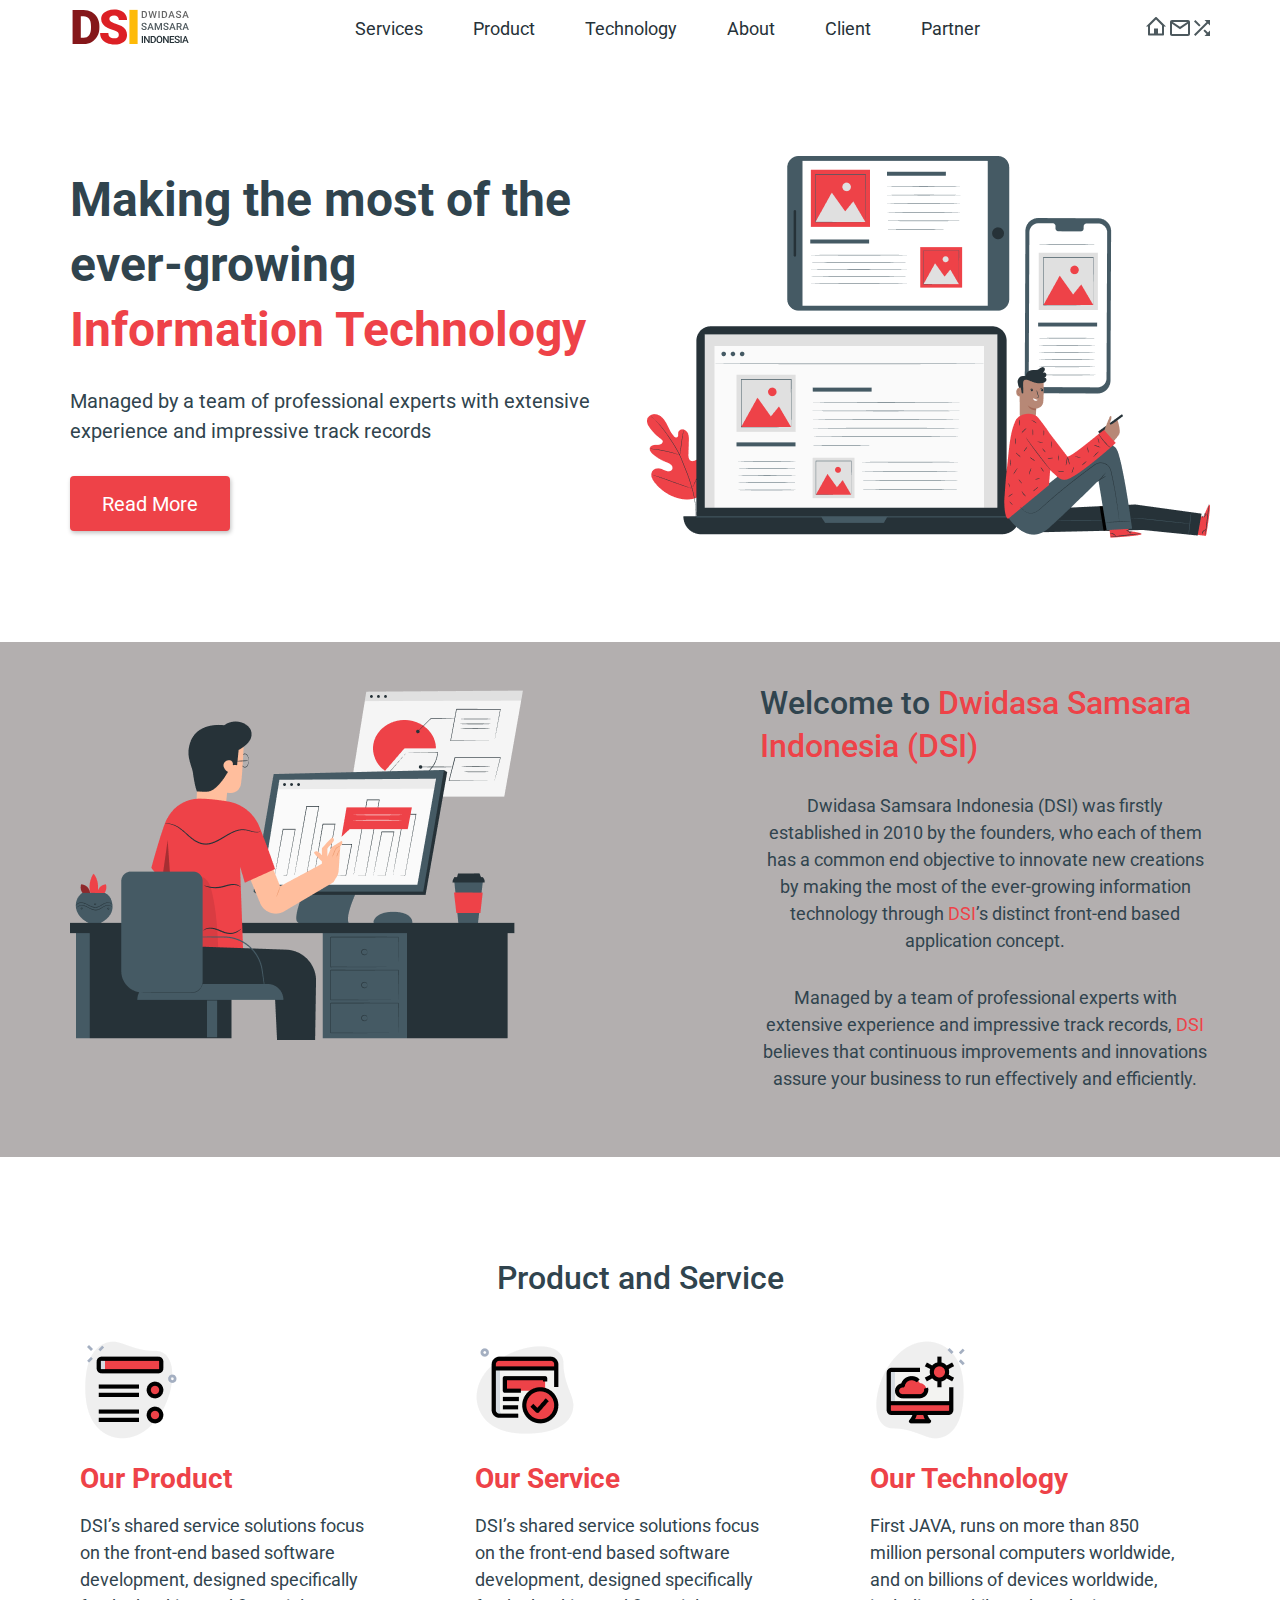
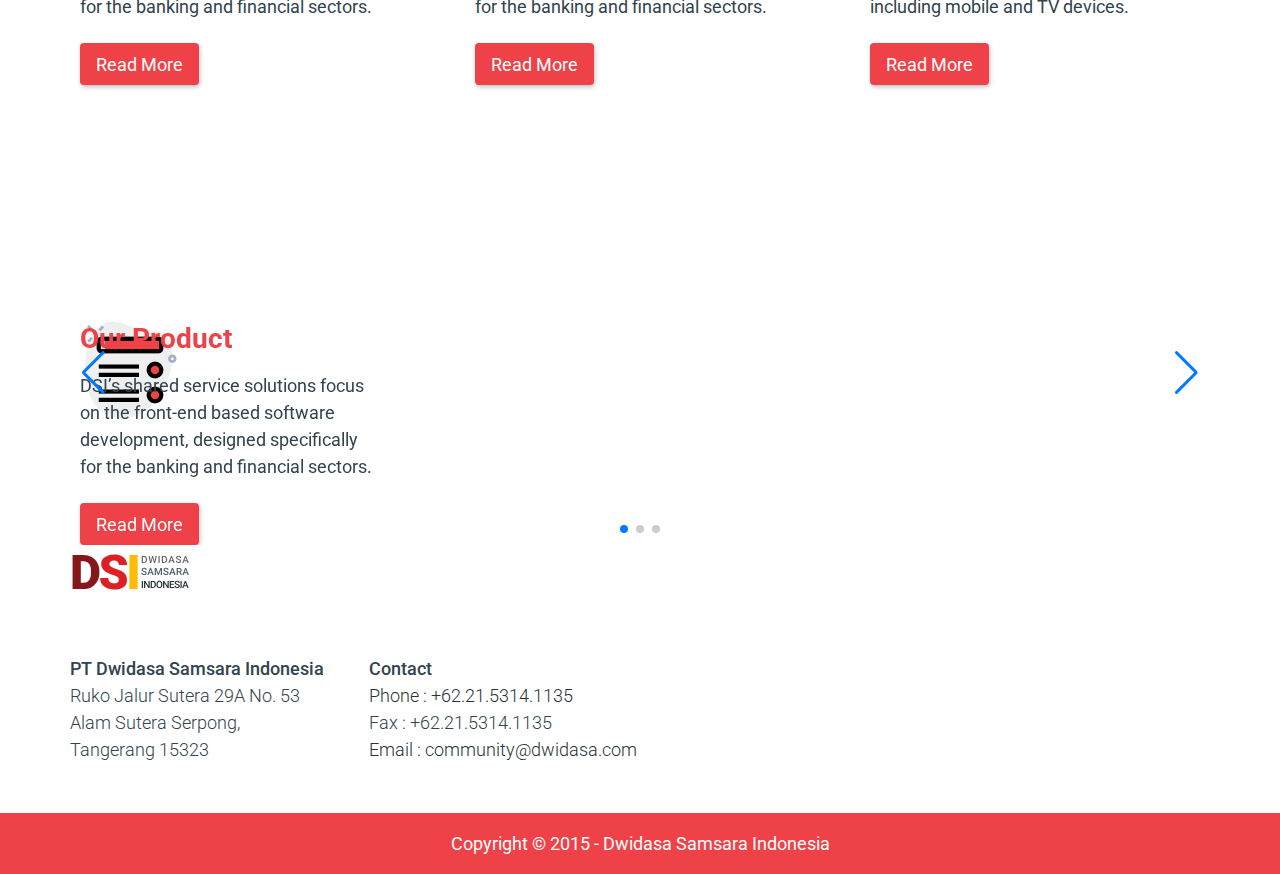
<file: works/Project_0-01/index.html>
<!DOCTYPE html>
<html lang="en">
<head>
    <meta charset="UTF-8">
    <meta http-equiv="X-UA-Compatible" content="IE=edge">
    <meta name="viewport" content="width=device-width, initial-scale=1.0 shrink-to-fit=no">
    <title>DSI</title>
    <link rel="preconnect" href="https://fonts.googleapis.com">
    <link rel="preconnect" href="https://fonts.gstatic.com" crossorigin>
    <link href="https://fonts.googleapis.com/css2?family=Roboto:wght@300;400;500;700&display=swap" rel="stylesheet">
    <link rel="stylesheet" href="css/main.css">
    <link rel="stylesheet" href="https://cdn.jsdelivr.net/npm/swiper/swiper-bundle.min.css">
</head>
<body>
    <header id="header" class="header">
        <div class="container">
            <nav class="nav_bar">
                <img src="img/logo.svg" alt="logo" class="logo">
                <ul class="nav_pannel">
                    <li><a href="#!">Services</a></li>
                    <li><a href="#!">Product</a></li>
                    <li><a href="#!">Technology</a></li>
                    <li><a href="#!">About</a></li>
                    <li><a href="#!">Client</a></li>
                    <li><a href="#!">Partner</a></li>
                </ul>
                <div class="nav_buttons">
                    <a href="#!" class="nav_button">
                        <svg class="navigation" width="20" height="19" viewBox="0 0 20 19" fill="none"
                            xmlns="http://www.w3.org/2000/svg">
                            <path fill-rule="evenodd" clip-rule="evenodd" d="M2 9.58579H0L9.29289 0.292893C9.68342 -0.0976315 10.3166 -0.0976306 10.7071 0.292894L20 9.58579H18V17.5858C18 18.1381 17.5523 18.5858 17 18.5858H3C2.44772 18.5858 2 18.1381 2 17.5858V9.58579ZM4 16.5858H8V11.5858H12V16.5858H16V8.41421L10 2.41421L4 8.41421V16.5858Z" fill="#1F2E35" fill-opacity="0.8" />
                        </svg>
                    </a>
                    <a href="#!" class="nav_button">
                        <svg class="navigation" width="20" height="16" viewBox="0 0 20 16" fill="none" xmlns="http://www.w3.org/2000/svg">
                            <path fill-rule="evenodd" clip-rule="evenodd" d="M0 2C0 0.895431 0.895431 0 2 0H18C19.1046 0 20 0.895431 20 2V14C20 15.1046 19.1046 16 18 16H2C0.895431 16 0 15.1046 0 14V2ZM18 3.8685V14H2V3.86851L10 9.20184L18 3.8685ZM17.1972 2H2.80279L10 6.79814L17.1972 2Z" fill="#1F2E35" fill-opacity="0.8"/>
                        </svg>
                    </a>
                    <a href="#!" class="nav_button">
                        <svg class="navigation" width="16" height="16" viewBox="0 0 16 16" fill="none" xmlns="http://www.w3.org/2000/svg">
                            <path fill-rule="evenodd" clip-rule="evenodd" d="M6.59 5.17L1.41 0L0 1.41L5.17 6.58L6.59 5.17ZM10.5 0L12.54 2.04L0 14.59L1.41 16L13.96 3.46L16 5.5V0H10.5ZM9.42 10.82L10.83 9.41L13.96 12.54L16 10.5V16H10.5L12.55 13.95L9.42 10.82Z" fill="#1F2E35" fill-opacity="0.8"/>
                        </svg>
                    </a>
                </div>
                <div class="burger_btn">
                    <span></span>
                    <span></span>
                    <span></span>
                </div>
                <div class="burger_menu">
                    <ul class="burger_nav_pannel">
                        <li><a href="#">Services</a></li>
                        <li><a href="#">Product</a></li>
                        <li><a href="#">Technology</a></li>
                        <li><a href="#">About</a></li>
                        <li><a href="#">Client</a></li>
                        <li><a href="#">Partner</a></li>
                    </ul>
                    <div class="burger_nav_buttons">
                        <a href="#!" class="nav_button">
                            <svg class="navigation" width="20" height="19" viewBox="0 0 20 19" fill="none" xmlns="http://www.w3.org/2000/svg">
                                <path class="burger_icon" fill-rule="evenodd" clip-rule="evenodd" d="M2 9.58579H0L9.29289 0.292893C9.68342 -0.0976315 10.3166 -0.0976306 10.7071 0.292894L20 9.58579H18V17.5858C18 18.1381 17.5523 18.5858 17 18.5858H3C2.44772 18.5858 2 18.1381 2 17.5858V9.58579ZM4 16.5858H8V11.5858H12V16.5858H16V8.41421L10 2.41421L4 8.41421V16.5858Z" fill="#1F2E35" fill-opacity="1"/>
                            </svg>
                        </a>
                        <a href="#!" class="nav_button">
                            <svg class="navigation" width="20" height="16" viewBox="0 0 20 16" fill="none" xmlns="http://www.w3.org/2000/svg">
                                <path class="burger_icon" fill-rule="evenodd" clip-rule="evenodd" d="M0 2C0 0.895431 0.895431 0 2 0H18C19.1046 0 20 0.895431 20 2V14C20 15.1046 19.1046 16 18 16H2C0.895431 16 0 15.1046 0 14V2ZM18 3.8685V14H2V3.86851L10 9.20184L18 3.8685ZM17.1972 2H2.80279L10 6.79814L17.1972 2Z" fill="#1F2E35" fill-opacity="1"/>
                            </svg>
                        </a>
                        <a href="#!" class="nav_button">
                            <svg class="navigation" width="16" height="16" viewBox="0 0 16 16" fill="none" xmlns="http://www.w3.org/2000/svg">
                                <path class="burger_icon" fill-rule="evenodd" clip-rule="evenodd" d="M6.59 5.17L1.41 0L0 1.41L5.17 6.58L6.59 5.17ZM10.5 0L12.54 2.04L0 14.59L1.41 16L13.96 3.46L16 5.5V0H10.5ZM9.42 10.82L10.83 9.41L13.96 12.54L16 10.5V16H10.5L12.55 13.95L9.42 10.82Z" fill="#1F2E35" fill-opacity="1"/>
                            </svg>
                        </a>
                    </div>
                </div>
                <div class="overflow"></div>
            </nav>
            <div class="title_block">
                <div class="title">
                    <h1 class="title_text">Making the most of the ever-growing <br><span>Information Technology</span></h1>
                    <p class="header_text">Managed by a team of professional experts with extensive experience and impressive track records</p>
                    <a href="#!" class="header_btn">Read More</a>
                </div>
                <div class="header_image">
                    <img src="img/devices.png" alt="devices" class="devices">
                </div>
            </div>
        </div>
    </header>
    <section id="welcome" class="welcome">
        <div class="container">
            <div class="welcome_block">
                <div class="user_image">
                    <img src="img/user.png" alt="user" class="user">
                </div>
                <div class="text_block">
                    <h2 class="welcome_text">Welcome to <span>Dwidasa Samsara Indonesia (DSI)</span>
                    </h2>
                    <p class="welcome_paragraph"> Dwidasa Samsara Indonesia (DSI) was firstly established in 2010 by the founders, who each of them has a common end objective to innovate new creations by making the most of the ever-growing information technology through <span> DSI</span>’s distinct front-end based application concept.</p>
                    <p class="paragraph_text">Managed by a team of professional experts with extensive experience and impressive track records, <span>DSI</span> believes that continuous improvements and innovations assure your business to run effectively and efficiently.</p>
                </div>
            </div>
        </div>
    </section>
    <section id="products" class="products">
        <div class="container">
            <h2 class="pas_block">Product and Service</h2>
            <div class="pas">
                <div class="product">
                    <h3 class="our_product">Our Product</h3>
                    <p class="product_text">DSI’s shared service solutions focus on the front-end based software development, designed specifically for the banking and financial sectors.</p>
                    <a href="#!" class="pas_btn">Read More</a>
                </div>
                <div class="service">
                    <h3 class="our_service">Our Service</h3>
                    <p class="service_text">DSI’s shared service solutions focus on the front-end based software development, designed specifically for the banking and financial sectors.</p>
                    <a href="#!" class="pas_btn">Read More</a>
                </div>
                <div class="technology">
                    <h3 class="our_technology">Our Technology</h3>
                    <p class="technology_text">First JAVA, runs on more than 850 million personal computers worldwide, and on billions of devices worldwide, including mobile and TV devices.</p>
                    <a href="#!" class="pas_btn">Read More</a>
                </div>
            </div>
            <div class="swiper mySwiper">
                <div class="swiper-wrapper">
                    <div class="swiper-slide">
                        <div class="product">
                            <h3 class="our_product">Our Product</h3>
                            <p class="product_text">DSI’s shared service solutions focus on the front-end based software development, designed specifically for the banking and financial sectors.</p>
                            <a href="#!" class="pas_btn">Read More</a>
                        </div>
                    </div>
                    <div class="swiper-slide">
                        <div class="service">
                            <h3 class="our_service">Our Service</h3>
                            <p class="service_text">DSI’s shared service solutions focus on the front-end based software development, designed specifically for the banking and financial sectors.</p>
                            <a href="#!" class="pas_btn">Read More</a>
                        </div>
                    </div>
                    <div class="swiper-slide">
                        <div class="technology">
                            <h3 class="our_technology">Our Technology</h3>
                            <p class="technology_text">First JAVA, runs on more than 850 million personal computers worldwide, and on billions of devices worldwide, including mobile and TV devices.</p>
                            <a href="#!" class="pas_btn">Read More</a>
                        </div>
                    </div>
                </div>
                <div class="swiper-button-next"></div>
                <div class="swiper-button-prev"></div>
                <div class="swiper-pagination"></div>
            </div>
    </section>
    <section id="contacts" class="contacts">
        <div class="container">
            <img src="img/logo.svg" alt="logo" class="footer_logo">
            <div class="address">
                <div class="address_block">
                    <p class="org_name">PT Dwidasa Samsara Indonesia</p>
                    <p class="org_address">Ruko Jalur Sutera 29A No. 53 <br>Alam Sutera Serpong, <br>Tangerang 15323</p>
                </div>
                <div class="contact_block">
                    <p class="org_contact">Contact</p>
                    <a href="tel:+622153141135">Phone : +62.21.5314.1135</a>
                    <p>Fax : +62.21.5314.1135</p>
                    <a href="mailto:community@dwidasa.com">Email : community@dwidasa.com</a>
                </div>
            </div>
        </div>
    </section>
    <footer id="footer" class="footer">
        <div class="container">
            <div class="container">
                <p class="footer_text">Copyright © 2015 - Dwidasa Samsara Indonesia</p>
            </div>
        </div>
    </footer>
    <div class="up_button">
        <img src="img/up.svg" alt="up_button">
    </div>

    <!-- Javascript-->

    <script src="https://cdn.jsdelivr.net/npm/swiper/swiper-bundle.min.js"></script>
    <script src="https://cdnjs.cloudflare.com/ajax/libs/jquery/3.6.0/jquery.min.js"></script>
    <script src="js/main.js"></script>
    <script src="js/slider.js"></script>
    <script src="js/up_button.js"></script>
</body>
</html>
</file>
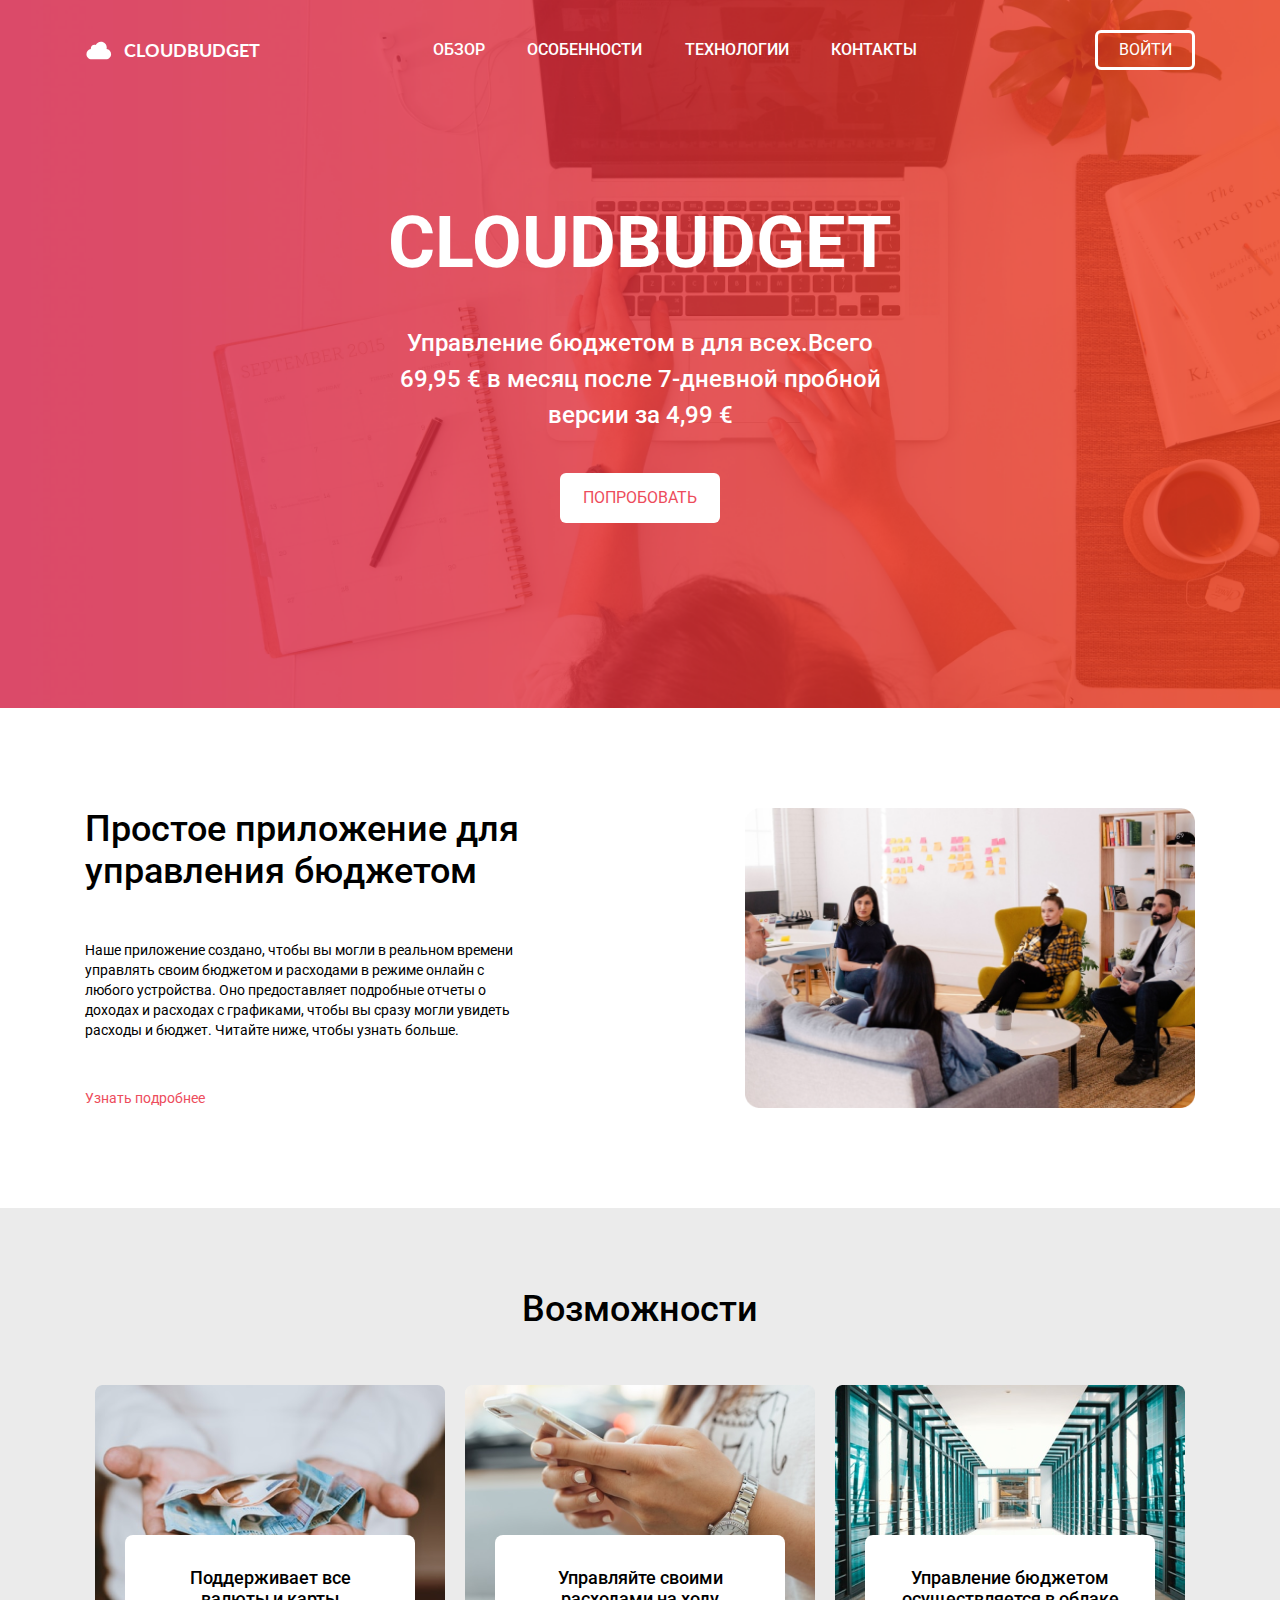
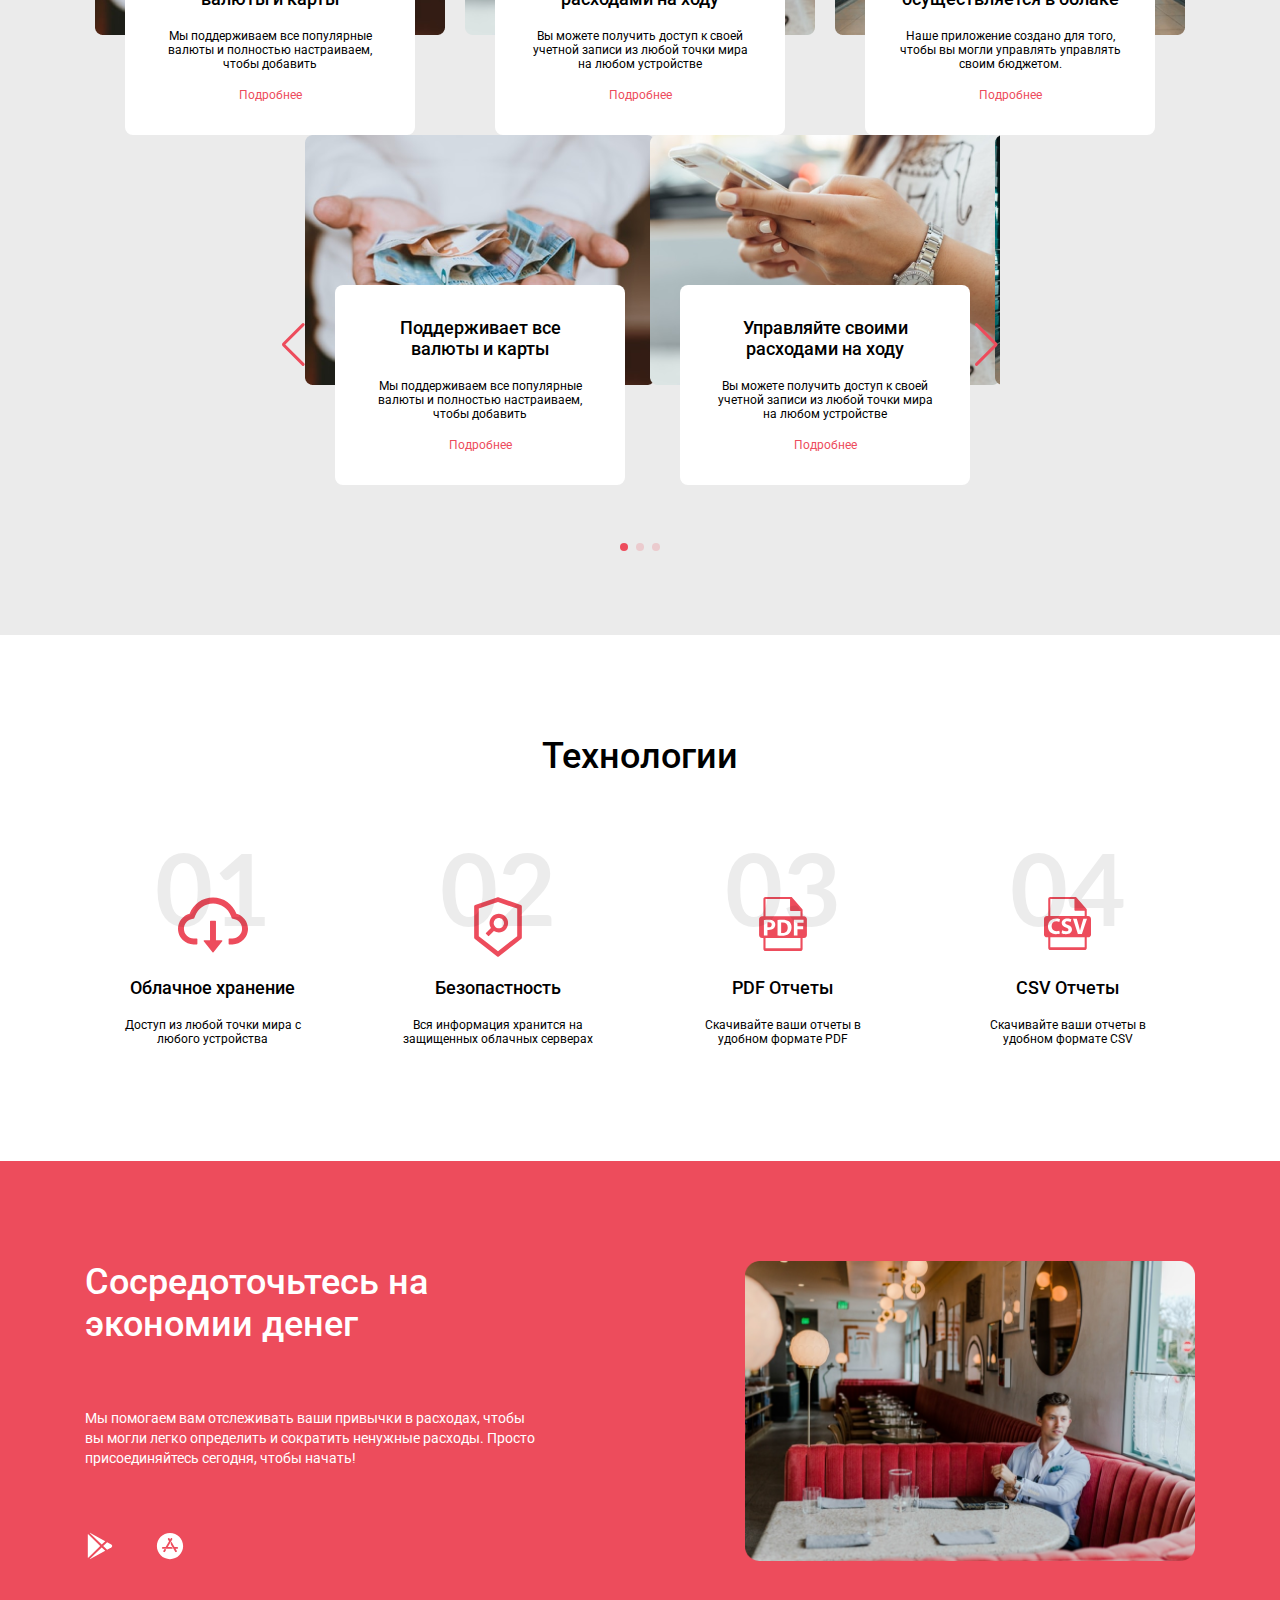
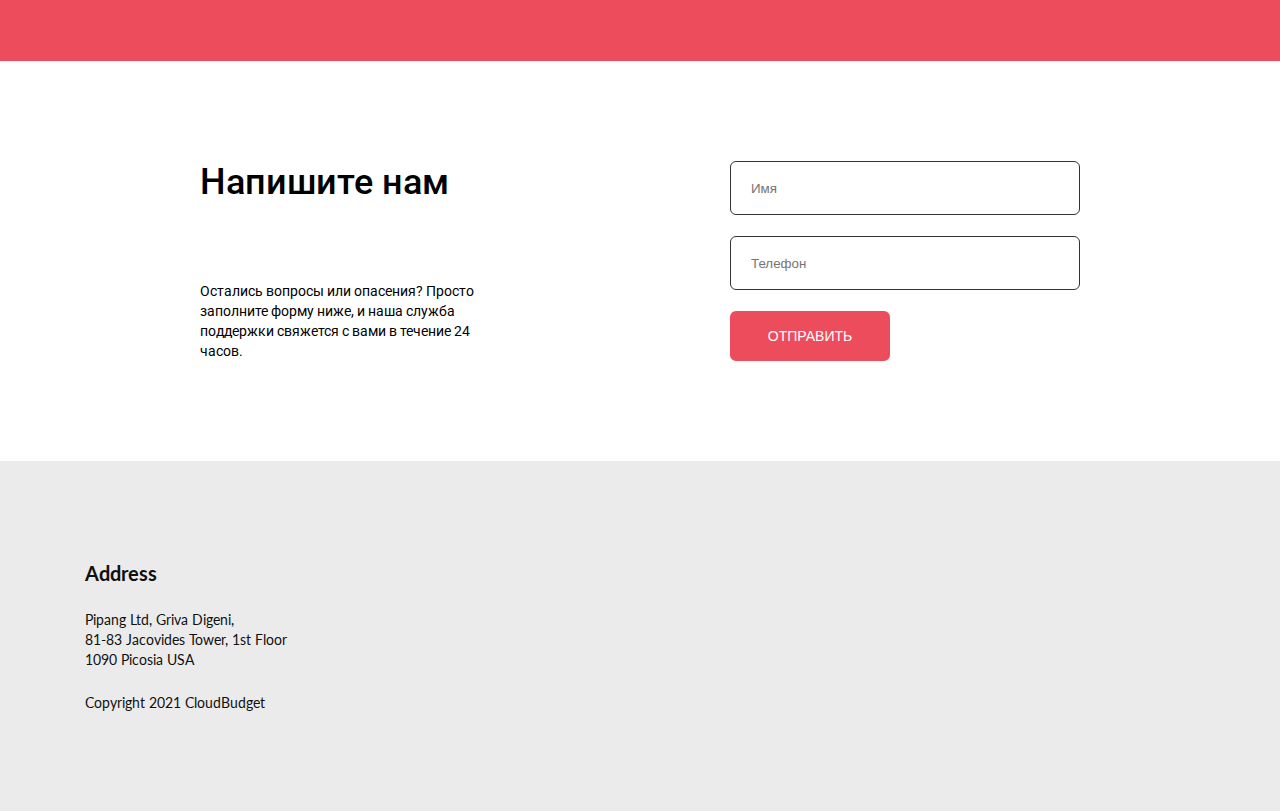
<file: works/Project_0-02/index.html>
<!DOCTYPE html>
<html lang="en">
<head>
    <meta charset="UTF-8">
    <meta http-equiv="X-UA-Compatible" content="IE=edge">
    <meta name="viewport" content="width=device-width, initial-scale=1.0 shrink-to-fit=no">
    <title>Cloud Budget</title>
    <link rel="stylesheet" href="css/main.css">
    <link rel="preconnect" href="https://fonts.googleapis.com">
    <link rel="preconnect" href="https://fonts.gstatic.com" crossorigin>
    <link href="https://fonts.googleapis.com/css2?family=Lato:wght@400;700&family=Roboto:wght@400;500;700&display=swap" rel="stylesheet">
    <link rel="stylesheet" href="https://cdn.jsdelivr.net/npm/swiper/swiper-bundle.min.css" />
</head>
<body>
    <header id="header" class="header">
        <div class="container">
            <div class="panel">
                <div class="logo">
                    <img src="img/logo.svg" alt="logo" class="logo_image">
                    <p class="logo_text">CloudBudget</p>
                </div>
                <nav class="nav_bar">
                    <ul class="nav_panel">
                        <li><a href="#about" class="nav_menu">обзор</a></li>
                        <li><a href="#capabilities" class="nav_menu">особенности</a></li>
                        <li><a href="#technologies" class="nav_menu">технологии</a></li>
                        <li><a href="#feedback_form" class="nav_menu">контакты</a></li>
                    </ul>
                </nav>
                <div class="nav_button">
                    <a href="#!" class="nav_btn">войти</a>
                </div>
            </div>
            <div class="burger_button">
                <span></span>
                <span></span>
                <span></span>
            </div>
            <div class="burger_menu container">
                <ul class="nav_panel">
                    <li><a href="#about" class="nav_menu">обзор</a></li>
                    <li><a href="#capabilities" class="nav_menu">особенности</a></li>
                    <li><a href="#technologies" class="nav_menu">технологии</a></li>
                    <li><a href="#feedback_form" class="nav_menu">контакты</a></li>
                </ul>
                <div class="nav_button">
                    <a href="#!" class="nav_btn">войти</a>
                </div>
            </div>
            <div class="overflow"></div>
        </div>
        <div class="title">
            <h1 class="header_title">CloudBudget</h1>
            <p class="header_text">Управление бюджетом в для всех.Всего 69,95 € в месяц после 7-дневной пробной версии за 4,99 €</p>
            <a href="#feedback_form" class="title_btn">попробовать</a>
        </div>
    </header>
    <section class="about" id="about">
        <div class="container">
            <div class="about_wrapper">
                <div class="text_block">
                    <h2 class="title_text">Простое приложение для управления бюджетом</h2>
                    <p class="section_text">Наше приложение создано, чтобы вы могли в реальном времени управлять своим
                        бюджетом и расходами в режиме онлайн с любого устройства. Оно предоставляет подробные отчеты о
                        доходах и расходах с графиками, чтобы вы сразу могли увидеть расходы и бюджет. Читайте ниже,
                        чтобы узнать больше.</p>
                    <a href="#feedback_form" class="about_btn">Узнать подробнее</a>
                </div>
                <img src="img/img01.png" alt="about" class="about_image">
            </div>
        </div>
    </section>
    <section class="capabilities" id="capabilities">
        <div class="container">
            <h2 class="title_text">Возможности</h2>
            <div class="capa_block">
                <div class="card">
                    <img src="img/img02.png" alt="cards" class="card_image">
                    <div class="card_block">
                        <h3 class="block_title">Поддерживает все<br>валюты и карты</h3>
                        <p class="block_text">Мы поддерживаем все популярные валюты и полностью настраиваем, чтобы добавить</p>
                        <a href="#feedback_form" class="block_btn">Подробнее</a>
                    </div>
                </div>
                <div class="card">
                    <img src="img/img03.png" alt="expenses_img" class="card_image">
                    <div class="card_block">
                        <h3 class="block_title">Управляйте своими<br>расходами на ходу</h3>
                        <p class="block_text">Вы можете получить доступ к своей учетной записи из любой точки мира на любом устройстве</p>
                        <a href="#feedback_form" class="block_btn">Подробнее</a>
                    </div>
                </div>
                <div class="card">
                    <img src="img/img04.png" alt="budget_img" class="card_image">
                    <div class="card_block">
                        <h3 class="block_title">Управление бюджетом<br>осуществляется в облаке</h3>
                        <p class="block_text">Наше приложение создано для того, чтобы вы могли управлять управлять своим бюджетом.</p>
                        <a href="#feedback_form" class="block_btn">Подробнее</a>
                    </div>
                </div>
            </div>
            <div class="swiper mySwiper">
                <div class="swiper-wrapper">
                    <div class="swiper-slide">
                        <div class="card">
                            <img src="img/img02.png" alt="cards" class="card_image">
                            <div class="card_block">
                                <h3 class="block_title">Поддерживает все<br>валюты и карты</h3>
                                <p class="block_text">Мы поддерживаем все популярные валюты и полностью настраиваем, чтобы добавить</p>
                                <a href="#feedback_form" class="block_btn">Подробнее</a>
                            </div>
                        </div>
                    </div>
                    <div class="swiper-slide">
                        <div class="card">
                            <img src="img/img03.png" alt="expenses_img" class="card_image">
                            <div class="card_block">
                                <h3 class="block_title">Управляйте своими<br>расходами на ходу</h3>
                                <p class="block_text">Вы можете получить доступ к своей учетной записи из любой точки мира на любом устройстве</p>
                                <a href="#feedback_form" class="block_btn">Подробнее</a>
                            </div>
                        </div>
                    </div>
                    <div class="swiper-slide">
                        <div class="card">
                            <img src="img/img04.png" alt="budget_img" class="card_image">
                            <div class="card_block">
                                <h3 class="block_title">Управление бюджетом<br>осуществляется в облаке</h3>
                                <p class="block_text">Наше приложение создано для того, чтобы вы могли управлять управлять своим бюджетом.</p>
                                <a href="#feedback_form" class="block_btn">Подробнее</a>
                            </div>
                        </div>
                    </div>
                </div>
                <div class="swiper-button-next"></div>
                <div class="swiper-button-prev"></div>
                <div class="swiper-pagination"></div>
            </div>
        </div>
    </section>
    <section class="technologies" id="technologies">
        <div class="container">
            <h2 class="title_text">Технологии</h2>
            <div class="offer_block">
                <div class="offer">
                    <p class="background">01</p>
                    <h3 class="block_title">Облачное хранение</h3>
                    <p class="block_text">Доступ из любой точки мира с любого устройства</p>
                </div>
                <div class="offer">
                    <p class="background">02</p>
                    <h3 class="block_title">Безопастность</h3>
                    <p class="block_text">Вся информация хранится на защищенных облачных серверах</p>
                </div>
                <div class="offer">
                    <p class="background">03</p>
                    <h3 class="block_title">PDF Отчеты</h3>
                    <p class="block_text">Скачивайте ваши отчеты в удобном формате PDF</p>
                </div>
                <div class="offer">
                    <p class="background">04</p>
                    <h3 class="block_title">CSV Отчеты</h3>
                    <p class="block_text">Скачивайте ваши отчеты в удобном формате CSV</p>
                </div>
            </div>
        </div>
    </section>
    <section class="pink_block">
        <div class="container">
            <div class="pink_block_wrapper">
                <div class="text_block">
                    <h2 class="title_text">Сосредоточьтесь на экономии денег</h2>
                    <p class="section_text">Мы помогаем вам отслеживать ваши привычки в расходах, чтобы вы могли легко определить и сократить ненужные расходы. Просто присоединяйтесь сегодня, чтобы начать!</p>
                    <div class="pink_buttons">
                        <a href="https://play.google.com/" target="_blank">
                            <svg width="30" height="30" viewBox="0 0 32 32" fill="none" xmlns="http://www.w3.org/2000/svg">
                                <path d="M3 3.71803V28.2805C3.00016 28.3338 3.01606 28.3859 3.04569 28.4302C3.07532 28.4745 3.11737 28.509 3.16656 28.5295C3.21575 28.55 3.2699 28.5555 3.32222 28.5454C3.37453 28.5352 3.42268 28.5098 3.46062 28.4724L16.25 15.9999L3.46062 3.52616C3.42268 3.48874 3.37453 3.46336 3.32222 3.45321C3.2699 3.44305 3.21575 3.44856 3.16656 3.46905C3.11737 3.48954 3.07532 3.5241 3.04569 3.56839C3.01606 3.61269 3.00016 3.66474 3 3.71803V3.71803Z" fill="white"/>
                                <path d="M21.6125 10.8749L5.57627 2.03994L5.56627 2.03432C5.29002 1.88432 5.02752 2.25807 5.25377 2.47557L17.8244 14.4956L21.6125 10.8749Z" fill="white"/>
                                <path d="M5.25499 29.5244C5.02749 29.7419 5.28999 30.1157 5.56749 29.9657L5.57749 29.96L21.6125 21.125L17.8244 17.5032L5.25499 29.5244Z" fill="white"/>
                                <path d="M28.0863 14.4374L23.6081 11.9712L19.3975 15.9999L23.6081 20.0268L28.0863 17.5624C29.3044 16.8893 29.3044 15.1106 28.0863 14.4374Z" fill="white"/>
                            </svg>
                        </a>
                        <a href="https://www.apple.com/app-store/" target="_blank">
                            <svg width="30" height="30" viewBox="0 0 32 32" fill="none" xmlns="http://www.w3.org/2000/svg">
                                <path d="M16 2C8.26625 2 2 8.26625 2 16C2 23.7337 8.26625 30 16 30C23.7337 30 30 23.7337 30 16C30 8.26625 23.7337 2 16 2ZM10.6875 22.1181C10.6016 22.2647 10.4786 22.386 10.3309 22.4699C10.1833 22.5538 10.0161 22.5974 9.84625 22.5963C9.67314 22.5978 9.50303 22.551 9.355 22.4613C9.24478 22.3974 9.14826 22.3124 9.07098 22.2111C8.9937 22.1098 8.93718 21.9943 8.90466 21.8711C8.87214 21.748 8.86426 21.6196 8.88148 21.4934C8.8987 21.3672 8.94068 21.2456 9.005 21.1356L9.96062 19.5469C10.0089 19.4649 10.0778 19.3969 10.1605 19.3498C10.2431 19.3026 10.3367 19.2779 10.4319 19.2781H10.5731C11.2662 19.2781 11.7513 19.695 11.8925 20.0987L10.6875 22.1181ZM18.7781 18.9931L12.52 19H8.36063C8.22976 19.0006 8.10015 18.9745 7.97965 18.9235C7.85915 18.8724 7.75027 18.7974 7.65963 18.7031C7.56898 18.6087 7.49845 18.4968 7.45232 18.3744C7.40618 18.2519 7.38541 18.1214 7.39125 17.9906C7.41125 17.4656 7.86937 17.0681 8.39125 17.0681H11.4062L14.9806 10.9838L13.8231 9.01188C13.5625 8.5625 13.6781 7.97 14.125 7.6875C14.2352 7.61625 14.3586 7.56801 14.4879 7.54569C14.6172 7.52337 14.7497 7.52742 14.8773 7.5576C15.005 7.58779 15.1253 7.64348 15.2309 7.72133C15.3365 7.79918 15.4253 7.89759 15.4919 8.01062L16.1106 9.0675H16.1175L16.7369 8.01062C16.8036 7.89817 16.8922 7.8003 16.9975 7.72284C17.1028 7.64538 17.2227 7.58991 17.3499 7.55976C17.4771 7.52961 17.609 7.52538 17.7379 7.54732C17.8668 7.56927 17.9899 7.61694 18.1 7.6875C18.5444 7.97 18.6588 8.5625 18.3962 9.01375L17.2388 10.9856L16.1138 12.9038L13.6706 17.07V17.0769H17.2712C17.7225 17.0769 18.2881 17.3194 18.5169 17.7094L18.5369 17.75C18.7388 18.0931 18.8531 18.3288 18.8531 18.6719C18.8498 18.7833 18.825 18.893 18.78 18.995L18.7781 18.9931ZM23.6375 19H21.9431V19.0069L23.1819 21.1138C23.3151 21.3356 23.3559 21.601 23.2955 21.8526C23.235 22.1043 23.0782 22.3222 22.8587 22.4594C22.7066 22.5521 22.5319 22.6012 22.3538 22.6012C22.1844 22.6012 22.0179 22.5573 21.8705 22.4738C21.723 22.3904 21.5997 22.2702 21.5125 22.125L19.6819 19.0088L18.5444 17.0713L17.0769 14.5625C16.8643 14.2043 16.7488 13.7969 16.7417 13.3804C16.7345 12.9639 16.8361 12.5528 17.0362 12.1875C17.3262 11.6756 17.5481 11.5413 17.5481 11.5413L20.8125 17.0625H23.6194C24.1444 17.0625 24.595 17.4663 24.6194 17.9844C24.6244 18.1161 24.6028 18.2475 24.5558 18.3707C24.5088 18.4938 24.4374 18.6062 24.3458 18.7011C24.2543 18.7959 24.1445 18.8713 24.0231 18.9227C23.9017 18.974 23.7712 19.0003 23.6394 19H23.6375Z" fill="white"/>
                            </svg>
                        </a>
                    </div>
                </div>
                <img src="img/img05.png" alt="dude" class="pink_block_image">
            </div>
        </div>
    </section>
    <section class="feedback">
        <div class="container">
            <div class="feedback_wrapper">
                <div class="text_block">
                    <h2 class="title_text">Напишите нам</h2>
                    <p class="section_text">Остались вопросы или опасения? Просто заполните форму ниже, и наша служба поддержки свяжется с вами в течение 24 часов.</p>
                </div>
                <div class="form" id="feedback_form">
                    <form action="#!">
                        <input type="text" placeholder="Имя" required>
                        <input type="tel" placeholder="Телефон" required>
                        <button type="submit" class="btn">отправить</button>
                    </form>
                </div>
            </div>
        </div>
    </section>
    <footer id="footer" class="footer">
        <div class="container">
            <div class="text_block">
                <h4 class="address_title">Address</h4>
                <p class="address_text">Pipang Ltd, Griva Digeni,<br>81-83 Jacovides Tower, 1st Floor <br>1090 Picosia USA</p>
                <p class="copyright">Copyright 2021 CloudBudget</p>
            </div>
        </div>
    </footer>
    <div class="up_button">
        <img src="img/up.svg" alt="up">
    </div>
    <script src="https://cdnjs.cloudflare.com/ajax/libs/jquery/3.6.0/jquery.min.js"></script>
    <script src="https://cdn.jsdelivr.net/npm/swiper/swiper-bundle.min.js"></script>
    <script src="js/main.js"></script>
    <script src="js/slider.js"></script>
    <script src="js/up_button.js"></script>
</body>
</html>
</file>
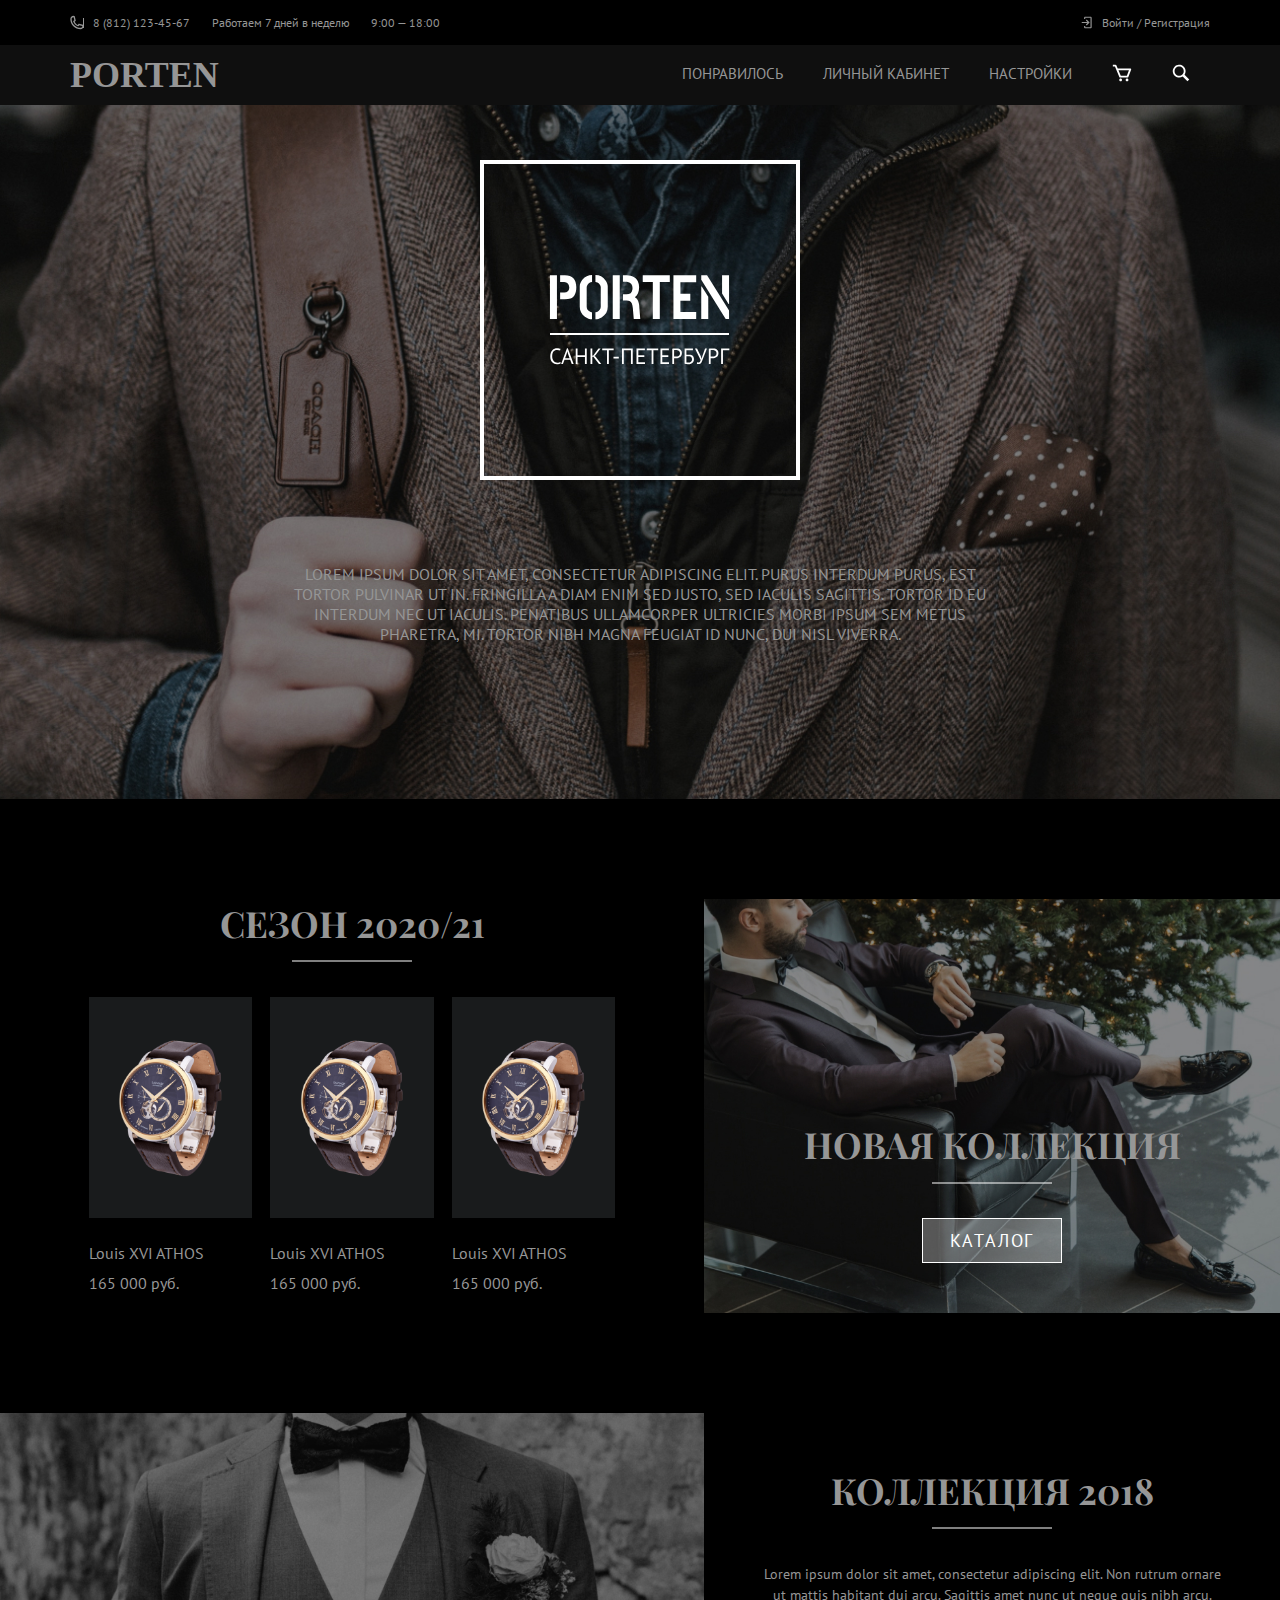
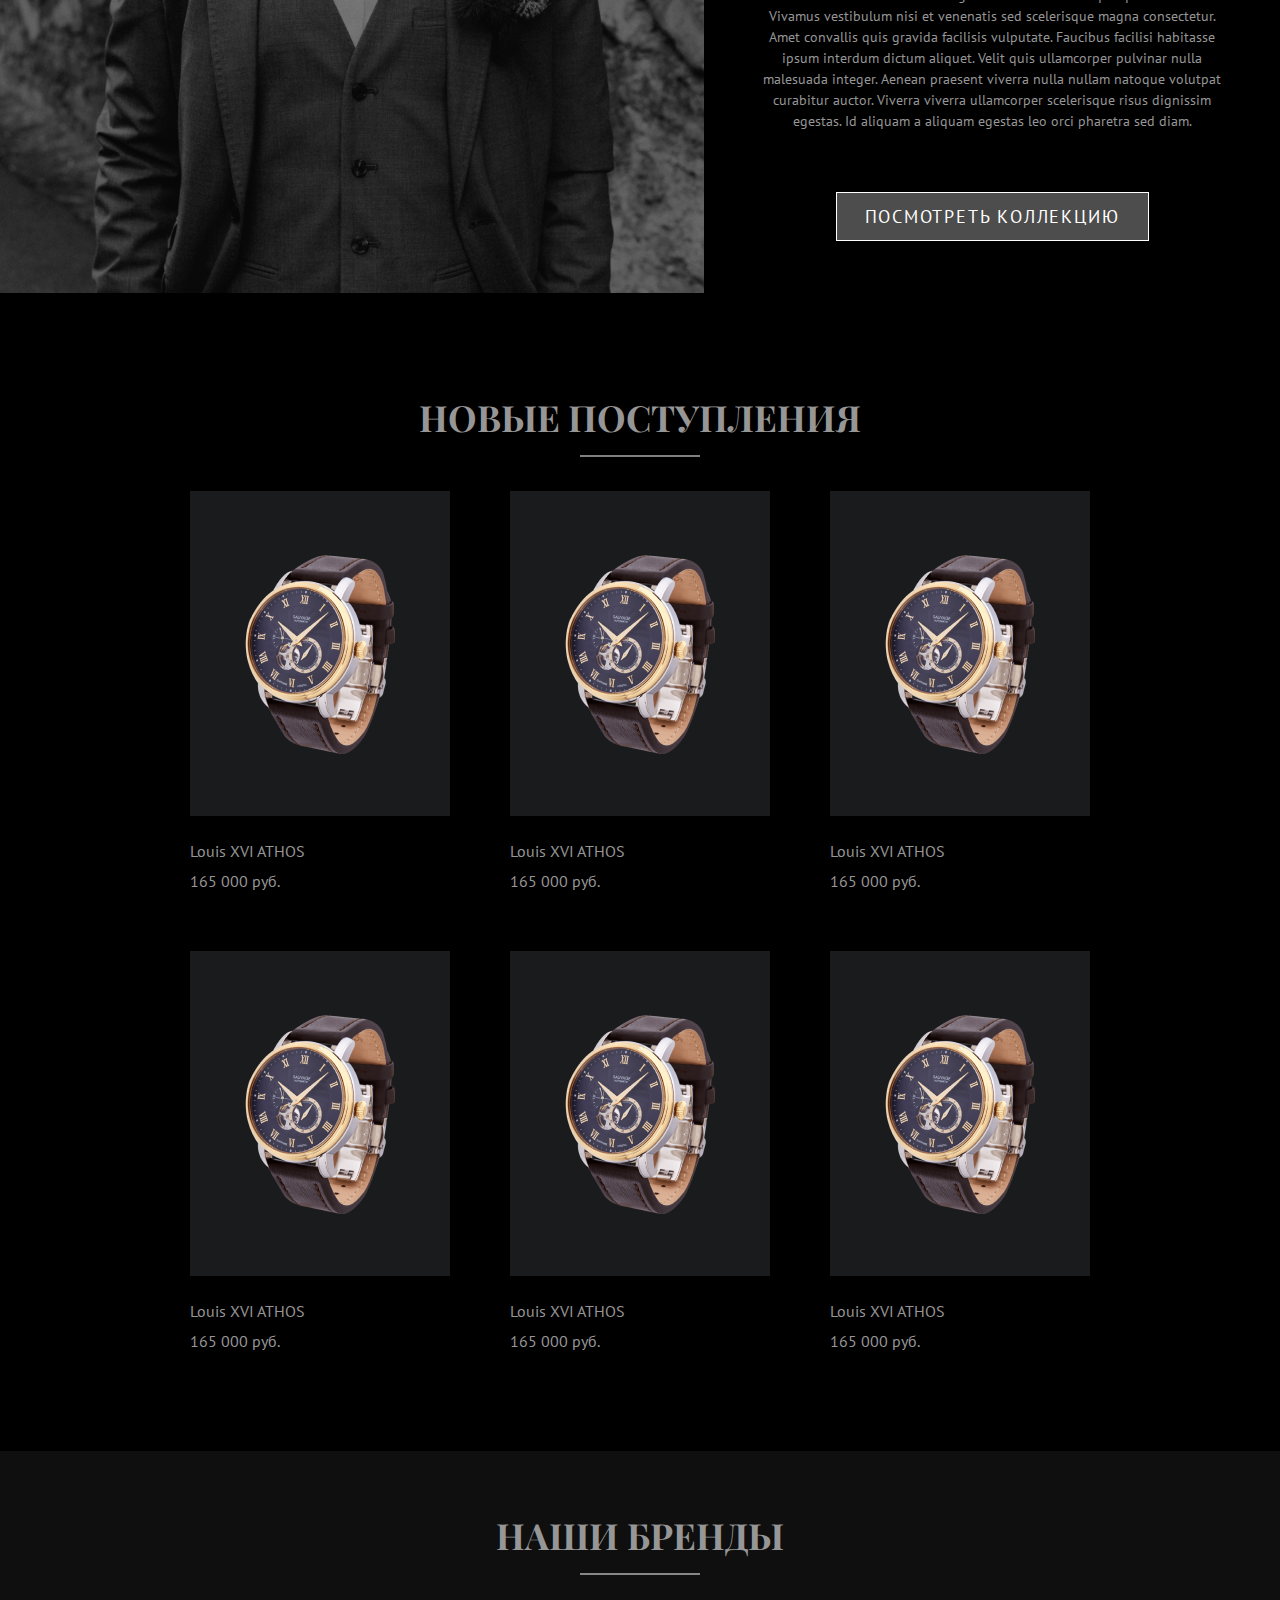
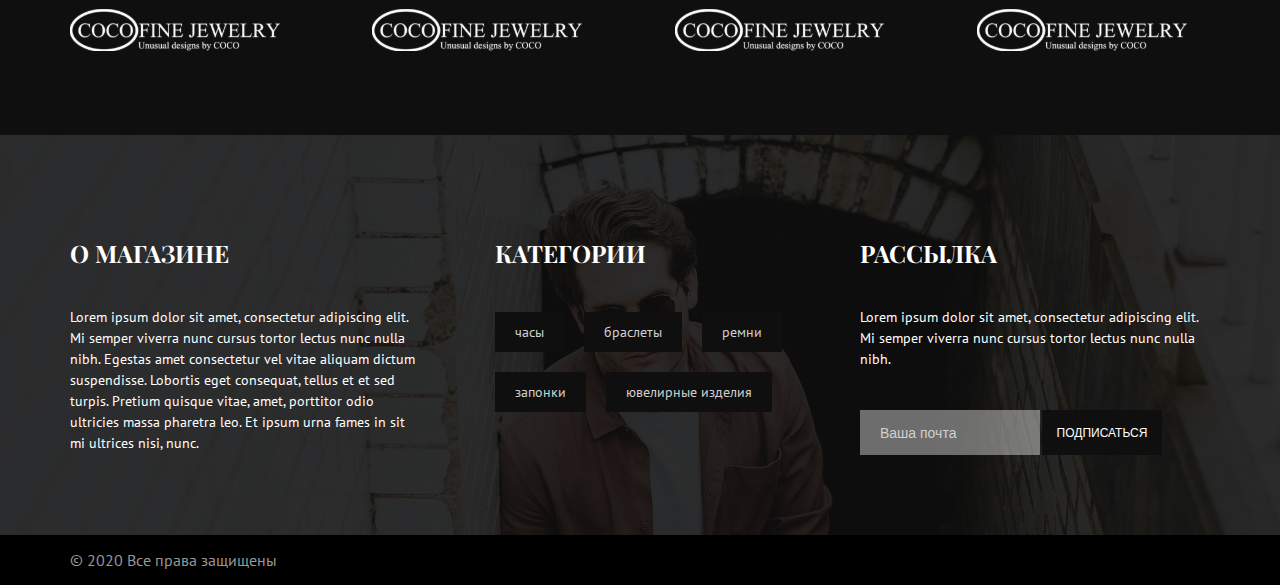
<file: works/Project_0-03/index.html>
<!DOCTYPE html>
<html lang="en">
<head>
    <meta charset="UTF-8">
    <meta http-equiv="X-UA-Compatible" content="IE=edge">
    <meta name="viewport" content="width=device-width, initial-scale=1.0 shrink-to-fit=no">
    <title>Porten</title>
    <link href="http://fonts.cdnfonts.com/css/post-no-bills-jaffna" rel="stylesheet">
    <link rel="preconnect" href="https://fonts.googleapis.com">
    <link rel="preconnect" href="https://fonts.gstatic.com" crossorigin>
    <link href="https://fonts.googleapis.com/css2?family=PT+Sans&family=Playfair+Display:wght@700&display=swap" rel="stylesheet">
    <link href="css/main.css" rel="stylesheet">
</head>
<body>
    <header class="header">
        <div class="top_bar">
            <div class="container">
                <div class="contact_bar">
                    <div class="phone">
                        <img src="img/phone-icon.svg" alt="phone-icon">
                        <a href="tel:88121234567">8 (812) 123-45-67</a>
                    </div>
                    <p>Работаем 7 дней в неделю</p>
                    <p>9:00 — 18:00 </p>
                </div>
                <div class="enter">
                    <img src="img/enter.svg" alt="enter_button" class="enter_btn">
                    <a href="#!">Войти / Регистрация</a>
                </div>
            </div>
        </div>
        <div class="mid_bar">
            <div class="container">
                <div class="logo">
                    <p>PORTEN</p>
                </div>
                <nav class="nav_bar">
                    <ul class="nav_pannel">
                        <li><a href="#!" class="menu_link">Понравилось</a></li>
                        <li><a href="#!" class="menu_link">личный кабинет</a></li>
                        <li><a href="#!" class="menu_link">настройки</a></li>
                        <li><a href="#!" class="nav_btn">
                                <svg class="navigation" width="20" height="18" viewBox="0 0 20 18" fill="none" xmlns="http://www.w3.org/2000/svg">
                                    <path d="M19.0035 4.81175C18.9192 4.6899 18.8066 4.59031 18.6754 4.5215C18.5441 4.45269 18.3982 4.41672 18.25 4.41667H5.72193L4.66409 1.8775C4.52539 1.54312 4.29052 1.25746 3.98927 1.05673C3.68801 0.856001 3.33393 0.749247 2.97193 0.750004H0.833344V2.58334H2.97193L7.32059 13.0196C7.39025 13.1866 7.50775 13.3292 7.65831 13.4295C7.80887 13.5298 7.98575 13.5834 8.16668 13.5833H15.5C15.8823 13.5833 16.2242 13.3459 16.3589 12.9893L19.1089 5.656C19.1609 5.51724 19.1785 5.36794 19.1601 5.22091C19.1417 5.07387 19.088 4.93348 19.0035 4.81175ZM14.8648 11.75H8.77809L6.48643 6.25H16.9273L14.8648 11.75Z" fill="white"/>
                                    <path d="M8.625 17.25C9.38439 17.25 10 16.6344 10 15.875C10 15.1156 9.38439 14.5 8.625 14.5C7.86561 14.5 7.25 15.1156 7.25 15.875C7.25 16.6344 7.86561 17.25 8.625 17.25Z" fill="white"/>
                                    <path d="M15.0417 17.25C15.801 17.25 16.4167 16.6344 16.4167 15.875C16.4167 15.1156 15.801 14.5 15.0417 14.5C14.2823 14.5 13.6667 15.1156 13.6667 15.875C13.6667 16.6344 14.2823 17.25 15.0417 17.25Z" fill="white"/>
                                </svg>
                            </a>
                        </li>
                        <li><a href="#!" class="nav_btn">
                                <svg class="navigation" width="18" height="18" viewBox="0 0 18 18" fill="none" xmlns="http://www.w3.org/2000/svg">
                                    <path d="M17.25 15.4167L12.5255 10.6922C13.3989 9.36482 13.7487 7.76053 13.5072 6.18999C13.2657 4.61945 12.4501 3.19437 11.2182 2.19068C9.98634 1.18698 8.42587 0.67606 6.83892 0.756838C5.25197 0.837616 3.75144 1.50434 2.62785 2.62794C1.50425 3.75153 0.837524 5.25206 0.756746 6.83901C0.675968 8.42596 1.18689 9.98643 2.19058 11.2183C3.19428 12.4502 4.61936 13.2658 6.1899 13.5073C7.76044 13.7488 9.36473 13.399 10.6922 12.5256L15.4167 17.2501L17.25 15.4167ZM2.58332 7.16675C2.58332 4.6395 4.63941 2.58341 7.16666 2.58341C9.69391 2.58341 11.75 4.6395 11.75 7.16675C11.75 9.694 9.69391 11.7501 7.16666 11.7501C4.63941 11.7501 2.58332 9.694 2.58332 7.16675Z" fill="white"/>
                                </svg>
                            </a>
                        </li>
                    </ul>
                    <div class="burger_button">
                        <span></span>
                        <span></span>
                        <span></span>
                    </div>
                    <div class="burger_menu">
                        <ul class="nav_pannel">
                            <li><a href="#!" class="menu_link">Понравилось</a></li>
                            <li><a href="#!" class="menu_link">личный кабинет</a></li>
                            <li><a href="#!" class="menu_link">настройки</a></li>
                            <li><a href="#!">Войти / Регистрация</a></li>
                            <div class="nav_pannel_buttons">
                                <li><a href="#!" class="nav_btn">
                                        <svg class="navigation" width="20" height="18" viewBox="0 0 20 18" fill="none" xmlns="http://www.w3.org/2000/svg">
                                            <path d="M19.0035 4.81175C18.9192 4.6899 18.8066 4.59031 18.6754 4.5215C18.5441 4.45269 18.3982 4.41672 18.25 4.41667H5.72193L4.66409 1.8775C4.52539 1.54312 4.29052 1.25746 3.98927 1.05673C3.68801 0.856001 3.33393 0.749247 2.97193 0.750004H0.833344V2.58334H2.97193L7.32059 13.0196C7.39025 13.1866 7.50775 13.3292 7.65831 13.4295C7.80887 13.5298 7.98575 13.5834 8.16668 13.5833H15.5C15.8823 13.5833 16.2242 13.3459 16.3589 12.9893L19.1089 5.656C19.1609 5.51724 19.1785 5.36794 19.1601 5.22091C19.1417 5.07387 19.088 4.93348 19.0035 4.81175ZM14.8648 11.75H8.77809L6.48643 6.25H16.9273L14.8648 11.75Z" fill="white"/>
                                            <path d="M8.625 17.25C9.38439 17.25 10 16.6344 10 15.875C10 15.1156 9.38439 14.5 8.625 14.5C7.86561 14.5 7.25 15.1156 7.25 15.875C7.25 16.6344 7.86561 17.25 8.625 17.25Z" fill="white"/>
                                            <path d="M15.0417 17.25C15.801 17.25 16.4167 16.6344 16.4167 15.875C16.4167 15.1156 15.801 14.5 15.0417 14.5C14.2823 14.5 13.6667 15.1156 13.6667 15.875C13.6667 16.6344 14.2823 17.25 15.0417 17.25Z" fill="white"/>
                                        </svg>
                                    </a>
                                </li>
                                <li><a href="#!" class="nav_btn">
                                        <svg class="navigation" width="18" height="18" viewBox="0 0 18 18" fill="none" xmlns="http://www.w3.org/2000/svg">
                                            <path d="M17.25 15.4167L12.5255 10.6922C13.3989 9.36482 13.7487 7.76053 13.5072 6.18999C13.2657 4.61945 12.4501 3.19437 11.2182 2.19068C9.98634 1.18698 8.42587 0.67606 6.83892 0.756838C5.25197 0.837616 3.75144 1.50434 2.62785 2.62794C1.50425 3.75153 0.837524 5.25206 0.756746 6.83901C0.675968 8.42596 1.18689 9.98643 2.19058 11.2183C3.19428 12.4502 4.61936 13.2658 6.1899 13.5073C7.76044 13.7488 9.36473 13.399 10.6922 12.5256L15.4167 17.2501L17.25 15.4167ZM2.58332 7.16675C2.58332 4.6395 4.63941 2.58341 7.16666 2.58341C9.69391 2.58341 11.75 4.6395 11.75 7.16675C11.75 9.694 9.69391 11.7501 7.16666 11.7501C4.63941 11.7501 2.58332 9.694 2.58332 7.16675Z" fill="white"/>
                                        </svg>
                                    </a>
                                </li>
                            </div>
                        </ul>
                    </div>
                    <div class="overflow"></div>
                </nav>
            </div>
        </div>
        <div class="main_header">
            <div class="main_logo">
                <img src="img/logo.svg" alt="logo">
            </div>
            <div class="header_text">
                <p class="header_title">Lorem ipsum dolor sit amet, consectetur adipiscing elit. Purus interdum purus, est tortor pulvinar ut
                    in. Fringilla a diam enim sed justo, sed iaculis sagittis. Tortor id eu interdum nec ut iaculis.
                    Penatibus ullamcorper ultricies morbi ipsum sem metus pharetra, mi. Tortor nibh magna feugiat id nunc, dui nisl viverra.
                </p>
            </div>
        </div>
    </header>
    <section class="collections">
        <div class="new_sezon">
            <h2 class="main_text">СЕЗОН 2020/21</h2>
            <div class="watch_catalog">
                <div class="watch">
                    <div class="watch_img">
                        <img src="img/watch.png" alt="watch" class="image_watch">
                    </div>
                    <p class="watch_main">Louis XVI ATHOS</p>
                    <p class="watch_secondary">165 000 руб.</p>
                </div>
                <div class="watch">
                    <div class="watch_img">
                        <img src="img/watch.png" alt="watch" class="image_watch">
                    </div>
                    <p class="watch_main">Louis XVI ATHOS</p>
                    <p class="watch_secondary">165 000 руб.</p>
                </div>
                <div class="watch">
                    <div class="watch_img">
                        <img src="img/watch.png" alt="watch" class="image_watch">
                    </div>
                    <p class="watch_main">Louis XVI ATHOS</p>
                    <p class="watch_secondary">165 000 руб.</p>
                </div>
            </div>
        </div>
        <div class="new_collection">
            <h2 class="main_text">Новая коллекция</h2>
            <a href="#!" class="catalog_btn">Каталог</a>
        </div>
    </section>
    <section class="old_collection">
        <img src="img/BWman.jpg" alt="BWman" class="bw_image">
        <div class="old_text">
            <h2 class="main_text">коллекция 2018</h2>
            <p>Lorem ipsum dolor sit amet, consectetur adipiscing elit. Non rutrum ornare ut mattis habitant dui arcu.
                Sagittis amet nunc ut neque quis nibh arcu. Vivamus vestibulum nisi et venenatis sed scelerisque magna
                consectetur. Amet convallis quis gravida facilisis vulputate. Faucibus facilisi habitasse ipsum interdum
                dictum aliquet. Velit quis ullamcorper pulvinar nulla malesuada integer. Aenean praesent viverra nulla
                nullam natoque volutpat curabitur auctor. Viverra viverra ullamcorper scelerisque risus dignissim
                egestas. Id aliquam a aliquam egestas leo orci pharetra sed diam.
            </p>
            <a href="#!" class="old_btn">посмотреть коллекцию</a>
        </div>
    </section>
    <section class="new_arrivals">
        <div class="container">
            <h2 class="main_text">новые поступления</h2>
            <div class="grid_container">
                <div class="watch_arrivals">
                    <div class="watch_img">
                        <img src="img/watch.png" alt="watch" class="image_watch_item">
                    </div>
                    <p class="watch_main">Louis XVI ATHOS</p>
                    <p class="watch_secondary">165 000 руб.</p>
                </div>
                <div class="watch_arrivals">
                    <div class="watch_img">
                        <img src="img/watch.png" alt="watch" class="image_watch_item">
                    </div>
                    <p class="watch_main">Louis XVI ATHOS</p>
                    <p class="watch_secondary">165 000 руб.</p>
                </div>
                <div class="watch_arrivals">
                    <div class="watch_img">
                        <img src="img/watch.png" alt="watch" class="image_watch_item">
                    </div>
                    <p class="watch_main">Louis XVI ATHOS</p>
                    <p class="watch_secondary">165 000 руб.</p>
                </div>
                <div class="watch_arrivals">
                    <div class="watch_img">
                        <img src="img/watch.png" alt="watch" class="image_watch_item">
                    </div>
                    <p class="watch_main">Louis XVI ATHOS</p>
                    <p class="watch_secondary">165 000 руб.</p>
                </div>
                <div class="watch_arrivals">
                    <div class="watch_img">
                        <img src="img/watch.png" alt="watch" class="image_watch_item">
                    </div>
                    <p class="watch_main">Louis XVI ATHOS</p>
                    <p class="watch_secondary">165 000 руб.</p>
                </div>
                <div class="watch_arrivals">
                    <div class="watch_img">
                        <img src="img/watch.png" alt="watch" class="image_watch_item">
                    </div>
                    <p class="watch_main">Louis XVI ATHOS</p>
                    <p class="watch_secondary">165 000 руб.</p>
                </div>
            </div>
        </div>
    </section>
    <section class="brands">
        <div class="container">
            <h2 class="main_text">наши бренды</h2>
            <div class="brand_list">
                <div class="coco_logo">
                    <img src="img/coco-logo.svg" alt="coco-logo">
                </div>
                <div class="coco_logo">
                    <img src="img/coco-logo.svg" alt="coco-logo">
                </div>
                <div class="coco_logo">
                    <img src="img/coco-logo.svg" alt="coco-logo">
                </div>
                <div class="coco_logo">
                    <img src="img/coco-logo.svg" alt="coco-logo">
                </div>
            </div>
        </div>
    </section>
    <section class="last_section">
        <div class="container">
            <div class="about_mag">
                <h3 class="title_text">О магазине</h3>
                <p class="last_text">Lorem ipsum dolor sit amet, consectetur adipiscing elit. Mi semper viverra nunc cursus tortor lectus
                    nunc nulla nibh. Egestas amet consectetur vel vitae aliquam dictum suspendisse. Lobortis eget
                    consequat, tellus et et sed turpis. Pretium quisque vitae, amet, porttitor odio ultricies massa
                    pharetra leo. Et ipsum urna fames in sit mi ultrices nisi, nunc.
                </p>
            </div>
            <div class="categories">
                <h3 class="title_text">Категории</h3>
                <div class="menu_items">
                    <div class="menu">
                        <a href="#!" class="categories_btn">часы</a>
                    </div>
                    <div class="menu">
                        <a href="#!" class="categories_btn">браслеты</a>
                    </div>
                    <div class="menu">
                        <a href="#!" class="categories_btn">ремни</a>
                    </div>
                    <div class="menu">
                        <a href="#!" class="categories_btn">запонки</a>
                    </div>
                    <div class="menu">
                        <a href="#!" class="categories_btn">ювелирные изделия</a>
                    </div>
                </div>
            </div>
            <div class="mailling">
                <div class="footer_text">
                    <h3 class="title_text">Рассылка</h3>
                    <p class="last_text">Lorem ipsum dolor sit amet, consectetur adipiscing elit. Mi semper viverra nunc cursus tortor lectus nunc nulla nibh.</p>
                </div>
                <div class="footer_form">
                    <form action="#!" class="form">
                        <input type="text" placeholder="Ваша почта" required>
                        <button type="submit" class="btn">подписаться</button>
                    </form>
                </div>
            </div>
        </div>
    </section>
    <footer class="footer">
        <div class="container">
            <p class="footer_last">© 2020 Все права защищены</p>
        </div>
    </footer>
    <div class="up_button">
        <img src="img/up.svg" alt="up">
    </div>
    <script src="https://cdnjs.cloudflare.com/ajax/libs/jquery/3.6.0/jquery.min.js"></script>
    <script src="js/main.js"></script>
    <script src="js/up_button.js"></script>
</body>
</html>
</file>
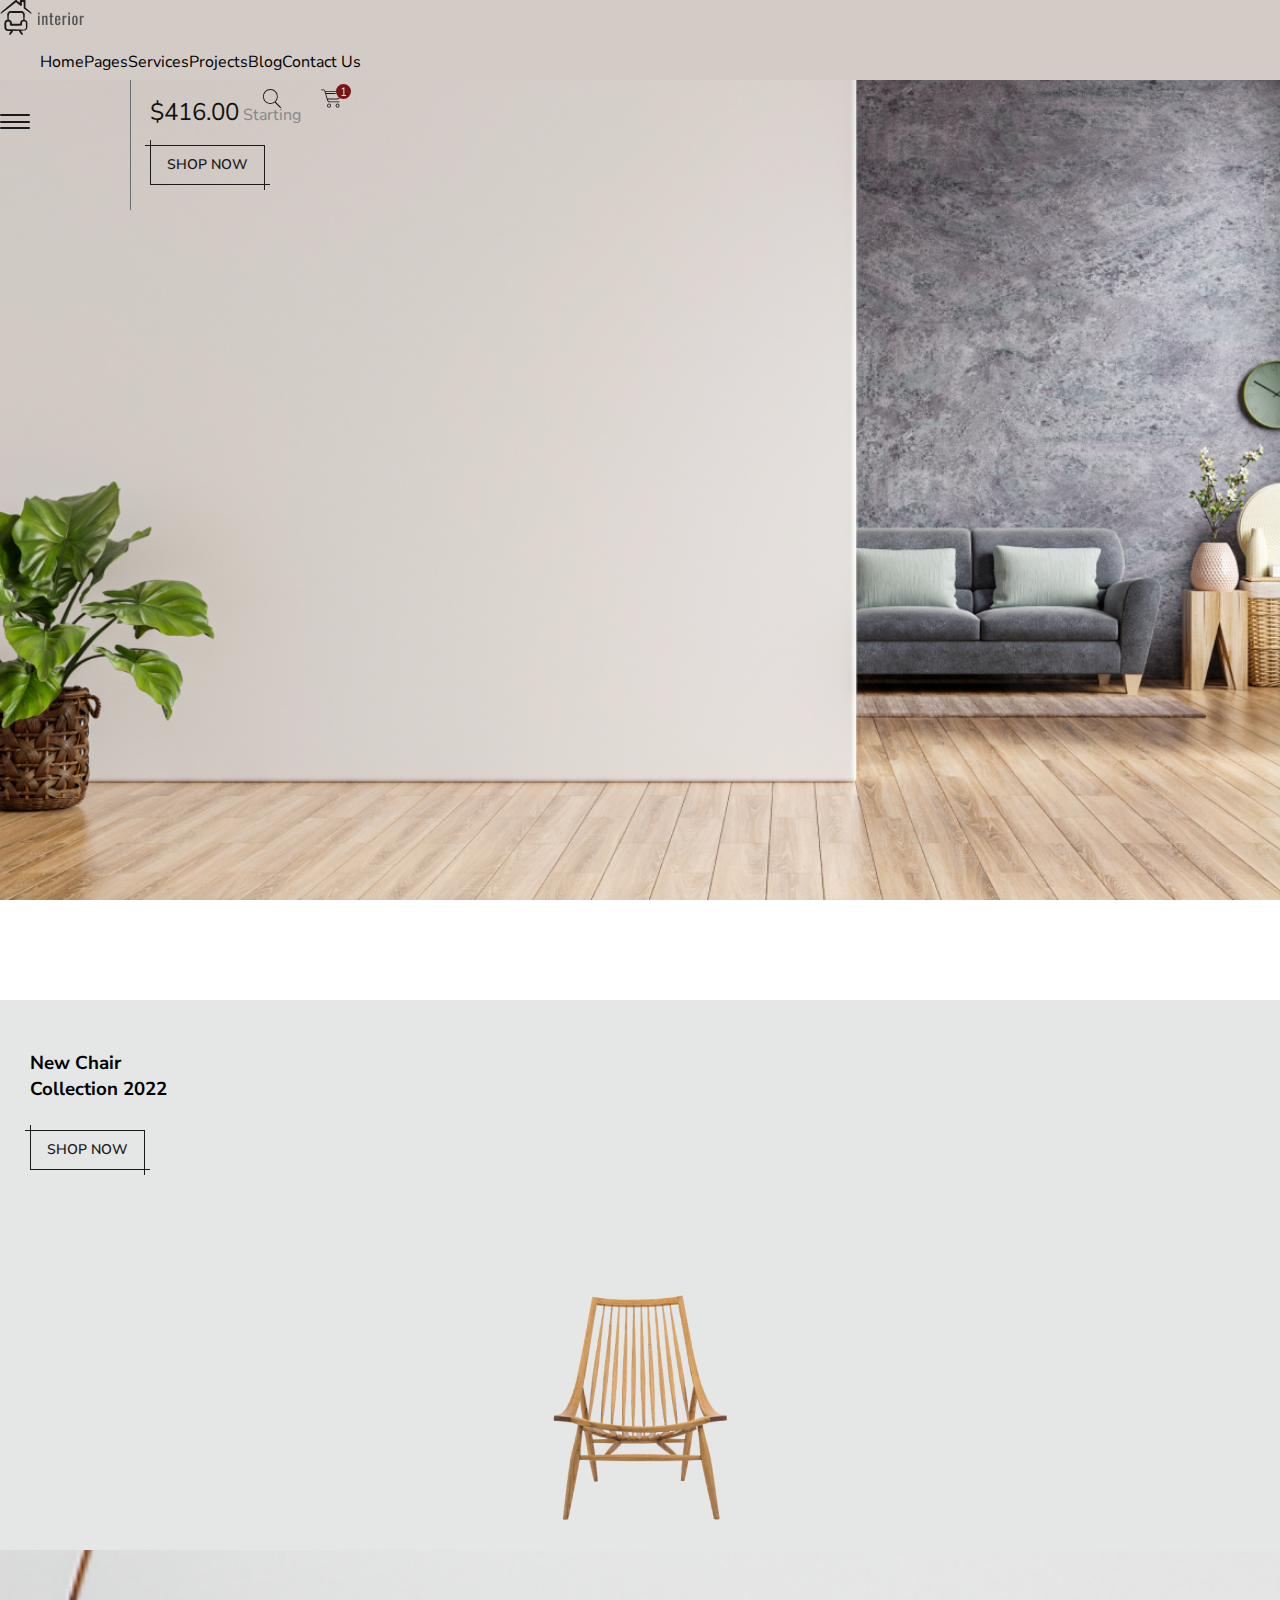
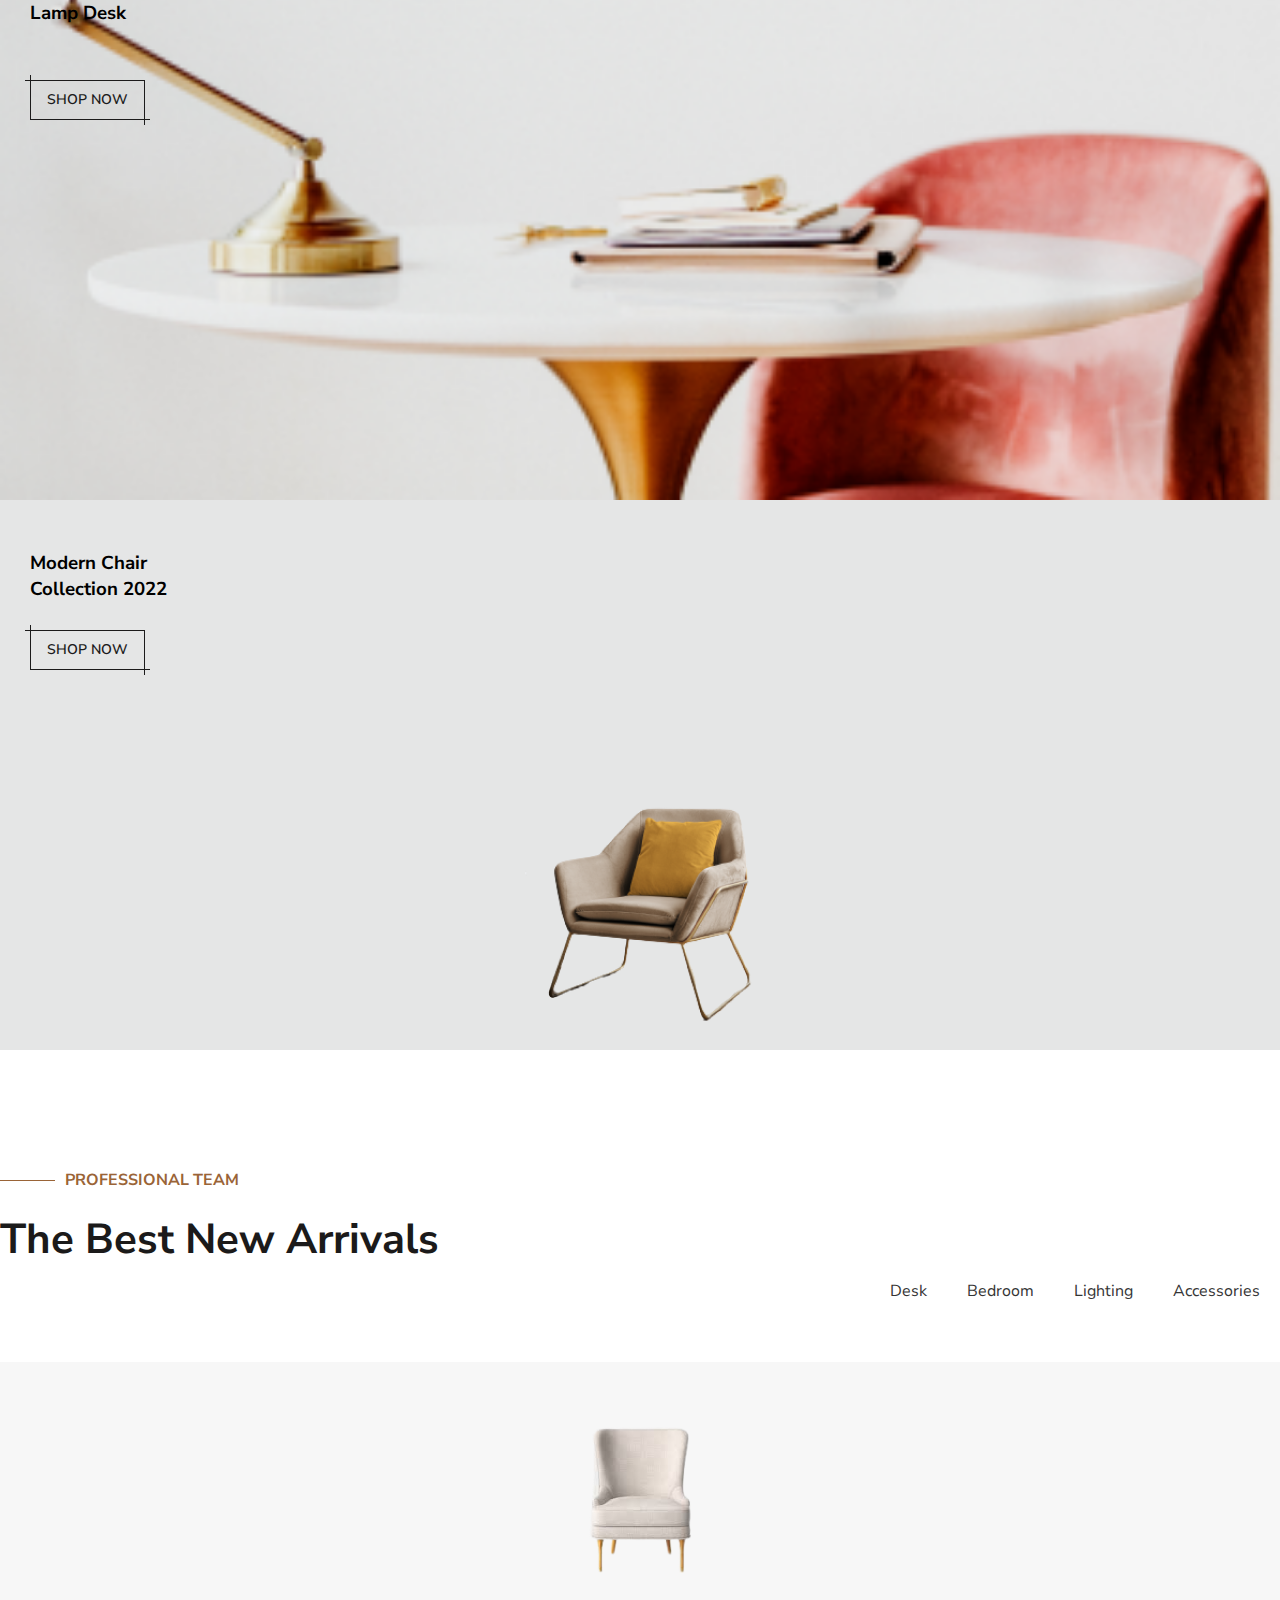
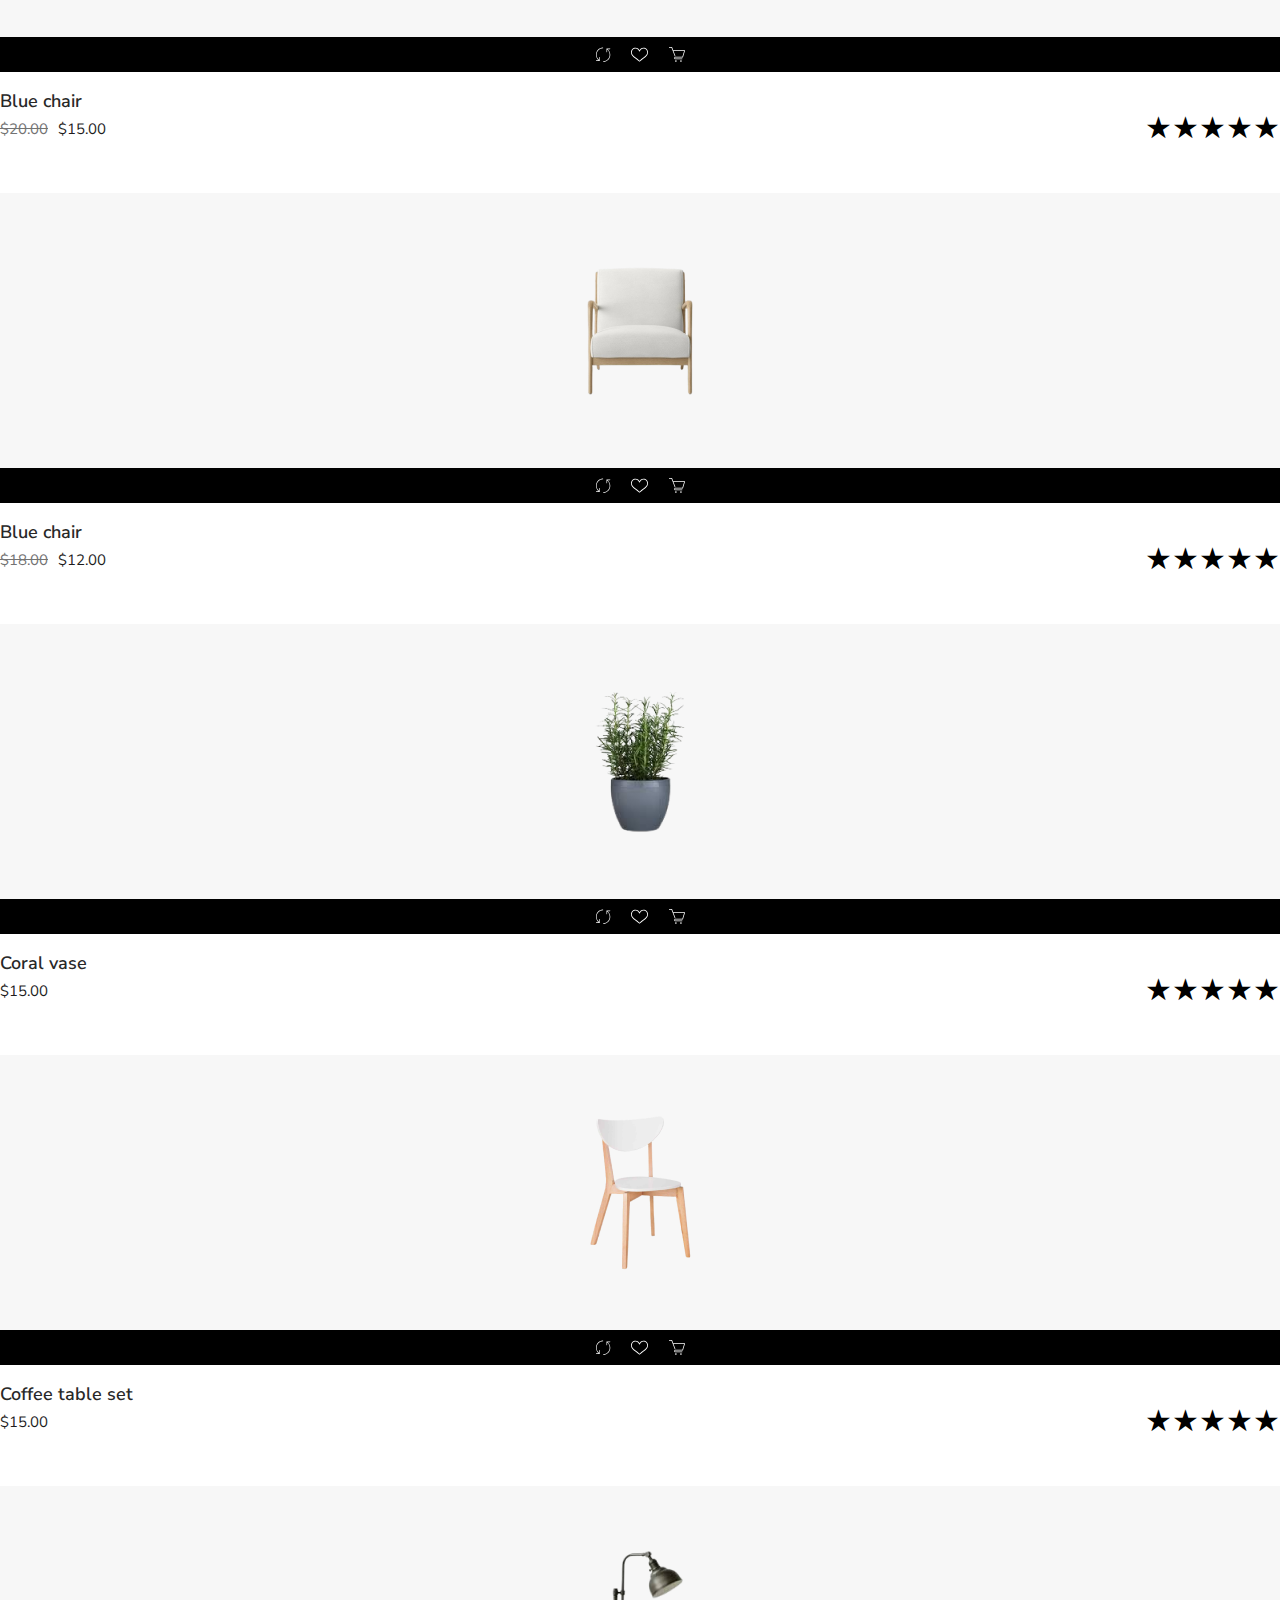
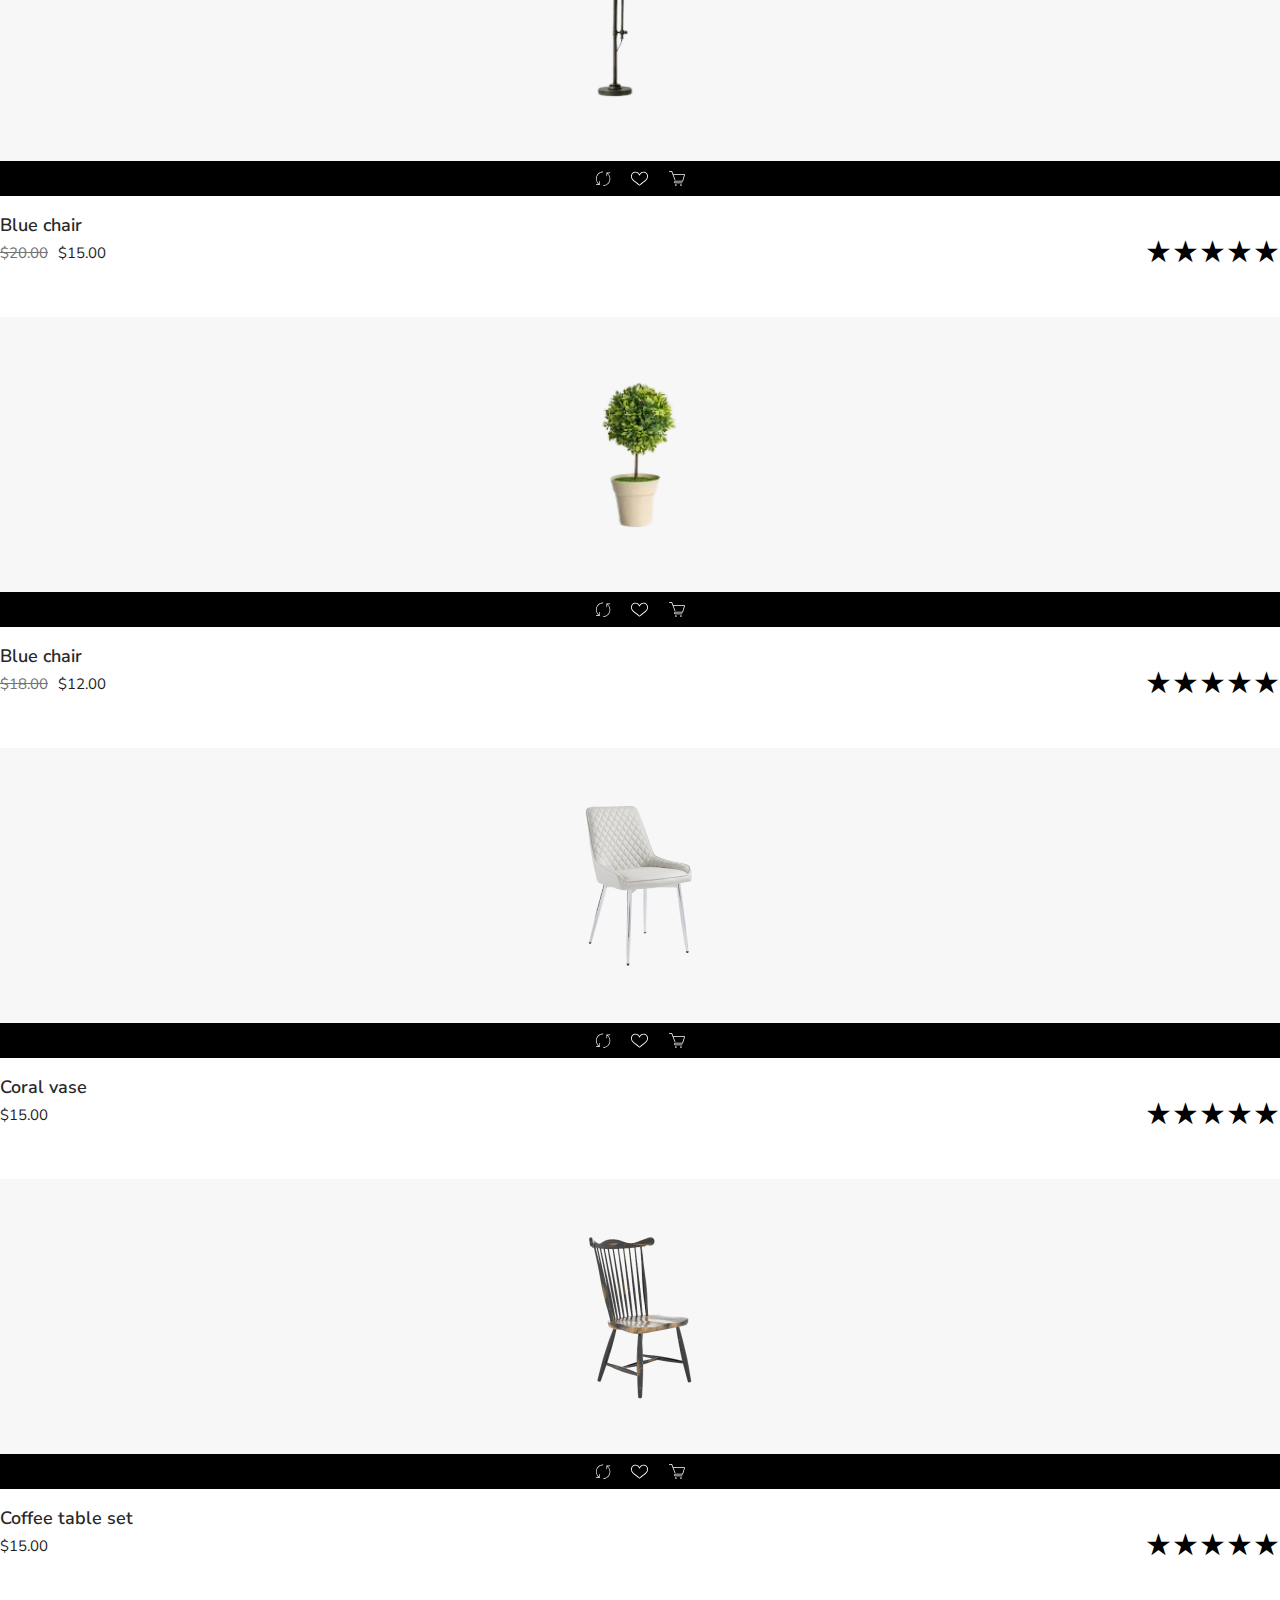
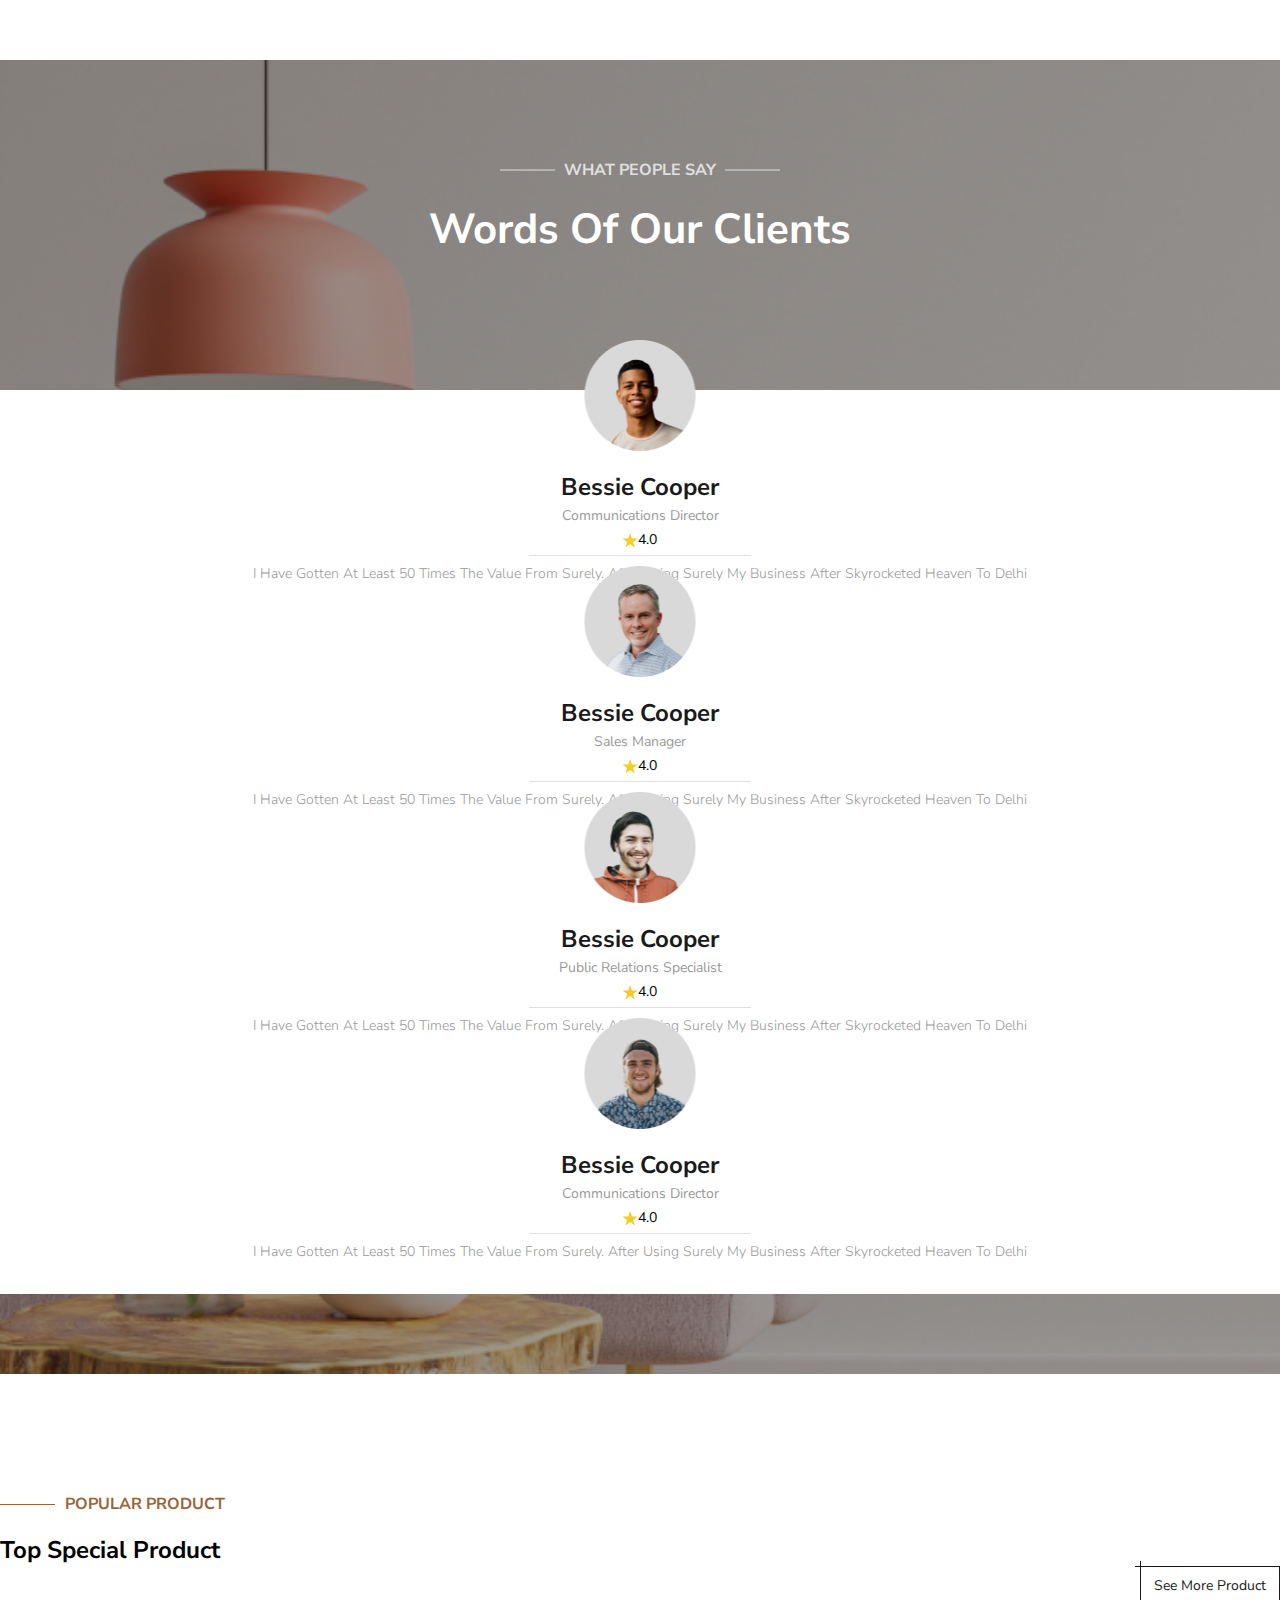
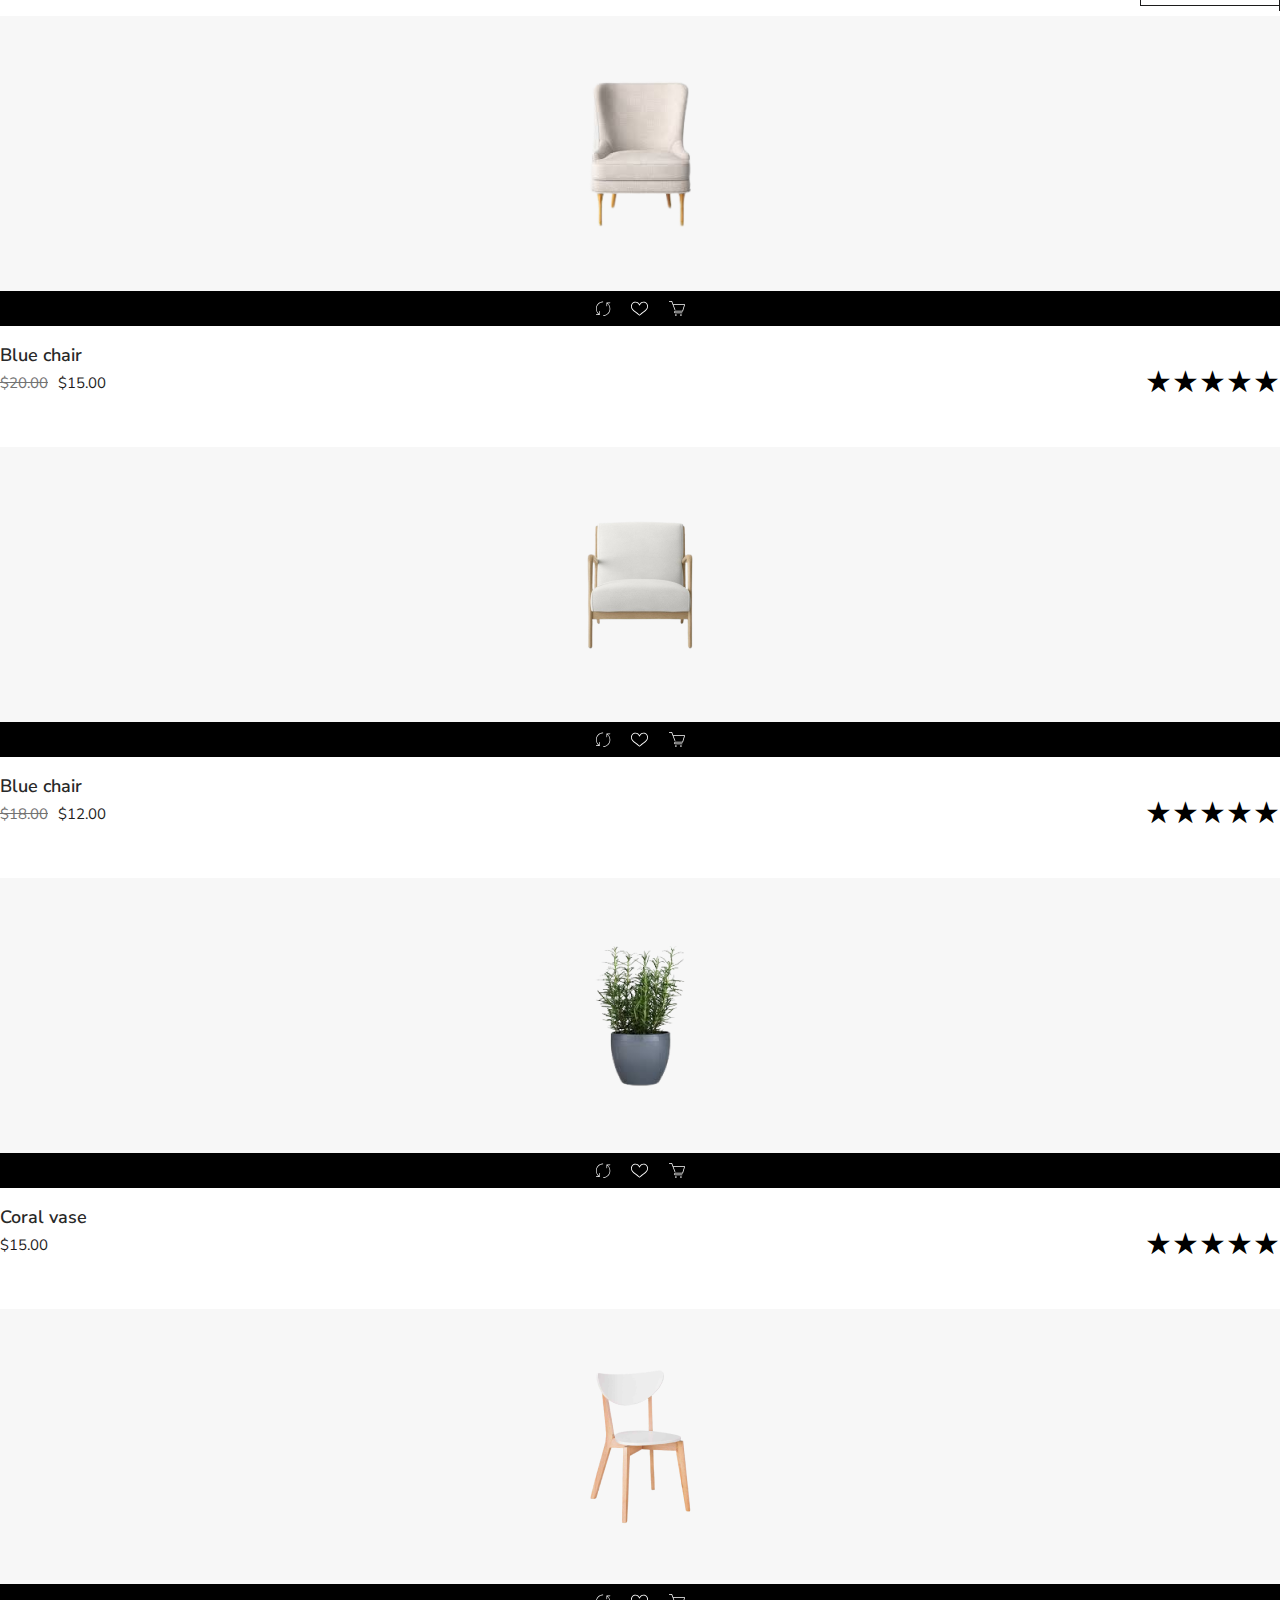
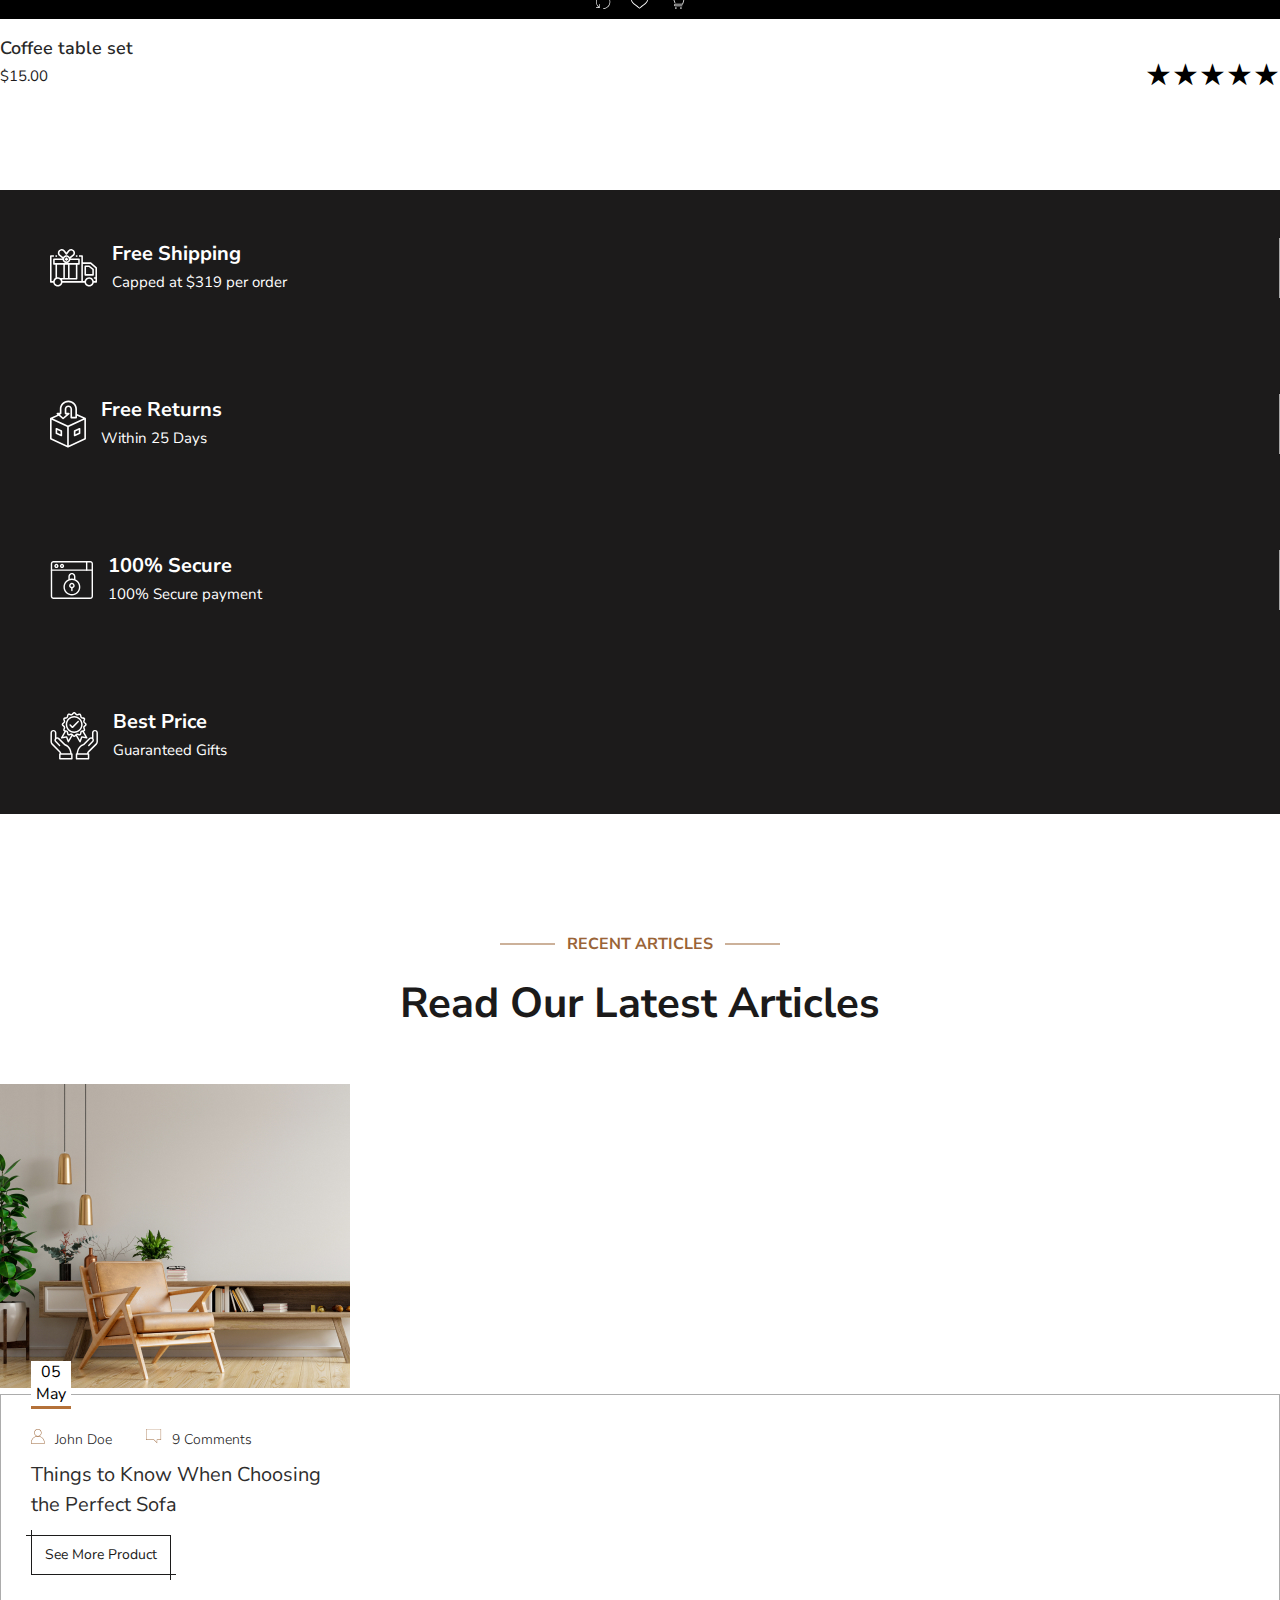
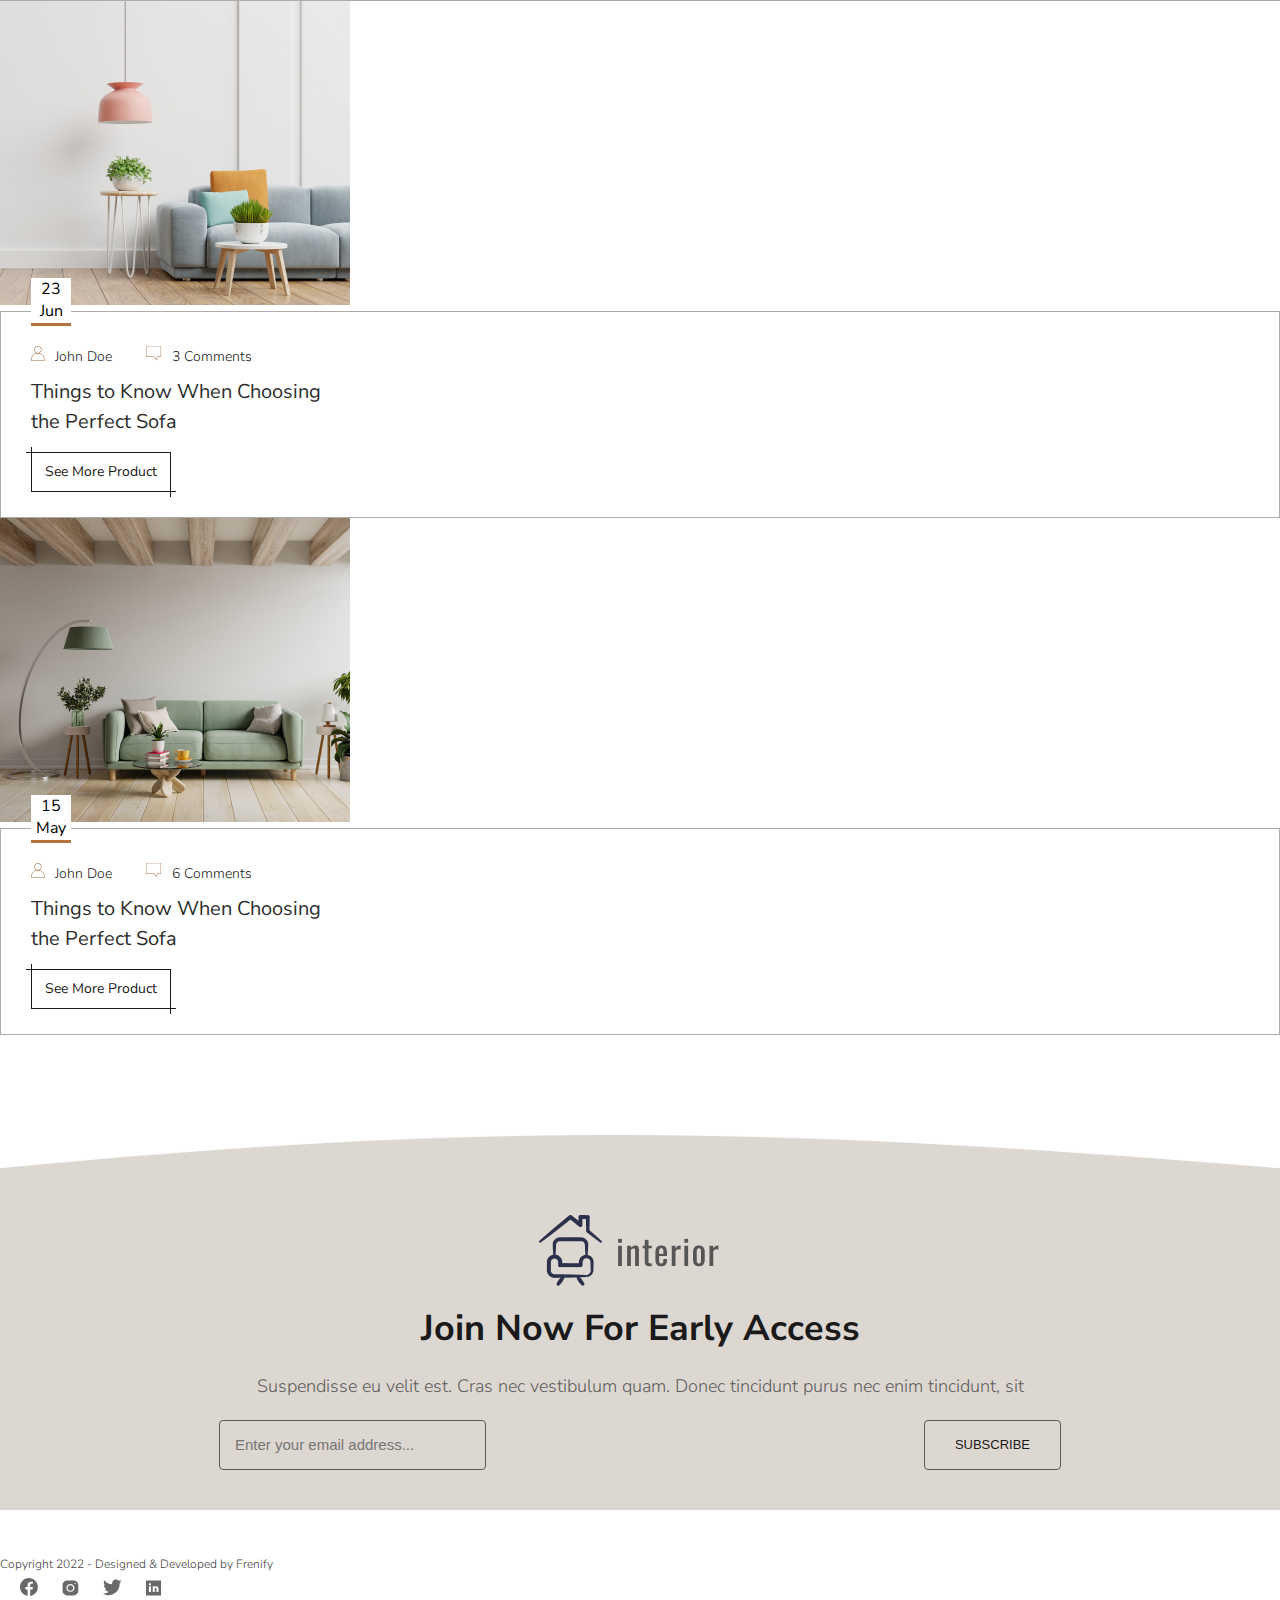
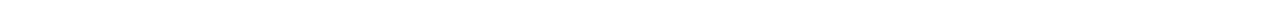
<file: works/Project_0-04/index.html>
<!DOCTYPE html>
<html lang="en">
<head>
    <meta charset="UTF-8">
    <meta http-equiv="X-UA-Compatible" content="IE=edge">
    <meta name="viewport" content="width=device-width, initial-scale=1.0, shrink-to-fit=0">
    <title>Interior</title>
    <link href="https://cdn.jsdelivr.net/npm/bootstrap@5.0.2/dist/css/bootstrap.min.css" rel="stylesheet" integrity="sha384-EVSTQN3/azprG1Anm3QDgpJLIm9Nao0Yz1ztcQTwFspd3yD65VohhpuuCOmLASjC" crossorigin="anonymous">
    <link rel="preconnect" href="https://fonts.googleapis.com">
    <link rel="preconnect" href="https://fonts.gstatic.com" crossorigin>
    <link href="https://fonts.googleapis.com/css2?family=Nunito+Sans:wght@300;400;600&display=swap" rel="stylesheet">
    <link rel="stylesheet" href="https://cdn.jsdelivr.net/npm/swiper/swiper-bundle.min.css"/>
    <link rel="stylesheet" href="css/main.css">
</head>
<body>
    <header class="header">
        <nav class="nav_pannel">
            <div class="container">
                <div class="row">
                    <div class="col-xxl-3 col-xl-3 col-lg-6 col-md-6 col-6">
                        <div class="header_logo">
                            <img src="img/logo.png" alt="logo">
                        </div>
                    </div>
                    <div class="col-xxl-6 d-xl-block col-xl-6 d-none">
                        <ul class="nav_bar">
                            <li><a href="#!">Home</a></li>
                            <li><a href="#!">Pages</a></li>
                            <li><a href="#!">Services</a></li>
                            <li><a href="#!">Projects</a></li>
                            <li><a href="#!">Blog</a></li>
                            <li><a href="#!">Contact Us</a></li>
                        </ul>
                    </div>
                    <div class="col-xxl-3 d-xl-block col-xl-3 d-none">
                        <div class="nav_buttons">
                            <div class="button">
                                <a href="#!">
                                    <svg width="18" height="19" viewBox="0 0 18 19" fill="none" xmlns="http://www.w3.org/2000/svg">
                                        <path d="M11.67 13.5016C10.4619 14.368 8.98436 14.8782 7.38765 14.8782C3.30786 14.8782 -0.00012207 11.5473 -0.00012207 7.43912C-0.00012207 3.33097 3.30786 0 7.38765 0C11.4674 0 14.7754 3.33097 14.7754 7.43912C14.7754 9.49326 13.9489 11.3531 12.6113 12.6993L17.8237 17.9479C18.0627 18.1886 18.0567 18.5746 17.8167 18.816C17.5752 19.0593 17.1908 19.061 16.9546 18.8231L11.6692 13.5009L11.67 13.5016ZM7.38765 14.003C10.9876 14.003 13.9063 11.0641 13.9063 7.43912C13.9063 3.81413 10.9876 0.87519 7.38765 0.87519C3.78768 0.87519 0.869028 3.81413 0.869028 7.43912C0.869028 11.0641 3.78768 14.003 7.38765 14.003Z" fill="#1B1A1A"/>
                                    </svg>
                                </a>
                            </div>
                            <div class="button">
                                <a href="#!"><svg width="20" height="19" viewBox="0 0 20 19" fill="none" xmlns="http://www.w3.org/2000/svg">
                                        <path d="M18.9718 2.22589H4.36918L4.30984 2.01763H4.3097C4.18037 1.56902 3.90895 1.17453 3.5363 0.893166C3.16365 0.61194 2.70995 0.459059 2.24303 0.457642H0.423919C0.189683 0.457642 -0.00012207 0.647446 -0.00012207 0.881682C-0.00012207 1.11578 0.189683 1.30558 0.423919 1.30558H2.24303C2.52567 1.30657 2.80037 1.39899 3.02609 1.56934C3.25167 1.7397 3.41594 1.97848 3.49429 2.25003L6.06325 11.2643C6.23303 11.8528 6.58908 12.3704 7.07799 12.7393C7.5669 13.1083 8.1623 13.3087 8.77474 13.3106H18.1314C18.3656 13.3106 18.5554 13.1208 18.5554 12.8866C18.5554 12.6525 18.3656 12.4627 18.1314 12.4627H8.77474C8.34644 12.4614 7.93022 12.3211 7.58835 12.0632C7.2465 11.8051 6.99764 11.4432 6.87895 11.0317L6.70731 10.4296H16.0004C16.9007 10.4286 17.7637 10.0705 18.4002 9.43394C19.0367 8.79737 19.3947 7.93439 19.3957 7.03423V2.6499C19.3957 2.41581 19.2059 2.22601 18.9718 2.22601L18.9718 2.22589ZM18.5478 7.03432C18.5471 7.70964 18.2784 8.35711 17.8009 8.83468C17.3234 9.3124 16.6759 9.58097 16.0004 9.58184H6.46569L5.13211 4.90278H14.2962C14.5304 4.90278 14.7202 4.71298 14.7202 4.47874C14.7202 4.24465 14.5304 4.05485 14.2962 4.05485H4.89044L4.61077 3.0739H18.548L18.5478 7.03432Z" fill="#1B1A1A"/>
                                        <path d="M8.047 14.6238C7.52062 14.6238 7.01564 14.8328 6.64343 15.205C6.27121 15.5772 6.0621 16.0821 6.06195 16.6085C6.06195 17.1348 6.27092 17.6397 6.64313 18.0119C7.01535 18.3841 7.52018 18.5934 8.04656 18.5934C8.57294 18.5934 9.07777 18.3844 9.44999 18.0122C9.82235 17.64 10.0315 17.1351 10.0315 16.6087C10.0309 16.0826 9.82165 15.5781 9.44955 15.206C9.07763 14.8339 8.57309 14.6245 8.04696 14.6238L8.047 14.6238ZM8.047 17.7455C7.74547 17.7455 7.45629 17.6258 7.24307 17.4126C7.02985 17.1993 6.91003 16.9102 6.91003 16.6086C6.90989 16.3071 7.0297 16.0179 7.24293 15.8049C7.45616 15.5916 7.74533 15.4718 8.04686 15.4718C8.34839 15.4718 8.63756 15.5916 8.85064 15.8049C9.06386 16.0181 9.18354 16.3072 9.18354 16.6088C9.18325 16.9102 9.0633 17.199 8.85021 17.4121C8.63713 17.6252 8.34825 17.745 8.04698 17.7454L8.047 17.7455Z" fill="#1B1A1A"/>
                                        <path d="M16.5707 14.6238C16.0443 14.6238 15.5395 14.8328 15.1673 15.205C14.7949 15.5771 14.5858 16.0819 14.5858 16.6083C14.5857 17.1348 14.7948 17.6397 15.167 18.0119C15.5391 18.3841 16.0439 18.5934 16.5703 18.5934C17.0967 18.5934 17.6016 18.3844 17.9739 18.0122C18.3461 17.64 18.5552 17.1351 18.5553 16.6087C18.5548 16.0826 18.3454 15.5781 17.9734 15.206C17.6013 14.8339 17.097 14.6245 16.5707 14.6238L16.5707 14.6238ZM16.5707 17.7455C16.2692 17.7455 15.98 17.6258 15.7668 17.4126C15.5536 17.1993 15.4337 16.9102 15.4337 16.6086C15.4337 16.3071 15.5536 16.0179 15.7667 15.8049C15.9799 15.5916 16.269 15.4718 16.5706 15.4718C16.8721 15.4718 17.1613 15.5916 17.3745 15.8049C17.5876 16.0181 17.7074 16.3072 17.7073 16.6088C17.707 16.9102 17.5872 17.199 17.3741 17.4121C17.161 17.6252 16.8721 17.745 16.5707 17.7454L16.5707 17.7455Z" fill="#1B1A1A"/>
                                        <path d="M15.9852 4.78089C16.065 4.85812 16.1712 4.90198 16.2821 4.90369C16.339 4.90355 16.3952 4.89205 16.4475 4.8699C16.4981 4.84932 16.5441 4.81908 16.5832 4.78089C16.6232 4.74086 16.6549 4.6933 16.6766 4.64106C16.7452 4.48249 16.7078 4.29808 16.5832 4.17868C16.5444 4.13921 16.4983 4.10756 16.4476 4.08555C16.289 4.01812 16.1053 4.05503 15.9852 4.17868C15.8607 4.29821 15.8235 4.48262 15.8921 4.64106C15.9135 4.6933 15.9452 4.74086 15.9852 4.78089L15.9852 4.78089Z" fill="#1B1A1A"/>
                                    </svg>
                                </a>
                                <div class="items_number">1</div>
                            </div>
                        </div>
                        <div class="burger_menu">
                            <span></span>
                            <span></span>
                            <span></span>
                        </div>
                    </div>
                    <div class="d-xl-none col-lg-6 col-md-6 col-6 d-flex justify-content-end align-items-center">
                        <div class="burger_button">
                            <span></span>
                            <span></span>
                            <span></span>
                        </div>
                    </div>
                    <div class="burger_menu">
                        <ul class="nav_bar">
                            <li><a href="#!">Home</a></li>
                            <li><a href="#!">Pages</a></li>
                            <li><a href="#!">Services</a></li>
                            <li><a href="#!">Projects</a></li>
                            <li><a href="#!">Blog</a></li>
                            <li><a href="#!">Contact Us</a></li>
                        </ul>
                        <div class="nav_buttons">
                            <div class="button">
                                <a href="#!">
                                    <svg width="18" height="19" viewBox="0 0 18 19" fill="none" xmlns="http://www.w3.org/2000/svg">
                                        <path d="M11.67 13.5016C10.4619 14.368 8.98436 14.8782 7.38765 14.8782C3.30786 14.8782 -0.00012207 11.5473 -0.00012207 7.43912C-0.00012207 3.33097 3.30786 0 7.38765 0C11.4674 0 14.7754 3.33097 14.7754 7.43912C14.7754 9.49326 13.9489 11.3531 12.6113 12.6993L17.8237 17.9479C18.0627 18.1886 18.0567 18.5746 17.8167 18.816C17.5752 19.0593 17.1908 19.061 16.9546 18.8231L11.6692 13.5009L11.67 13.5016ZM7.38765 14.003C10.9876 14.003 13.9063 11.0641 13.9063 7.43912C13.9063 3.81413 10.9876 0.87519 7.38765 0.87519C3.78768 0.87519 0.869028 3.81413 0.869028 7.43912C0.869028 11.0641 3.78768 14.003 7.38765 14.003Z" fill="#1B1A1A"/>
                                    </svg>
                                </a>
                            </div>
                            <div class="button">
                                <a href="#!"><svg width="20" height="19" viewBox="0 0 20 19" fill="none" xmlns="http://www.w3.org/2000/svg">
                                        <path d="M18.9718 2.22589H4.36918L4.30984 2.01763H4.3097C4.18037 1.56902 3.90895 1.17453 3.5363 0.893166C3.16365 0.61194 2.70995 0.459059 2.24303 0.457642H0.423919C0.189683 0.457642 -0.00012207 0.647446 -0.00012207 0.881682C-0.00012207 1.11578 0.189683 1.30558 0.423919 1.30558H2.24303C2.52567 1.30657 2.80037 1.39899 3.02609 1.56934C3.25167 1.7397 3.41594 1.97848 3.49429 2.25003L6.06325 11.2643C6.23303 11.8528 6.58908 12.3704 7.07799 12.7393C7.5669 13.1083 8.1623 13.3087 8.77474 13.3106H18.1314C18.3656 13.3106 18.5554 13.1208 18.5554 12.8866C18.5554 12.6525 18.3656 12.4627 18.1314 12.4627H8.77474C8.34644 12.4614 7.93022 12.3211 7.58835 12.0632C7.2465 11.8051 6.99764 11.4432 6.87895 11.0317L6.70731 10.4296H16.0004C16.9007 10.4286 17.7637 10.0705 18.4002 9.43394C19.0367 8.79737 19.3947 7.93439 19.3957 7.03423V2.6499C19.3957 2.41581 19.2059 2.22601 18.9718 2.22601L18.9718 2.22589ZM18.5478 7.03432C18.5471 7.70964 18.2784 8.35711 17.8009 8.83468C17.3234 9.3124 16.6759 9.58097 16.0004 9.58184H6.46569L5.13211 4.90278H14.2962C14.5304 4.90278 14.7202 4.71298 14.7202 4.47874C14.7202 4.24465 14.5304 4.05485 14.2962 4.05485H4.89044L4.61077 3.0739H18.548L18.5478 7.03432Z" fill="#1B1A1A"/>
                                        <path d="M8.047 14.6238C7.52062 14.6238 7.01564 14.8328 6.64343 15.205C6.27121 15.5772 6.0621 16.0821 6.06195 16.6085C6.06195 17.1348 6.27092 17.6397 6.64313 18.0119C7.01535 18.3841 7.52018 18.5934 8.04656 18.5934C8.57294 18.5934 9.07777 18.3844 9.44999 18.0122C9.82235 17.64 10.0315 17.1351 10.0315 16.6087C10.0309 16.0826 9.82165 15.5781 9.44955 15.206C9.07763 14.8339 8.57309 14.6245 8.04696 14.6238L8.047 14.6238ZM8.047 17.7455C7.74547 17.7455 7.45629 17.6258 7.24307 17.4126C7.02985 17.1993 6.91003 16.9102 6.91003 16.6086C6.90989 16.3071 7.0297 16.0179 7.24293 15.8049C7.45616 15.5916 7.74533 15.4718 8.04686 15.4718C8.34839 15.4718 8.63756 15.5916 8.85064 15.8049C9.06386 16.0181 9.18354 16.3072 9.18354 16.6088C9.18325 16.9102 9.0633 17.199 8.85021 17.4121C8.63713 17.6252 8.34825 17.745 8.04698 17.7454L8.047 17.7455Z" fill="#1B1A1A"/>
                                        <path d="M16.5707 14.6238C16.0443 14.6238 15.5395 14.8328 15.1673 15.205C14.7949 15.5771 14.5858 16.0819 14.5858 16.6083C14.5857 17.1348 14.7948 17.6397 15.167 18.0119C15.5391 18.3841 16.0439 18.5934 16.5703 18.5934C17.0967 18.5934 17.6016 18.3844 17.9739 18.0122C18.3461 17.64 18.5552 17.1351 18.5553 16.6087C18.5548 16.0826 18.3454 15.5781 17.9734 15.206C17.6013 14.8339 17.097 14.6245 16.5707 14.6238L16.5707 14.6238ZM16.5707 17.7455C16.2692 17.7455 15.98 17.6258 15.7668 17.4126C15.5536 17.1993 15.4337 16.9102 15.4337 16.6086C15.4337 16.3071 15.5536 16.0179 15.7667 15.8049C15.9799 15.5916 16.269 15.4718 16.5706 15.4718C16.8721 15.4718 17.1613 15.5916 17.3745 15.8049C17.5876 16.0181 17.7074 16.3072 17.7073 16.6088C17.707 16.9102 17.5872 17.199 17.3741 17.4121C17.161 17.6252 16.8721 17.745 16.5707 17.7454L16.5707 17.7455Z" fill="#1B1A1A"/>
                                        <path d="M15.9852 4.78089C16.065 4.85812 16.1712 4.90198 16.2821 4.90369C16.339 4.90355 16.3952 4.89205 16.4475 4.8699C16.4981 4.84932 16.5441 4.81908 16.5832 4.78089C16.6232 4.74086 16.6549 4.6933 16.6766 4.64106C16.7452 4.48249 16.7078 4.29808 16.5832 4.17868C16.5444 4.13921 16.4983 4.10756 16.4476 4.08555C16.289 4.01812 16.1053 4.05503 15.9852 4.17868C15.8607 4.29821 15.8235 4.48262 15.8921 4.64106C15.9135 4.6933 15.9452 4.74086 15.9852 4.78089L15.9852 4.78089Z" fill="#1B1A1A"/>
                                    </svg>
                                </a>
                                <div class="items_number">1</div>
                            </div>
                        </div>
                    </div>
                </div>
            </div>
        </nav>
        <div class="header_main">
            <div class="container">
                <div class="row">
                    <div class="col-xxl-5 col-xl-6 col-lg-6 col-md-8 col-sm-10 col-xs-12">
                        <div class="general_header_text">
                            <p>INTERIOR</p>
                            <h1>Home Designs Made Easy</h1>
                            <p class="header_price">$416.00<span> Starting</span></p>
                            <div class="button-container">
                                <a href="#!" class="btn">shop now</a>
                                <div class="btn-assets">
                                    <span class="btn-asset"></span>
                                    <span class="btn-asset"></span>
                                </div>
                            </div>
                        </div>
                    </div>
                </div>
            </div>
        </div>
    </header>
    <section class="three_grey_blocks">
        <div class="container">
            <div class="row">
                <div class="offset-xxl-0 col-xxl-4 offset-xl-0 col-xl-4 offset-lg-0 col-lg-4 offset-md-0 col-md-4 offset-sm-2 col-sm-8 col-12">
                    <div class="grey_item_block">
                        <h3>New Chair <br> Collection 2022</h3>
                        <div class="button-container">
                            <a href="#!" class="btn">shop now</a>
                            <div class="btn-assets">
                                <span class="btn-asset"></span>
                                <span class="btn-asset"></span>
                            </div>
                        </div>
                    </div>
                </div>
                <div class="offset-xxl-0 col-xxl-4 offset-xl-0 col-xl-4 offset-lg-0 col-lg-4 offset-md-0 col-md-4 offset-sm-2 col-sm-8 col-12">
                    <div class="grey_item_block">
                        <h3>Lamp Desk</h3>
                        <div class="button-container">
                            <a href="#!" class="btn">shop now</a>
                            <div class="btn-assets">
                                <span class="btn-asset"></span>
                                <span class="btn-asset"></span>
                            </div>
                        </div>
                    </div>
                </div>
                <div class="offset-xxl-0 col-xxl-4 offset-xl-0 col-xl-4 offset-lg-0 col-lg-4 offset-md-0 col-md-4 offset-sm-2 col-sm-8 col-12">
                    <div class="grey_item_block">
                        <h3>Modern Chair <br> Collection 2022</h3>
                        <div class="button-container">
                            <a href="#!" class="btn">shop now</a>
                            <div class="btn-assets">
                                <span class="btn-asset"></span>
                                <span class="btn-asset"></span>
                            </div>
                        </div>
                    </div>
                </div>
            </div>
        </div>
    </section>
    <section class="new_arrivals">
        <div class="container">
            <div class="row">
                <div class="col-12">
                    <div class="gold_text">
                        <h4>Professional team</h4>
                    </div>
                </div>
            </div>
            <div class="row">
                <div class="col-xxl-6 col-xl-6 col-lg-6 col-md-6 col-sm-12">
                    <h2>The Best New Arrivals</h2>
                </div>
                <div class="col-xxl-6 col-xl-6 col-lg-6 col-md-6 col-sm-12">
                    <div class="button_block">
                        <a href="#!">Desk</a>
                        <a href="#!">Bedroom</a>
                        <a href="#!">Lighting</a>
                        <a href="#!">Accessories</a>
                    </div>
                </div>
            </div>
            <div class="row">
                <div class="col-md-12">
                    <div class="swiper mySwiper arrivalsSwiper">
                        <div class="swiper-wrapper arrivals-swiper-wrapper">
                            <div class="swiper-slide arrivals-slide">
                                <div class="col-xxl-3 col-xl-3 col-lg-3 col-md-8 col-sm-10 col-10">
                                    <div class="item_card">
                                        <div class="item_card_image">
                                            <img src="img/section_3/item-1.png" alt="item">
                                        </div>
                                        <div class="card_button_block">
                                            <svg width="15" height="15" viewBox="0 0 15 15" fill="none" xmlns="http://www.w3.org/2000/svg">
                                                <path d="M7.15834 0.912601C7.15834 1.0872 7.03134 1.23002 6.85674 1.24597C3.36487 1.3888 0.634857 4.24581 0.634857 7.73768C0.634857 9.76931 1.57129 11.6581 3.17446 12.8961V10.4359C3.17446 10.2613 3.31728 10.1185 3.49187 10.1185C3.66647 10.1185 3.80929 10.2613 3.80929 10.4359V13.6103C3.80929 13.7849 3.66646 13.9278 3.49187 13.9278H0.317443C0.142844 13.9278 2.83275e-05 13.7849 2.83275e-05 13.6103C2.83275e-05 13.4357 0.142852 13.2929 0.317443 13.2929H2.65065C0.984045 11.9437 0 9.89629 0 7.73768C0 3.89662 2.99983 0.769808 6.82502 0.595215C6.99962 0.595215 7.14244 0.738039 7.15828 0.912629L7.15834 0.912601ZM11.6343 2.1824H13.9675C14.1421 2.1824 14.2849 2.03958 14.2849 1.86499C14.2849 1.69039 14.1421 1.54757 13.9675 1.54757H10.7931C10.6185 1.54757 10.4756 1.6904 10.4756 1.86499V5.03941C10.4756 5.21401 10.6185 5.35683 10.7931 5.35683C10.9677 5.35683 11.1105 5.214 11.1105 5.03941V2.5792C12.7135 3.81723 13.6501 5.70602 13.6501 7.73765C13.6501 11.2136 10.9359 14.0706 7.45993 14.2452C7.28534 14.2611 7.14252 14.404 7.15834 14.5786C7.17417 14.7532 7.30116 14.8802 7.47575 14.8802H7.49158C11.3009 14.6897 14.2849 11.5629 14.2849 7.73773C14.2849 5.57912 13.3008 3.53162 11.6342 2.18249L11.6343 2.1824Z" fill="white"/>
                                            </svg>
                                            <svg width="17" height="15" viewBox="0 0 17 15" fill="none" xmlns="http://www.w3.org/2000/svg">
                                                <path fill-rule="evenodd" clip-rule="evenodd" d="M8.50018 3.26688C8.91509 2.54969 9.35439 1.98246 9.87945 1.56435C10.589 0.999628 11.4296 0.717285 12.5397 0.717285C13.7709 0.717285 14.886 1.21493 15.693 2.01851C16.5008 2.82194 17 3.93296 17 5.15792C17 8.06687 15.1057 9.50311 12.5901 11.4098C11.4195 12.2971 10.1084 13.2908 8.79802 14.5954C8.63389 14.7579 8.3672 14.7579 8.20306 14.5954C6.89282 13.2909 5.58157 12.2963 4.41171 11.409C1.89449 9.50279 0 8.0659 0 5.15781C0 3.93289 0.499851 2.82184 1.30699 2.0184C2.11399 1.21497 3.22911 0.717321 4.46032 0.717321C5.57036 0.717321 6.41104 0.999674 7.12055 1.56438C7.64565 1.98336 8.0849 2.55045 8.49982 3.26691L8.50018 3.26688ZM10.403 2.21614C9.82564 2.67522 9.35439 3.3858 8.87549 4.33919C8.8359 4.41718 8.77279 4.48324 8.68783 4.52518C8.48172 4.62827 8.22924 4.54439 8.12569 4.33919C7.64683 3.38483 7.17472 2.67522 6.59905 2.21614C6.04535 1.77545 5.36953 1.55508 4.46068 1.55508C3.46181 1.55508 2.55617 1.9589 1.90231 2.6107C1.24762 3.26264 0.842014 4.16328 0.842014 5.15778C0.842014 7.65379 2.59407 8.98159 4.92118 10.7447C6.02786 11.5841 7.25904 12.5176 8.50039 13.7115C9.74174 12.5176 10.973 11.5843 12.0805 10.7455C14.4065 8.9818 16.1586 7.65293 16.1586 5.15788C16.1586 4.16342 15.7538 3.26264 15.0983 2.61081C14.4444 1.95901 13.5388 1.55519 12.5399 1.55519C11.6299 1.55519 10.9549 1.77555 10.4029 2.21625L10.403 2.21614Z" fill="white"/>
                                            </svg>
                                            <svg width="17" height="15" viewBox="0 0 17 15" fill="none" xmlns="http://www.w3.org/2000/svg">
                                                <path d="M1.35099 0.751121C1.14382 0.751121 0.975433 0.582753 0.975433 0.37556C0.975433 0.168383 1.1438 0 1.35099 0H3.77469C3.94157 0 4.08301 0.10844 4.13164 0.259231L5.25244 3.18376H16.6245C16.8316 3.18376 17 3.35213 17 3.55932C17 3.60453 16.9921 3.64813 16.9774 3.68797L14.9946 10.2915C14.9459 10.4541 14.7967 10.5596 14.6352 10.5596V10.56H7.44165C7.29737 10.56 7.16621 10.6189 7.071 10.7141C6.97579 10.8093 6.9169 10.9405 6.9169 11.0848V11.095C6.9169 11.2399 6.9758 11.3714 7.07054 11.4661L7.07157 11.4651C7.16677 11.5603 7.29793 11.6192 7.44222 11.6192H13.9634C14.171 11.6192 14.3389 11.7876 14.3389 11.9948C14.3389 12.2019 14.1706 12.3703 13.9634 12.3703H7.44222C7.09077 12.3703 6.77161 12.227 6.54035 11.9963L6.54137 11.9952L6.54035 11.9942C6.30965 11.7635 6.16628 11.4448 6.16628 11.0944V11.0841C6.16628 10.7326 6.30964 10.4135 6.54035 10.1828C6.77104 9.95208 7.09019 9.8087 7.44222 9.8087H14.357L16.1209 3.93451H5.54142L7.35055 8.6559C7.42418 8.84938 7.32704 9.06638 7.1331 9.13999C6.93962 9.21361 6.72262 9.11647 6.64901 8.92254L4.65187 3.71022C4.64696 3.69892 4.64251 3.68762 4.63862 3.67586L3.51782 0.751035H1.35233L1.35099 0.751121ZM12.9571 13.2154C13.4166 13.2154 13.7897 13.588 13.7897 14.0476C13.7897 14.5076 13.4171 14.8802 12.9571 14.8802C12.4975 14.8802 12.1249 14.5076 12.1249 14.0476C12.1249 13.588 12.4975 13.2154 12.9571 13.2154ZM7.90869 13.2154C8.36826 13.2154 8.74084 13.588 8.74084 14.0476C8.74084 14.5076 8.36826 14.8802 7.90869 14.8802C7.44868 14.8802 7.0761 14.5076 7.0761 14.0476C7.0761 13.588 7.44868 13.2154 7.90869 13.2154Z" fill="white"/>
                                            </svg>
                                        </div>
                                        <div class="card_name">
                                            <h5>Blue chair</h5>
                                            <div class="price_stars">
                                                <div class="price">
                                                    <p class="old_price">$20.00</p>
                                                    <p class="actual_price">$15.00</p>
                                                </div>
                                                <div class="rating rating_set">
                                                    <div class="rating_body">
                                                        <div class="rating_active"></div>
                                                        <div class="rating_items">
                                                            <input type="radio" class="rating_item" value="1" name="rating">
                                                            <input type="radio" class="rating_item" value="2" name="rating">
                                                            <input type="radio" class="rating_item" value="3" name="rating">
                                                            <input type="radio" class="rating_item" value="4" name="rating">
                                                            <input type="radio" class="rating_item" value="5" name="rating">
                                                        </div>
                                                    </div>
                                                    <div class="rating_value"></div>
                                                </div>
                                            </div>
                                        </div>
                                    </div>
                                </div>
                            </div>
                            <div class="swiper-slide arrivals-slide">
                                <div class="col-xxl-3 col-xl-3 col-lg-3 col-md-8 col-sm-10 col-10">
                                    <div class="item_card">
                                        <div class="item_card_image">
                                            <img src="img/section_3/item-2.png" alt="item">
                                        </div>
                                        <div class="card_button_block">
                                            <svg width="15" height="15" viewBox="0 0 15 15" fill="none" xmlns="http://www.w3.org/2000/svg">
                                                <path d="M7.15834 0.912601C7.15834 1.0872 7.03134 1.23002 6.85674 1.24597C3.36487 1.3888 0.634857 4.24581 0.634857 7.73768C0.634857 9.76931 1.57129 11.6581 3.17446 12.8961V10.4359C3.17446 10.2613 3.31728 10.1185 3.49187 10.1185C3.66647 10.1185 3.80929 10.2613 3.80929 10.4359V13.6103C3.80929 13.7849 3.66646 13.9278 3.49187 13.9278H0.317443C0.142844 13.9278 2.83275e-05 13.7849 2.83275e-05 13.6103C2.83275e-05 13.4357 0.142852 13.2929 0.317443 13.2929H2.65065C0.984045 11.9437 0 9.89629 0 7.73768C0 3.89662 2.99983 0.769808 6.82502 0.595215C6.99962 0.595215 7.14244 0.738039 7.15828 0.912629L7.15834 0.912601ZM11.6343 2.1824H13.9675C14.1421 2.1824 14.2849 2.03958 14.2849 1.86499C14.2849 1.69039 14.1421 1.54757 13.9675 1.54757H10.7931C10.6185 1.54757 10.4756 1.6904 10.4756 1.86499V5.03941C10.4756 5.21401 10.6185 5.35683 10.7931 5.35683C10.9677 5.35683 11.1105 5.214 11.1105 5.03941V2.5792C12.7135 3.81723 13.6501 5.70602 13.6501 7.73765C13.6501 11.2136 10.9359 14.0706 7.45993 14.2452C7.28534 14.2611 7.14252 14.404 7.15834 14.5786C7.17417 14.7532 7.30116 14.8802 7.47575 14.8802H7.49158C11.3009 14.6897 14.2849 11.5629 14.2849 7.73773C14.2849 5.57912 13.3008 3.53162 11.6342 2.18249L11.6343 2.1824Z" fill="white"/>
                                            </svg>
                                            <svg width="17" height="15" viewBox="0 0 17 15" fill="none" xmlns="http://www.w3.org/2000/svg">
                                                <path fill-rule="evenodd" clip-rule="evenodd" d="M8.50018 3.26688C8.91509 2.54969 9.35439 1.98246 9.87945 1.56435C10.589 0.999628 11.4296 0.717285 12.5397 0.717285C13.7709 0.717285 14.886 1.21493 15.693 2.01851C16.5008 2.82194 17 3.93296 17 5.15792C17 8.06687 15.1057 9.50311 12.5901 11.4098C11.4195 12.2971 10.1084 13.2908 8.79802 14.5954C8.63389 14.7579 8.3672 14.7579 8.20306 14.5954C6.89282 13.2909 5.58157 12.2963 4.41171 11.409C1.89449 9.50279 0 8.0659 0 5.15781C0 3.93289 0.499851 2.82184 1.30699 2.0184C2.11399 1.21497 3.22911 0.717321 4.46032 0.717321C5.57036 0.717321 6.41104 0.999674 7.12055 1.56438C7.64565 1.98336 8.0849 2.55045 8.49982 3.26691L8.50018 3.26688ZM10.403 2.21614C9.82564 2.67522 9.35439 3.3858 8.87549 4.33919C8.8359 4.41718 8.77279 4.48324 8.68783 4.52518C8.48172 4.62827 8.22924 4.54439 8.12569 4.33919C7.64683 3.38483 7.17472 2.67522 6.59905 2.21614C6.04535 1.77545 5.36953 1.55508 4.46068 1.55508C3.46181 1.55508 2.55617 1.9589 1.90231 2.6107C1.24762 3.26264 0.842014 4.16328 0.842014 5.15778C0.842014 7.65379 2.59407 8.98159 4.92118 10.7447C6.02786 11.5841 7.25904 12.5176 8.50039 13.7115C9.74174 12.5176 10.973 11.5843 12.0805 10.7455C14.4065 8.9818 16.1586 7.65293 16.1586 5.15788C16.1586 4.16342 15.7538 3.26264 15.0983 2.61081C14.4444 1.95901 13.5388 1.55519 12.5399 1.55519C11.6299 1.55519 10.9549 1.77555 10.4029 2.21625L10.403 2.21614Z" fill="white"/>
                                            </svg>
                                            <svg width="17" height="15" viewBox="0 0 17 15" fill="none" xmlns="http://www.w3.org/2000/svg">
                                                <path d="M1.35099 0.751121C1.14382 0.751121 0.975433 0.582753 0.975433 0.37556C0.975433 0.168383 1.1438 0 1.35099 0H3.77469C3.94157 0 4.08301 0.10844 4.13164 0.259231L5.25244 3.18376H16.6245C16.8316 3.18376 17 3.35213 17 3.55932C17 3.60453 16.9921 3.64813 16.9774 3.68797L14.9946 10.2915C14.9459 10.4541 14.7967 10.5596 14.6352 10.5596V10.56H7.44165C7.29737 10.56 7.16621 10.6189 7.071 10.7141C6.97579 10.8093 6.9169 10.9405 6.9169 11.0848V11.095C6.9169 11.2399 6.9758 11.3714 7.07054 11.4661L7.07157 11.4651C7.16677 11.5603 7.29793 11.6192 7.44222 11.6192H13.9634C14.171 11.6192 14.3389 11.7876 14.3389 11.9948C14.3389 12.2019 14.1706 12.3703 13.9634 12.3703H7.44222C7.09077 12.3703 6.77161 12.227 6.54035 11.9963L6.54137 11.9952L6.54035 11.9942C6.30965 11.7635 6.16628 11.4448 6.16628 11.0944V11.0841C6.16628 10.7326 6.30964 10.4135 6.54035 10.1828C6.77104 9.95208 7.09019 9.8087 7.44222 9.8087H14.357L16.1209 3.93451H5.54142L7.35055 8.6559C7.42418 8.84938 7.32704 9.06638 7.1331 9.13999C6.93962 9.21361 6.72262 9.11647 6.64901 8.92254L4.65187 3.71022C4.64696 3.69892 4.64251 3.68762 4.63862 3.67586L3.51782 0.751035H1.35233L1.35099 0.751121ZM12.9571 13.2154C13.4166 13.2154 13.7897 13.588 13.7897 14.0476C13.7897 14.5076 13.4171 14.8802 12.9571 14.8802C12.4975 14.8802 12.1249 14.5076 12.1249 14.0476C12.1249 13.588 12.4975 13.2154 12.9571 13.2154ZM7.90869 13.2154C8.36826 13.2154 8.74084 13.588 8.74084 14.0476C8.74084 14.5076 8.36826 14.8802 7.90869 14.8802C7.44868 14.8802 7.0761 14.5076 7.0761 14.0476C7.0761 13.588 7.44868 13.2154 7.90869 13.2154Z" fill="white"/>
                                            </svg>
                                        </div>
                                        <div class="card_name">
                                            <h5>Blue chair</h5>
                                            <div class="price_stars">
                                                <div class="price">
                                                    <p class="old_price">$18.00</p>
                                                    <p class="actual_price">$12.00</p>
                                                </div>
                                                <div class="rating rating_set">
                                                    <div class="rating_body">
                                                        <div class="rating_active"></div>
                                                        <div class="rating_items">
                                                            <input type="radio" class="rating_item" value="1" name="rating">
                                                            <input type="radio" class="rating_item" value="2" name="rating">
                                                            <input type="radio" class="rating_item" value="3" name="rating">
                                                            <input type="radio" class="rating_item" value="4" name="rating">
                                                            <input type="radio" class="rating_item" value="5" name="rating">
                                                        </div>
                                                    </div>
                                                    <div class="rating_value"></div>
                                                </div>
                                            </div>
                                        </div>
                                    </div>
                                </div>
                            </div>
                            <div class="swiper-slide arrivals-slide">
                                <div class="col-xxl-3 col-xl-3 col-lg-3 col-md-8 col-sm-10 col-10">
                                    <div class="item_card">
                                        <div class="item_card_image">
                                            <img src="img/section_3/item-3.png" alt="item">
                                        </div>
                                        <div class="card_button_block">
                                            <svg width="15" height="15" viewBox="0 0 15 15" fill="none" xmlns="http://www.w3.org/2000/svg">
                                                <path d="M7.15834 0.912601C7.15834 1.0872 7.03134 1.23002 6.85674 1.24597C3.36487 1.3888 0.634857 4.24581 0.634857 7.73768C0.634857 9.76931 1.57129 11.6581 3.17446 12.8961V10.4359C3.17446 10.2613 3.31728 10.1185 3.49187 10.1185C3.66647 10.1185 3.80929 10.2613 3.80929 10.4359V13.6103C3.80929 13.7849 3.66646 13.9278 3.49187 13.9278H0.317443C0.142844 13.9278 2.83275e-05 13.7849 2.83275e-05 13.6103C2.83275e-05 13.4357 0.142852 13.2929 0.317443 13.2929H2.65065C0.984045 11.9437 0 9.89629 0 7.73768C0 3.89662 2.99983 0.769808 6.82502 0.595215C6.99962 0.595215 7.14244 0.738039 7.15828 0.912629L7.15834 0.912601ZM11.6343 2.1824H13.9675C14.1421 2.1824 14.2849 2.03958 14.2849 1.86499C14.2849 1.69039 14.1421 1.54757 13.9675 1.54757H10.7931C10.6185 1.54757 10.4756 1.6904 10.4756 1.86499V5.03941C10.4756 5.21401 10.6185 5.35683 10.7931 5.35683C10.9677 5.35683 11.1105 5.214 11.1105 5.03941V2.5792C12.7135 3.81723 13.6501 5.70602 13.6501 7.73765C13.6501 11.2136 10.9359 14.0706 7.45993 14.2452C7.28534 14.2611 7.14252 14.404 7.15834 14.5786C7.17417 14.7532 7.30116 14.8802 7.47575 14.8802H7.49158C11.3009 14.6897 14.2849 11.5629 14.2849 7.73773C14.2849 5.57912 13.3008 3.53162 11.6342 2.18249L11.6343 2.1824Z" fill="white"/>
                                            </svg>
                                            <svg width="17" height="15" viewBox="0 0 17 15" fill="none" xmlns="http://www.w3.org/2000/svg">
                                                <path fill-rule="evenodd" clip-rule="evenodd" d="M8.50018 3.26688C8.91509 2.54969 9.35439 1.98246 9.87945 1.56435C10.589 0.999628 11.4296 0.717285 12.5397 0.717285C13.7709 0.717285 14.886 1.21493 15.693 2.01851C16.5008 2.82194 17 3.93296 17 5.15792C17 8.06687 15.1057 9.50311 12.5901 11.4098C11.4195 12.2971 10.1084 13.2908 8.79802 14.5954C8.63389 14.7579 8.3672 14.7579 8.20306 14.5954C6.89282 13.2909 5.58157 12.2963 4.41171 11.409C1.89449 9.50279 0 8.0659 0 5.15781C0 3.93289 0.499851 2.82184 1.30699 2.0184C2.11399 1.21497 3.22911 0.717321 4.46032 0.717321C5.57036 0.717321 6.41104 0.999674 7.12055 1.56438C7.64565 1.98336 8.0849 2.55045 8.49982 3.26691L8.50018 3.26688ZM10.403 2.21614C9.82564 2.67522 9.35439 3.3858 8.87549 4.33919C8.8359 4.41718 8.77279 4.48324 8.68783 4.52518C8.48172 4.62827 8.22924 4.54439 8.12569 4.33919C7.64683 3.38483 7.17472 2.67522 6.59905 2.21614C6.04535 1.77545 5.36953 1.55508 4.46068 1.55508C3.46181 1.55508 2.55617 1.9589 1.90231 2.6107C1.24762 3.26264 0.842014 4.16328 0.842014 5.15778C0.842014 7.65379 2.59407 8.98159 4.92118 10.7447C6.02786 11.5841 7.25904 12.5176 8.50039 13.7115C9.74174 12.5176 10.973 11.5843 12.0805 10.7455C14.4065 8.9818 16.1586 7.65293 16.1586 5.15788C16.1586 4.16342 15.7538 3.26264 15.0983 2.61081C14.4444 1.95901 13.5388 1.55519 12.5399 1.55519C11.6299 1.55519 10.9549 1.77555 10.4029 2.21625L10.403 2.21614Z" fill="white"/>
                                            </svg>
                                            <svg width="17" height="15" viewBox="0 0 17 15" fill="none" xmlns="http://www.w3.org/2000/svg">
                                                <path d="M1.35099 0.751121C1.14382 0.751121 0.975433 0.582753 0.975433 0.37556C0.975433 0.168383 1.1438 0 1.35099 0H3.77469C3.94157 0 4.08301 0.10844 4.13164 0.259231L5.25244 3.18376H16.6245C16.8316 3.18376 17 3.35213 17 3.55932C17 3.60453 16.9921 3.64813 16.9774 3.68797L14.9946 10.2915C14.9459 10.4541 14.7967 10.5596 14.6352 10.5596V10.56H7.44165C7.29737 10.56 7.16621 10.6189 7.071 10.7141C6.97579 10.8093 6.9169 10.9405 6.9169 11.0848V11.095C6.9169 11.2399 6.9758 11.3714 7.07054 11.4661L7.07157 11.4651C7.16677 11.5603 7.29793 11.6192 7.44222 11.6192H13.9634C14.171 11.6192 14.3389 11.7876 14.3389 11.9948C14.3389 12.2019 14.1706 12.3703 13.9634 12.3703H7.44222C7.09077 12.3703 6.77161 12.227 6.54035 11.9963L6.54137 11.9952L6.54035 11.9942C6.30965 11.7635 6.16628 11.4448 6.16628 11.0944V11.0841C6.16628 10.7326 6.30964 10.4135 6.54035 10.1828C6.77104 9.95208 7.09019 9.8087 7.44222 9.8087H14.357L16.1209 3.93451H5.54142L7.35055 8.6559C7.42418 8.84938 7.32704 9.06638 7.1331 9.13999C6.93962 9.21361 6.72262 9.11647 6.64901 8.92254L4.65187 3.71022C4.64696 3.69892 4.64251 3.68762 4.63862 3.67586L3.51782 0.751035H1.35233L1.35099 0.751121ZM12.9571 13.2154C13.4166 13.2154 13.7897 13.588 13.7897 14.0476C13.7897 14.5076 13.4171 14.8802 12.9571 14.8802C12.4975 14.8802 12.1249 14.5076 12.1249 14.0476C12.1249 13.588 12.4975 13.2154 12.9571 13.2154ZM7.90869 13.2154C8.36826 13.2154 8.74084 13.588 8.74084 14.0476C8.74084 14.5076 8.36826 14.8802 7.90869 14.8802C7.44868 14.8802 7.0761 14.5076 7.0761 14.0476C7.0761 13.588 7.44868 13.2154 7.90869 13.2154Z" fill="white"/>
                                            </svg>
                                        </div>
                                        <div class="card_name">
                                            <h5>Coral vase</h5>
                                            <div class="price_stars">
                                                <div class="price">
                                                    <p class="actual_price">$15.00</p>
                                                </div>
                                                <div class="rating rating_set">
                                                    <div class="rating_body">
                                                        <div class="rating_active"></div>
                                                        <div class="rating_items">
                                                            <input type="radio" class="rating_item" value="1" name="rating">
                                                            <input type="radio" class="rating_item" value="2" name="rating">
                                                            <input type="radio" class="rating_item" value="3" name="rating">
                                                            <input type="radio" class="rating_item" value="4" name="rating">
                                                            <input type="radio" class="rating_item" value="5" name="rating">
                                                        </div>
                                                    </div>
                                                    <div class="rating_value"></div>
                                                </div>
                                            </div>
                                        </div>
                                    </div>
                                </div>
                            </div>
                            <div class="swiper-slide arrivals-slide">
                                <div class="col-xxl-3 col-xl-3 col-lg-3 col-md-8 col-sm-10 col-10">
                                    <div class="item_card">
                                        <div class="item_card_image">
                                            <img src="img/section_3/item-4.png" alt="item">
                                        </div>
                                        <div class="card_button_block">
                                            <svg width="15" height="15" viewBox="0 0 15 15" fill="none" xmlns="http://www.w3.org/2000/svg">
                                                <path d="M7.15834 0.912601C7.15834 1.0872 7.03134 1.23002 6.85674 1.24597C3.36487 1.3888 0.634857 4.24581 0.634857 7.73768C0.634857 9.76931 1.57129 11.6581 3.17446 12.8961V10.4359C3.17446 10.2613 3.31728 10.1185 3.49187 10.1185C3.66647 10.1185 3.80929 10.2613 3.80929 10.4359V13.6103C3.80929 13.7849 3.66646 13.9278 3.49187 13.9278H0.317443C0.142844 13.9278 2.83275e-05 13.7849 2.83275e-05 13.6103C2.83275e-05 13.4357 0.142852 13.2929 0.317443 13.2929H2.65065C0.984045 11.9437 0 9.89629 0 7.73768C0 3.89662 2.99983 0.769808 6.82502 0.595215C6.99962 0.595215 7.14244 0.738039 7.15828 0.912629L7.15834 0.912601ZM11.6343 2.1824H13.9675C14.1421 2.1824 14.2849 2.03958 14.2849 1.86499C14.2849 1.69039 14.1421 1.54757 13.9675 1.54757H10.7931C10.6185 1.54757 10.4756 1.6904 10.4756 1.86499V5.03941C10.4756 5.21401 10.6185 5.35683 10.7931 5.35683C10.9677 5.35683 11.1105 5.214 11.1105 5.03941V2.5792C12.7135 3.81723 13.6501 5.70602 13.6501 7.73765C13.6501 11.2136 10.9359 14.0706 7.45993 14.2452C7.28534 14.2611 7.14252 14.404 7.15834 14.5786C7.17417 14.7532 7.30116 14.8802 7.47575 14.8802H7.49158C11.3009 14.6897 14.2849 11.5629 14.2849 7.73773C14.2849 5.57912 13.3008 3.53162 11.6342 2.18249L11.6343 2.1824Z" fill="white"/>
                                            </svg>
                                            <svg width="17" height="15" viewBox="0 0 17 15" fill="none" xmlns="http://www.w3.org/2000/svg">
                                                <path fill-rule="evenodd" clip-rule="evenodd" d="M8.50018 3.26688C8.91509 2.54969 9.35439 1.98246 9.87945 1.56435C10.589 0.999628 11.4296 0.717285 12.5397 0.717285C13.7709 0.717285 14.886 1.21493 15.693 2.01851C16.5008 2.82194 17 3.93296 17 5.15792C17 8.06687 15.1057 9.50311 12.5901 11.4098C11.4195 12.2971 10.1084 13.2908 8.79802 14.5954C8.63389 14.7579 8.3672 14.7579 8.20306 14.5954C6.89282 13.2909 5.58157 12.2963 4.41171 11.409C1.89449 9.50279 0 8.0659 0 5.15781C0 3.93289 0.499851 2.82184 1.30699 2.0184C2.11399 1.21497 3.22911 0.717321 4.46032 0.717321C5.57036 0.717321 6.41104 0.999674 7.12055 1.56438C7.64565 1.98336 8.0849 2.55045 8.49982 3.26691L8.50018 3.26688ZM10.403 2.21614C9.82564 2.67522 9.35439 3.3858 8.87549 4.33919C8.8359 4.41718 8.77279 4.48324 8.68783 4.52518C8.48172 4.62827 8.22924 4.54439 8.12569 4.33919C7.64683 3.38483 7.17472 2.67522 6.59905 2.21614C6.04535 1.77545 5.36953 1.55508 4.46068 1.55508C3.46181 1.55508 2.55617 1.9589 1.90231 2.6107C1.24762 3.26264 0.842014 4.16328 0.842014 5.15778C0.842014 7.65379 2.59407 8.98159 4.92118 10.7447C6.02786 11.5841 7.25904 12.5176 8.50039 13.7115C9.74174 12.5176 10.973 11.5843 12.0805 10.7455C14.4065 8.9818 16.1586 7.65293 16.1586 5.15788C16.1586 4.16342 15.7538 3.26264 15.0983 2.61081C14.4444 1.95901 13.5388 1.55519 12.5399 1.55519C11.6299 1.55519 10.9549 1.77555 10.4029 2.21625L10.403 2.21614Z" fill="white"/>
                                            </svg>
                                            <svg width="17" height="15" viewBox="0 0 17 15" fill="none" xmlns="http://www.w3.org/2000/svg">
                                                <path d="M1.35099 0.751121C1.14382 0.751121 0.975433 0.582753 0.975433 0.37556C0.975433 0.168383 1.1438 0 1.35099 0H3.77469C3.94157 0 4.08301 0.10844 4.13164 0.259231L5.25244 3.18376H16.6245C16.8316 3.18376 17 3.35213 17 3.55932C17 3.60453 16.9921 3.64813 16.9774 3.68797L14.9946 10.2915C14.9459 10.4541 14.7967 10.5596 14.6352 10.5596V10.56H7.44165C7.29737 10.56 7.16621 10.6189 7.071 10.7141C6.97579 10.8093 6.9169 10.9405 6.9169 11.0848V11.095C6.9169 11.2399 6.9758 11.3714 7.07054 11.4661L7.07157 11.4651C7.16677 11.5603 7.29793 11.6192 7.44222 11.6192H13.9634C14.171 11.6192 14.3389 11.7876 14.3389 11.9948C14.3389 12.2019 14.1706 12.3703 13.9634 12.3703H7.44222C7.09077 12.3703 6.77161 12.227 6.54035 11.9963L6.54137 11.9952L6.54035 11.9942C6.30965 11.7635 6.16628 11.4448 6.16628 11.0944V11.0841C6.16628 10.7326 6.30964 10.4135 6.54035 10.1828C6.77104 9.95208 7.09019 9.8087 7.44222 9.8087H14.357L16.1209 3.93451H5.54142L7.35055 8.6559C7.42418 8.84938 7.32704 9.06638 7.1331 9.13999C6.93962 9.21361 6.72262 9.11647 6.64901 8.92254L4.65187 3.71022C4.64696 3.69892 4.64251 3.68762 4.63862 3.67586L3.51782 0.751035H1.35233L1.35099 0.751121ZM12.9571 13.2154C13.4166 13.2154 13.7897 13.588 13.7897 14.0476C13.7897 14.5076 13.4171 14.8802 12.9571 14.8802C12.4975 14.8802 12.1249 14.5076 12.1249 14.0476C12.1249 13.588 12.4975 13.2154 12.9571 13.2154ZM7.90869 13.2154C8.36826 13.2154 8.74084 13.588 8.74084 14.0476C8.74084 14.5076 8.36826 14.8802 7.90869 14.8802C7.44868 14.8802 7.0761 14.5076 7.0761 14.0476C7.0761 13.588 7.44868 13.2154 7.90869 13.2154Z" fill="white"/>
                                            </svg>
                                        </div>
                                        <div class="card_name">
                                            <h5>Coffee table set</h5>
                                            <div class="price_stars">
                                                <div class="price">
                                                    <p class="actual_price">$15.00</p>
                                                </div>
                                                <div class="rating rating_set">
                                                    <div class="rating_body">
                                                        <div class="rating_active"></div>
                                                        <div class="rating_items">
                                                            <input type="radio" class="rating_item" value="1" name="rating">
                                                            <input type="radio" class="rating_item" value="2" name="rating">
                                                            <input type="radio" class="rating_item" value="3" name="rating">
                                                            <input type="radio" class="rating_item" value="4" name="rating">
                                                            <input type="radio" class="rating_item" value="5" name="rating">
                                                        </div>
                                                    </div>
                                                    <div class="rating_value"></div>
                                                </div>
                                            </div>
                                        </div>
                                    </div>
                                </div>
                            </div>
                            <div class="swiper-slide arrivals-slide">
                                <div class="col-xxl-3 col-xl-3 col-lg-3 col-md-8 col-sm-10 col-10">
                                    <div class="item_card">
                                        <div class="item_card_image">
                                            <img src="img/section_3/item-5.png" alt="item">
                                        </div>
                                        <div class="card_button_block">
                                            <svg width="15" height="15" viewBox="0 0 15 15" fill="none" xmlns="http://www.w3.org/2000/svg">
                                                <path d="M7.15834 0.912601C7.15834 1.0872 7.03134 1.23002 6.85674 1.24597C3.36487 1.3888 0.634857 4.24581 0.634857 7.73768C0.634857 9.76931 1.57129 11.6581 3.17446 12.8961V10.4359C3.17446 10.2613 3.31728 10.1185 3.49187 10.1185C3.66647 10.1185 3.80929 10.2613 3.80929 10.4359V13.6103C3.80929 13.7849 3.66646 13.9278 3.49187 13.9278H0.317443C0.142844 13.9278 2.83275e-05 13.7849 2.83275e-05 13.6103C2.83275e-05 13.4357 0.142852 13.2929 0.317443 13.2929H2.65065C0.984045 11.9437 0 9.89629 0 7.73768C0 3.89662 2.99983 0.769808 6.82502 0.595215C6.99962 0.595215 7.14244 0.738039 7.15828 0.912629L7.15834 0.912601ZM11.6343 2.1824H13.9675C14.1421 2.1824 14.2849 2.03958 14.2849 1.86499C14.2849 1.69039 14.1421 1.54757 13.9675 1.54757H10.7931C10.6185 1.54757 10.4756 1.6904 10.4756 1.86499V5.03941C10.4756 5.21401 10.6185 5.35683 10.7931 5.35683C10.9677 5.35683 11.1105 5.214 11.1105 5.03941V2.5792C12.7135 3.81723 13.6501 5.70602 13.6501 7.73765C13.6501 11.2136 10.9359 14.0706 7.45993 14.2452C7.28534 14.2611 7.14252 14.404 7.15834 14.5786C7.17417 14.7532 7.30116 14.8802 7.47575 14.8802H7.49158C11.3009 14.6897 14.2849 11.5629 14.2849 7.73773C14.2849 5.57912 13.3008 3.53162 11.6342 2.18249L11.6343 2.1824Z" fill="white"/>
                                            </svg>
                                            <svg width="17" height="15" viewBox="0 0 17 15" fill="none" xmlns="http://www.w3.org/2000/svg">
                                                <path fill-rule="evenodd" clip-rule="evenodd" d="M8.50018 3.26688C8.91509 2.54969 9.35439 1.98246 9.87945 1.56435C10.589 0.999628 11.4296 0.717285 12.5397 0.717285C13.7709 0.717285 14.886 1.21493 15.693 2.01851C16.5008 2.82194 17 3.93296 17 5.15792C17 8.06687 15.1057 9.50311 12.5901 11.4098C11.4195 12.2971 10.1084 13.2908 8.79802 14.5954C8.63389 14.7579 8.3672 14.7579 8.20306 14.5954C6.89282 13.2909 5.58157 12.2963 4.41171 11.409C1.89449 9.50279 0 8.0659 0 5.15781C0 3.93289 0.499851 2.82184 1.30699 2.0184C2.11399 1.21497 3.22911 0.717321 4.46032 0.717321C5.57036 0.717321 6.41104 0.999674 7.12055 1.56438C7.64565 1.98336 8.0849 2.55045 8.49982 3.26691L8.50018 3.26688ZM10.403 2.21614C9.82564 2.67522 9.35439 3.3858 8.87549 4.33919C8.8359 4.41718 8.77279 4.48324 8.68783 4.52518C8.48172 4.62827 8.22924 4.54439 8.12569 4.33919C7.64683 3.38483 7.17472 2.67522 6.59905 2.21614C6.04535 1.77545 5.36953 1.55508 4.46068 1.55508C3.46181 1.55508 2.55617 1.9589 1.90231 2.6107C1.24762 3.26264 0.842014 4.16328 0.842014 5.15778C0.842014 7.65379 2.59407 8.98159 4.92118 10.7447C6.02786 11.5841 7.25904 12.5176 8.50039 13.7115C9.74174 12.5176 10.973 11.5843 12.0805 10.7455C14.4065 8.9818 16.1586 7.65293 16.1586 5.15788C16.1586 4.16342 15.7538 3.26264 15.0983 2.61081C14.4444 1.95901 13.5388 1.55519 12.5399 1.55519C11.6299 1.55519 10.9549 1.77555 10.4029 2.21625L10.403 2.21614Z" fill="white"/>
                                            </svg>
                                            <svg width="17" height="15" viewBox="0 0 17 15" fill="none" xmlns="http://www.w3.org/2000/svg">
                                                <path d="M1.35099 0.751121C1.14382 0.751121 0.975433 0.582753 0.975433 0.37556C0.975433 0.168383 1.1438 0 1.35099 0H3.77469C3.94157 0 4.08301 0.10844 4.13164 0.259231L5.25244 3.18376H16.6245C16.8316 3.18376 17 3.35213 17 3.55932C17 3.60453 16.9921 3.64813 16.9774 3.68797L14.9946 10.2915C14.9459 10.4541 14.7967 10.5596 14.6352 10.5596V10.56H7.44165C7.29737 10.56 7.16621 10.6189 7.071 10.7141C6.97579 10.8093 6.9169 10.9405 6.9169 11.0848V11.095C6.9169 11.2399 6.9758 11.3714 7.07054 11.4661L7.07157 11.4651C7.16677 11.5603 7.29793 11.6192 7.44222 11.6192H13.9634C14.171 11.6192 14.3389 11.7876 14.3389 11.9948C14.3389 12.2019 14.1706 12.3703 13.9634 12.3703H7.44222C7.09077 12.3703 6.77161 12.227 6.54035 11.9963L6.54137 11.9952L6.54035 11.9942C6.30965 11.7635 6.16628 11.4448 6.16628 11.0944V11.0841C6.16628 10.7326 6.30964 10.4135 6.54035 10.1828C6.77104 9.95208 7.09019 9.8087 7.44222 9.8087H14.357L16.1209 3.93451H5.54142L7.35055 8.6559C7.42418 8.84938 7.32704 9.06638 7.1331 9.13999C6.93962 9.21361 6.72262 9.11647 6.64901 8.92254L4.65187 3.71022C4.64696 3.69892 4.64251 3.68762 4.63862 3.67586L3.51782 0.751035H1.35233L1.35099 0.751121ZM12.9571 13.2154C13.4166 13.2154 13.7897 13.588 13.7897 14.0476C13.7897 14.5076 13.4171 14.8802 12.9571 14.8802C12.4975 14.8802 12.1249 14.5076 12.1249 14.0476C12.1249 13.588 12.4975 13.2154 12.9571 13.2154ZM7.90869 13.2154C8.36826 13.2154 8.74084 13.588 8.74084 14.0476C8.74084 14.5076 8.36826 14.8802 7.90869 14.8802C7.44868 14.8802 7.0761 14.5076 7.0761 14.0476C7.0761 13.588 7.44868 13.2154 7.90869 13.2154Z" fill="white"/>
                                            </svg>
                                        </div>
                                        <div class="card_name">
                                            <h5>Blue chair</h5>
                                            <div class="price_stars">
                                                <div class="price">
                                                    <p class="old_price">$20.00</p>
                                                    <p class="actual_price">$15.00</p>
                                                </div>
                                                <div class="rating rating_set">
                                                    <div class="rating_body">
                                                        <div class="rating_active"></div>
                                                        <div class="rating_items">
                                                            <input type="radio" class="rating_item" value="1" name="rating">
                                                            <input type="radio" class="rating_item" value="2" name="rating">
                                                            <input type="radio" class="rating_item" value="3" name="rating">
                                                            <input type="radio" class="rating_item" value="4" name="rating">
                                                            <input type="radio" class="rating_item" value="5" name="rating">
                                                        </div>
                                                    </div>
                                                    <div class="rating_value"></div>
                                                </div>
                                            </div>
                                        </div>
                                    </div>
                                </div>
                            </div>
                            <div class="swiper-slide arrivals-slide">
                                <div class="col-xxl-3 col-xl-3 col-lg-3 col-md-8 col-sm-10 col-10">
                                    <div class="item_card">
                                        <div class="item_card_image">
                                            <img src="img/section_3/item-6.png" alt="item">
                                        </div>
                                        <div class="card_button_block">
                                            <svg width="15" height="15" viewBox="0 0 15 15" fill="none" xmlns="http://www.w3.org/2000/svg">
                                                <path d="M7.15834 0.912601C7.15834 1.0872 7.03134 1.23002 6.85674 1.24597C3.36487 1.3888 0.634857 4.24581 0.634857 7.73768C0.634857 9.76931 1.57129 11.6581 3.17446 12.8961V10.4359C3.17446 10.2613 3.31728 10.1185 3.49187 10.1185C3.66647 10.1185 3.80929 10.2613 3.80929 10.4359V13.6103C3.80929 13.7849 3.66646 13.9278 3.49187 13.9278H0.317443C0.142844 13.9278 2.83275e-05 13.7849 2.83275e-05 13.6103C2.83275e-05 13.4357 0.142852 13.2929 0.317443 13.2929H2.65065C0.984045 11.9437 0 9.89629 0 7.73768C0 3.89662 2.99983 0.769808 6.82502 0.595215C6.99962 0.595215 7.14244 0.738039 7.15828 0.912629L7.15834 0.912601ZM11.6343 2.1824H13.9675C14.1421 2.1824 14.2849 2.03958 14.2849 1.86499C14.2849 1.69039 14.1421 1.54757 13.9675 1.54757H10.7931C10.6185 1.54757 10.4756 1.6904 10.4756 1.86499V5.03941C10.4756 5.21401 10.6185 5.35683 10.7931 5.35683C10.9677 5.35683 11.1105 5.214 11.1105 5.03941V2.5792C12.7135 3.81723 13.6501 5.70602 13.6501 7.73765C13.6501 11.2136 10.9359 14.0706 7.45993 14.2452C7.28534 14.2611 7.14252 14.404 7.15834 14.5786C7.17417 14.7532 7.30116 14.8802 7.47575 14.8802H7.49158C11.3009 14.6897 14.2849 11.5629 14.2849 7.73773C14.2849 5.57912 13.3008 3.53162 11.6342 2.18249L11.6343 2.1824Z" fill="white"/>
                                            </svg>
                                            <svg width="17" height="15" viewBox="0 0 17 15" fill="none" xmlns="http://www.w3.org/2000/svg">
                                                <path fill-rule="evenodd" clip-rule="evenodd" d="M8.50018 3.26688C8.91509 2.54969 9.35439 1.98246 9.87945 1.56435C10.589 0.999628 11.4296 0.717285 12.5397 0.717285C13.7709 0.717285 14.886 1.21493 15.693 2.01851C16.5008 2.82194 17 3.93296 17 5.15792C17 8.06687 15.1057 9.50311 12.5901 11.4098C11.4195 12.2971 10.1084 13.2908 8.79802 14.5954C8.63389 14.7579 8.3672 14.7579 8.20306 14.5954C6.89282 13.2909 5.58157 12.2963 4.41171 11.409C1.89449 9.50279 0 8.0659 0 5.15781C0 3.93289 0.499851 2.82184 1.30699 2.0184C2.11399 1.21497 3.22911 0.717321 4.46032 0.717321C5.57036 0.717321 6.41104 0.999674 7.12055 1.56438C7.64565 1.98336 8.0849 2.55045 8.49982 3.26691L8.50018 3.26688ZM10.403 2.21614C9.82564 2.67522 9.35439 3.3858 8.87549 4.33919C8.8359 4.41718 8.77279 4.48324 8.68783 4.52518C8.48172 4.62827 8.22924 4.54439 8.12569 4.33919C7.64683 3.38483 7.17472 2.67522 6.59905 2.21614C6.04535 1.77545 5.36953 1.55508 4.46068 1.55508C3.46181 1.55508 2.55617 1.9589 1.90231 2.6107C1.24762 3.26264 0.842014 4.16328 0.842014 5.15778C0.842014 7.65379 2.59407 8.98159 4.92118 10.7447C6.02786 11.5841 7.25904 12.5176 8.50039 13.7115C9.74174 12.5176 10.973 11.5843 12.0805 10.7455C14.4065 8.9818 16.1586 7.65293 16.1586 5.15788C16.1586 4.16342 15.7538 3.26264 15.0983 2.61081C14.4444 1.95901 13.5388 1.55519 12.5399 1.55519C11.6299 1.55519 10.9549 1.77555 10.4029 2.21625L10.403 2.21614Z" fill="white"/>
                                            </svg>
                                            <svg width="17" height="15" viewBox="0 0 17 15" fill="none" xmlns="http://www.w3.org/2000/svg">
                                                <path d="M1.35099 0.751121C1.14382 0.751121 0.975433 0.582753 0.975433 0.37556C0.975433 0.168383 1.1438 0 1.35099 0H3.77469C3.94157 0 4.08301 0.10844 4.13164 0.259231L5.25244 3.18376H16.6245C16.8316 3.18376 17 3.35213 17 3.55932C17 3.60453 16.9921 3.64813 16.9774 3.68797L14.9946 10.2915C14.9459 10.4541 14.7967 10.5596 14.6352 10.5596V10.56H7.44165C7.29737 10.56 7.16621 10.6189 7.071 10.7141C6.97579 10.8093 6.9169 10.9405 6.9169 11.0848V11.095C6.9169 11.2399 6.9758 11.3714 7.07054 11.4661L7.07157 11.4651C7.16677 11.5603 7.29793 11.6192 7.44222 11.6192H13.9634C14.171 11.6192 14.3389 11.7876 14.3389 11.9948C14.3389 12.2019 14.1706 12.3703 13.9634 12.3703H7.44222C7.09077 12.3703 6.77161 12.227 6.54035 11.9963L6.54137 11.9952L6.54035 11.9942C6.30965 11.7635 6.16628 11.4448 6.16628 11.0944V11.0841C6.16628 10.7326 6.30964 10.4135 6.54035 10.1828C6.77104 9.95208 7.09019 9.8087 7.44222 9.8087H14.357L16.1209 3.93451H5.54142L7.35055 8.6559C7.42418 8.84938 7.32704 9.06638 7.1331 9.13999C6.93962 9.21361 6.72262 9.11647 6.64901 8.92254L4.65187 3.71022C4.64696 3.69892 4.64251 3.68762 4.63862 3.67586L3.51782 0.751035H1.35233L1.35099 0.751121ZM12.9571 13.2154C13.4166 13.2154 13.7897 13.588 13.7897 14.0476C13.7897 14.5076 13.4171 14.8802 12.9571 14.8802C12.4975 14.8802 12.1249 14.5076 12.1249 14.0476C12.1249 13.588 12.4975 13.2154 12.9571 13.2154ZM7.90869 13.2154C8.36826 13.2154 8.74084 13.588 8.74084 14.0476C8.74084 14.5076 8.36826 14.8802 7.90869 14.8802C7.44868 14.8802 7.0761 14.5076 7.0761 14.0476C7.0761 13.588 7.44868 13.2154 7.90869 13.2154Z" fill="white"/>
                                            </svg>
                                        </div>
                                        <div class="card_name">
                                            <h5>Blue chair</h5>
                                            <div class="price_stars">
                                                <div class="price">
                                                    <p class="old_price">$18.00</p>
                                                    <p class="actual_price">$12.00</p>
                                                </div>
                                                <div class="rating rating_set">
                                                    <div class="rating_body">
                                                        <div class="rating_active"></div>
                                                        <div class="rating_items">
                                                            <input type="radio" class="rating_item" value="1" name="rating">
                                                            <input type="radio" class="rating_item" value="2" name="rating">
                                                            <input type="radio" class="rating_item" value="3" name="rating">
                                                            <input type="radio" class="rating_item" value="4" name="rating">
                                                            <input type="radio" class="rating_item" value="5" name="rating">
                                                        </div>
                                                    </div>
                                                    <div class="rating_value"></div>
                                                </div>
                                            </div>
                                        </div>
                                    </div>
                                </div>
                            </div>
                            <div class="swiper-slide arrivals-slide">
                                <div class="col-xxl-3 col-xl-3 col-lg-3 col-md-8 col-sm-10 col-10">
                                    <div class="item_card">
                                        <div class="item_card_image">
                                            <img src="img/section_3/item-7.png" alt="item">
                                        </div>
                                        <div class="card_button_block">
                                            <svg width="15" height="15" viewBox="0 0 15 15" fill="none" xmlns="http://www.w3.org/2000/svg">
                                                <path d="M7.15834 0.912601C7.15834 1.0872 7.03134 1.23002 6.85674 1.24597C3.36487 1.3888 0.634857 4.24581 0.634857 7.73768C0.634857 9.76931 1.57129 11.6581 3.17446 12.8961V10.4359C3.17446 10.2613 3.31728 10.1185 3.49187 10.1185C3.66647 10.1185 3.80929 10.2613 3.80929 10.4359V13.6103C3.80929 13.7849 3.66646 13.9278 3.49187 13.9278H0.317443C0.142844 13.9278 2.83275e-05 13.7849 2.83275e-05 13.6103C2.83275e-05 13.4357 0.142852 13.2929 0.317443 13.2929H2.65065C0.984045 11.9437 0 9.89629 0 7.73768C0 3.89662 2.99983 0.769808 6.82502 0.595215C6.99962 0.595215 7.14244 0.738039 7.15828 0.912629L7.15834 0.912601ZM11.6343 2.1824H13.9675C14.1421 2.1824 14.2849 2.03958 14.2849 1.86499C14.2849 1.69039 14.1421 1.54757 13.9675 1.54757H10.7931C10.6185 1.54757 10.4756 1.6904 10.4756 1.86499V5.03941C10.4756 5.21401 10.6185 5.35683 10.7931 5.35683C10.9677 5.35683 11.1105 5.214 11.1105 5.03941V2.5792C12.7135 3.81723 13.6501 5.70602 13.6501 7.73765C13.6501 11.2136 10.9359 14.0706 7.45993 14.2452C7.28534 14.2611 7.14252 14.404 7.15834 14.5786C7.17417 14.7532 7.30116 14.8802 7.47575 14.8802H7.49158C11.3009 14.6897 14.2849 11.5629 14.2849 7.73773C14.2849 5.57912 13.3008 3.53162 11.6342 2.18249L11.6343 2.1824Z" fill="white"/>
                                            </svg>
                                            <svg width="17" height="15" viewBox="0 0 17 15" fill="none" xmlns="http://www.w3.org/2000/svg">
                                                <path fill-rule="evenodd" clip-rule="evenodd" d="M8.50018 3.26688C8.91509 2.54969 9.35439 1.98246 9.87945 1.56435C10.589 0.999628 11.4296 0.717285 12.5397 0.717285C13.7709 0.717285 14.886 1.21493 15.693 2.01851C16.5008 2.82194 17 3.93296 17 5.15792C17 8.06687 15.1057 9.50311 12.5901 11.4098C11.4195 12.2971 10.1084 13.2908 8.79802 14.5954C8.63389 14.7579 8.3672 14.7579 8.20306 14.5954C6.89282 13.2909 5.58157 12.2963 4.41171 11.409C1.89449 9.50279 0 8.0659 0 5.15781C0 3.93289 0.499851 2.82184 1.30699 2.0184C2.11399 1.21497 3.22911 0.717321 4.46032 0.717321C5.57036 0.717321 6.41104 0.999674 7.12055 1.56438C7.64565 1.98336 8.0849 2.55045 8.49982 3.26691L8.50018 3.26688ZM10.403 2.21614C9.82564 2.67522 9.35439 3.3858 8.87549 4.33919C8.8359 4.41718 8.77279 4.48324 8.68783 4.52518C8.48172 4.62827 8.22924 4.54439 8.12569 4.33919C7.64683 3.38483 7.17472 2.67522 6.59905 2.21614C6.04535 1.77545 5.36953 1.55508 4.46068 1.55508C3.46181 1.55508 2.55617 1.9589 1.90231 2.6107C1.24762 3.26264 0.842014 4.16328 0.842014 5.15778C0.842014 7.65379 2.59407 8.98159 4.92118 10.7447C6.02786 11.5841 7.25904 12.5176 8.50039 13.7115C9.74174 12.5176 10.973 11.5843 12.0805 10.7455C14.4065 8.9818 16.1586 7.65293 16.1586 5.15788C16.1586 4.16342 15.7538 3.26264 15.0983 2.61081C14.4444 1.95901 13.5388 1.55519 12.5399 1.55519C11.6299 1.55519 10.9549 1.77555 10.4029 2.21625L10.403 2.21614Z" fill="white"/>
                                            </svg>
                                            <svg width="17" height="15" viewBox="0 0 17 15" fill="none" xmlns="http://www.w3.org/2000/svg">
                                                <path d="M1.35099 0.751121C1.14382 0.751121 0.975433 0.582753 0.975433 0.37556C0.975433 0.168383 1.1438 0 1.35099 0H3.77469C3.94157 0 4.08301 0.10844 4.13164 0.259231L5.25244 3.18376H16.6245C16.8316 3.18376 17 3.35213 17 3.55932C17 3.60453 16.9921 3.64813 16.9774 3.68797L14.9946 10.2915C14.9459 10.4541 14.7967 10.5596 14.6352 10.5596V10.56H7.44165C7.29737 10.56 7.16621 10.6189 7.071 10.7141C6.97579 10.8093 6.9169 10.9405 6.9169 11.0848V11.095C6.9169 11.2399 6.9758 11.3714 7.07054 11.4661L7.07157 11.4651C7.16677 11.5603 7.29793 11.6192 7.44222 11.6192H13.9634C14.171 11.6192 14.3389 11.7876 14.3389 11.9948C14.3389 12.2019 14.1706 12.3703 13.9634 12.3703H7.44222C7.09077 12.3703 6.77161 12.227 6.54035 11.9963L6.54137 11.9952L6.54035 11.9942C6.30965 11.7635 6.16628 11.4448 6.16628 11.0944V11.0841C6.16628 10.7326 6.30964 10.4135 6.54035 10.1828C6.77104 9.95208 7.09019 9.8087 7.44222 9.8087H14.357L16.1209 3.93451H5.54142L7.35055 8.6559C7.42418 8.84938 7.32704 9.06638 7.1331 9.13999C6.93962 9.21361 6.72262 9.11647 6.64901 8.92254L4.65187 3.71022C4.64696 3.69892 4.64251 3.68762 4.63862 3.67586L3.51782 0.751035H1.35233L1.35099 0.751121ZM12.9571 13.2154C13.4166 13.2154 13.7897 13.588 13.7897 14.0476C13.7897 14.5076 13.4171 14.8802 12.9571 14.8802C12.4975 14.8802 12.1249 14.5076 12.1249 14.0476C12.1249 13.588 12.4975 13.2154 12.9571 13.2154ZM7.90869 13.2154C8.36826 13.2154 8.74084 13.588 8.74084 14.0476C8.74084 14.5076 8.36826 14.8802 7.90869 14.8802C7.44868 14.8802 7.0761 14.5076 7.0761 14.0476C7.0761 13.588 7.44868 13.2154 7.90869 13.2154Z" fill="white"/>
                                            </svg>
                                        </div>
                                        <div class="card_name">
                                            <h5>Coral vase</h5>
                                            <div class="price_stars">
                                                <div class="price">
                                                    <p class="actual_price">$15.00</p>
                                                </div>
                                                <div class="rating rating_set">
                                                    <div class="rating_body">
                                                        <div class="rating_active"></div>
                                                        <div class="rating_items">
                                                            <input type="radio" class="rating_item" value="1" name="rating">
                                                            <input type="radio" class="rating_item" value="2" name="rating">
                                                            <input type="radio" class="rating_item" value="3" name="rating">
                                                            <input type="radio" class="rating_item" value="4" name="rating">
                                                            <input type="radio" class="rating_item" value="5" name="rating">
                                                        </div>
                                                    </div>
                                                    <div class="rating_value"></div>
                                                </div>
                                            </div>
                                        </div>
                                    </div>
                                </div>
                            </div>
                            <div class="swiper-slide arrivals-slide">
                                <div class="col-xxl-3 col-xl-3 col-lg-3 col-md-8 col-sm-10 col-10">
                                    <div class="item_card">
                                        <div class="item_card_image">
                                            <img src="img/section_3/item-8.png" alt="item">
                                        </div>
                                        <div class="card_button_block">
                                            <svg width="15" height="15" viewBox="0 0 15 15" fill="none" xmlns="http://www.w3.org/2000/svg">
                                                <path d="M7.15834 0.912601C7.15834 1.0872 7.03134 1.23002 6.85674 1.24597C3.36487 1.3888 0.634857 4.24581 0.634857 7.73768C0.634857 9.76931 1.57129 11.6581 3.17446 12.8961V10.4359C3.17446 10.2613 3.31728 10.1185 3.49187 10.1185C3.66647 10.1185 3.80929 10.2613 3.80929 10.4359V13.6103C3.80929 13.7849 3.66646 13.9278 3.49187 13.9278H0.317443C0.142844 13.9278 2.83275e-05 13.7849 2.83275e-05 13.6103C2.83275e-05 13.4357 0.142852 13.2929 0.317443 13.2929H2.65065C0.984045 11.9437 0 9.89629 0 7.73768C0 3.89662 2.99983 0.769808 6.82502 0.595215C6.99962 0.595215 7.14244 0.738039 7.15828 0.912629L7.15834 0.912601ZM11.6343 2.1824H13.9675C14.1421 2.1824 14.2849 2.03958 14.2849 1.86499C14.2849 1.69039 14.1421 1.54757 13.9675 1.54757H10.7931C10.6185 1.54757 10.4756 1.6904 10.4756 1.86499V5.03941C10.4756 5.21401 10.6185 5.35683 10.7931 5.35683C10.9677 5.35683 11.1105 5.214 11.1105 5.03941V2.5792C12.7135 3.81723 13.6501 5.70602 13.6501 7.73765C13.6501 11.2136 10.9359 14.0706 7.45993 14.2452C7.28534 14.2611 7.14252 14.404 7.15834 14.5786C7.17417 14.7532 7.30116 14.8802 7.47575 14.8802H7.49158C11.3009 14.6897 14.2849 11.5629 14.2849 7.73773C14.2849 5.57912 13.3008 3.53162 11.6342 2.18249L11.6343 2.1824Z" fill="white"/>
                                            </svg>
                                            <svg width="17" height="15" viewBox="0 0 17 15" fill="none" xmlns="http://www.w3.org/2000/svg">
                                                <path fill-rule="evenodd" clip-rule="evenodd" d="M8.50018 3.26688C8.91509 2.54969 9.35439 1.98246 9.87945 1.56435C10.589 0.999628 11.4296 0.717285 12.5397 0.717285C13.7709 0.717285 14.886 1.21493 15.693 2.01851C16.5008 2.82194 17 3.93296 17 5.15792C17 8.06687 15.1057 9.50311 12.5901 11.4098C11.4195 12.2971 10.1084 13.2908 8.79802 14.5954C8.63389 14.7579 8.3672 14.7579 8.20306 14.5954C6.89282 13.2909 5.58157 12.2963 4.41171 11.409C1.89449 9.50279 0 8.0659 0 5.15781C0 3.93289 0.499851 2.82184 1.30699 2.0184C2.11399 1.21497 3.22911 0.717321 4.46032 0.717321C5.57036 0.717321 6.41104 0.999674 7.12055 1.56438C7.64565 1.98336 8.0849 2.55045 8.49982 3.26691L8.50018 3.26688ZM10.403 2.21614C9.82564 2.67522 9.35439 3.3858 8.87549 4.33919C8.8359 4.41718 8.77279 4.48324 8.68783 4.52518C8.48172 4.62827 8.22924 4.54439 8.12569 4.33919C7.64683 3.38483 7.17472 2.67522 6.59905 2.21614C6.04535 1.77545 5.36953 1.55508 4.46068 1.55508C3.46181 1.55508 2.55617 1.9589 1.90231 2.6107C1.24762 3.26264 0.842014 4.16328 0.842014 5.15778C0.842014 7.65379 2.59407 8.98159 4.92118 10.7447C6.02786 11.5841 7.25904 12.5176 8.50039 13.7115C9.74174 12.5176 10.973 11.5843 12.0805 10.7455C14.4065 8.9818 16.1586 7.65293 16.1586 5.15788C16.1586 4.16342 15.7538 3.26264 15.0983 2.61081C14.4444 1.95901 13.5388 1.55519 12.5399 1.55519C11.6299 1.55519 10.9549 1.77555 10.4029 2.21625L10.403 2.21614Z" fill="white"/>
                                            </svg>
                                            <svg width="17" height="15" viewBox="0 0 17 15" fill="none" xmlns="http://www.w3.org/2000/svg">
                                                <path d="M1.35099 0.751121C1.14382 0.751121 0.975433 0.582753 0.975433 0.37556C0.975433 0.168383 1.1438 0 1.35099 0H3.77469C3.94157 0 4.08301 0.10844 4.13164 0.259231L5.25244 3.18376H16.6245C16.8316 3.18376 17 3.35213 17 3.55932C17 3.60453 16.9921 3.64813 16.9774 3.68797L14.9946 10.2915C14.9459 10.4541 14.7967 10.5596 14.6352 10.5596V10.56H7.44165C7.29737 10.56 7.16621 10.6189 7.071 10.7141C6.97579 10.8093 6.9169 10.9405 6.9169 11.0848V11.095C6.9169 11.2399 6.9758 11.3714 7.07054 11.4661L7.07157 11.4651C7.16677 11.5603 7.29793 11.6192 7.44222 11.6192H13.9634C14.171 11.6192 14.3389 11.7876 14.3389 11.9948C14.3389 12.2019 14.1706 12.3703 13.9634 12.3703H7.44222C7.09077 12.3703 6.77161 12.227 6.54035 11.9963L6.54137 11.9952L6.54035 11.9942C6.30965 11.7635 6.16628 11.4448 6.16628 11.0944V11.0841C6.16628 10.7326 6.30964 10.4135 6.54035 10.1828C6.77104 9.95208 7.09019 9.8087 7.44222 9.8087H14.357L16.1209 3.93451H5.54142L7.35055 8.6559C7.42418 8.84938 7.32704 9.06638 7.1331 9.13999C6.93962 9.21361 6.72262 9.11647 6.64901 8.92254L4.65187 3.71022C4.64696 3.69892 4.64251 3.68762 4.63862 3.67586L3.51782 0.751035H1.35233L1.35099 0.751121ZM12.9571 13.2154C13.4166 13.2154 13.7897 13.588 13.7897 14.0476C13.7897 14.5076 13.4171 14.8802 12.9571 14.8802C12.4975 14.8802 12.1249 14.5076 12.1249 14.0476C12.1249 13.588 12.4975 13.2154 12.9571 13.2154ZM7.90869 13.2154C8.36826 13.2154 8.74084 13.588 8.74084 14.0476C8.74084 14.5076 8.36826 14.8802 7.90869 14.8802C7.44868 14.8802 7.0761 14.5076 7.0761 14.0476C7.0761 13.588 7.44868 13.2154 7.90869 13.2154Z" fill="white"/>
                                            </svg>
                                        </div>
                                        <div class="card_name">
                                            <h5>Coffee table set</h5>
                                            <div class="price_stars">
                                                <div class="price">
                                                    <p class="actual_price">$15.00</p>
                                                </div>
                                                <div class="rating rating_set">
                                                    <div class="rating_body">
                                                        <div class="rating_active"></div>
                                                        <div class="rating_items">
                                                            <input type="radio" class="rating_item" value="1" name="rating">
                                                            <input type="radio" class="rating_item" value="2" name="rating">
                                                            <input type="radio" class="rating_item" value="3" name="rating">
                                                            <input type="radio" class="rating_item" value="4" name="rating">
                                                            <input type="radio" class="rating_item" value="5" name="rating">
                                                        </div>
                                                    </div>
                                                    <div class="rating_value"></div>
                                                </div>
                                            </div>
                                        </div>
                                    </div>
                                </div>
                            </div>
                        </div>
                    </div>
                </div>
            </div>
            <div class="row">
                <div class="col-xxl-3 col-xl-3 col-lg-3 col-md-6 col-sm-6">
                    <div class="item_card">
                        <div class="item_card_image">
                            <img src="img/section_3/item-1.png" alt="item">
                        </div>
                        <div class="card_button_block">
                            <svg width="15" height="15" viewBox="0 0 15 15" fill="none" xmlns="http://www.w3.org/2000/svg">
                                <path d="M7.15834 0.912601C7.15834 1.0872 7.03134 1.23002 6.85674 1.24597C3.36487 1.3888 0.634857 4.24581 0.634857 7.73768C0.634857 9.76931 1.57129 11.6581 3.17446 12.8961V10.4359C3.17446 10.2613 3.31728 10.1185 3.49187 10.1185C3.66647 10.1185 3.80929 10.2613 3.80929 10.4359V13.6103C3.80929 13.7849 3.66646 13.9278 3.49187 13.9278H0.317443C0.142844 13.9278 2.83275e-05 13.7849 2.83275e-05 13.6103C2.83275e-05 13.4357 0.142852 13.2929 0.317443 13.2929H2.65065C0.984045 11.9437 0 9.89629 0 7.73768C0 3.89662 2.99983 0.769808 6.82502 0.595215C6.99962 0.595215 7.14244 0.738039 7.15828 0.912629L7.15834 0.912601ZM11.6343 2.1824H13.9675C14.1421 2.1824 14.2849 2.03958 14.2849 1.86499C14.2849 1.69039 14.1421 1.54757 13.9675 1.54757H10.7931C10.6185 1.54757 10.4756 1.6904 10.4756 1.86499V5.03941C10.4756 5.21401 10.6185 5.35683 10.7931 5.35683C10.9677 5.35683 11.1105 5.214 11.1105 5.03941V2.5792C12.7135 3.81723 13.6501 5.70602 13.6501 7.73765C13.6501 11.2136 10.9359 14.0706 7.45993 14.2452C7.28534 14.2611 7.14252 14.404 7.15834 14.5786C7.17417 14.7532 7.30116 14.8802 7.47575 14.8802H7.49158C11.3009 14.6897 14.2849 11.5629 14.2849 7.73773C14.2849 5.57912 13.3008 3.53162 11.6342 2.18249L11.6343 2.1824Z" fill="white"/>
                            </svg>
                            <svg width="17" height="15" viewBox="0 0 17 15" fill="none" xmlns="http://www.w3.org/2000/svg">
                                <path fill-rule="evenodd" clip-rule="evenodd" d="M8.50018 3.26688C8.91509 2.54969 9.35439 1.98246 9.87945 1.56435C10.589 0.999628 11.4296 0.717285 12.5397 0.717285C13.7709 0.717285 14.886 1.21493 15.693 2.01851C16.5008 2.82194 17 3.93296 17 5.15792C17 8.06687 15.1057 9.50311 12.5901 11.4098C11.4195 12.2971 10.1084 13.2908 8.79802 14.5954C8.63389 14.7579 8.3672 14.7579 8.20306 14.5954C6.89282 13.2909 5.58157 12.2963 4.41171 11.409C1.89449 9.50279 0 8.0659 0 5.15781C0 3.93289 0.499851 2.82184 1.30699 2.0184C2.11399 1.21497 3.22911 0.717321 4.46032 0.717321C5.57036 0.717321 6.41104 0.999674 7.12055 1.56438C7.64565 1.98336 8.0849 2.55045 8.49982 3.26691L8.50018 3.26688ZM10.403 2.21614C9.82564 2.67522 9.35439 3.3858 8.87549 4.33919C8.8359 4.41718 8.77279 4.48324 8.68783 4.52518C8.48172 4.62827 8.22924 4.54439 8.12569 4.33919C7.64683 3.38483 7.17472 2.67522 6.59905 2.21614C6.04535 1.77545 5.36953 1.55508 4.46068 1.55508C3.46181 1.55508 2.55617 1.9589 1.90231 2.6107C1.24762 3.26264 0.842014 4.16328 0.842014 5.15778C0.842014 7.65379 2.59407 8.98159 4.92118 10.7447C6.02786 11.5841 7.25904 12.5176 8.50039 13.7115C9.74174 12.5176 10.973 11.5843 12.0805 10.7455C14.4065 8.9818 16.1586 7.65293 16.1586 5.15788C16.1586 4.16342 15.7538 3.26264 15.0983 2.61081C14.4444 1.95901 13.5388 1.55519 12.5399 1.55519C11.6299 1.55519 10.9549 1.77555 10.4029 2.21625L10.403 2.21614Z" fill="white"/>
                            </svg>
                            <svg width="17" height="15" viewBox="0 0 17 15" fill="none" xmlns="http://www.w3.org/2000/svg">
                                <path d="M1.35099 0.751121C1.14382 0.751121 0.975433 0.582753 0.975433 0.37556C0.975433 0.168383 1.1438 0 1.35099 0H3.77469C3.94157 0 4.08301 0.10844 4.13164 0.259231L5.25244 3.18376H16.6245C16.8316 3.18376 17 3.35213 17 3.55932C17 3.60453 16.9921 3.64813 16.9774 3.68797L14.9946 10.2915C14.9459 10.4541 14.7967 10.5596 14.6352 10.5596V10.56H7.44165C7.29737 10.56 7.16621 10.6189 7.071 10.7141C6.97579 10.8093 6.9169 10.9405 6.9169 11.0848V11.095C6.9169 11.2399 6.9758 11.3714 7.07054 11.4661L7.07157 11.4651C7.16677 11.5603 7.29793 11.6192 7.44222 11.6192H13.9634C14.171 11.6192 14.3389 11.7876 14.3389 11.9948C14.3389 12.2019 14.1706 12.3703 13.9634 12.3703H7.44222C7.09077 12.3703 6.77161 12.227 6.54035 11.9963L6.54137 11.9952L6.54035 11.9942C6.30965 11.7635 6.16628 11.4448 6.16628 11.0944V11.0841C6.16628 10.7326 6.30964 10.4135 6.54035 10.1828C6.77104 9.95208 7.09019 9.8087 7.44222 9.8087H14.357L16.1209 3.93451H5.54142L7.35055 8.6559C7.42418 8.84938 7.32704 9.06638 7.1331 9.13999C6.93962 9.21361 6.72262 9.11647 6.64901 8.92254L4.65187 3.71022C4.64696 3.69892 4.64251 3.68762 4.63862 3.67586L3.51782 0.751035H1.35233L1.35099 0.751121ZM12.9571 13.2154C13.4166 13.2154 13.7897 13.588 13.7897 14.0476C13.7897 14.5076 13.4171 14.8802 12.9571 14.8802C12.4975 14.8802 12.1249 14.5076 12.1249 14.0476C12.1249 13.588 12.4975 13.2154 12.9571 13.2154ZM7.90869 13.2154C8.36826 13.2154 8.74084 13.588 8.74084 14.0476C8.74084 14.5076 8.36826 14.8802 7.90869 14.8802C7.44868 14.8802 7.0761 14.5076 7.0761 14.0476C7.0761 13.588 7.44868 13.2154 7.90869 13.2154Z" fill="white"/>
                            </svg>
                        </div>
                        <div class="card_name">
                            <h5>Blue chair</h5>
                            <div class="price_stars">
                                <div class="price">
                                    <p class="old_price">$20.00</p>
                                    <p class="actual_price">$15.00</p>
                                </div>
                                <div class="rating rating_set">
                                    <div class="rating_body">
                                        <div class="rating_active"></div>
                                        <div class="rating_items">
                                            <input type="radio" class="rating_item" value="1" name="rating">
                                            <input type="radio" class="rating_item" value="2" name="rating">
                                            <input type="radio" class="rating_item" value="3" name="rating">
                                            <input type="radio" class="rating_item" value="4" name="rating">
                                            <input type="radio" class="rating_item" value="5" name="rating">
                                        </div>
                                    </div>
                                    <div class="rating_value"></div>
                                </div>
                            </div>
                        </div>
                    </div>
                </div>
                <div class="col-xxl-3 col-xl-3 col-lg-3 col-md-6 col-sm-6">
                    <div class="item_card">
                        <div class="item_card_image">
                            <img src="img/section_3/item-2.png" alt="item">
                        </div>
                        <div class="card_button_block">
                            <svg width="15" height="15" viewBox="0 0 15 15" fill="none" xmlns="http://www.w3.org/2000/svg">
                                <path d="M7.15834 0.912601C7.15834 1.0872 7.03134 1.23002 6.85674 1.24597C3.36487 1.3888 0.634857 4.24581 0.634857 7.73768C0.634857 9.76931 1.57129 11.6581 3.17446 12.8961V10.4359C3.17446 10.2613 3.31728 10.1185 3.49187 10.1185C3.66647 10.1185 3.80929 10.2613 3.80929 10.4359V13.6103C3.80929 13.7849 3.66646 13.9278 3.49187 13.9278H0.317443C0.142844 13.9278 2.83275e-05 13.7849 2.83275e-05 13.6103C2.83275e-05 13.4357 0.142852 13.2929 0.317443 13.2929H2.65065C0.984045 11.9437 0 9.89629 0 7.73768C0 3.89662 2.99983 0.769808 6.82502 0.595215C6.99962 0.595215 7.14244 0.738039 7.15828 0.912629L7.15834 0.912601ZM11.6343 2.1824H13.9675C14.1421 2.1824 14.2849 2.03958 14.2849 1.86499C14.2849 1.69039 14.1421 1.54757 13.9675 1.54757H10.7931C10.6185 1.54757 10.4756 1.6904 10.4756 1.86499V5.03941C10.4756 5.21401 10.6185 5.35683 10.7931 5.35683C10.9677 5.35683 11.1105 5.214 11.1105 5.03941V2.5792C12.7135 3.81723 13.6501 5.70602 13.6501 7.73765C13.6501 11.2136 10.9359 14.0706 7.45993 14.2452C7.28534 14.2611 7.14252 14.404 7.15834 14.5786C7.17417 14.7532 7.30116 14.8802 7.47575 14.8802H7.49158C11.3009 14.6897 14.2849 11.5629 14.2849 7.73773C14.2849 5.57912 13.3008 3.53162 11.6342 2.18249L11.6343 2.1824Z" fill="white"/>
                            </svg>
                            <svg width="17" height="15" viewBox="0 0 17 15" fill="none" xmlns="http://www.w3.org/2000/svg">
                                <path fill-rule="evenodd" clip-rule="evenodd" d="M8.50018 3.26688C8.91509 2.54969 9.35439 1.98246 9.87945 1.56435C10.589 0.999628 11.4296 0.717285 12.5397 0.717285C13.7709 0.717285 14.886 1.21493 15.693 2.01851C16.5008 2.82194 17 3.93296 17 5.15792C17 8.06687 15.1057 9.50311 12.5901 11.4098C11.4195 12.2971 10.1084 13.2908 8.79802 14.5954C8.63389 14.7579 8.3672 14.7579 8.20306 14.5954C6.89282 13.2909 5.58157 12.2963 4.41171 11.409C1.89449 9.50279 0 8.0659 0 5.15781C0 3.93289 0.499851 2.82184 1.30699 2.0184C2.11399 1.21497 3.22911 0.717321 4.46032 0.717321C5.57036 0.717321 6.41104 0.999674 7.12055 1.56438C7.64565 1.98336 8.0849 2.55045 8.49982 3.26691L8.50018 3.26688ZM10.403 2.21614C9.82564 2.67522 9.35439 3.3858 8.87549 4.33919C8.8359 4.41718 8.77279 4.48324 8.68783 4.52518C8.48172 4.62827 8.22924 4.54439 8.12569 4.33919C7.64683 3.38483 7.17472 2.67522 6.59905 2.21614C6.04535 1.77545 5.36953 1.55508 4.46068 1.55508C3.46181 1.55508 2.55617 1.9589 1.90231 2.6107C1.24762 3.26264 0.842014 4.16328 0.842014 5.15778C0.842014 7.65379 2.59407 8.98159 4.92118 10.7447C6.02786 11.5841 7.25904 12.5176 8.50039 13.7115C9.74174 12.5176 10.973 11.5843 12.0805 10.7455C14.4065 8.9818 16.1586 7.65293 16.1586 5.15788C16.1586 4.16342 15.7538 3.26264 15.0983 2.61081C14.4444 1.95901 13.5388 1.55519 12.5399 1.55519C11.6299 1.55519 10.9549 1.77555 10.4029 2.21625L10.403 2.21614Z" fill="white"/>
                            </svg>
                            <svg width="17" height="15" viewBox="0 0 17 15" fill="none" xmlns="http://www.w3.org/2000/svg">
                                <path d="M1.35099 0.751121C1.14382 0.751121 0.975433 0.582753 0.975433 0.37556C0.975433 0.168383 1.1438 0 1.35099 0H3.77469C3.94157 0 4.08301 0.10844 4.13164 0.259231L5.25244 3.18376H16.6245C16.8316 3.18376 17 3.35213 17 3.55932C17 3.60453 16.9921 3.64813 16.9774 3.68797L14.9946 10.2915C14.9459 10.4541 14.7967 10.5596 14.6352 10.5596V10.56H7.44165C7.29737 10.56 7.16621 10.6189 7.071 10.7141C6.97579 10.8093 6.9169 10.9405 6.9169 11.0848V11.095C6.9169 11.2399 6.9758 11.3714 7.07054 11.4661L7.07157 11.4651C7.16677 11.5603 7.29793 11.6192 7.44222 11.6192H13.9634C14.171 11.6192 14.3389 11.7876 14.3389 11.9948C14.3389 12.2019 14.1706 12.3703 13.9634 12.3703H7.44222C7.09077 12.3703 6.77161 12.227 6.54035 11.9963L6.54137 11.9952L6.54035 11.9942C6.30965 11.7635 6.16628 11.4448 6.16628 11.0944V11.0841C6.16628 10.7326 6.30964 10.4135 6.54035 10.1828C6.77104 9.95208 7.09019 9.8087 7.44222 9.8087H14.357L16.1209 3.93451H5.54142L7.35055 8.6559C7.42418 8.84938 7.32704 9.06638 7.1331 9.13999C6.93962 9.21361 6.72262 9.11647 6.64901 8.92254L4.65187 3.71022C4.64696 3.69892 4.64251 3.68762 4.63862 3.67586L3.51782 0.751035H1.35233L1.35099 0.751121ZM12.9571 13.2154C13.4166 13.2154 13.7897 13.588 13.7897 14.0476C13.7897 14.5076 13.4171 14.8802 12.9571 14.8802C12.4975 14.8802 12.1249 14.5076 12.1249 14.0476C12.1249 13.588 12.4975 13.2154 12.9571 13.2154ZM7.90869 13.2154C8.36826 13.2154 8.74084 13.588 8.74084 14.0476C8.74084 14.5076 8.36826 14.8802 7.90869 14.8802C7.44868 14.8802 7.0761 14.5076 7.0761 14.0476C7.0761 13.588 7.44868 13.2154 7.90869 13.2154Z" fill="white"/>
                            </svg>
                        </div>
                        <div class="card_name">
                            <h5>Blue chair</h5>
                            <div class="price_stars">
                                <div class="price">
                                    <p class="old_price">$18.00</p>
                                    <p class="actual_price">$12.00</p>
                                </div>
                                <div class="rating rating_set">
                                    <div class="rating_body">
                                        <div class="rating_active"></div>
                                        <div class="rating_items">
                                            <input type="radio" class="rating_item" value="1" name="rating">
                                            <input type="radio" class="rating_item" value="2" name="rating">
                                            <input type="radio" class="rating_item" value="3" name="rating">
                                            <input type="radio" class="rating_item" value="4" name="rating">
                                            <input type="radio" class="rating_item" value="5" name="rating">
                                        </div>
                                    </div>
                                    <div class="rating_value"></div>
                                </div>
                            </div>
                        </div>
                    </div>
                </div>
                <div class="col-xxl-3 col-xl-3 col-lg-3 col-md-6 col-sm-6">
                    <div class="item_card">
                        <div class="item_card_image">
                            <img src="img/section_3/item-3.png" alt="item">
                        </div>
                        <div class="card_button_block">
                            <svg width="15" height="15" viewBox="0 0 15 15" fill="none" xmlns="http://www.w3.org/2000/svg">
                                <path d="M7.15834 0.912601C7.15834 1.0872 7.03134 1.23002 6.85674 1.24597C3.36487 1.3888 0.634857 4.24581 0.634857 7.73768C0.634857 9.76931 1.57129 11.6581 3.17446 12.8961V10.4359C3.17446 10.2613 3.31728 10.1185 3.49187 10.1185C3.66647 10.1185 3.80929 10.2613 3.80929 10.4359V13.6103C3.80929 13.7849 3.66646 13.9278 3.49187 13.9278H0.317443C0.142844 13.9278 2.83275e-05 13.7849 2.83275e-05 13.6103C2.83275e-05 13.4357 0.142852 13.2929 0.317443 13.2929H2.65065C0.984045 11.9437 0 9.89629 0 7.73768C0 3.89662 2.99983 0.769808 6.82502 0.595215C6.99962 0.595215 7.14244 0.738039 7.15828 0.912629L7.15834 0.912601ZM11.6343 2.1824H13.9675C14.1421 2.1824 14.2849 2.03958 14.2849 1.86499C14.2849 1.69039 14.1421 1.54757 13.9675 1.54757H10.7931C10.6185 1.54757 10.4756 1.6904 10.4756 1.86499V5.03941C10.4756 5.21401 10.6185 5.35683 10.7931 5.35683C10.9677 5.35683 11.1105 5.214 11.1105 5.03941V2.5792C12.7135 3.81723 13.6501 5.70602 13.6501 7.73765C13.6501 11.2136 10.9359 14.0706 7.45993 14.2452C7.28534 14.2611 7.14252 14.404 7.15834 14.5786C7.17417 14.7532 7.30116 14.8802 7.47575 14.8802H7.49158C11.3009 14.6897 14.2849 11.5629 14.2849 7.73773C14.2849 5.57912 13.3008 3.53162 11.6342 2.18249L11.6343 2.1824Z" fill="white"/>
                            </svg>
                            <svg width="17" height="15" viewBox="0 0 17 15" fill="none" xmlns="http://www.w3.org/2000/svg">
                                <path fill-rule="evenodd" clip-rule="evenodd" d="M8.50018 3.26688C8.91509 2.54969 9.35439 1.98246 9.87945 1.56435C10.589 0.999628 11.4296 0.717285 12.5397 0.717285C13.7709 0.717285 14.886 1.21493 15.693 2.01851C16.5008 2.82194 17 3.93296 17 5.15792C17 8.06687 15.1057 9.50311 12.5901 11.4098C11.4195 12.2971 10.1084 13.2908 8.79802 14.5954C8.63389 14.7579 8.3672 14.7579 8.20306 14.5954C6.89282 13.2909 5.58157 12.2963 4.41171 11.409C1.89449 9.50279 0 8.0659 0 5.15781C0 3.93289 0.499851 2.82184 1.30699 2.0184C2.11399 1.21497 3.22911 0.717321 4.46032 0.717321C5.57036 0.717321 6.41104 0.999674 7.12055 1.56438C7.64565 1.98336 8.0849 2.55045 8.49982 3.26691L8.50018 3.26688ZM10.403 2.21614C9.82564 2.67522 9.35439 3.3858 8.87549 4.33919C8.8359 4.41718 8.77279 4.48324 8.68783 4.52518C8.48172 4.62827 8.22924 4.54439 8.12569 4.33919C7.64683 3.38483 7.17472 2.67522 6.59905 2.21614C6.04535 1.77545 5.36953 1.55508 4.46068 1.55508C3.46181 1.55508 2.55617 1.9589 1.90231 2.6107C1.24762 3.26264 0.842014 4.16328 0.842014 5.15778C0.842014 7.65379 2.59407 8.98159 4.92118 10.7447C6.02786 11.5841 7.25904 12.5176 8.50039 13.7115C9.74174 12.5176 10.973 11.5843 12.0805 10.7455C14.4065 8.9818 16.1586 7.65293 16.1586 5.15788C16.1586 4.16342 15.7538 3.26264 15.0983 2.61081C14.4444 1.95901 13.5388 1.55519 12.5399 1.55519C11.6299 1.55519 10.9549 1.77555 10.4029 2.21625L10.403 2.21614Z" fill="white"/>
                            </svg>
                            <svg width="17" height="15" viewBox="0 0 17 15" fill="none" xmlns="http://www.w3.org/2000/svg">
                                <path d="M1.35099 0.751121C1.14382 0.751121 0.975433 0.582753 0.975433 0.37556C0.975433 0.168383 1.1438 0 1.35099 0H3.77469C3.94157 0 4.08301 0.10844 4.13164 0.259231L5.25244 3.18376H16.6245C16.8316 3.18376 17 3.35213 17 3.55932C17 3.60453 16.9921 3.64813 16.9774 3.68797L14.9946 10.2915C14.9459 10.4541 14.7967 10.5596 14.6352 10.5596V10.56H7.44165C7.29737 10.56 7.16621 10.6189 7.071 10.7141C6.97579 10.8093 6.9169 10.9405 6.9169 11.0848V11.095C6.9169 11.2399 6.9758 11.3714 7.07054 11.4661L7.07157 11.4651C7.16677 11.5603 7.29793 11.6192 7.44222 11.6192H13.9634C14.171 11.6192 14.3389 11.7876 14.3389 11.9948C14.3389 12.2019 14.1706 12.3703 13.9634 12.3703H7.44222C7.09077 12.3703 6.77161 12.227 6.54035 11.9963L6.54137 11.9952L6.54035 11.9942C6.30965 11.7635 6.16628 11.4448 6.16628 11.0944V11.0841C6.16628 10.7326 6.30964 10.4135 6.54035 10.1828C6.77104 9.95208 7.09019 9.8087 7.44222 9.8087H14.357L16.1209 3.93451H5.54142L7.35055 8.6559C7.42418 8.84938 7.32704 9.06638 7.1331 9.13999C6.93962 9.21361 6.72262 9.11647 6.64901 8.92254L4.65187 3.71022C4.64696 3.69892 4.64251 3.68762 4.63862 3.67586L3.51782 0.751035H1.35233L1.35099 0.751121ZM12.9571 13.2154C13.4166 13.2154 13.7897 13.588 13.7897 14.0476C13.7897 14.5076 13.4171 14.8802 12.9571 14.8802C12.4975 14.8802 12.1249 14.5076 12.1249 14.0476C12.1249 13.588 12.4975 13.2154 12.9571 13.2154ZM7.90869 13.2154C8.36826 13.2154 8.74084 13.588 8.74084 14.0476C8.74084 14.5076 8.36826 14.8802 7.90869 14.8802C7.44868 14.8802 7.0761 14.5076 7.0761 14.0476C7.0761 13.588 7.44868 13.2154 7.90869 13.2154Z" fill="white"/>
                            </svg>
                        </div>
                        <div class="card_name">
                            <h5>Coral vase</h5>
                            <div class="price_stars">
                                <div class="price">
                                    <p class="actual_price">$15.00</p>
                                </div>
                                <div class="rating rating_set">
                                    <div class="rating_body">
                                        <div class="rating_active"></div>
                                        <div class="rating_items">
                                            <input type="radio" class="rating_item" value="1" name="rating">
                                            <input type="radio" class="rating_item" value="2" name="rating">
                                            <input type="radio" class="rating_item" value="3" name="rating">
                                            <input type="radio" class="rating_item" value="4" name="rating">
                                            <input type="radio" class="rating_item" value="5" name="rating">
                                        </div>
                                    </div>
                                    <div class="rating_value"></div>
                                </div>
                            </div>
                        </div>
                    </div>
                </div>
                <div class="col-xxl-3 col-xl-3 col-lg-3 col-md-6 col-sm-6">
                    <div class="item_card">
                        <div class="item_card_image">
                            <img src="img/section_3/item-4.png" alt="item">
                        </div>
                        <div class="card_button_block">
                            <svg width="15" height="15" viewBox="0 0 15 15" fill="none" xmlns="http://www.w3.org/2000/svg">
                                <path d="M7.15834 0.912601C7.15834 1.0872 7.03134 1.23002 6.85674 1.24597C3.36487 1.3888 0.634857 4.24581 0.634857 7.73768C0.634857 9.76931 1.57129 11.6581 3.17446 12.8961V10.4359C3.17446 10.2613 3.31728 10.1185 3.49187 10.1185C3.66647 10.1185 3.80929 10.2613 3.80929 10.4359V13.6103C3.80929 13.7849 3.66646 13.9278 3.49187 13.9278H0.317443C0.142844 13.9278 2.83275e-05 13.7849 2.83275e-05 13.6103C2.83275e-05 13.4357 0.142852 13.2929 0.317443 13.2929H2.65065C0.984045 11.9437 0 9.89629 0 7.73768C0 3.89662 2.99983 0.769808 6.82502 0.595215C6.99962 0.595215 7.14244 0.738039 7.15828 0.912629L7.15834 0.912601ZM11.6343 2.1824H13.9675C14.1421 2.1824 14.2849 2.03958 14.2849 1.86499C14.2849 1.69039 14.1421 1.54757 13.9675 1.54757H10.7931C10.6185 1.54757 10.4756 1.6904 10.4756 1.86499V5.03941C10.4756 5.21401 10.6185 5.35683 10.7931 5.35683C10.9677 5.35683 11.1105 5.214 11.1105 5.03941V2.5792C12.7135 3.81723 13.6501 5.70602 13.6501 7.73765C13.6501 11.2136 10.9359 14.0706 7.45993 14.2452C7.28534 14.2611 7.14252 14.404 7.15834 14.5786C7.17417 14.7532 7.30116 14.8802 7.47575 14.8802H7.49158C11.3009 14.6897 14.2849 11.5629 14.2849 7.73773C14.2849 5.57912 13.3008 3.53162 11.6342 2.18249L11.6343 2.1824Z" fill="white"/>
                            </svg>
                            <svg width="17" height="15" viewBox="0 0 17 15" fill="none" xmlns="http://www.w3.org/2000/svg">
                                <path fill-rule="evenodd" clip-rule="evenodd" d="M8.50018 3.26688C8.91509 2.54969 9.35439 1.98246 9.87945 1.56435C10.589 0.999628 11.4296 0.717285 12.5397 0.717285C13.7709 0.717285 14.886 1.21493 15.693 2.01851C16.5008 2.82194 17 3.93296 17 5.15792C17 8.06687 15.1057 9.50311 12.5901 11.4098C11.4195 12.2971 10.1084 13.2908 8.79802 14.5954C8.63389 14.7579 8.3672 14.7579 8.20306 14.5954C6.89282 13.2909 5.58157 12.2963 4.41171 11.409C1.89449 9.50279 0 8.0659 0 5.15781C0 3.93289 0.499851 2.82184 1.30699 2.0184C2.11399 1.21497 3.22911 0.717321 4.46032 0.717321C5.57036 0.717321 6.41104 0.999674 7.12055 1.56438C7.64565 1.98336 8.0849 2.55045 8.49982 3.26691L8.50018 3.26688ZM10.403 2.21614C9.82564 2.67522 9.35439 3.3858 8.87549 4.33919C8.8359 4.41718 8.77279 4.48324 8.68783 4.52518C8.48172 4.62827 8.22924 4.54439 8.12569 4.33919C7.64683 3.38483 7.17472 2.67522 6.59905 2.21614C6.04535 1.77545 5.36953 1.55508 4.46068 1.55508C3.46181 1.55508 2.55617 1.9589 1.90231 2.6107C1.24762 3.26264 0.842014 4.16328 0.842014 5.15778C0.842014 7.65379 2.59407 8.98159 4.92118 10.7447C6.02786 11.5841 7.25904 12.5176 8.50039 13.7115C9.74174 12.5176 10.973 11.5843 12.0805 10.7455C14.4065 8.9818 16.1586 7.65293 16.1586 5.15788C16.1586 4.16342 15.7538 3.26264 15.0983 2.61081C14.4444 1.95901 13.5388 1.55519 12.5399 1.55519C11.6299 1.55519 10.9549 1.77555 10.4029 2.21625L10.403 2.21614Z" fill="white"/>
                            </svg>
                            <svg width="17" height="15" viewBox="0 0 17 15" fill="none" xmlns="http://www.w3.org/2000/svg">
                                <path d="M1.35099 0.751121C1.14382 0.751121 0.975433 0.582753 0.975433 0.37556C0.975433 0.168383 1.1438 0 1.35099 0H3.77469C3.94157 0 4.08301 0.10844 4.13164 0.259231L5.25244 3.18376H16.6245C16.8316 3.18376 17 3.35213 17 3.55932C17 3.60453 16.9921 3.64813 16.9774 3.68797L14.9946 10.2915C14.9459 10.4541 14.7967 10.5596 14.6352 10.5596V10.56H7.44165C7.29737 10.56 7.16621 10.6189 7.071 10.7141C6.97579 10.8093 6.9169 10.9405 6.9169 11.0848V11.095C6.9169 11.2399 6.9758 11.3714 7.07054 11.4661L7.07157 11.4651C7.16677 11.5603 7.29793 11.6192 7.44222 11.6192H13.9634C14.171 11.6192 14.3389 11.7876 14.3389 11.9948C14.3389 12.2019 14.1706 12.3703 13.9634 12.3703H7.44222C7.09077 12.3703 6.77161 12.227 6.54035 11.9963L6.54137 11.9952L6.54035 11.9942C6.30965 11.7635 6.16628 11.4448 6.16628 11.0944V11.0841C6.16628 10.7326 6.30964 10.4135 6.54035 10.1828C6.77104 9.95208 7.09019 9.8087 7.44222 9.8087H14.357L16.1209 3.93451H5.54142L7.35055 8.6559C7.42418 8.84938 7.32704 9.06638 7.1331 9.13999C6.93962 9.21361 6.72262 9.11647 6.64901 8.92254L4.65187 3.71022C4.64696 3.69892 4.64251 3.68762 4.63862 3.67586L3.51782 0.751035H1.35233L1.35099 0.751121ZM12.9571 13.2154C13.4166 13.2154 13.7897 13.588 13.7897 14.0476C13.7897 14.5076 13.4171 14.8802 12.9571 14.8802C12.4975 14.8802 12.1249 14.5076 12.1249 14.0476C12.1249 13.588 12.4975 13.2154 12.9571 13.2154ZM7.90869 13.2154C8.36826 13.2154 8.74084 13.588 8.74084 14.0476C8.74084 14.5076 8.36826 14.8802 7.90869 14.8802C7.44868 14.8802 7.0761 14.5076 7.0761 14.0476C7.0761 13.588 7.44868 13.2154 7.90869 13.2154Z" fill="white"/>
                            </svg>
                        </div>
                        <div class="card_name">
                            <h5>Coffee table set</h5>
                            <div class="price_stars">
                                <div class="price">
                                    <p class="actual_price">$15.00</p>
                                </div>
                                <div class="rating rating_set">
                                    <div class="rating_body">
                                        <div class="rating_active"></div>
                                        <div class="rating_items">
                                            <input type="radio" class="rating_item" value="1" name="rating">
                                            <input type="radio" class="rating_item" value="2" name="rating">
                                            <input type="radio" class="rating_item" value="3" name="rating">
                                            <input type="radio" class="rating_item" value="4" name="rating">
                                            <input type="radio" class="rating_item" value="5" name="rating">
                                        </div>
                                    </div>
                                    <div class="rating_value"></div>
                                </div>
                            </div>
                        </div>
                    </div>
                </div>
                <div class="col-xxl-3 col-xl-3 col-lg-3 col-md-6 col-sm-6">
                    <div class="item_card">
                        <div class="item_card_image">
                            <img src="img/section_3/item-5.png" alt="item">
                        </div>
                        <div class="card_button_block">
                            <svg width="15" height="15" viewBox="0 0 15 15" fill="none" xmlns="http://www.w3.org/2000/svg">
                                <path d="M7.15834 0.912601C7.15834 1.0872 7.03134 1.23002 6.85674 1.24597C3.36487 1.3888 0.634857 4.24581 0.634857 7.73768C0.634857 9.76931 1.57129 11.6581 3.17446 12.8961V10.4359C3.17446 10.2613 3.31728 10.1185 3.49187 10.1185C3.66647 10.1185 3.80929 10.2613 3.80929 10.4359V13.6103C3.80929 13.7849 3.66646 13.9278 3.49187 13.9278H0.317443C0.142844 13.9278 2.83275e-05 13.7849 2.83275e-05 13.6103C2.83275e-05 13.4357 0.142852 13.2929 0.317443 13.2929H2.65065C0.984045 11.9437 0 9.89629 0 7.73768C0 3.89662 2.99983 0.769808 6.82502 0.595215C6.99962 0.595215 7.14244 0.738039 7.15828 0.912629L7.15834 0.912601ZM11.6343 2.1824H13.9675C14.1421 2.1824 14.2849 2.03958 14.2849 1.86499C14.2849 1.69039 14.1421 1.54757 13.9675 1.54757H10.7931C10.6185 1.54757 10.4756 1.6904 10.4756 1.86499V5.03941C10.4756 5.21401 10.6185 5.35683 10.7931 5.35683C10.9677 5.35683 11.1105 5.214 11.1105 5.03941V2.5792C12.7135 3.81723 13.6501 5.70602 13.6501 7.73765C13.6501 11.2136 10.9359 14.0706 7.45993 14.2452C7.28534 14.2611 7.14252 14.404 7.15834 14.5786C7.17417 14.7532 7.30116 14.8802 7.47575 14.8802H7.49158C11.3009 14.6897 14.2849 11.5629 14.2849 7.73773C14.2849 5.57912 13.3008 3.53162 11.6342 2.18249L11.6343 2.1824Z" fill="white"/>
                            </svg>
                            <svg width="17" height="15" viewBox="0 0 17 15" fill="none" xmlns="http://www.w3.org/2000/svg">
                                <path fill-rule="evenodd" clip-rule="evenodd" d="M8.50018 3.26688C8.91509 2.54969 9.35439 1.98246 9.87945 1.56435C10.589 0.999628 11.4296 0.717285 12.5397 0.717285C13.7709 0.717285 14.886 1.21493 15.693 2.01851C16.5008 2.82194 17 3.93296 17 5.15792C17 8.06687 15.1057 9.50311 12.5901 11.4098C11.4195 12.2971 10.1084 13.2908 8.79802 14.5954C8.63389 14.7579 8.3672 14.7579 8.20306 14.5954C6.89282 13.2909 5.58157 12.2963 4.41171 11.409C1.89449 9.50279 0 8.0659 0 5.15781C0 3.93289 0.499851 2.82184 1.30699 2.0184C2.11399 1.21497 3.22911 0.717321 4.46032 0.717321C5.57036 0.717321 6.41104 0.999674 7.12055 1.56438C7.64565 1.98336 8.0849 2.55045 8.49982 3.26691L8.50018 3.26688ZM10.403 2.21614C9.82564 2.67522 9.35439 3.3858 8.87549 4.33919C8.8359 4.41718 8.77279 4.48324 8.68783 4.52518C8.48172 4.62827 8.22924 4.54439 8.12569 4.33919C7.64683 3.38483 7.17472 2.67522 6.59905 2.21614C6.04535 1.77545 5.36953 1.55508 4.46068 1.55508C3.46181 1.55508 2.55617 1.9589 1.90231 2.6107C1.24762 3.26264 0.842014 4.16328 0.842014 5.15778C0.842014 7.65379 2.59407 8.98159 4.92118 10.7447C6.02786 11.5841 7.25904 12.5176 8.50039 13.7115C9.74174 12.5176 10.973 11.5843 12.0805 10.7455C14.4065 8.9818 16.1586 7.65293 16.1586 5.15788C16.1586 4.16342 15.7538 3.26264 15.0983 2.61081C14.4444 1.95901 13.5388 1.55519 12.5399 1.55519C11.6299 1.55519 10.9549 1.77555 10.4029 2.21625L10.403 2.21614Z" fill="white"/>
                            </svg>
                            <svg width="17" height="15" viewBox="0 0 17 15" fill="none" xmlns="http://www.w3.org/2000/svg">
                                <path d="M1.35099 0.751121C1.14382 0.751121 0.975433 0.582753 0.975433 0.37556C0.975433 0.168383 1.1438 0 1.35099 0H3.77469C3.94157 0 4.08301 0.10844 4.13164 0.259231L5.25244 3.18376H16.6245C16.8316 3.18376 17 3.35213 17 3.55932C17 3.60453 16.9921 3.64813 16.9774 3.68797L14.9946 10.2915C14.9459 10.4541 14.7967 10.5596 14.6352 10.5596V10.56H7.44165C7.29737 10.56 7.16621 10.6189 7.071 10.7141C6.97579 10.8093 6.9169 10.9405 6.9169 11.0848V11.095C6.9169 11.2399 6.9758 11.3714 7.07054 11.4661L7.07157 11.4651C7.16677 11.5603 7.29793 11.6192 7.44222 11.6192H13.9634C14.171 11.6192 14.3389 11.7876 14.3389 11.9948C14.3389 12.2019 14.1706 12.3703 13.9634 12.3703H7.44222C7.09077 12.3703 6.77161 12.227 6.54035 11.9963L6.54137 11.9952L6.54035 11.9942C6.30965 11.7635 6.16628 11.4448 6.16628 11.0944V11.0841C6.16628 10.7326 6.30964 10.4135 6.54035 10.1828C6.77104 9.95208 7.09019 9.8087 7.44222 9.8087H14.357L16.1209 3.93451H5.54142L7.35055 8.6559C7.42418 8.84938 7.32704 9.06638 7.1331 9.13999C6.93962 9.21361 6.72262 9.11647 6.64901 8.92254L4.65187 3.71022C4.64696 3.69892 4.64251 3.68762 4.63862 3.67586L3.51782 0.751035H1.35233L1.35099 0.751121ZM12.9571 13.2154C13.4166 13.2154 13.7897 13.588 13.7897 14.0476C13.7897 14.5076 13.4171 14.8802 12.9571 14.8802C12.4975 14.8802 12.1249 14.5076 12.1249 14.0476C12.1249 13.588 12.4975 13.2154 12.9571 13.2154ZM7.90869 13.2154C8.36826 13.2154 8.74084 13.588 8.74084 14.0476C8.74084 14.5076 8.36826 14.8802 7.90869 14.8802C7.44868 14.8802 7.0761 14.5076 7.0761 14.0476C7.0761 13.588 7.44868 13.2154 7.90869 13.2154Z" fill="white"/>
                            </svg>
                        </div>
                        <div class="card_name">
                            <h5>Blue chair</h5>
                            <div class="price_stars">
                                <div class="price">
                                    <p class="old_price">$20.00</p>
                                    <p class="actual_price">$15.00</p>
                                </div>
                                <div class="rating rating_set">
                                    <div class="rating_body">
                                        <div class="rating_active"></div>
                                        <div class="rating_items">
                                            <input type="radio" class="rating_item" value="1" name="rating">
                                            <input type="radio" class="rating_item" value="2" name="rating">
                                            <input type="radio" class="rating_item" value="3" name="rating">
                                            <input type="radio" class="rating_item" value="4" name="rating">
                                            <input type="radio" class="rating_item" value="5" name="rating">
                                        </div>
                                    </div>
                                    <div class="rating_value"></div>
                                </div>
                            </div>
                        </div>
                    </div>
                </div>
                <div class="col-xxl-3 col-xl-3 col-lg-3 col-md-6 col-sm-6">
                    <div class="item_card">
                        <div class="item_card_image">
                            <img src="img/section_3/item-6.png" alt="item">
                        </div>
                        <div class="card_button_block">
                            <svg width="15" height="15" viewBox="0 0 15 15" fill="none" xmlns="http://www.w3.org/2000/svg">
                                <path d="M7.15834 0.912601C7.15834 1.0872 7.03134 1.23002 6.85674 1.24597C3.36487 1.3888 0.634857 4.24581 0.634857 7.73768C0.634857 9.76931 1.57129 11.6581 3.17446 12.8961V10.4359C3.17446 10.2613 3.31728 10.1185 3.49187 10.1185C3.66647 10.1185 3.80929 10.2613 3.80929 10.4359V13.6103C3.80929 13.7849 3.66646 13.9278 3.49187 13.9278H0.317443C0.142844 13.9278 2.83275e-05 13.7849 2.83275e-05 13.6103C2.83275e-05 13.4357 0.142852 13.2929 0.317443 13.2929H2.65065C0.984045 11.9437 0 9.89629 0 7.73768C0 3.89662 2.99983 0.769808 6.82502 0.595215C6.99962 0.595215 7.14244 0.738039 7.15828 0.912629L7.15834 0.912601ZM11.6343 2.1824H13.9675C14.1421 2.1824 14.2849 2.03958 14.2849 1.86499C14.2849 1.69039 14.1421 1.54757 13.9675 1.54757H10.7931C10.6185 1.54757 10.4756 1.6904 10.4756 1.86499V5.03941C10.4756 5.21401 10.6185 5.35683 10.7931 5.35683C10.9677 5.35683 11.1105 5.214 11.1105 5.03941V2.5792C12.7135 3.81723 13.6501 5.70602 13.6501 7.73765C13.6501 11.2136 10.9359 14.0706 7.45993 14.2452C7.28534 14.2611 7.14252 14.404 7.15834 14.5786C7.17417 14.7532 7.30116 14.8802 7.47575 14.8802H7.49158C11.3009 14.6897 14.2849 11.5629 14.2849 7.73773C14.2849 5.57912 13.3008 3.53162 11.6342 2.18249L11.6343 2.1824Z" fill="white"/>
                            </svg>
                            <svg width="17" height="15" viewBox="0 0 17 15" fill="none" xmlns="http://www.w3.org/2000/svg">
                                <path fill-rule="evenodd" clip-rule="evenodd" d="M8.50018 3.26688C8.91509 2.54969 9.35439 1.98246 9.87945 1.56435C10.589 0.999628 11.4296 0.717285 12.5397 0.717285C13.7709 0.717285 14.886 1.21493 15.693 2.01851C16.5008 2.82194 17 3.93296 17 5.15792C17 8.06687 15.1057 9.50311 12.5901 11.4098C11.4195 12.2971 10.1084 13.2908 8.79802 14.5954C8.63389 14.7579 8.3672 14.7579 8.20306 14.5954C6.89282 13.2909 5.58157 12.2963 4.41171 11.409C1.89449 9.50279 0 8.0659 0 5.15781C0 3.93289 0.499851 2.82184 1.30699 2.0184C2.11399 1.21497 3.22911 0.717321 4.46032 0.717321C5.57036 0.717321 6.41104 0.999674 7.12055 1.56438C7.64565 1.98336 8.0849 2.55045 8.49982 3.26691L8.50018 3.26688ZM10.403 2.21614C9.82564 2.67522 9.35439 3.3858 8.87549 4.33919C8.8359 4.41718 8.77279 4.48324 8.68783 4.52518C8.48172 4.62827 8.22924 4.54439 8.12569 4.33919C7.64683 3.38483 7.17472 2.67522 6.59905 2.21614C6.04535 1.77545 5.36953 1.55508 4.46068 1.55508C3.46181 1.55508 2.55617 1.9589 1.90231 2.6107C1.24762 3.26264 0.842014 4.16328 0.842014 5.15778C0.842014 7.65379 2.59407 8.98159 4.92118 10.7447C6.02786 11.5841 7.25904 12.5176 8.50039 13.7115C9.74174 12.5176 10.973 11.5843 12.0805 10.7455C14.4065 8.9818 16.1586 7.65293 16.1586 5.15788C16.1586 4.16342 15.7538 3.26264 15.0983 2.61081C14.4444 1.95901 13.5388 1.55519 12.5399 1.55519C11.6299 1.55519 10.9549 1.77555 10.4029 2.21625L10.403 2.21614Z" fill="white"/>
                            </svg>
                            <svg width="17" height="15" viewBox="0 0 17 15" fill="none" xmlns="http://www.w3.org/2000/svg">
                                <path d="M1.35099 0.751121C1.14382 0.751121 0.975433 0.582753 0.975433 0.37556C0.975433 0.168383 1.1438 0 1.35099 0H3.77469C3.94157 0 4.08301 0.10844 4.13164 0.259231L5.25244 3.18376H16.6245C16.8316 3.18376 17 3.35213 17 3.55932C17 3.60453 16.9921 3.64813 16.9774 3.68797L14.9946 10.2915C14.9459 10.4541 14.7967 10.5596 14.6352 10.5596V10.56H7.44165C7.29737 10.56 7.16621 10.6189 7.071 10.7141C6.97579 10.8093 6.9169 10.9405 6.9169 11.0848V11.095C6.9169 11.2399 6.9758 11.3714 7.07054 11.4661L7.07157 11.4651C7.16677 11.5603 7.29793 11.6192 7.44222 11.6192H13.9634C14.171 11.6192 14.3389 11.7876 14.3389 11.9948C14.3389 12.2019 14.1706 12.3703 13.9634 12.3703H7.44222C7.09077 12.3703 6.77161 12.227 6.54035 11.9963L6.54137 11.9952L6.54035 11.9942C6.30965 11.7635 6.16628 11.4448 6.16628 11.0944V11.0841C6.16628 10.7326 6.30964 10.4135 6.54035 10.1828C6.77104 9.95208 7.09019 9.8087 7.44222 9.8087H14.357L16.1209 3.93451H5.54142L7.35055 8.6559C7.42418 8.84938 7.32704 9.06638 7.1331 9.13999C6.93962 9.21361 6.72262 9.11647 6.64901 8.92254L4.65187 3.71022C4.64696 3.69892 4.64251 3.68762 4.63862 3.67586L3.51782 0.751035H1.35233L1.35099 0.751121ZM12.9571 13.2154C13.4166 13.2154 13.7897 13.588 13.7897 14.0476C13.7897 14.5076 13.4171 14.8802 12.9571 14.8802C12.4975 14.8802 12.1249 14.5076 12.1249 14.0476C12.1249 13.588 12.4975 13.2154 12.9571 13.2154ZM7.90869 13.2154C8.36826 13.2154 8.74084 13.588 8.74084 14.0476C8.74084 14.5076 8.36826 14.8802 7.90869 14.8802C7.44868 14.8802 7.0761 14.5076 7.0761 14.0476C7.0761 13.588 7.44868 13.2154 7.90869 13.2154Z" fill="white"/>
                            </svg>
                        </div>
                        <div class="card_name">
                            <h5>Blue chair</h5>
                            <div class="price_stars">
                                <div class="price">
                                    <p class="old_price">$18.00</p>
                                    <p class="actual_price">$12.00</p>
                                </div>
                                <div class="rating rating_set">
                                    <div class="rating_body">
                                        <div class="rating_active"></div>
                                        <div class="rating_items">
                                            <input type="radio" class="rating_item" value="1" name="rating">
                                            <input type="radio" class="rating_item" value="2" name="rating">
                                            <input type="radio" class="rating_item" value="3" name="rating">
                                            <input type="radio" class="rating_item" value="4" name="rating">
                                            <input type="radio" class="rating_item" value="5" name="rating">
                                        </div>
                                    </div>
                                    <div class="rating_value"></div>
                                </div>
                            </div>
                        </div>
                    </div>
                </div>
                <div class="col-xxl-3 col-xl-3 col-lg-3 col-md-6 col-sm-6">
                    <div class="item_card">
                        <div class="item_card_image">
                            <img src="img/section_3/item-7.png" alt="item">
                        </div>
                        <div class="card_button_block">
                            <svg width="15" height="15" viewBox="0 0 15 15" fill="none" xmlns="http://www.w3.org/2000/svg">
                                <path d="M7.15834 0.912601C7.15834 1.0872 7.03134 1.23002 6.85674 1.24597C3.36487 1.3888 0.634857 4.24581 0.634857 7.73768C0.634857 9.76931 1.57129 11.6581 3.17446 12.8961V10.4359C3.17446 10.2613 3.31728 10.1185 3.49187 10.1185C3.66647 10.1185 3.80929 10.2613 3.80929 10.4359V13.6103C3.80929 13.7849 3.66646 13.9278 3.49187 13.9278H0.317443C0.142844 13.9278 2.83275e-05 13.7849 2.83275e-05 13.6103C2.83275e-05 13.4357 0.142852 13.2929 0.317443 13.2929H2.65065C0.984045 11.9437 0 9.89629 0 7.73768C0 3.89662 2.99983 0.769808 6.82502 0.595215C6.99962 0.595215 7.14244 0.738039 7.15828 0.912629L7.15834 0.912601ZM11.6343 2.1824H13.9675C14.1421 2.1824 14.2849 2.03958 14.2849 1.86499C14.2849 1.69039 14.1421 1.54757 13.9675 1.54757H10.7931C10.6185 1.54757 10.4756 1.6904 10.4756 1.86499V5.03941C10.4756 5.21401 10.6185 5.35683 10.7931 5.35683C10.9677 5.35683 11.1105 5.214 11.1105 5.03941V2.5792C12.7135 3.81723 13.6501 5.70602 13.6501 7.73765C13.6501 11.2136 10.9359 14.0706 7.45993 14.2452C7.28534 14.2611 7.14252 14.404 7.15834 14.5786C7.17417 14.7532 7.30116 14.8802 7.47575 14.8802H7.49158C11.3009 14.6897 14.2849 11.5629 14.2849 7.73773C14.2849 5.57912 13.3008 3.53162 11.6342 2.18249L11.6343 2.1824Z" fill="white"/>
                            </svg>
                            <svg width="17" height="15" viewBox="0 0 17 15" fill="none" xmlns="http://www.w3.org/2000/svg">
                                <path fill-rule="evenodd" clip-rule="evenodd" d="M8.50018 3.26688C8.91509 2.54969 9.35439 1.98246 9.87945 1.56435C10.589 0.999628 11.4296 0.717285 12.5397 0.717285C13.7709 0.717285 14.886 1.21493 15.693 2.01851C16.5008 2.82194 17 3.93296 17 5.15792C17 8.06687 15.1057 9.50311 12.5901 11.4098C11.4195 12.2971 10.1084 13.2908 8.79802 14.5954C8.63389 14.7579 8.3672 14.7579 8.20306 14.5954C6.89282 13.2909 5.58157 12.2963 4.41171 11.409C1.89449 9.50279 0 8.0659 0 5.15781C0 3.93289 0.499851 2.82184 1.30699 2.0184C2.11399 1.21497 3.22911 0.717321 4.46032 0.717321C5.57036 0.717321 6.41104 0.999674 7.12055 1.56438C7.64565 1.98336 8.0849 2.55045 8.49982 3.26691L8.50018 3.26688ZM10.403 2.21614C9.82564 2.67522 9.35439 3.3858 8.87549 4.33919C8.8359 4.41718 8.77279 4.48324 8.68783 4.52518C8.48172 4.62827 8.22924 4.54439 8.12569 4.33919C7.64683 3.38483 7.17472 2.67522 6.59905 2.21614C6.04535 1.77545 5.36953 1.55508 4.46068 1.55508C3.46181 1.55508 2.55617 1.9589 1.90231 2.6107C1.24762 3.26264 0.842014 4.16328 0.842014 5.15778C0.842014 7.65379 2.59407 8.98159 4.92118 10.7447C6.02786 11.5841 7.25904 12.5176 8.50039 13.7115C9.74174 12.5176 10.973 11.5843 12.0805 10.7455C14.4065 8.9818 16.1586 7.65293 16.1586 5.15788C16.1586 4.16342 15.7538 3.26264 15.0983 2.61081C14.4444 1.95901 13.5388 1.55519 12.5399 1.55519C11.6299 1.55519 10.9549 1.77555 10.4029 2.21625L10.403 2.21614Z" fill="white"/>
                            </svg>
                            <svg width="17" height="15" viewBox="0 0 17 15" fill="none" xmlns="http://www.w3.org/2000/svg">
                                <path d="M1.35099 0.751121C1.14382 0.751121 0.975433 0.582753 0.975433 0.37556C0.975433 0.168383 1.1438 0 1.35099 0H3.77469C3.94157 0 4.08301 0.10844 4.13164 0.259231L5.25244 3.18376H16.6245C16.8316 3.18376 17 3.35213 17 3.55932C17 3.60453 16.9921 3.64813 16.9774 3.68797L14.9946 10.2915C14.9459 10.4541 14.7967 10.5596 14.6352 10.5596V10.56H7.44165C7.29737 10.56 7.16621 10.6189 7.071 10.7141C6.97579 10.8093 6.9169 10.9405 6.9169 11.0848V11.095C6.9169 11.2399 6.9758 11.3714 7.07054 11.4661L7.07157 11.4651C7.16677 11.5603 7.29793 11.6192 7.44222 11.6192H13.9634C14.171 11.6192 14.3389 11.7876 14.3389 11.9948C14.3389 12.2019 14.1706 12.3703 13.9634 12.3703H7.44222C7.09077 12.3703 6.77161 12.227 6.54035 11.9963L6.54137 11.9952L6.54035 11.9942C6.30965 11.7635 6.16628 11.4448 6.16628 11.0944V11.0841C6.16628 10.7326 6.30964 10.4135 6.54035 10.1828C6.77104 9.95208 7.09019 9.8087 7.44222 9.8087H14.357L16.1209 3.93451H5.54142L7.35055 8.6559C7.42418 8.84938 7.32704 9.06638 7.1331 9.13999C6.93962 9.21361 6.72262 9.11647 6.64901 8.92254L4.65187 3.71022C4.64696 3.69892 4.64251 3.68762 4.63862 3.67586L3.51782 0.751035H1.35233L1.35099 0.751121ZM12.9571 13.2154C13.4166 13.2154 13.7897 13.588 13.7897 14.0476C13.7897 14.5076 13.4171 14.8802 12.9571 14.8802C12.4975 14.8802 12.1249 14.5076 12.1249 14.0476C12.1249 13.588 12.4975 13.2154 12.9571 13.2154ZM7.90869 13.2154C8.36826 13.2154 8.74084 13.588 8.74084 14.0476C8.74084 14.5076 8.36826 14.8802 7.90869 14.8802C7.44868 14.8802 7.0761 14.5076 7.0761 14.0476C7.0761 13.588 7.44868 13.2154 7.90869 13.2154Z" fill="white"/>
                            </svg>
                        </div>
                        <div class="card_name">
                            <h5>Coral vase</h5>
                            <div class="price_stars">
                                <div class="price">
                                    <p class="actual_price">$15.00</p>
                                </div>
                                <div class="rating rating_set">
                                    <div class="rating_body">
                                        <div class="rating_active"></div>
                                        <div class="rating_items">
                                            <input type="radio" class="rating_item" value="1" name="rating">
                                            <input type="radio" class="rating_item" value="2" name="rating">
                                            <input type="radio" class="rating_item" value="3" name="rating">
                                            <input type="radio" class="rating_item" value="4" name="rating">
                                            <input type="radio" class="rating_item" value="5" name="rating">
                                        </div>
                                    </div>
                                    <div class="rating_value"></div>
                                </div>
                            </div>
                        </div>
                    </div>
                </div>
                <div class="col-xxl-3 col-xl-3 col-lg-3 col-md-6 col-sm-6">
                    <div class="item_card">
                        <div class="item_card_image">
                            <img src="img/section_3/item-8.png" alt="item">
                        </div>
                        <div class="card_button_block">
                            <svg width="15" height="15" viewBox="0 0 15 15" fill="none" xmlns="http://www.w3.org/2000/svg">
                                <path d="M7.15834 0.912601C7.15834 1.0872 7.03134 1.23002 6.85674 1.24597C3.36487 1.3888 0.634857 4.24581 0.634857 7.73768C0.634857 9.76931 1.57129 11.6581 3.17446 12.8961V10.4359C3.17446 10.2613 3.31728 10.1185 3.49187 10.1185C3.66647 10.1185 3.80929 10.2613 3.80929 10.4359V13.6103C3.80929 13.7849 3.66646 13.9278 3.49187 13.9278H0.317443C0.142844 13.9278 2.83275e-05 13.7849 2.83275e-05 13.6103C2.83275e-05 13.4357 0.142852 13.2929 0.317443 13.2929H2.65065C0.984045 11.9437 0 9.89629 0 7.73768C0 3.89662 2.99983 0.769808 6.82502 0.595215C6.99962 0.595215 7.14244 0.738039 7.15828 0.912629L7.15834 0.912601ZM11.6343 2.1824H13.9675C14.1421 2.1824 14.2849 2.03958 14.2849 1.86499C14.2849 1.69039 14.1421 1.54757 13.9675 1.54757H10.7931C10.6185 1.54757 10.4756 1.6904 10.4756 1.86499V5.03941C10.4756 5.21401 10.6185 5.35683 10.7931 5.35683C10.9677 5.35683 11.1105 5.214 11.1105 5.03941V2.5792C12.7135 3.81723 13.6501 5.70602 13.6501 7.73765C13.6501 11.2136 10.9359 14.0706 7.45993 14.2452C7.28534 14.2611 7.14252 14.404 7.15834 14.5786C7.17417 14.7532 7.30116 14.8802 7.47575 14.8802H7.49158C11.3009 14.6897 14.2849 11.5629 14.2849 7.73773C14.2849 5.57912 13.3008 3.53162 11.6342 2.18249L11.6343 2.1824Z" fill="white"/>
                            </svg>
                            <svg width="17" height="15" viewBox="0 0 17 15" fill="none" xmlns="http://www.w3.org/2000/svg">
                                <path fill-rule="evenodd" clip-rule="evenodd" d="M8.50018 3.26688C8.91509 2.54969 9.35439 1.98246 9.87945 1.56435C10.589 0.999628 11.4296 0.717285 12.5397 0.717285C13.7709 0.717285 14.886 1.21493 15.693 2.01851C16.5008 2.82194 17 3.93296 17 5.15792C17 8.06687 15.1057 9.50311 12.5901 11.4098C11.4195 12.2971 10.1084 13.2908 8.79802 14.5954C8.63389 14.7579 8.3672 14.7579 8.20306 14.5954C6.89282 13.2909 5.58157 12.2963 4.41171 11.409C1.89449 9.50279 0 8.0659 0 5.15781C0 3.93289 0.499851 2.82184 1.30699 2.0184C2.11399 1.21497 3.22911 0.717321 4.46032 0.717321C5.57036 0.717321 6.41104 0.999674 7.12055 1.56438C7.64565 1.98336 8.0849 2.55045 8.49982 3.26691L8.50018 3.26688ZM10.403 2.21614C9.82564 2.67522 9.35439 3.3858 8.87549 4.33919C8.8359 4.41718 8.77279 4.48324 8.68783 4.52518C8.48172 4.62827 8.22924 4.54439 8.12569 4.33919C7.64683 3.38483 7.17472 2.67522 6.59905 2.21614C6.04535 1.77545 5.36953 1.55508 4.46068 1.55508C3.46181 1.55508 2.55617 1.9589 1.90231 2.6107C1.24762 3.26264 0.842014 4.16328 0.842014 5.15778C0.842014 7.65379 2.59407 8.98159 4.92118 10.7447C6.02786 11.5841 7.25904 12.5176 8.50039 13.7115C9.74174 12.5176 10.973 11.5843 12.0805 10.7455C14.4065 8.9818 16.1586 7.65293 16.1586 5.15788C16.1586 4.16342 15.7538 3.26264 15.0983 2.61081C14.4444 1.95901 13.5388 1.55519 12.5399 1.55519C11.6299 1.55519 10.9549 1.77555 10.4029 2.21625L10.403 2.21614Z" fill="white"/>
                            </svg>
                            <svg width="17" height="15" viewBox="0 0 17 15" fill="none" xmlns="http://www.w3.org/2000/svg">
                                <path d="M1.35099 0.751121C1.14382 0.751121 0.975433 0.582753 0.975433 0.37556C0.975433 0.168383 1.1438 0 1.35099 0H3.77469C3.94157 0 4.08301 0.10844 4.13164 0.259231L5.25244 3.18376H16.6245C16.8316 3.18376 17 3.35213 17 3.55932C17 3.60453 16.9921 3.64813 16.9774 3.68797L14.9946 10.2915C14.9459 10.4541 14.7967 10.5596 14.6352 10.5596V10.56H7.44165C7.29737 10.56 7.16621 10.6189 7.071 10.7141C6.97579 10.8093 6.9169 10.9405 6.9169 11.0848V11.095C6.9169 11.2399 6.9758 11.3714 7.07054 11.4661L7.07157 11.4651C7.16677 11.5603 7.29793 11.6192 7.44222 11.6192H13.9634C14.171 11.6192 14.3389 11.7876 14.3389 11.9948C14.3389 12.2019 14.1706 12.3703 13.9634 12.3703H7.44222C7.09077 12.3703 6.77161 12.227 6.54035 11.9963L6.54137 11.9952L6.54035 11.9942C6.30965 11.7635 6.16628 11.4448 6.16628 11.0944V11.0841C6.16628 10.7326 6.30964 10.4135 6.54035 10.1828C6.77104 9.95208 7.09019 9.8087 7.44222 9.8087H14.357L16.1209 3.93451H5.54142L7.35055 8.6559C7.42418 8.84938 7.32704 9.06638 7.1331 9.13999C6.93962 9.21361 6.72262 9.11647 6.64901 8.92254L4.65187 3.71022C4.64696 3.69892 4.64251 3.68762 4.63862 3.67586L3.51782 0.751035H1.35233L1.35099 0.751121ZM12.9571 13.2154C13.4166 13.2154 13.7897 13.588 13.7897 14.0476C13.7897 14.5076 13.4171 14.8802 12.9571 14.8802C12.4975 14.8802 12.1249 14.5076 12.1249 14.0476C12.1249 13.588 12.4975 13.2154 12.9571 13.2154ZM7.90869 13.2154C8.36826 13.2154 8.74084 13.588 8.74084 14.0476C8.74084 14.5076 8.36826 14.8802 7.90869 14.8802C7.44868 14.8802 7.0761 14.5076 7.0761 14.0476C7.0761 13.588 7.44868 13.2154 7.90869 13.2154Z" fill="white"/>
                            </svg>
                        </div>
                        <div class="card_name">
                            <h5>Coffee table set</h5>
                            <div class="price_stars">
                                <div class="price">
                                    <p class="actual_price">$15.00</p>
                                </div>
                                <div class="rating rating_set">
                                    <div class="rating_body">
                                        <div class="rating_active"></div>
                                        <div class="rating_items">
                                            <input type="radio" class="rating_item" value="1" name="rating">
                                            <input type="radio" class="rating_item" value="2" name="rating">
                                            <input type="radio" class="rating_item" value="3" name="rating">
                                            <input type="radio" class="rating_item" value="4" name="rating">
                                            <input type="radio" class="rating_item" value="5" name="rating">
                                        </div>
                                    </div>
                                    <div class="rating_value"></div>
                                </div>
                            </div>
                        </div>
                    </div>
                </div>
            </div>
        </div>
    </section>
    <section class="reviews">
        <div class="container">
            <div class="row">
                <div class="offset-xxl-4 col-xxl-4 offset-xl-3 col-xl-6 col-lg-6 offset-md-3 col-md-6">
                    <div class="reviews_upper_text">
                        <h4>What people say</h4>
                    </div>
                </div>
            </div>
            <div class="row">
                <div class="col-xxl-12">
                    <h2>Words Of Our Clients</h2>
                </div>
            </div>
            <div class="row">
                <div class="col-md-12">
                    <div class="swiper mySwiper rewiewsSwiper">
                        <div class="swiper-wrapper">
                            <div class="swiper-slide rewiews-slide">
                                <div class="offset-xxl-0 col-xxl-3 col-xl-3 col-lg-3 col-md-6 col-sm-8 col-10">
                                    <div class="reviews_card">
                                        <img src="img/section_4/user-1.png" alt="user" class="card_image">
                                        <div class="user_card_info">
                                            <h6>Bessie Cooper</h6>
                                            <div class="user_card_text">
                                                <p class="user_card_position">Communications Director</p>
                                            </div>
                                            <div class="user_card_rate">
                                                <img src="img/icons/star.svg" alt="star" class="star">
                                                <p>4.0</p>
                                            </div>
                                            <div class="review_text">
                                                <p>I Have Gotten At Least 50 Times The Value From Surely. After Using Surely My Business After Skyrocketed Heaven To Delhi</p>
                                            </div>
                                        </div>
                                    </div>
                                </div>
                            </div>
                            <div class="swiper-slide rewiews-slide">
                                <div class="offset-xxl-0 col-xxl-3 col-xl-3 col-lg-3 col-md-6 col-sm-8 col-10">
                                    <div class="reviews_card">
                                        <img src="img/section_4/user-2.png" alt="user" class="card_image">
                                        <div class="user_card_info">
                                            <h6>Bessie Cooper</h6>
                                            <div class="user_card_text">
                                                <p class="user_card_position">Sales Manager</p>
                                            </div>
                                            <div class="user_card_rate">
                                                <img src="img/icons/star.svg" alt="star" class="star">
                                                <p>4.0</p>
                                            </div>
                                            <div class="review_text">
                                                <p>I Have Gotten At Least 50 Times The Value From Surely. After Using Surely My Business After Skyrocketed Heaven To Delhi</p>
                                            </div>
                                        </div>
                                    </div>
                                </div>
                            </div>
                            <div class="swiper-slide rewiews-slide">
                                <div class="offset-xxl-0 col-xxl-3 col-xl-3 col-lg-3 col-md-6 col-sm-8 col-10">
                                    <div class="reviews_card">
                                        <img src="img/section_4/user-3.png" alt="user" class="card_image">
                                        <div class="user_card_info">
                                            <h6>Bessie Cooper</h6>
                                            <div class="user_card_text">
                                                <p class="user_card_position">Public Relations Specialist</p>
                                            </div>
                                            <div class="user_card_rate">
                                                <img src="img/icons/star.svg" alt="star" class="star">
                                                <p>4.0</p>
                                            </div>
                                            <div class="review_text">
                                                <p>I Have Gotten At Least 50 Times The Value From Surely. After Using Surely My Business After Skyrocketed Heaven To Delhi</p>
                                            </div>
                                        </div>
                                    </div>
                                </div>
                            </div>
                            <div class="swiper-slide rewiews-slide">
                                <div class="offset-xxl-0 col-xxl-3 col-xl-3 col-lg-3 col-md-6 col-sm-8 col-10">
                                    <div class="reviews_card">
                                        <img src="img/section_4/user-4.png" alt="user" class="card_image">
                                        <div class="user_card_info">
                                            <h6>Bessie Cooper</h6>
                                            <div class="user_card_text">
                                                <p class="user_card_position">Communications Director</p>
                                            </div>
                                            <div class="user_card_rate">
                                                <img src="img/icons/star.svg" alt="star" class="star">
                                                <p>4.0</p>
                                            </div>
                                            <div class="review_text">
                                                <p>I Have Gotten At Least 50 Times The Value From Surely. After Using Surely My Business After Skyrocketed Heaven To Delhi</p>
                                            </div>
                                        </div>
                                    </div>
                                </div>
                            </div>
                        </div>
                    </div>
                </div>
            </div>
            <div class="row">
                <div class="offset-xxl-0 col-xxl-3 col-xl-3 col-lg-3">
                    <div class="reviews_card">
                        <img src="img/section_4/user-1.png" alt="user" class="card_image">
                        <div class="user_card_info">
                            <h6>Bessie Cooper</h6>
                            <div class="user_card_text">
                                <p class="user_card_position">Communications Director</p>
                            </div>
                            <div class="user_card_rate">
                                <img src="img/icons/star.svg" alt="star" class="star">
                                <p>4.0</p>
                            </div>
                            <div class="review_text">
                                <p>I Have Gotten At Least 50 Times The Value From Surely. After Using Surely My Business After Skyrocketed Heaven To Delhi</p>
                            </div>
                        </div>
                    </div>
                </div>
                <div class="offset-xxl-0 col-xxl-3 col-xl-3 col-lg-3">
                    <div class="reviews_card">
                        <img src="img/section_4/user-2.png" alt="user" class="card_image">
                        <div class="user_card_info">
                            <h6>Bessie Cooper</h6>
                            <div class="user_card_text">
                                <p class="user_card_position">Sales Manager</p>
                            </div>
                            <div class="user_card_rate">
                                <img src="img/icons/star.svg" alt="star" class="star">
                                <p>4.0</p>
                            </div>
                            <div class="review_text">
                                <p>I Have Gotten At Least 50 Times The Value From Surely. After Using Surely My Business After Skyrocketed Heaven To Delhi</p>
                            </div>
                        </div>
                    </div>
                </div>
                <div class="offset-xxl-0 col-xxl-3 col-xl-3 col-lg-3">
                    <div class="reviews_card">
                        <img src="img/section_4/user-3.png" alt="user" class="card_image">
                        <div class="user_card_info">
                            <h6>Bessie Cooper</h6>
                            <div class="user_card_text">
                                <p class="user_card_position">Public Relations Specialist</p>
                            </div>
                            <div class="user_card_rate">
                                <img src="img/icons/star.svg" alt="star" class="star">
                                <p>4.0</p>
                            </div>
                            <div class="review_text">
                                <p>I Have Gotten At Least 50 Times The Value From Surely. After Using Surely My Business After Skyrocketed Heaven To Delhi</p>
                            </div>
                        </div>
                    </div>
                </div>
                <div class="offset-xxl-0 col-xxl-3 col-xl-3 col-lg-3">
                    <div class="reviews_card">
                        <img src="img/section_4/user-4.png" alt="user" class="card_image">
                        <div class="user_card_info">
                            <h6>Bessie Cooper</h6>
                            <div class="user_card_text">
                                <p class="user_card_position">Communications Director</p>
                            </div>
                            <div class="user_card_rate">
                                <img src="img/icons/star.svg" alt="star" class="star">
                                <p>4.0</p>
                            </div>
                            <div class="review_text">
                                <p>I Have Gotten At Least 50 Times The Value From Surely. After Using Surely My Business After Skyrocketed Heaven To Delhi</p>
                            </div>
                        </div>
                    </div>
                </div>
            </div>
        </div>
    </section>
    <section class="special">
        <div class="container">
            <div class="row">
                <div class="col-xxl-12">
                    <div class="gold_text">
                        <h4>Popular product</h4>
                    </div>
                </div>
            </div>
            <div class="row">
                <div class="col-xxl-6 col-xl-6 col-lg-6 col-md-6 col-sm-6 col-12">
                    <h2>Top Special Product</h2>
                </div>
                <div class="col-xxl-6 col-xl-6 col-lg-6 col-md-6 col-sm-6 col-12">
                    <div class="button-container">
                        <a href="#!" class="btn">See More Product</a>
                        <div class="btn-assets">
                            <span class="btn-asset"></span>
                            <span class="btn-asset"></span>
                        </div>
                    </div>
                </div>
            </div>
            <div class="row">
                <div class="swiper mySwiper specialSwiper">
                    <div class="swiper-wrapper">
                        <div class="swiper-slide special-slide">
                            <div class="col-xxl-3 col-xl-3 col-lg-3 col-md-8 col-sm-10 col-10">
                                <div class="item_card">
                                    <div class="item_card_image">
                                        <img src="img/section_3/item-1.png" alt="item">
                                    </div>
                                    <div class="card_button_block">
                                        <svg width="15" height="15" viewBox="0 0 15 15" fill="none" xmlns="http://www.w3.org/2000/svg">
                                            <path d="M7.15834 0.912601C7.15834 1.0872 7.03134 1.23002 6.85674 1.24597C3.36487 1.3888 0.634857 4.24581 0.634857 7.73768C0.634857 9.76931 1.57129 11.6581 3.17446 12.8961V10.4359C3.17446 10.2613 3.31728 10.1185 3.49187 10.1185C3.66647 10.1185 3.80929 10.2613 3.80929 10.4359V13.6103C3.80929 13.7849 3.66646 13.9278 3.49187 13.9278H0.317443C0.142844 13.9278 2.83275e-05 13.7849 2.83275e-05 13.6103C2.83275e-05 13.4357 0.142852 13.2929 0.317443 13.2929H2.65065C0.984045 11.9437 0 9.89629 0 7.73768C0 3.89662 2.99983 0.769808 6.82502 0.595215C6.99962 0.595215 7.14244 0.738039 7.15828 0.912629L7.15834 0.912601ZM11.6343 2.1824H13.9675C14.1421 2.1824 14.2849 2.03958 14.2849 1.86499C14.2849 1.69039 14.1421 1.54757 13.9675 1.54757H10.7931C10.6185 1.54757 10.4756 1.6904 10.4756 1.86499V5.03941C10.4756 5.21401 10.6185 5.35683 10.7931 5.35683C10.9677 5.35683 11.1105 5.214 11.1105 5.03941V2.5792C12.7135 3.81723 13.6501 5.70602 13.6501 7.73765C13.6501 11.2136 10.9359 14.0706 7.45993 14.2452C7.28534 14.2611 7.14252 14.404 7.15834 14.5786C7.17417 14.7532 7.30116 14.8802 7.47575 14.8802H7.49158C11.3009 14.6897 14.2849 11.5629 14.2849 7.73773C14.2849 5.57912 13.3008 3.53162 11.6342 2.18249L11.6343 2.1824Z" fill="white"/>
                                        </svg>
                                        <svg width="17" height="15" viewBox="0 0 17 15" fill="none" xmlns="http://www.w3.org/2000/svg">
                                            <path fill-rule="evenodd" clip-rule="evenodd" d="M8.50018 3.26688C8.91509 2.54969 9.35439 1.98246 9.87945 1.56435C10.589 0.999628 11.4296 0.717285 12.5397 0.717285C13.7709 0.717285 14.886 1.21493 15.693 2.01851C16.5008 2.82194 17 3.93296 17 5.15792C17 8.06687 15.1057 9.50311 12.5901 11.4098C11.4195 12.2971 10.1084 13.2908 8.79802 14.5954C8.63389 14.7579 8.3672 14.7579 8.20306 14.5954C6.89282 13.2909 5.58157 12.2963 4.41171 11.409C1.89449 9.50279 0 8.0659 0 5.15781C0 3.93289 0.499851 2.82184 1.30699 2.0184C2.11399 1.21497 3.22911 0.717321 4.46032 0.717321C5.57036 0.717321 6.41104 0.999674 7.12055 1.56438C7.64565 1.98336 8.0849 2.55045 8.49982 3.26691L8.50018 3.26688ZM10.403 2.21614C9.82564 2.67522 9.35439 3.3858 8.87549 4.33919C8.8359 4.41718 8.77279 4.48324 8.68783 4.52518C8.48172 4.62827 8.22924 4.54439 8.12569 4.33919C7.64683 3.38483 7.17472 2.67522 6.59905 2.21614C6.04535 1.77545 5.36953 1.55508 4.46068 1.55508C3.46181 1.55508 2.55617 1.9589 1.90231 2.6107C1.24762 3.26264 0.842014 4.16328 0.842014 5.15778C0.842014 7.65379 2.59407 8.98159 4.92118 10.7447C6.02786 11.5841 7.25904 12.5176 8.50039 13.7115C9.74174 12.5176 10.973 11.5843 12.0805 10.7455C14.4065 8.9818 16.1586 7.65293 16.1586 5.15788C16.1586 4.16342 15.7538 3.26264 15.0983 2.61081C14.4444 1.95901 13.5388 1.55519 12.5399 1.55519C11.6299 1.55519 10.9549 1.77555 10.4029 2.21625L10.403 2.21614Z" fill="white"/>
                                        </svg>
                                        <svg width="17" height="15" viewBox="0 0 17 15" fill="none" xmlns="http://www.w3.org/2000/svg">
                                            <path d="M1.35099 0.751121C1.14382 0.751121 0.975433 0.582753 0.975433 0.37556C0.975433 0.168383 1.1438 0 1.35099 0H3.77469C3.94157 0 4.08301 0.10844 4.13164 0.259231L5.25244 3.18376H16.6245C16.8316 3.18376 17 3.35213 17 3.55932C17 3.60453 16.9921 3.64813 16.9774 3.68797L14.9946 10.2915C14.9459 10.4541 14.7967 10.5596 14.6352 10.5596V10.56H7.44165C7.29737 10.56 7.16621 10.6189 7.071 10.7141C6.97579 10.8093 6.9169 10.9405 6.9169 11.0848V11.095C6.9169 11.2399 6.9758 11.3714 7.07054 11.4661L7.07157 11.4651C7.16677 11.5603 7.29793 11.6192 7.44222 11.6192H13.9634C14.171 11.6192 14.3389 11.7876 14.3389 11.9948C14.3389 12.2019 14.1706 12.3703 13.9634 12.3703H7.44222C7.09077 12.3703 6.77161 12.227 6.54035 11.9963L6.54137 11.9952L6.54035 11.9942C6.30965 11.7635 6.16628 11.4448 6.16628 11.0944V11.0841C6.16628 10.7326 6.30964 10.4135 6.54035 10.1828C6.77104 9.95208 7.09019 9.8087 7.44222 9.8087H14.357L16.1209 3.93451H5.54142L7.35055 8.6559C7.42418 8.84938 7.32704 9.06638 7.1331 9.13999C6.93962 9.21361 6.72262 9.11647 6.64901 8.92254L4.65187 3.71022C4.64696 3.69892 4.64251 3.68762 4.63862 3.67586L3.51782 0.751035H1.35233L1.35099 0.751121ZM12.9571 13.2154C13.4166 13.2154 13.7897 13.588 13.7897 14.0476C13.7897 14.5076 13.4171 14.8802 12.9571 14.8802C12.4975 14.8802 12.1249 14.5076 12.1249 14.0476C12.1249 13.588 12.4975 13.2154 12.9571 13.2154ZM7.90869 13.2154C8.36826 13.2154 8.74084 13.588 8.74084 14.0476C8.74084 14.5076 8.36826 14.8802 7.90869 14.8802C7.44868 14.8802 7.0761 14.5076 7.0761 14.0476C7.0761 13.588 7.44868 13.2154 7.90869 13.2154Z" fill="white"/>
                                        </svg>
                                    </div>
                                    <div class="card_name">
                                        <h5>Blue chair</h5>
                                        <div class="price_stars">
                                            <div class="price">
                                                <p class="old_price">$20.00</p>
                                                <p class="actual_price">$15.00</p>
                                            </div>
                                            <div class="rating rating_set">
                                                <div class="rating_body">
                                                    <div class="rating_active"></div>
                                                    <div class="rating_items">
                                                        <input type="radio" class="rating_item" value="1" name="rating">
                                                        <input type="radio" class="rating_item" value="2" name="rating">
                                                        <input type="radio" class="rating_item" value="3" name="rating">
                                                        <input type="radio" class="rating_item" value="4" name="rating">
                                                        <input type="radio" class="rating_item" value="5" name="rating">
                                                    </div>
                                                </div>
                                                <div class="rating_value"></div>
                                            </div>
                                        </div>
                                    </div>
                                </div>
                            </div>
                        </div>
                        <div class="swiper-slide special-slide">
                            <div class="col-xxl-3 col-xl-3 col-lg-3 col-md-8 col-sm-10 col-10">
                                <div class="item_card">
                                    <div class="item_card_image">
                                        <img src="img/section_3/item-2.png" alt="item">
                                    </div>
                                    <div class="card_button_block">
                                        <svg width="15" height="15" viewBox="0 0 15 15" fill="none" xmlns="http://www.w3.org/2000/svg">
                                            <path d="M7.15834 0.912601C7.15834 1.0872 7.03134 1.23002 6.85674 1.24597C3.36487 1.3888 0.634857 4.24581 0.634857 7.73768C0.634857 9.76931 1.57129 11.6581 3.17446 12.8961V10.4359C3.17446 10.2613 3.31728 10.1185 3.49187 10.1185C3.66647 10.1185 3.80929 10.2613 3.80929 10.4359V13.6103C3.80929 13.7849 3.66646 13.9278 3.49187 13.9278H0.317443C0.142844 13.9278 2.83275e-05 13.7849 2.83275e-05 13.6103C2.83275e-05 13.4357 0.142852 13.2929 0.317443 13.2929H2.65065C0.984045 11.9437 0 9.89629 0 7.73768C0 3.89662 2.99983 0.769808 6.82502 0.595215C6.99962 0.595215 7.14244 0.738039 7.15828 0.912629L7.15834 0.912601ZM11.6343 2.1824H13.9675C14.1421 2.1824 14.2849 2.03958 14.2849 1.86499C14.2849 1.69039 14.1421 1.54757 13.9675 1.54757H10.7931C10.6185 1.54757 10.4756 1.6904 10.4756 1.86499V5.03941C10.4756 5.21401 10.6185 5.35683 10.7931 5.35683C10.9677 5.35683 11.1105 5.214 11.1105 5.03941V2.5792C12.7135 3.81723 13.6501 5.70602 13.6501 7.73765C13.6501 11.2136 10.9359 14.0706 7.45993 14.2452C7.28534 14.2611 7.14252 14.404 7.15834 14.5786C7.17417 14.7532 7.30116 14.8802 7.47575 14.8802H7.49158C11.3009 14.6897 14.2849 11.5629 14.2849 7.73773C14.2849 5.57912 13.3008 3.53162 11.6342 2.18249L11.6343 2.1824Z" fill="white"/>
                                        </svg>
                                        <svg width="17" height="15" viewBox="0 0 17 15" fill="none" xmlns="http://www.w3.org/2000/svg">
                                            <path fill-rule="evenodd" clip-rule="evenodd" d="M8.50018 3.26688C8.91509 2.54969 9.35439 1.98246 9.87945 1.56435C10.589 0.999628 11.4296 0.717285 12.5397 0.717285C13.7709 0.717285 14.886 1.21493 15.693 2.01851C16.5008 2.82194 17 3.93296 17 5.15792C17 8.06687 15.1057 9.50311 12.5901 11.4098C11.4195 12.2971 10.1084 13.2908 8.79802 14.5954C8.63389 14.7579 8.3672 14.7579 8.20306 14.5954C6.89282 13.2909 5.58157 12.2963 4.41171 11.409C1.89449 9.50279 0 8.0659 0 5.15781C0 3.93289 0.499851 2.82184 1.30699 2.0184C2.11399 1.21497 3.22911 0.717321 4.46032 0.717321C5.57036 0.717321 6.41104 0.999674 7.12055 1.56438C7.64565 1.98336 8.0849 2.55045 8.49982 3.26691L8.50018 3.26688ZM10.403 2.21614C9.82564 2.67522 9.35439 3.3858 8.87549 4.33919C8.8359 4.41718 8.77279 4.48324 8.68783 4.52518C8.48172 4.62827 8.22924 4.54439 8.12569 4.33919C7.64683 3.38483 7.17472 2.67522 6.59905 2.21614C6.04535 1.77545 5.36953 1.55508 4.46068 1.55508C3.46181 1.55508 2.55617 1.9589 1.90231 2.6107C1.24762 3.26264 0.842014 4.16328 0.842014 5.15778C0.842014 7.65379 2.59407 8.98159 4.92118 10.7447C6.02786 11.5841 7.25904 12.5176 8.50039 13.7115C9.74174 12.5176 10.973 11.5843 12.0805 10.7455C14.4065 8.9818 16.1586 7.65293 16.1586 5.15788C16.1586 4.16342 15.7538 3.26264 15.0983 2.61081C14.4444 1.95901 13.5388 1.55519 12.5399 1.55519C11.6299 1.55519 10.9549 1.77555 10.4029 2.21625L10.403 2.21614Z" fill="white"/>
                                        </svg>
                                        <svg width="17" height="15" viewBox="0 0 17 15" fill="none" xmlns="http://www.w3.org/2000/svg">
                                            <path d="M1.35099 0.751121C1.14382 0.751121 0.975433 0.582753 0.975433 0.37556C0.975433 0.168383 1.1438 0 1.35099 0H3.77469C3.94157 0 4.08301 0.10844 4.13164 0.259231L5.25244 3.18376H16.6245C16.8316 3.18376 17 3.35213 17 3.55932C17 3.60453 16.9921 3.64813 16.9774 3.68797L14.9946 10.2915C14.9459 10.4541 14.7967 10.5596 14.6352 10.5596V10.56H7.44165C7.29737 10.56 7.16621 10.6189 7.071 10.7141C6.97579 10.8093 6.9169 10.9405 6.9169 11.0848V11.095C6.9169 11.2399 6.9758 11.3714 7.07054 11.4661L7.07157 11.4651C7.16677 11.5603 7.29793 11.6192 7.44222 11.6192H13.9634C14.171 11.6192 14.3389 11.7876 14.3389 11.9948C14.3389 12.2019 14.1706 12.3703 13.9634 12.3703H7.44222C7.09077 12.3703 6.77161 12.227 6.54035 11.9963L6.54137 11.9952L6.54035 11.9942C6.30965 11.7635 6.16628 11.4448 6.16628 11.0944V11.0841C6.16628 10.7326 6.30964 10.4135 6.54035 10.1828C6.77104 9.95208 7.09019 9.8087 7.44222 9.8087H14.357L16.1209 3.93451H5.54142L7.35055 8.6559C7.42418 8.84938 7.32704 9.06638 7.1331 9.13999C6.93962 9.21361 6.72262 9.11647 6.64901 8.92254L4.65187 3.71022C4.64696 3.69892 4.64251 3.68762 4.63862 3.67586L3.51782 0.751035H1.35233L1.35099 0.751121ZM12.9571 13.2154C13.4166 13.2154 13.7897 13.588 13.7897 14.0476C13.7897 14.5076 13.4171 14.8802 12.9571 14.8802C12.4975 14.8802 12.1249 14.5076 12.1249 14.0476C12.1249 13.588 12.4975 13.2154 12.9571 13.2154ZM7.90869 13.2154C8.36826 13.2154 8.74084 13.588 8.74084 14.0476C8.74084 14.5076 8.36826 14.8802 7.90869 14.8802C7.44868 14.8802 7.0761 14.5076 7.0761 14.0476C7.0761 13.588 7.44868 13.2154 7.90869 13.2154Z" fill="white"/>
                                        </svg>
                                    </div>
                                    <div class="card_name">
                                        <h5>Blue chair</h5>
                                        <div class="price_stars">
                                            <div class="price">
                                                <p class="old_price">$18.00</p>
                                                <p class="actual_price">$12.00</p>
                                            </div>
                                            <div class="rating rating_set">
                                                <div class="rating_body">
                                                    <div class="rating_active"></div>
                                                    <div class="rating_items">
                                                        <input type="radio" class="rating_item" value="1" name="rating">
                                                        <input type="radio" class="rating_item" value="2" name="rating">
                                                        <input type="radio" class="rating_item" value="3" name="rating">
                                                        <input type="radio" class="rating_item" value="4" name="rating">
                                                        <input type="radio" class="rating_item" value="5" name="rating">
                                                    </div>
                                                </div>
                                                <div class="rating_value"></div>
                                            </div>
                                        </div>
                                    </div>
                                </div>
                            </div>
                        </div>
                        <div class="swiper-slide special-slide">
                            <div class="col-xxl-3 col-xl-3 col-lg-3 col-md-8 col-sm-10 col-10">
                                <div class="item_card">
                                    <div class="item_card_image">
                                        <img src="img/section_3/item-3.png" alt="item">
                                    </div>
                                    <div class="card_button_block">
                                        <svg width="15" height="15" viewBox="0 0 15 15" fill="none" xmlns="http://www.w3.org/2000/svg">
                                            <path d="M7.15834 0.912601C7.15834 1.0872 7.03134 1.23002 6.85674 1.24597C3.36487 1.3888 0.634857 4.24581 0.634857 7.73768C0.634857 9.76931 1.57129 11.6581 3.17446 12.8961V10.4359C3.17446 10.2613 3.31728 10.1185 3.49187 10.1185C3.66647 10.1185 3.80929 10.2613 3.80929 10.4359V13.6103C3.80929 13.7849 3.66646 13.9278 3.49187 13.9278H0.317443C0.142844 13.9278 2.83275e-05 13.7849 2.83275e-05 13.6103C2.83275e-05 13.4357 0.142852 13.2929 0.317443 13.2929H2.65065C0.984045 11.9437 0 9.89629 0 7.73768C0 3.89662 2.99983 0.769808 6.82502 0.595215C6.99962 0.595215 7.14244 0.738039 7.15828 0.912629L7.15834 0.912601ZM11.6343 2.1824H13.9675C14.1421 2.1824 14.2849 2.03958 14.2849 1.86499C14.2849 1.69039 14.1421 1.54757 13.9675 1.54757H10.7931C10.6185 1.54757 10.4756 1.6904 10.4756 1.86499V5.03941C10.4756 5.21401 10.6185 5.35683 10.7931 5.35683C10.9677 5.35683 11.1105 5.214 11.1105 5.03941V2.5792C12.7135 3.81723 13.6501 5.70602 13.6501 7.73765C13.6501 11.2136 10.9359 14.0706 7.45993 14.2452C7.28534 14.2611 7.14252 14.404 7.15834 14.5786C7.17417 14.7532 7.30116 14.8802 7.47575 14.8802H7.49158C11.3009 14.6897 14.2849 11.5629 14.2849 7.73773C14.2849 5.57912 13.3008 3.53162 11.6342 2.18249L11.6343 2.1824Z" fill="white"/>
                                        </svg>
                                        <svg width="17" height="15" viewBox="0 0 17 15" fill="none" xmlns="http://www.w3.org/2000/svg">
                                            <path fill-rule="evenodd" clip-rule="evenodd" d="M8.50018 3.26688C8.91509 2.54969 9.35439 1.98246 9.87945 1.56435C10.589 0.999628 11.4296 0.717285 12.5397 0.717285C13.7709 0.717285 14.886 1.21493 15.693 2.01851C16.5008 2.82194 17 3.93296 17 5.15792C17 8.06687 15.1057 9.50311 12.5901 11.4098C11.4195 12.2971 10.1084 13.2908 8.79802 14.5954C8.63389 14.7579 8.3672 14.7579 8.20306 14.5954C6.89282 13.2909 5.58157 12.2963 4.41171 11.409C1.89449 9.50279 0 8.0659 0 5.15781C0 3.93289 0.499851 2.82184 1.30699 2.0184C2.11399 1.21497 3.22911 0.717321 4.46032 0.717321C5.57036 0.717321 6.41104 0.999674 7.12055 1.56438C7.64565 1.98336 8.0849 2.55045 8.49982 3.26691L8.50018 3.26688ZM10.403 2.21614C9.82564 2.67522 9.35439 3.3858 8.87549 4.33919C8.8359 4.41718 8.77279 4.48324 8.68783 4.52518C8.48172 4.62827 8.22924 4.54439 8.12569 4.33919C7.64683 3.38483 7.17472 2.67522 6.59905 2.21614C6.04535 1.77545 5.36953 1.55508 4.46068 1.55508C3.46181 1.55508 2.55617 1.9589 1.90231 2.6107C1.24762 3.26264 0.842014 4.16328 0.842014 5.15778C0.842014 7.65379 2.59407 8.98159 4.92118 10.7447C6.02786 11.5841 7.25904 12.5176 8.50039 13.7115C9.74174 12.5176 10.973 11.5843 12.0805 10.7455C14.4065 8.9818 16.1586 7.65293 16.1586 5.15788C16.1586 4.16342 15.7538 3.26264 15.0983 2.61081C14.4444 1.95901 13.5388 1.55519 12.5399 1.55519C11.6299 1.55519 10.9549 1.77555 10.4029 2.21625L10.403 2.21614Z" fill="white"/>
                                        </svg>
                                        <svg width="17" height="15" viewBox="0 0 17 15" fill="none" xmlns="http://www.w3.org/2000/svg">
                                            <path d="M1.35099 0.751121C1.14382 0.751121 0.975433 0.582753 0.975433 0.37556C0.975433 0.168383 1.1438 0 1.35099 0H3.77469C3.94157 0 4.08301 0.10844 4.13164 0.259231L5.25244 3.18376H16.6245C16.8316 3.18376 17 3.35213 17 3.55932C17 3.60453 16.9921 3.64813 16.9774 3.68797L14.9946 10.2915C14.9459 10.4541 14.7967 10.5596 14.6352 10.5596V10.56H7.44165C7.29737 10.56 7.16621 10.6189 7.071 10.7141C6.97579 10.8093 6.9169 10.9405 6.9169 11.0848V11.095C6.9169 11.2399 6.9758 11.3714 7.07054 11.4661L7.07157 11.4651C7.16677 11.5603 7.29793 11.6192 7.44222 11.6192H13.9634C14.171 11.6192 14.3389 11.7876 14.3389 11.9948C14.3389 12.2019 14.1706 12.3703 13.9634 12.3703H7.44222C7.09077 12.3703 6.77161 12.227 6.54035 11.9963L6.54137 11.9952L6.54035 11.9942C6.30965 11.7635 6.16628 11.4448 6.16628 11.0944V11.0841C6.16628 10.7326 6.30964 10.4135 6.54035 10.1828C6.77104 9.95208 7.09019 9.8087 7.44222 9.8087H14.357L16.1209 3.93451H5.54142L7.35055 8.6559C7.42418 8.84938 7.32704 9.06638 7.1331 9.13999C6.93962 9.21361 6.72262 9.11647 6.64901 8.92254L4.65187 3.71022C4.64696 3.69892 4.64251 3.68762 4.63862 3.67586L3.51782 0.751035H1.35233L1.35099 0.751121ZM12.9571 13.2154C13.4166 13.2154 13.7897 13.588 13.7897 14.0476C13.7897 14.5076 13.4171 14.8802 12.9571 14.8802C12.4975 14.8802 12.1249 14.5076 12.1249 14.0476C12.1249 13.588 12.4975 13.2154 12.9571 13.2154ZM7.90869 13.2154C8.36826 13.2154 8.74084 13.588 8.74084 14.0476C8.74084 14.5076 8.36826 14.8802 7.90869 14.8802C7.44868 14.8802 7.0761 14.5076 7.0761 14.0476C7.0761 13.588 7.44868 13.2154 7.90869 13.2154Z" fill="white"/>
                                        </svg>
                                    </div>
                                    <div class="card_name">
                                        <h5>Coral vase</h5>
                                        <div class="price_stars">
                                            <div class="price">
                                                <p class="actual_price">$15.00</p>
                                            </div>
                                            <div class="rating rating_set">
                                                <div class="rating_body">
                                                    <div class="rating_active"></div>
                                                    <div class="rating_items">
                                                        <input type="radio" class="rating_item" value="1" name="rating">
                                                        <input type="radio" class="rating_item" value="2" name="rating">
                                                        <input type="radio" class="rating_item" value="3" name="rating">
                                                        <input type="radio" class="rating_item" value="4" name="rating">
                                                        <input type="radio" class="rating_item" value="5" name="rating">
                                                    </div>
                                                </div>
                                                <div class="rating_value"></div>
                                            </div>
                                        </div>
                                    </div>
                                </div>
                            </div>
                        </div>
                        <div class="swiper-slide special-slide">
                            <div class="col-xxl-3 col-xl-3 col-lg-3 col-md-8 col-sm-10 col-10">
                                <div class="item_card">
                                    <div class="item_card_image">
                                        <img src="img/section_3/item-4.png" alt="item">
                                    </div>
                                    <div class="card_button_block">
                                        <svg width="15" height="15" viewBox="0 0 15 15" fill="none" xmlns="http://www.w3.org/2000/svg">
                                            <path d="M7.15834 0.912601C7.15834 1.0872 7.03134 1.23002 6.85674 1.24597C3.36487 1.3888 0.634857 4.24581 0.634857 7.73768C0.634857 9.76931 1.57129 11.6581 3.17446 12.8961V10.4359C3.17446 10.2613 3.31728 10.1185 3.49187 10.1185C3.66647 10.1185 3.80929 10.2613 3.80929 10.4359V13.6103C3.80929 13.7849 3.66646 13.9278 3.49187 13.9278H0.317443C0.142844 13.9278 2.83275e-05 13.7849 2.83275e-05 13.6103C2.83275e-05 13.4357 0.142852 13.2929 0.317443 13.2929H2.65065C0.984045 11.9437 0 9.89629 0 7.73768C0 3.89662 2.99983 0.769808 6.82502 0.595215C6.99962 0.595215 7.14244 0.738039 7.15828 0.912629L7.15834 0.912601ZM11.6343 2.1824H13.9675C14.1421 2.1824 14.2849 2.03958 14.2849 1.86499C14.2849 1.69039 14.1421 1.54757 13.9675 1.54757H10.7931C10.6185 1.54757 10.4756 1.6904 10.4756 1.86499V5.03941C10.4756 5.21401 10.6185 5.35683 10.7931 5.35683C10.9677 5.35683 11.1105 5.214 11.1105 5.03941V2.5792C12.7135 3.81723 13.6501 5.70602 13.6501 7.73765C13.6501 11.2136 10.9359 14.0706 7.45993 14.2452C7.28534 14.2611 7.14252 14.404 7.15834 14.5786C7.17417 14.7532 7.30116 14.8802 7.47575 14.8802H7.49158C11.3009 14.6897 14.2849 11.5629 14.2849 7.73773C14.2849 5.57912 13.3008 3.53162 11.6342 2.18249L11.6343 2.1824Z" fill="white"/>
                                        </svg>
                                        <svg width="17" height="15" viewBox="0 0 17 15" fill="none" xmlns="http://www.w3.org/2000/svg">
                                            <path fill-rule="evenodd" clip-rule="evenodd" d="M8.50018 3.26688C8.91509 2.54969 9.35439 1.98246 9.87945 1.56435C10.589 0.999628 11.4296 0.717285 12.5397 0.717285C13.7709 0.717285 14.886 1.21493 15.693 2.01851C16.5008 2.82194 17 3.93296 17 5.15792C17 8.06687 15.1057 9.50311 12.5901 11.4098C11.4195 12.2971 10.1084 13.2908 8.79802 14.5954C8.63389 14.7579 8.3672 14.7579 8.20306 14.5954C6.89282 13.2909 5.58157 12.2963 4.41171 11.409C1.89449 9.50279 0 8.0659 0 5.15781C0 3.93289 0.499851 2.82184 1.30699 2.0184C2.11399 1.21497 3.22911 0.717321 4.46032 0.717321C5.57036 0.717321 6.41104 0.999674 7.12055 1.56438C7.64565 1.98336 8.0849 2.55045 8.49982 3.26691L8.50018 3.26688ZM10.403 2.21614C9.82564 2.67522 9.35439 3.3858 8.87549 4.33919C8.8359 4.41718 8.77279 4.48324 8.68783 4.52518C8.48172 4.62827 8.22924 4.54439 8.12569 4.33919C7.64683 3.38483 7.17472 2.67522 6.59905 2.21614C6.04535 1.77545 5.36953 1.55508 4.46068 1.55508C3.46181 1.55508 2.55617 1.9589 1.90231 2.6107C1.24762 3.26264 0.842014 4.16328 0.842014 5.15778C0.842014 7.65379 2.59407 8.98159 4.92118 10.7447C6.02786 11.5841 7.25904 12.5176 8.50039 13.7115C9.74174 12.5176 10.973 11.5843 12.0805 10.7455C14.4065 8.9818 16.1586 7.65293 16.1586 5.15788C16.1586 4.16342 15.7538 3.26264 15.0983 2.61081C14.4444 1.95901 13.5388 1.55519 12.5399 1.55519C11.6299 1.55519 10.9549 1.77555 10.4029 2.21625L10.403 2.21614Z" fill="white"/>
                                        </svg>
                                        <svg width="17" height="15" viewBox="0 0 17 15" fill="none" xmlns="http://www.w3.org/2000/svg">
                                            <path d="M1.35099 0.751121C1.14382 0.751121 0.975433 0.582753 0.975433 0.37556C0.975433 0.168383 1.1438 0 1.35099 0H3.77469C3.94157 0 4.08301 0.10844 4.13164 0.259231L5.25244 3.18376H16.6245C16.8316 3.18376 17 3.35213 17 3.55932C17 3.60453 16.9921 3.64813 16.9774 3.68797L14.9946 10.2915C14.9459 10.4541 14.7967 10.5596 14.6352 10.5596V10.56H7.44165C7.29737 10.56 7.16621 10.6189 7.071 10.7141C6.97579 10.8093 6.9169 10.9405 6.9169 11.0848V11.095C6.9169 11.2399 6.9758 11.3714 7.07054 11.4661L7.07157 11.4651C7.16677 11.5603 7.29793 11.6192 7.44222 11.6192H13.9634C14.171 11.6192 14.3389 11.7876 14.3389 11.9948C14.3389 12.2019 14.1706 12.3703 13.9634 12.3703H7.44222C7.09077 12.3703 6.77161 12.227 6.54035 11.9963L6.54137 11.9952L6.54035 11.9942C6.30965 11.7635 6.16628 11.4448 6.16628 11.0944V11.0841C6.16628 10.7326 6.30964 10.4135 6.54035 10.1828C6.77104 9.95208 7.09019 9.8087 7.44222 9.8087H14.357L16.1209 3.93451H5.54142L7.35055 8.6559C7.42418 8.84938 7.32704 9.06638 7.1331 9.13999C6.93962 9.21361 6.72262 9.11647 6.64901 8.92254L4.65187 3.71022C4.64696 3.69892 4.64251 3.68762 4.63862 3.67586L3.51782 0.751035H1.35233L1.35099 0.751121ZM12.9571 13.2154C13.4166 13.2154 13.7897 13.588 13.7897 14.0476C13.7897 14.5076 13.4171 14.8802 12.9571 14.8802C12.4975 14.8802 12.1249 14.5076 12.1249 14.0476C12.1249 13.588 12.4975 13.2154 12.9571 13.2154ZM7.90869 13.2154C8.36826 13.2154 8.74084 13.588 8.74084 14.0476C8.74084 14.5076 8.36826 14.8802 7.90869 14.8802C7.44868 14.8802 7.0761 14.5076 7.0761 14.0476C7.0761 13.588 7.44868 13.2154 7.90869 13.2154Z" fill="white"/>
                                        </svg>
                                    </div>
                                    <div class="card_name">
                                        <h5>Coffee table set</h5>
                                        <div class="price_stars">
                                            <div class="price">
                                                <p class="actual_price">$15.00</p>
                                            </div>
                                            <div class="rating rating_set">
                                                <div class="rating_body">
                                                    <div class="rating_active"></div>
                                                    <div class="rating_items">
                                                        <input type="radio" class="rating_item" value="1" name="rating">
                                                        <input type="radio" class="rating_item" value="2" name="rating">
                                                        <input type="radio" class="rating_item" value="3" name="rating">
                                                        <input type="radio" class="rating_item" value="4" name="rating">
                                                        <input type="radio" class="rating_item" value="5" name="rating">
                                                    </div>
                                                </div>
                                                <div class="rating_value"></div>
                                            </div>
                                        </div>
                                    </div>
                                </div>
                            </div>
                        </div>
                    </div>
                </div>
            </div>
            <div class="row">
                <div class="col-xxl-3 col-xl-3 col-lg-3 col-md-3">
                    <div class="item_card">
                        <div class="item_card_image">
                            <img src="img/section_3/item-1.png" alt="item">
                        </div>
                        <div class="card_button_block">
                            <svg width="15" height="15" viewBox="0 0 15 15" fill="none" xmlns="http://www.w3.org/2000/svg">
                                <path d="M7.15834 0.912601C7.15834 1.0872 7.03134 1.23002 6.85674 1.24597C3.36487 1.3888 0.634857 4.24581 0.634857 7.73768C0.634857 9.76931 1.57129 11.6581 3.17446 12.8961V10.4359C3.17446 10.2613 3.31728 10.1185 3.49187 10.1185C3.66647 10.1185 3.80929 10.2613 3.80929 10.4359V13.6103C3.80929 13.7849 3.66646 13.9278 3.49187 13.9278H0.317443C0.142844 13.9278 2.83275e-05 13.7849 2.83275e-05 13.6103C2.83275e-05 13.4357 0.142852 13.2929 0.317443 13.2929H2.65065C0.984045 11.9437 0 9.89629 0 7.73768C0 3.89662 2.99983 0.769808 6.82502 0.595215C6.99962 0.595215 7.14244 0.738039 7.15828 0.912629L7.15834 0.912601ZM11.6343 2.1824H13.9675C14.1421 2.1824 14.2849 2.03958 14.2849 1.86499C14.2849 1.69039 14.1421 1.54757 13.9675 1.54757H10.7931C10.6185 1.54757 10.4756 1.6904 10.4756 1.86499V5.03941C10.4756 5.21401 10.6185 5.35683 10.7931 5.35683C10.9677 5.35683 11.1105 5.214 11.1105 5.03941V2.5792C12.7135 3.81723 13.6501 5.70602 13.6501 7.73765C13.6501 11.2136 10.9359 14.0706 7.45993 14.2452C7.28534 14.2611 7.14252 14.404 7.15834 14.5786C7.17417 14.7532 7.30116 14.8802 7.47575 14.8802H7.49158C11.3009 14.6897 14.2849 11.5629 14.2849 7.73773C14.2849 5.57912 13.3008 3.53162 11.6342 2.18249L11.6343 2.1824Z" fill="white"/>
                            </svg>
                            <svg width="17" height="15" viewBox="0 0 17 15" fill="none" xmlns="http://www.w3.org/2000/svg">
                                <path fill-rule="evenodd" clip-rule="evenodd" d="M8.50018 3.26688C8.91509 2.54969 9.35439 1.98246 9.87945 1.56435C10.589 0.999628 11.4296 0.717285 12.5397 0.717285C13.7709 0.717285 14.886 1.21493 15.693 2.01851C16.5008 2.82194 17 3.93296 17 5.15792C17 8.06687 15.1057 9.50311 12.5901 11.4098C11.4195 12.2971 10.1084 13.2908 8.79802 14.5954C8.63389 14.7579 8.3672 14.7579 8.20306 14.5954C6.89282 13.2909 5.58157 12.2963 4.41171 11.409C1.89449 9.50279 0 8.0659 0 5.15781C0 3.93289 0.499851 2.82184 1.30699 2.0184C2.11399 1.21497 3.22911 0.717321 4.46032 0.717321C5.57036 0.717321 6.41104 0.999674 7.12055 1.56438C7.64565 1.98336 8.0849 2.55045 8.49982 3.26691L8.50018 3.26688ZM10.403 2.21614C9.82564 2.67522 9.35439 3.3858 8.87549 4.33919C8.8359 4.41718 8.77279 4.48324 8.68783 4.52518C8.48172 4.62827 8.22924 4.54439 8.12569 4.33919C7.64683 3.38483 7.17472 2.67522 6.59905 2.21614C6.04535 1.77545 5.36953 1.55508 4.46068 1.55508C3.46181 1.55508 2.55617 1.9589 1.90231 2.6107C1.24762 3.26264 0.842014 4.16328 0.842014 5.15778C0.842014 7.65379 2.59407 8.98159 4.92118 10.7447C6.02786 11.5841 7.25904 12.5176 8.50039 13.7115C9.74174 12.5176 10.973 11.5843 12.0805 10.7455C14.4065 8.9818 16.1586 7.65293 16.1586 5.15788C16.1586 4.16342 15.7538 3.26264 15.0983 2.61081C14.4444 1.95901 13.5388 1.55519 12.5399 1.55519C11.6299 1.55519 10.9549 1.77555 10.4029 2.21625L10.403 2.21614Z" fill="white"/>
                            </svg>
                            <svg width="17" height="15" viewBox="0 0 17 15" fill="none" xmlns="http://www.w3.org/2000/svg">
                                <path d="M1.35099 0.751121C1.14382 0.751121 0.975433 0.582753 0.975433 0.37556C0.975433 0.168383 1.1438 0 1.35099 0H3.77469C3.94157 0 4.08301 0.10844 4.13164 0.259231L5.25244 3.18376H16.6245C16.8316 3.18376 17 3.35213 17 3.55932C17 3.60453 16.9921 3.64813 16.9774 3.68797L14.9946 10.2915C14.9459 10.4541 14.7967 10.5596 14.6352 10.5596V10.56H7.44165C7.29737 10.56 7.16621 10.6189 7.071 10.7141C6.97579 10.8093 6.9169 10.9405 6.9169 11.0848V11.095C6.9169 11.2399 6.9758 11.3714 7.07054 11.4661L7.07157 11.4651C7.16677 11.5603 7.29793 11.6192 7.44222 11.6192H13.9634C14.171 11.6192 14.3389 11.7876 14.3389 11.9948C14.3389 12.2019 14.1706 12.3703 13.9634 12.3703H7.44222C7.09077 12.3703 6.77161 12.227 6.54035 11.9963L6.54137 11.9952L6.54035 11.9942C6.30965 11.7635 6.16628 11.4448 6.16628 11.0944V11.0841C6.16628 10.7326 6.30964 10.4135 6.54035 10.1828C6.77104 9.95208 7.09019 9.8087 7.44222 9.8087H14.357L16.1209 3.93451H5.54142L7.35055 8.6559C7.42418 8.84938 7.32704 9.06638 7.1331 9.13999C6.93962 9.21361 6.72262 9.11647 6.64901 8.92254L4.65187 3.71022C4.64696 3.69892 4.64251 3.68762 4.63862 3.67586L3.51782 0.751035H1.35233L1.35099 0.751121ZM12.9571 13.2154C13.4166 13.2154 13.7897 13.588 13.7897 14.0476C13.7897 14.5076 13.4171 14.8802 12.9571 14.8802C12.4975 14.8802 12.1249 14.5076 12.1249 14.0476C12.1249 13.588 12.4975 13.2154 12.9571 13.2154ZM7.90869 13.2154C8.36826 13.2154 8.74084 13.588 8.74084 14.0476C8.74084 14.5076 8.36826 14.8802 7.90869 14.8802C7.44868 14.8802 7.0761 14.5076 7.0761 14.0476C7.0761 13.588 7.44868 13.2154 7.90869 13.2154Z" fill="white"/>
                            </svg>
                        </div>
                        <div class="card_name">
                            <h5>Blue chair</h5>
                            <div class="price_stars">
                                <div class="price">
                                    <p class="old_price">$20.00</p>
                                    <p class="actual_price">$15.00</p>
                                </div>
                                <div class="rating rating_set">
                                    <div class="rating_body">
                                        <div class="rating_active"></div>
                                        <div class="rating_items">
                                            <input type="radio" class="rating_item" value="1" name="rating">
                                            <input type="radio" class="rating_item" value="2" name="rating">
                                            <input type="radio" class="rating_item" value="3" name="rating">
                                            <input type="radio" class="rating_item" value="4" name="rating">
                                            <input type="radio" class="rating_item" value="5" name="rating">
                                        </div>
                                    </div>
                                    <div class="rating_value"></div>
                                </div>
                            </div>
                        </div>
                    </div>
                </div>
                <div class="col-xxl-3 col-xl-3 col-lg-3 col-md-3">
                    <div class="item_card">
                        <div class="item_card_image">
                            <img src="img/section_3/item-2.png" alt="item">
                        </div>
                        <div class="card_button_block">
                            <svg width="15" height="15" viewBox="0 0 15 15" fill="none" xmlns="http://www.w3.org/2000/svg">
                                <path d="M7.15834 0.912601C7.15834 1.0872 7.03134 1.23002 6.85674 1.24597C3.36487 1.3888 0.634857 4.24581 0.634857 7.73768C0.634857 9.76931 1.57129 11.6581 3.17446 12.8961V10.4359C3.17446 10.2613 3.31728 10.1185 3.49187 10.1185C3.66647 10.1185 3.80929 10.2613 3.80929 10.4359V13.6103C3.80929 13.7849 3.66646 13.9278 3.49187 13.9278H0.317443C0.142844 13.9278 2.83275e-05 13.7849 2.83275e-05 13.6103C2.83275e-05 13.4357 0.142852 13.2929 0.317443 13.2929H2.65065C0.984045 11.9437 0 9.89629 0 7.73768C0 3.89662 2.99983 0.769808 6.82502 0.595215C6.99962 0.595215 7.14244 0.738039 7.15828 0.912629L7.15834 0.912601ZM11.6343 2.1824H13.9675C14.1421 2.1824 14.2849 2.03958 14.2849 1.86499C14.2849 1.69039 14.1421 1.54757 13.9675 1.54757H10.7931C10.6185 1.54757 10.4756 1.6904 10.4756 1.86499V5.03941C10.4756 5.21401 10.6185 5.35683 10.7931 5.35683C10.9677 5.35683 11.1105 5.214 11.1105 5.03941V2.5792C12.7135 3.81723 13.6501 5.70602 13.6501 7.73765C13.6501 11.2136 10.9359 14.0706 7.45993 14.2452C7.28534 14.2611 7.14252 14.404 7.15834 14.5786C7.17417 14.7532 7.30116 14.8802 7.47575 14.8802H7.49158C11.3009 14.6897 14.2849 11.5629 14.2849 7.73773C14.2849 5.57912 13.3008 3.53162 11.6342 2.18249L11.6343 2.1824Z" fill="white"/>
                            </svg>
                            <svg width="17" height="15" viewBox="0 0 17 15" fill="none" xmlns="http://www.w3.org/2000/svg">
                                <path fill-rule="evenodd" clip-rule="evenodd" d="M8.50018 3.26688C8.91509 2.54969 9.35439 1.98246 9.87945 1.56435C10.589 0.999628 11.4296 0.717285 12.5397 0.717285C13.7709 0.717285 14.886 1.21493 15.693 2.01851C16.5008 2.82194 17 3.93296 17 5.15792C17 8.06687 15.1057 9.50311 12.5901 11.4098C11.4195 12.2971 10.1084 13.2908 8.79802 14.5954C8.63389 14.7579 8.3672 14.7579 8.20306 14.5954C6.89282 13.2909 5.58157 12.2963 4.41171 11.409C1.89449 9.50279 0 8.0659 0 5.15781C0 3.93289 0.499851 2.82184 1.30699 2.0184C2.11399 1.21497 3.22911 0.717321 4.46032 0.717321C5.57036 0.717321 6.41104 0.999674 7.12055 1.56438C7.64565 1.98336 8.0849 2.55045 8.49982 3.26691L8.50018 3.26688ZM10.403 2.21614C9.82564 2.67522 9.35439 3.3858 8.87549 4.33919C8.8359 4.41718 8.77279 4.48324 8.68783 4.52518C8.48172 4.62827 8.22924 4.54439 8.12569 4.33919C7.64683 3.38483 7.17472 2.67522 6.59905 2.21614C6.04535 1.77545 5.36953 1.55508 4.46068 1.55508C3.46181 1.55508 2.55617 1.9589 1.90231 2.6107C1.24762 3.26264 0.842014 4.16328 0.842014 5.15778C0.842014 7.65379 2.59407 8.98159 4.92118 10.7447C6.02786 11.5841 7.25904 12.5176 8.50039 13.7115C9.74174 12.5176 10.973 11.5843 12.0805 10.7455C14.4065 8.9818 16.1586 7.65293 16.1586 5.15788C16.1586 4.16342 15.7538 3.26264 15.0983 2.61081C14.4444 1.95901 13.5388 1.55519 12.5399 1.55519C11.6299 1.55519 10.9549 1.77555 10.4029 2.21625L10.403 2.21614Z" fill="white"/>
                            </svg>
                            <svg width="17" height="15" viewBox="0 0 17 15" fill="none" xmlns="http://www.w3.org/2000/svg">
                                <path d="M1.35099 0.751121C1.14382 0.751121 0.975433 0.582753 0.975433 0.37556C0.975433 0.168383 1.1438 0 1.35099 0H3.77469C3.94157 0 4.08301 0.10844 4.13164 0.259231L5.25244 3.18376H16.6245C16.8316 3.18376 17 3.35213 17 3.55932C17 3.60453 16.9921 3.64813 16.9774 3.68797L14.9946 10.2915C14.9459 10.4541 14.7967 10.5596 14.6352 10.5596V10.56H7.44165C7.29737 10.56 7.16621 10.6189 7.071 10.7141C6.97579 10.8093 6.9169 10.9405 6.9169 11.0848V11.095C6.9169 11.2399 6.9758 11.3714 7.07054 11.4661L7.07157 11.4651C7.16677 11.5603 7.29793 11.6192 7.44222 11.6192H13.9634C14.171 11.6192 14.3389 11.7876 14.3389 11.9948C14.3389 12.2019 14.1706 12.3703 13.9634 12.3703H7.44222C7.09077 12.3703 6.77161 12.227 6.54035 11.9963L6.54137 11.9952L6.54035 11.9942C6.30965 11.7635 6.16628 11.4448 6.16628 11.0944V11.0841C6.16628 10.7326 6.30964 10.4135 6.54035 10.1828C6.77104 9.95208 7.09019 9.8087 7.44222 9.8087H14.357L16.1209 3.93451H5.54142L7.35055 8.6559C7.42418 8.84938 7.32704 9.06638 7.1331 9.13999C6.93962 9.21361 6.72262 9.11647 6.64901 8.92254L4.65187 3.71022C4.64696 3.69892 4.64251 3.68762 4.63862 3.67586L3.51782 0.751035H1.35233L1.35099 0.751121ZM12.9571 13.2154C13.4166 13.2154 13.7897 13.588 13.7897 14.0476C13.7897 14.5076 13.4171 14.8802 12.9571 14.8802C12.4975 14.8802 12.1249 14.5076 12.1249 14.0476C12.1249 13.588 12.4975 13.2154 12.9571 13.2154ZM7.90869 13.2154C8.36826 13.2154 8.74084 13.588 8.74084 14.0476C8.74084 14.5076 8.36826 14.8802 7.90869 14.8802C7.44868 14.8802 7.0761 14.5076 7.0761 14.0476C7.0761 13.588 7.44868 13.2154 7.90869 13.2154Z" fill="white"/>
                            </svg>
                        </div>
                        <div class="card_name">
                            <h5>Blue chair</h5>
                            <div class="price_stars">
                                <div class="price">
                                    <p class="old_price">$18.00</p>
                                    <p class="actual_price">$12.00</p>
                                </div>
                                <div class="rating rating_set">
                                    <div class="rating_body">
                                        <div class="rating_active"></div>
                                        <div class="rating_items">
                                            <input type="radio" class="rating_item" value="1" name="rating">
                                            <input type="radio" class="rating_item" value="2" name="rating">
                                            <input type="radio" class="rating_item" value="3" name="rating">
                                            <input type="radio" class="rating_item" value="4" name="rating">
                                            <input type="radio" class="rating_item" value="5" name="rating">
                                        </div>
                                    </div>
                                    <div class="rating_value"></div>
                                </div>
                            </div>
                        </div>
                    </div>
                </div>
                <div class="col-xxl-3 col-xl-3 col-lg-3 col-md-3">
                    <div class="item_card">
                        <div class="item_card_image">
                            <img src="img/section_3/item-3.png" alt="item">
                        </div>
                        <div class="card_button_block">
                            <svg width="15" height="15" viewBox="0 0 15 15" fill="none" xmlns="http://www.w3.org/2000/svg">
                                <path d="M7.15834 0.912601C7.15834 1.0872 7.03134 1.23002 6.85674 1.24597C3.36487 1.3888 0.634857 4.24581 0.634857 7.73768C0.634857 9.76931 1.57129 11.6581 3.17446 12.8961V10.4359C3.17446 10.2613 3.31728 10.1185 3.49187 10.1185C3.66647 10.1185 3.80929 10.2613 3.80929 10.4359V13.6103C3.80929 13.7849 3.66646 13.9278 3.49187 13.9278H0.317443C0.142844 13.9278 2.83275e-05 13.7849 2.83275e-05 13.6103C2.83275e-05 13.4357 0.142852 13.2929 0.317443 13.2929H2.65065C0.984045 11.9437 0 9.89629 0 7.73768C0 3.89662 2.99983 0.769808 6.82502 0.595215C6.99962 0.595215 7.14244 0.738039 7.15828 0.912629L7.15834 0.912601ZM11.6343 2.1824H13.9675C14.1421 2.1824 14.2849 2.03958 14.2849 1.86499C14.2849 1.69039 14.1421 1.54757 13.9675 1.54757H10.7931C10.6185 1.54757 10.4756 1.6904 10.4756 1.86499V5.03941C10.4756 5.21401 10.6185 5.35683 10.7931 5.35683C10.9677 5.35683 11.1105 5.214 11.1105 5.03941V2.5792C12.7135 3.81723 13.6501 5.70602 13.6501 7.73765C13.6501 11.2136 10.9359 14.0706 7.45993 14.2452C7.28534 14.2611 7.14252 14.404 7.15834 14.5786C7.17417 14.7532 7.30116 14.8802 7.47575 14.8802H7.49158C11.3009 14.6897 14.2849 11.5629 14.2849 7.73773C14.2849 5.57912 13.3008 3.53162 11.6342 2.18249L11.6343 2.1824Z" fill="white"/>
                            </svg>
                            <svg width="17" height="15" viewBox="0 0 17 15" fill="none" xmlns="http://www.w3.org/2000/svg">
                                <path fill-rule="evenodd" clip-rule="evenodd" d="M8.50018 3.26688C8.91509 2.54969 9.35439 1.98246 9.87945 1.56435C10.589 0.999628 11.4296 0.717285 12.5397 0.717285C13.7709 0.717285 14.886 1.21493 15.693 2.01851C16.5008 2.82194 17 3.93296 17 5.15792C17 8.06687 15.1057 9.50311 12.5901 11.4098C11.4195 12.2971 10.1084 13.2908 8.79802 14.5954C8.63389 14.7579 8.3672 14.7579 8.20306 14.5954C6.89282 13.2909 5.58157 12.2963 4.41171 11.409C1.89449 9.50279 0 8.0659 0 5.15781C0 3.93289 0.499851 2.82184 1.30699 2.0184C2.11399 1.21497 3.22911 0.717321 4.46032 0.717321C5.57036 0.717321 6.41104 0.999674 7.12055 1.56438C7.64565 1.98336 8.0849 2.55045 8.49982 3.26691L8.50018 3.26688ZM10.403 2.21614C9.82564 2.67522 9.35439 3.3858 8.87549 4.33919C8.8359 4.41718 8.77279 4.48324 8.68783 4.52518C8.48172 4.62827 8.22924 4.54439 8.12569 4.33919C7.64683 3.38483 7.17472 2.67522 6.59905 2.21614C6.04535 1.77545 5.36953 1.55508 4.46068 1.55508C3.46181 1.55508 2.55617 1.9589 1.90231 2.6107C1.24762 3.26264 0.842014 4.16328 0.842014 5.15778C0.842014 7.65379 2.59407 8.98159 4.92118 10.7447C6.02786 11.5841 7.25904 12.5176 8.50039 13.7115C9.74174 12.5176 10.973 11.5843 12.0805 10.7455C14.4065 8.9818 16.1586 7.65293 16.1586 5.15788C16.1586 4.16342 15.7538 3.26264 15.0983 2.61081C14.4444 1.95901 13.5388 1.55519 12.5399 1.55519C11.6299 1.55519 10.9549 1.77555 10.4029 2.21625L10.403 2.21614Z" fill="white"/>
                            </svg>
                            <svg width="17" height="15" viewBox="0 0 17 15" fill="none" xmlns="http://www.w3.org/2000/svg">
                                <path d="M1.35099 0.751121C1.14382 0.751121 0.975433 0.582753 0.975433 0.37556C0.975433 0.168383 1.1438 0 1.35099 0H3.77469C3.94157 0 4.08301 0.10844 4.13164 0.259231L5.25244 3.18376H16.6245C16.8316 3.18376 17 3.35213 17 3.55932C17 3.60453 16.9921 3.64813 16.9774 3.68797L14.9946 10.2915C14.9459 10.4541 14.7967 10.5596 14.6352 10.5596V10.56H7.44165C7.29737 10.56 7.16621 10.6189 7.071 10.7141C6.97579 10.8093 6.9169 10.9405 6.9169 11.0848V11.095C6.9169 11.2399 6.9758 11.3714 7.07054 11.4661L7.07157 11.4651C7.16677 11.5603 7.29793 11.6192 7.44222 11.6192H13.9634C14.171 11.6192 14.3389 11.7876 14.3389 11.9948C14.3389 12.2019 14.1706 12.3703 13.9634 12.3703H7.44222C7.09077 12.3703 6.77161 12.227 6.54035 11.9963L6.54137 11.9952L6.54035 11.9942C6.30965 11.7635 6.16628 11.4448 6.16628 11.0944V11.0841C6.16628 10.7326 6.30964 10.4135 6.54035 10.1828C6.77104 9.95208 7.09019 9.8087 7.44222 9.8087H14.357L16.1209 3.93451H5.54142L7.35055 8.6559C7.42418 8.84938 7.32704 9.06638 7.1331 9.13999C6.93962 9.21361 6.72262 9.11647 6.64901 8.92254L4.65187 3.71022C4.64696 3.69892 4.64251 3.68762 4.63862 3.67586L3.51782 0.751035H1.35233L1.35099 0.751121ZM12.9571 13.2154C13.4166 13.2154 13.7897 13.588 13.7897 14.0476C13.7897 14.5076 13.4171 14.8802 12.9571 14.8802C12.4975 14.8802 12.1249 14.5076 12.1249 14.0476C12.1249 13.588 12.4975 13.2154 12.9571 13.2154ZM7.90869 13.2154C8.36826 13.2154 8.74084 13.588 8.74084 14.0476C8.74084 14.5076 8.36826 14.8802 7.90869 14.8802C7.44868 14.8802 7.0761 14.5076 7.0761 14.0476C7.0761 13.588 7.44868 13.2154 7.90869 13.2154Z" fill="white"/>
                            </svg>
                        </div>
                        <div class="card_name">
                            <h5>Coral vase</h5>
                            <div class="price_stars">
                                <div class="price">
                                    <p class="actual_price">$15.00</p>
                                </div>
                                <div class="rating rating_set">
                                    <div class="rating_body">
                                        <div class="rating_active"></div>
                                        <div class="rating_items">
                                            <input type="radio" class="rating_item" value="1" name="rating">
                                            <input type="radio" class="rating_item" value="2" name="rating">
                                            <input type="radio" class="rating_item" value="3" name="rating">
                                            <input type="radio" class="rating_item" value="4" name="rating">
                                            <input type="radio" class="rating_item" value="5" name="rating">
                                        </div>
                                    </div>
                                    <div class="rating_value"></div>
                                </div>
                            </div>
                        </div>
                    </div>
                </div>
                <div class="col-xxl-3 col-xl-3 col-lg-3 col-md-3">
                    <div class="item_card">
                        <div class="item_card_image">
                            <img src="img/section_3/item-4.png" alt="item">
                        </div>
                        <div class="card_button_block">
                            <svg width="15" height="15" viewBox="0 0 15 15" fill="none" xmlns="http://www.w3.org/2000/svg">
                                <path d="M7.15834 0.912601C7.15834 1.0872 7.03134 1.23002 6.85674 1.24597C3.36487 1.3888 0.634857 4.24581 0.634857 7.73768C0.634857 9.76931 1.57129 11.6581 3.17446 12.8961V10.4359C3.17446 10.2613 3.31728 10.1185 3.49187 10.1185C3.66647 10.1185 3.80929 10.2613 3.80929 10.4359V13.6103C3.80929 13.7849 3.66646 13.9278 3.49187 13.9278H0.317443C0.142844 13.9278 2.83275e-05 13.7849 2.83275e-05 13.6103C2.83275e-05 13.4357 0.142852 13.2929 0.317443 13.2929H2.65065C0.984045 11.9437 0 9.89629 0 7.73768C0 3.89662 2.99983 0.769808 6.82502 0.595215C6.99962 0.595215 7.14244 0.738039 7.15828 0.912629L7.15834 0.912601ZM11.6343 2.1824H13.9675C14.1421 2.1824 14.2849 2.03958 14.2849 1.86499C14.2849 1.69039 14.1421 1.54757 13.9675 1.54757H10.7931C10.6185 1.54757 10.4756 1.6904 10.4756 1.86499V5.03941C10.4756 5.21401 10.6185 5.35683 10.7931 5.35683C10.9677 5.35683 11.1105 5.214 11.1105 5.03941V2.5792C12.7135 3.81723 13.6501 5.70602 13.6501 7.73765C13.6501 11.2136 10.9359 14.0706 7.45993 14.2452C7.28534 14.2611 7.14252 14.404 7.15834 14.5786C7.17417 14.7532 7.30116 14.8802 7.47575 14.8802H7.49158C11.3009 14.6897 14.2849 11.5629 14.2849 7.73773C14.2849 5.57912 13.3008 3.53162 11.6342 2.18249L11.6343 2.1824Z" fill="white"/>
                            </svg>
                            <svg width="17" height="15" viewBox="0 0 17 15" fill="none" xmlns="http://www.w3.org/2000/svg">
                                <path fill-rule="evenodd" clip-rule="evenodd" d="M8.50018 3.26688C8.91509 2.54969 9.35439 1.98246 9.87945 1.56435C10.589 0.999628 11.4296 0.717285 12.5397 0.717285C13.7709 0.717285 14.886 1.21493 15.693 2.01851C16.5008 2.82194 17 3.93296 17 5.15792C17 8.06687 15.1057 9.50311 12.5901 11.4098C11.4195 12.2971 10.1084 13.2908 8.79802 14.5954C8.63389 14.7579 8.3672 14.7579 8.20306 14.5954C6.89282 13.2909 5.58157 12.2963 4.41171 11.409C1.89449 9.50279 0 8.0659 0 5.15781C0 3.93289 0.499851 2.82184 1.30699 2.0184C2.11399 1.21497 3.22911 0.717321 4.46032 0.717321C5.57036 0.717321 6.41104 0.999674 7.12055 1.56438C7.64565 1.98336 8.0849 2.55045 8.49982 3.26691L8.50018 3.26688ZM10.403 2.21614C9.82564 2.67522 9.35439 3.3858 8.87549 4.33919C8.8359 4.41718 8.77279 4.48324 8.68783 4.52518C8.48172 4.62827 8.22924 4.54439 8.12569 4.33919C7.64683 3.38483 7.17472 2.67522 6.59905 2.21614C6.04535 1.77545 5.36953 1.55508 4.46068 1.55508C3.46181 1.55508 2.55617 1.9589 1.90231 2.6107C1.24762 3.26264 0.842014 4.16328 0.842014 5.15778C0.842014 7.65379 2.59407 8.98159 4.92118 10.7447C6.02786 11.5841 7.25904 12.5176 8.50039 13.7115C9.74174 12.5176 10.973 11.5843 12.0805 10.7455C14.4065 8.9818 16.1586 7.65293 16.1586 5.15788C16.1586 4.16342 15.7538 3.26264 15.0983 2.61081C14.4444 1.95901 13.5388 1.55519 12.5399 1.55519C11.6299 1.55519 10.9549 1.77555 10.4029 2.21625L10.403 2.21614Z" fill="white"/>
                            </svg>
                            <svg width="17" height="15" viewBox="0 0 17 15" fill="none" xmlns="http://www.w3.org/2000/svg">
                                <path d="M1.35099 0.751121C1.14382 0.751121 0.975433 0.582753 0.975433 0.37556C0.975433 0.168383 1.1438 0 1.35099 0H3.77469C3.94157 0 4.08301 0.10844 4.13164 0.259231L5.25244 3.18376H16.6245C16.8316 3.18376 17 3.35213 17 3.55932C17 3.60453 16.9921 3.64813 16.9774 3.68797L14.9946 10.2915C14.9459 10.4541 14.7967 10.5596 14.6352 10.5596V10.56H7.44165C7.29737 10.56 7.16621 10.6189 7.071 10.7141C6.97579 10.8093 6.9169 10.9405 6.9169 11.0848V11.095C6.9169 11.2399 6.9758 11.3714 7.07054 11.4661L7.07157 11.4651C7.16677 11.5603 7.29793 11.6192 7.44222 11.6192H13.9634C14.171 11.6192 14.3389 11.7876 14.3389 11.9948C14.3389 12.2019 14.1706 12.3703 13.9634 12.3703H7.44222C7.09077 12.3703 6.77161 12.227 6.54035 11.9963L6.54137 11.9952L6.54035 11.9942C6.30965 11.7635 6.16628 11.4448 6.16628 11.0944V11.0841C6.16628 10.7326 6.30964 10.4135 6.54035 10.1828C6.77104 9.95208 7.09019 9.8087 7.44222 9.8087H14.357L16.1209 3.93451H5.54142L7.35055 8.6559C7.42418 8.84938 7.32704 9.06638 7.1331 9.13999C6.93962 9.21361 6.72262 9.11647 6.64901 8.92254L4.65187 3.71022C4.64696 3.69892 4.64251 3.68762 4.63862 3.67586L3.51782 0.751035H1.35233L1.35099 0.751121ZM12.9571 13.2154C13.4166 13.2154 13.7897 13.588 13.7897 14.0476C13.7897 14.5076 13.4171 14.8802 12.9571 14.8802C12.4975 14.8802 12.1249 14.5076 12.1249 14.0476C12.1249 13.588 12.4975 13.2154 12.9571 13.2154ZM7.90869 13.2154C8.36826 13.2154 8.74084 13.588 8.74084 14.0476C8.74084 14.5076 8.36826 14.8802 7.90869 14.8802C7.44868 14.8802 7.0761 14.5076 7.0761 14.0476C7.0761 13.588 7.44868 13.2154 7.90869 13.2154Z" fill="white"/>
                            </svg>
                        </div>
                        <div class="card_name">
                            <h5>Coffee table set</h5>
                            <div class="price_stars">
                                <div class="price">
                                    <p class="actual_price">$15.00</p>
                                </div>
                                <div class="rating rating_set">
                                    <div class="rating_body">
                                        <div class="rating_active"></div>
                                        <div class="rating_items">
                                            <input type="radio" class="rating_item" value="1" name="rating">
                                            <input type="radio" class="rating_item" value="2" name="rating">
                                            <input type="radio" class="rating_item" value="3" name="rating">
                                            <input type="radio" class="rating_item" value="4" name="rating">
                                            <input type="radio" class="rating_item" value="5" name="rating">
                                        </div>
                                    </div>
                                    <div class="rating_value"></div>
                                </div>
                            </div>
                        </div>
                    </div>
                </div>
            </div>
        </div>
    </section>
    <section class="black_bar">
        <div class="container">
            <div class="row">
                <div class="black_bar_block">
                    <img src="img/icons/free_shipping.svg" alt="free_shipping">
                    <div class="black_bar_text">
                        <h6>Free Shipping</h6>
                        <p>Capped at $319 per order</p>
                    </div>
                </div>
                <div class="black_bar_block">
                    <img src="img/icons/free-returns.svg" alt="free_shipping">
                    <div class="black_bar_text">
                        <h6>Free Returns</h6>
                        <p>Within 25 Days</p>
                    </div>
                </div>
                <div class="black_bar_block">
                    <img src="img/icons/secure.svg" alt="free_shipping">
                    <div class="black_bar_text">
                        <h6>100% Secure</h6>
                        <p>100% Secure payment</p>
                    </div>
                </div>
                <div class="black_bar_block">
                    <img src="img/icons/best-price.svg" alt="free_shipping">
                    <div class="black_bar_text">
                        <h6>Best Price</h6>
                        <p>Guaranteed Gifts</p>
                    </div>
                </div>
            </div>
        </div>
    </section>
    <section class="articles">
        <div class="container">
            <div class="row">
                <div class="offset-xxl-4 col-xxl-4 offset-xl-3 col-xl-6">
                    <div class="gold_center_text">
                        <h4>Recent articles</h4>
                    </div>
                </div>
                <div class="col-xxl-12">
                    <h2>Read Our Latest Articles</h2>
                </div>
            </div>
            <div class="row">
                <div class="col-xxl-4 col-xl-4 col-lg-4 offset-md-0 col-md-4 offset-sm-2 col-sm-8 col-12">
                    <div class="card">
                        <img src="img/section_6/item-1.jpg" alt="Interior">
                        <div class="info_block">
                            <div class="date_block">
                                <p>05</p>
                                <p>May</p>
                            </div>
                            <div class="user_info">
                                <a href="#!" class="user_info_btn">
                                    <svg width="14" height="15" viewBox="0 0 14 15" fill="none" xmlns="http://www.w3.org/2000/svg">
                                        <path d="M13.4927 14.7233H0.248332C0.111158 14.7233 0 14.6119 0 14.4744V13.8108C0 10.0148 3.08211 6.92627 6.87041 6.92627C10.6587 6.92627 13.7408 10.0147 13.7408 13.8108V14.4744C13.7408 14.6119 13.6297 14.7233 13.4925 14.7233H13.4927ZM0.496569 14.2256H13.2444V13.8108C13.2444 10.2891 10.3851 7.42375 6.87051 7.42375C3.35591 7.42375 0.496569 10.289 0.496569 13.8108V14.2256Z" fill="#9A6437"/>
                                        <path d="M6.87055 7.38238C4.83939 7.38238 3.18695 5.72653 3.18695 3.69119C3.18695 1.65585 4.83939 0 6.87055 0C8.9017 0 10.5541 1.65585 10.5541 3.69119C10.5541 5.72653 8.9017 7.38238 6.87055 7.38238ZM6.87055 0.497801C5.11329 0.497801 3.68361 1.93042 3.68361 3.6913C3.68361 5.45219 5.11329 6.8848 6.87055 6.8848C8.62781 6.8848 10.0575 5.45219 10.0575 3.6913C10.0575 1.93042 8.62781 0.497801 6.87055 0.497801Z" fill="#9A6437"/>
                                    </svg>John Doe</a>
                                <a href="#!" class="user_comment_btn">
                                    <svg width=" 16" height="15" viewBox="0 0 16 15" fill="none" xmlns="http://www.w3.org/2000/svg">
                                        <path d="M0 10.9952H7.82956L11.1585 14.1259V10.9952H15.064V0H0V10.9952ZM0.371918 0.372717H14.692V10.6224H10.7865V13.2687L7.97847 10.6224H0.372084L0.371918 0.372717Z" fill="#9A6437"/>
                                    </svg>9 Comments</a>
                                <h6 class="aticles_info_title">Things to Know When Choosing
                                    <br>the Perfect Sofa
                                </h6>
                                <div class="button-container">
                                    <a href="#!" class="btn">See More Product</a>
                                    <div class="btn-assets">
                                        <span class="btn-asset"></span>
                                        <span class="btn-asset"></span>
                                    </div>
                                </div>
                            </div>
                        </div>
                    </div>
                </div>
                <div class="col-xxl-4 col-xl-4 col-lg-4 offset-md-0 col-md-4 offset-sm-2 col-sm-8 col-12">
                    <div class="card">
                        <img src="img/section_6/item-2.jpg" alt="Interior">
                        <div class="info_block">
                            <div class="date_block">
                                <p>23</p>
                                <p>Jun</p>
                            </div>
                            <div class="user_info">
                                <a href="#!" class="user_info_btn">
                                    <svg width="14" height="15" viewBox="0 0 14 15" fill="none" xmlns="http://www.w3.org/2000/svg">
                                        <path d="M13.4927 14.7233H0.248332C0.111158 14.7233 0 14.6119 0 14.4744V13.8108C0 10.0148 3.08211 6.92627 6.87041 6.92627C10.6587 6.92627 13.7408 10.0147 13.7408 13.8108V14.4744C13.7408 14.6119 13.6297 14.7233 13.4925 14.7233H13.4927ZM0.496569 14.2256H13.2444V13.8108C13.2444 10.2891 10.3851 7.42375 6.87051 7.42375C3.35591 7.42375 0.496569 10.289 0.496569 13.8108V14.2256Z" fill="#9A6437"/>
                                        <path d="M6.87055 7.38238C4.83939 7.38238 3.18695 5.72653 3.18695 3.69119C3.18695 1.65585 4.83939 0 6.87055 0C8.9017 0 10.5541 1.65585 10.5541 3.69119C10.5541 5.72653 8.9017 7.38238 6.87055 7.38238ZM6.87055 0.497801C5.11329 0.497801 3.68361 1.93042 3.68361 3.6913C3.68361 5.45219 5.11329 6.8848 6.87055 6.8848C8.62781 6.8848 10.0575 5.45219 10.0575 3.6913C10.0575 1.93042 8.62781 0.497801 6.87055 0.497801Z" fill="#9A6437"/>
                                    </svg>John Doe</a>
                                <a href="#!" class="user_comment_btn">
                                    <svg width=" 16" height="15" viewBox="0 0 16 15" fill="none" xmlns="http://www.w3.org/2000/svg">
                                        <path d="M0 10.9952H7.82956L11.1585 14.1259V10.9952H15.064V0H0V10.9952ZM0.371918 0.372717H14.692V10.6224H10.7865V13.2687L7.97847 10.6224H0.372084L0.371918 0.372717Z" fill="#9A6437"/>
                                    </svg>3 Comments</a>
                                <h6 class="aticles_info_title">Things to Know When Choosing
                                    <br>the Perfect Sofa
                                </h6>
                                <div class="button-container">
                                    <a href="#!" class="btn">See More Product</a>
                                    <div class="btn-assets">
                                        <span class="btn-asset"></span>
                                        <span class="btn-asset"></span>
                                    </div>
                                </div>
                            </div>
                        </div>
                    </div>
                </div>
                <div class="col-xxl-4 col-xl-4 col-lg-4 offset-md-0 col-md-4 offset-sm-2 col-sm-8 col-12">
                    <div class="card">
                        <img src="img/section_6/item-3.jpg" alt="Interior">
                        <div class="info_block">
                            <div class="date_block">
                                <p>15</p>
                                <p>May</p>
                            </div>
                            <div class="user_info">
                                <a href="#!" class="user_info_btn">
                                    <svg width="14" height="15" viewBox="0 0 14 15" fill="none" xmlns="http://www.w3.org/2000/svg">
                                        <path d="M13.4927 14.7233H0.248332C0.111158 14.7233 0 14.6119 0 14.4744V13.8108C0 10.0148 3.08211 6.92627 6.87041 6.92627C10.6587 6.92627 13.7408 10.0147 13.7408 13.8108V14.4744C13.7408 14.6119 13.6297 14.7233 13.4925 14.7233H13.4927ZM0.496569 14.2256H13.2444V13.8108C13.2444 10.2891 10.3851 7.42375 6.87051 7.42375C3.35591 7.42375 0.496569 10.289 0.496569 13.8108V14.2256Z" fill="#9A6437"/>
                                        <path d="M6.87055 7.38238C4.83939 7.38238 3.18695 5.72653 3.18695 3.69119C3.18695 1.65585 4.83939 0 6.87055 0C8.9017 0 10.5541 1.65585 10.5541 3.69119C10.5541 5.72653 8.9017 7.38238 6.87055 7.38238ZM6.87055 0.497801C5.11329 0.497801 3.68361 1.93042 3.68361 3.6913C3.68361 5.45219 5.11329 6.8848 6.87055 6.8848C8.62781 6.8848 10.0575 5.45219 10.0575 3.6913C10.0575 1.93042 8.62781 0.497801 6.87055 0.497801Z" fill="#9A6437"/>
                                    </svg>John Doe</a>
                                <a href="#!" class="user_comment_btn">
                                    <svg width=" 16" height="15" viewBox="0 0 16 15" fill="none" xmlns="http://www.w3.org/2000/svg">
                                        <path d="M0 10.9952H7.82956L11.1585 14.1259V10.9952H15.064V0H0V10.9952ZM0.371918 0.372717H14.692V10.6224H10.7865V13.2687L7.97847 10.6224H0.372084L0.371918 0.372717Z" fill="#9A6437"/>
                                    </svg>6 Comments</a>
                                <h6 class="aticles_info_title">Things to Know When Choosing
                                    <br>the Perfect Sofa
                                </h6>
                                <div class="button-container">
                                    <a href="#!" class="btn">See More Product</a>
                                    <div class="btn-assets">
                                        <span class="btn-asset"></span>
                                        <span class="btn-asset"></span>
                                    </div>
                                </div>
                            </div>
                        </div>
                    </div>
                </div>
            </div>
        </div>
    </section>
    <footer class="footer">
        <div class="footer_general">
            <div class="container">
                <div class="row">
                    <div class="offset-xxl-4 col-xxl-4 offset-md-4 col-md-4 offset-sm-4 col-sm-4 col-12">
                        <div class="footer_logo_container">
                            <img src="img/footer-logo.png" alt="logo">
                        </div>
                    </div>
                </div>
                <div class="row">
                    <div class="col-xxl-12 col-xl-12 col-12">
                        <div class="footer_main_text">
                            <h2>Join Now For Early Access</h2>
                            <p>Suspendisse eu velit est. Cras nec vestibulum quam. Donec tincidunt purus nec enim tincidunt, sit</p>
                            <div class="footer_form">
                                <form action="#!" class="form">
                                    <input type="text" placeholder="Enter your email address..." id="email" required>
                                    <button type="submit" class="form_btn">Subscribe</button>
                                </form>
                            </div>
                        </div>
                    </div>
                </div>
            </div>
        </div>
        <div class="footer_white_bar">
            <div class="container">
                <div class="row">
                    <div class="col-xxl-4 col-xl-4 col-lg-4 col-md-6 col-sm-8 col-12">
                        <div class="white_bar_text">
                            <p>Copyright 2022 - Designed & Developed by Frenify</p>
                        </div>
                    </div>
                    <div class="offset-xxl-6 col-xxl-2 offset-xl-6 col-xl-2 offset-lg-6 col-lg-2 col-md-6 col-sm-4 col-12">
                        <div class="social_media_links">
                            <a href="https://www.facebook.com/" target="_blank">
                                <svg width="18" height="18" viewBox="0 0 18 18" fill="none" xmlns="http://www.w3.org/2000/svg">
                                    <path d="M8.92857 0C3.99794 0 0 4.02686 0 8.99315C0 13.5018 3.29773 17.225 7.59375 17.8753V11.3763H5.38462V9.01252H7.59375V7.43941C7.59375 4.8352 8.85337 3.69238 11.0024 3.69238C12.0313 3.69238 12.5762 3.76951 12.8334 3.8041V5.86734H11.3678C10.4557 5.86734 10.137 6.73898 10.137 7.72062V9.01252H12.8104L12.4481 11.3763H10.137V17.894C14.4949 17.299 17.8571 13.5461 17.8571 8.99315C17.8571 4.02686 13.8595 0 8.92857 0Z" fill="#696969"/>
                                </svg>
                            </a>
                            <a href="https://www.instagram.com/" target="_blank">
                                <svg width="17" height="16" viewBox="0 0 17 16" fill="none" xmlns="http://www.w3.org/2000/svg">
                                    <path d="M5.15375 0.431641C2.62721 0.431641 0.571442 2.39917 0.571442 4.81644V11.0789C0.571442 13.4959 2.62842 15.4626 5.15559 15.4626H11.7028C14.2297 15.4626 16.2857 13.495 16.2857 11.0778V4.81468C16.2857 2.39801 14.2287 0.431641 11.7016 0.431641H5.15375ZM13.1429 2.83659C13.4898 2.83659 13.7714 3.10594 13.7714 3.43782C13.7714 3.76971 13.4898 4.03906 13.1429 4.03906C12.7959 4.03906 12.5143 3.76971 12.5143 3.43782C12.5143 3.10594 12.7959 2.83659 13.1429 2.83659ZM8.42858 4.03906C10.682 4.03906 12.5143 5.79167 12.5143 7.9471C12.5143 10.1025 10.6817 11.8551 8.42858 11.8551C6.17516 11.8551 4.34287 10.1022 4.34287 7.9471C4.34287 5.79197 6.17516 4.03906 8.42858 4.03906ZM8.42858 5.24154C6.86627 5.24154 5.60001 6.45273 5.60001 7.9471C5.60001 9.44148 6.86627 10.6527 8.42858 10.6527C9.9909 10.6527 11.2572 9.44148 11.2572 7.9471C11.2572 6.45273 9.9909 5.24154 8.42858 5.24154Z" fill="#696969"/>
                                </svg>
                            </a>
                            <a href="https://twitter.com/" target="_blank">
                                <svg width="19" height="17" viewBox="0 0 19 17" fill="none" xmlns="http://www.w3.org/2000/svg">
                                    <path d="M18.5714 2.29351C17.8888 2.61187 17.1548 2.82411 16.3805 2.92441C17.1678 2.4325 17.7734 1.6479 18.0576 0.7209C17.321 1.1755 16.5051 1.50926 15.6368 1.68521C14.9435 0.911572 13.9545 0.431641 12.8589 0.431641C10.7542 0.431641 9.04848 2.2117 9.04848 4.40631C9.04848 4.71679 9.08295 5.0194 9.14799 5.31311C5.9818 5.14572 3.17367 3.56146 1.29496 1.15702C0.964881 1.74443 0.779189 2.4325 0.779189 3.15855C0.779189 4.53844 1.45041 5.75299 2.47383 6.46878C1.84911 6.44858 1.26114 6.26579 0.746343 5.97242C0.746343 5.9844 0.746343 6.0022 0.746343 6.01897C0.746343 7.94726 2.06017 9.55273 3.80164 9.91833C3.48326 10.0101 3.147 10.0611 2.80033 10.0611C2.55415 10.0611 2.31448 10.0316 2.08228 9.98782C2.56716 11.5635 3.97399 12.7154 5.64067 12.7493C4.3366 13.8136 2.69432 14.451 0.908295 14.451C0.599676 14.451 0.298212 14.4325 0 14.3945C1.68683 15.519 3.69042 16.1783 5.84099 16.1783C12.8488 16.1783 16.6823 10.1206 16.6823 4.8657C16.6823 4.69351 16.6771 4.52201 16.6693 4.35256C17.4176 3.79664 18.0622 3.09488 18.5714 2.29351Z" fill="#696969"/>
                                </svg>
                            </a>
                            <a href="https://www.linkedin.com/" target="_blank">
                                <svg width="15" height="16" viewBox="0 0 15 16" fill="none" xmlns="http://www.w3.org/2000/svg">
                                    <path d="M15 0.431641H0V15.4626H15V0.431641ZM5 12.1224H2.8975V6.277H5V12.1224ZM3.91167 5.20563C3.26917 5.20563 2.84 4.77641 2.84 4.20357C2.84 3.63072 3.26833 3.20151 3.9825 3.20151C4.625 3.20151 5.05417 3.63072 5.05417 4.20357C5.05417 4.77641 4.62583 5.20563 3.91167 5.20563ZM12.5 12.1224H10.465V8.92745C10.465 8.04397 9.9225 7.84022 9.71917 7.84022C9.51583 7.84022 8.8375 7.97633 8.8375 8.92745C8.8375 9.06357 8.8375 12.1224 8.8375 12.1224H6.735V6.277H8.8375V7.09284C9.10833 6.61687 9.65083 6.277 10.6683 6.277C11.6858 6.277 12.5 7.09284 12.5 8.92745V12.1224Z" fill="#696969"/>
                                </svg>
                            </a>
                        </div>
                    </div>
                </div>
            </div>
        </div>
    </footer>
    <div class="up_button">
        <svg width="32" height="20" viewBox="0 0 32 20" fill="none" xmlns="http://www.w3.org/2000/svg">
            <path d="M30.06 19.2L32 17.13L16 0L0 17.13L1.93 19.2L16 4.15L30.06 19.2Z" fill="black"/>
        </svg>
        <!-- <img src="img/icons/up.svg" alt="up"> -->
        <div class="btn-assets">
            <span class="btn-asset"></span>
            <span class="btn-asset"></span>
        </div>
    </div>
    <script src="https://cdn.jsdelivr.net/npm/bootstrap@5.0.2/dist/js/bootstrap.bundle.min.js" integrity="sha384-MrcW6ZMFYlzcLA8Nl+NtUVF0sA7MsXsP1UyJoMp4YLEuNSfAP+JcXn/tWtIaxVXM" crossorigin="anonymous"></script>
    <script src="https://cdnjs.cloudflare.com/ajax/libs/jquery/3.6.0/jquery.min.js"></script>
    <script src="https://cdn.jsdelivr.net/npm/swiper/swiper-bundle.min.js"></script>
    <script src="js/main.js"></script>
    <script src="js/slider.js"></script>
    <script src="js/up-button.js"></script>
</body>
</html>
</file>
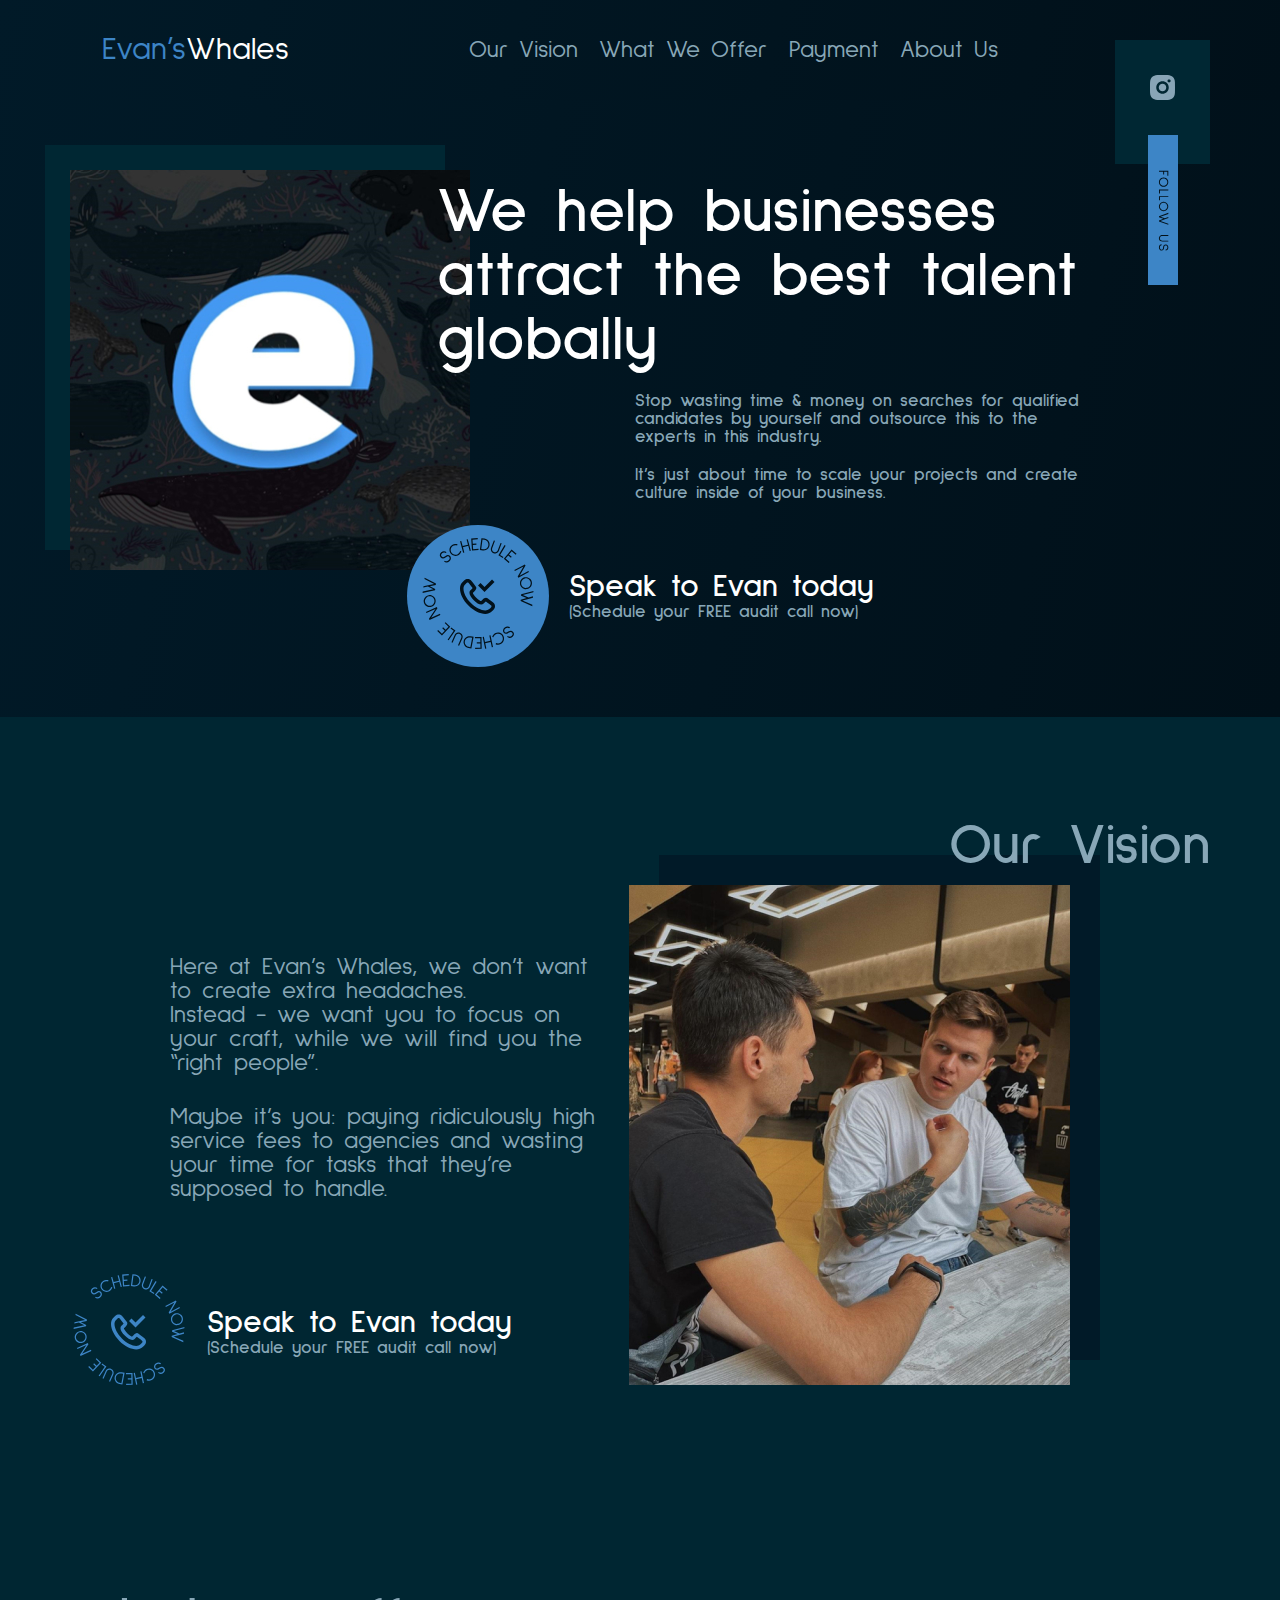
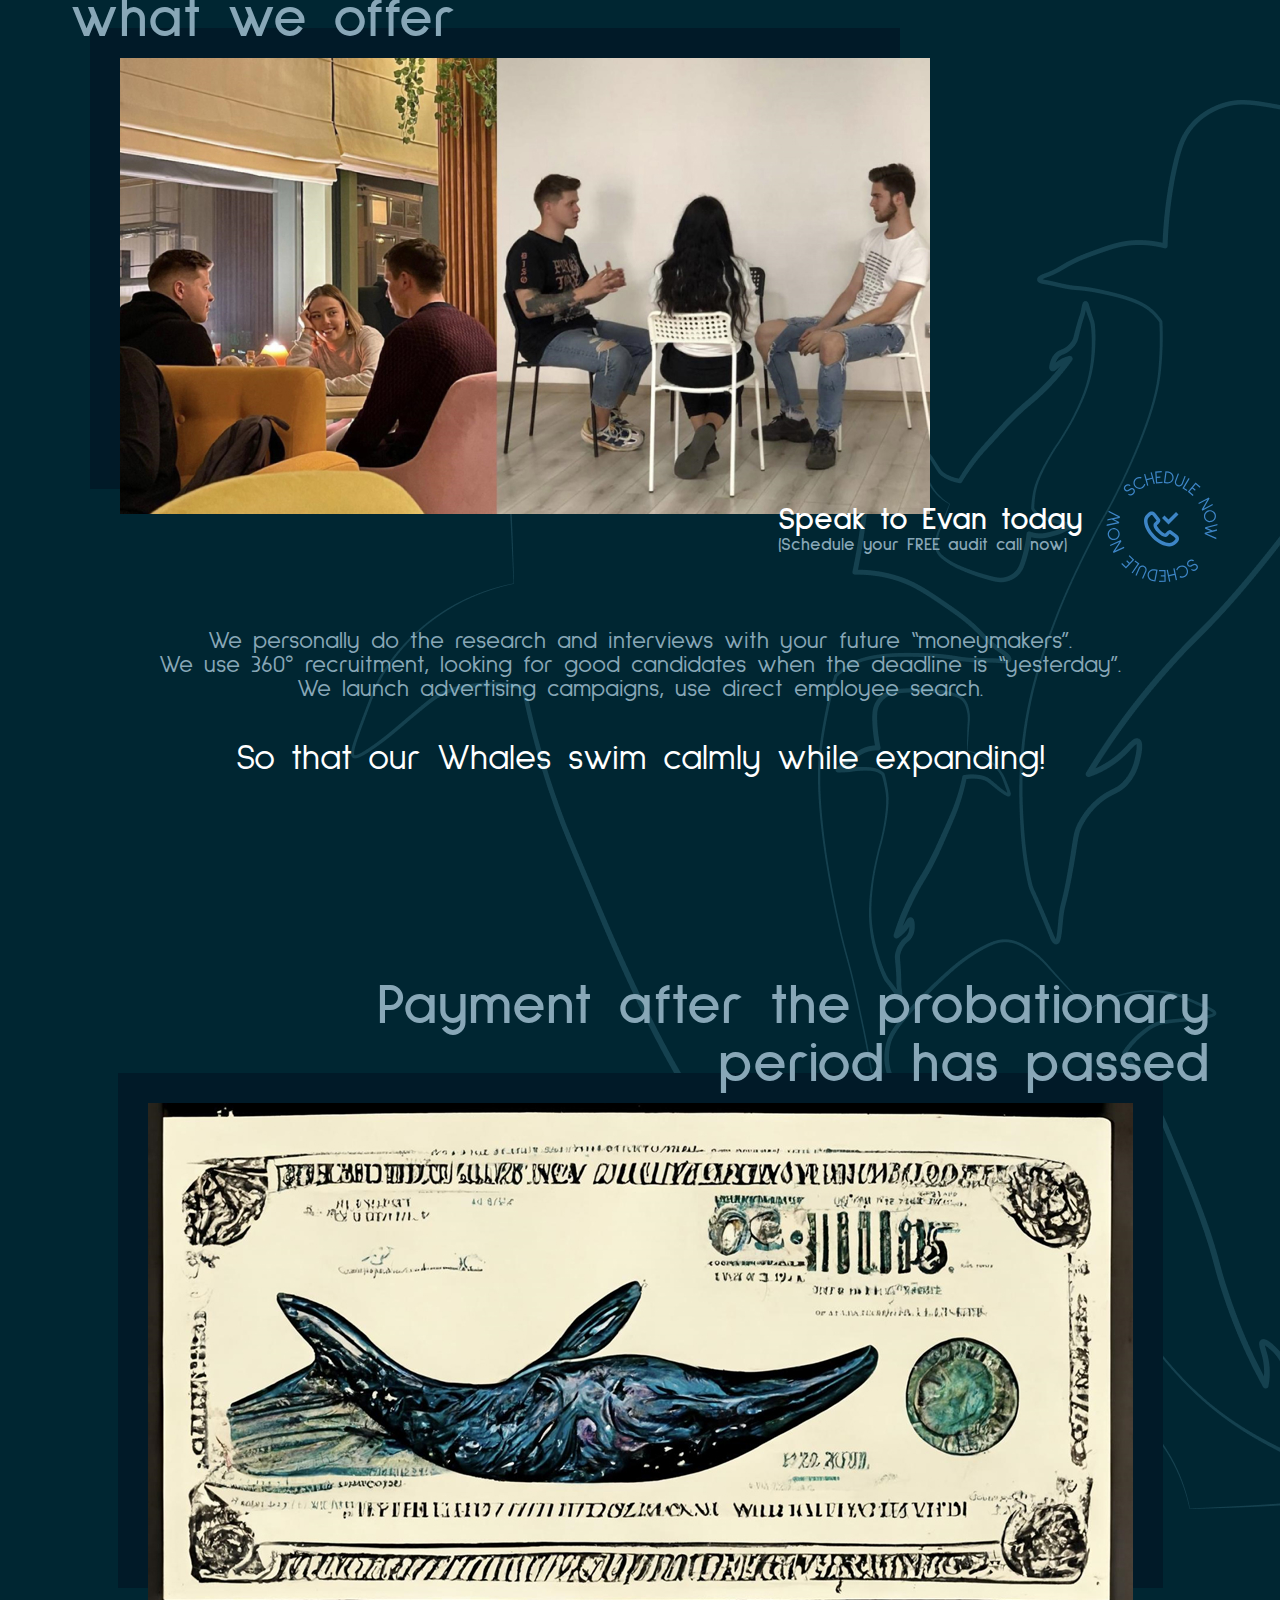
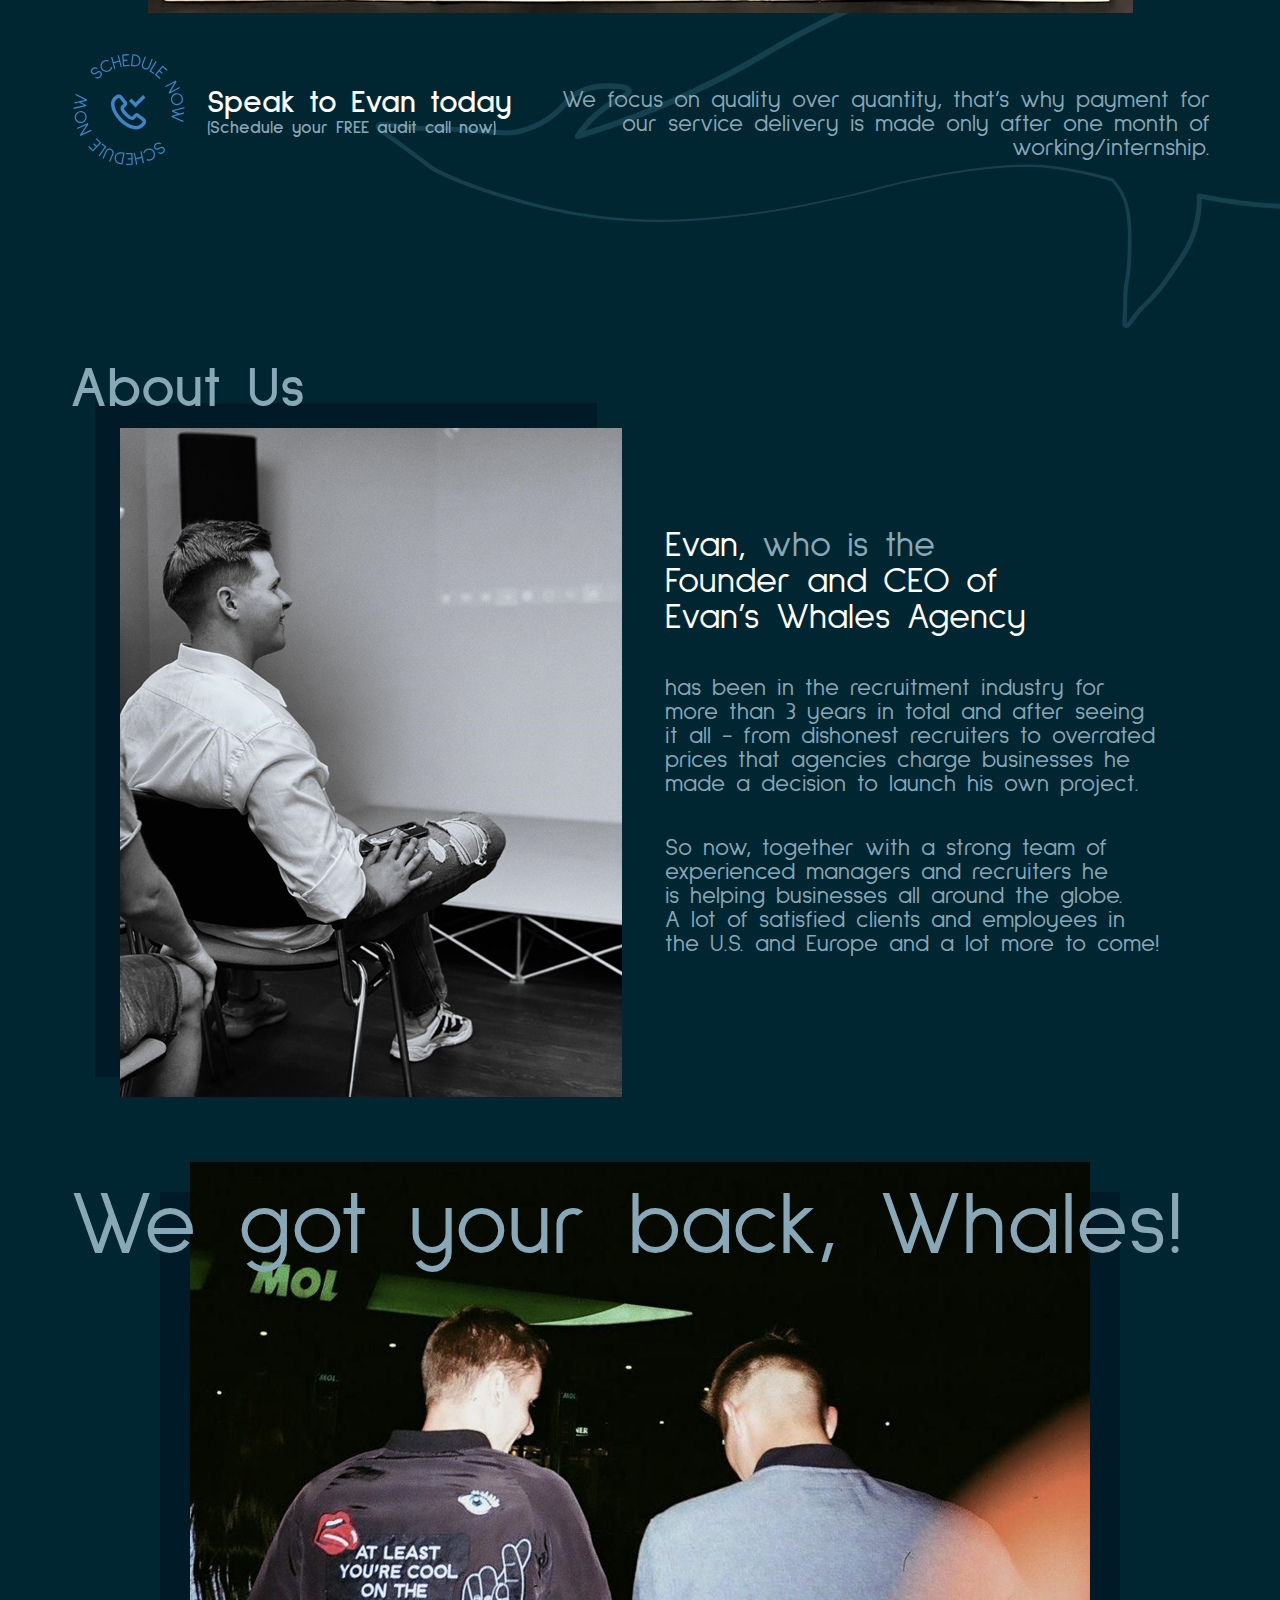
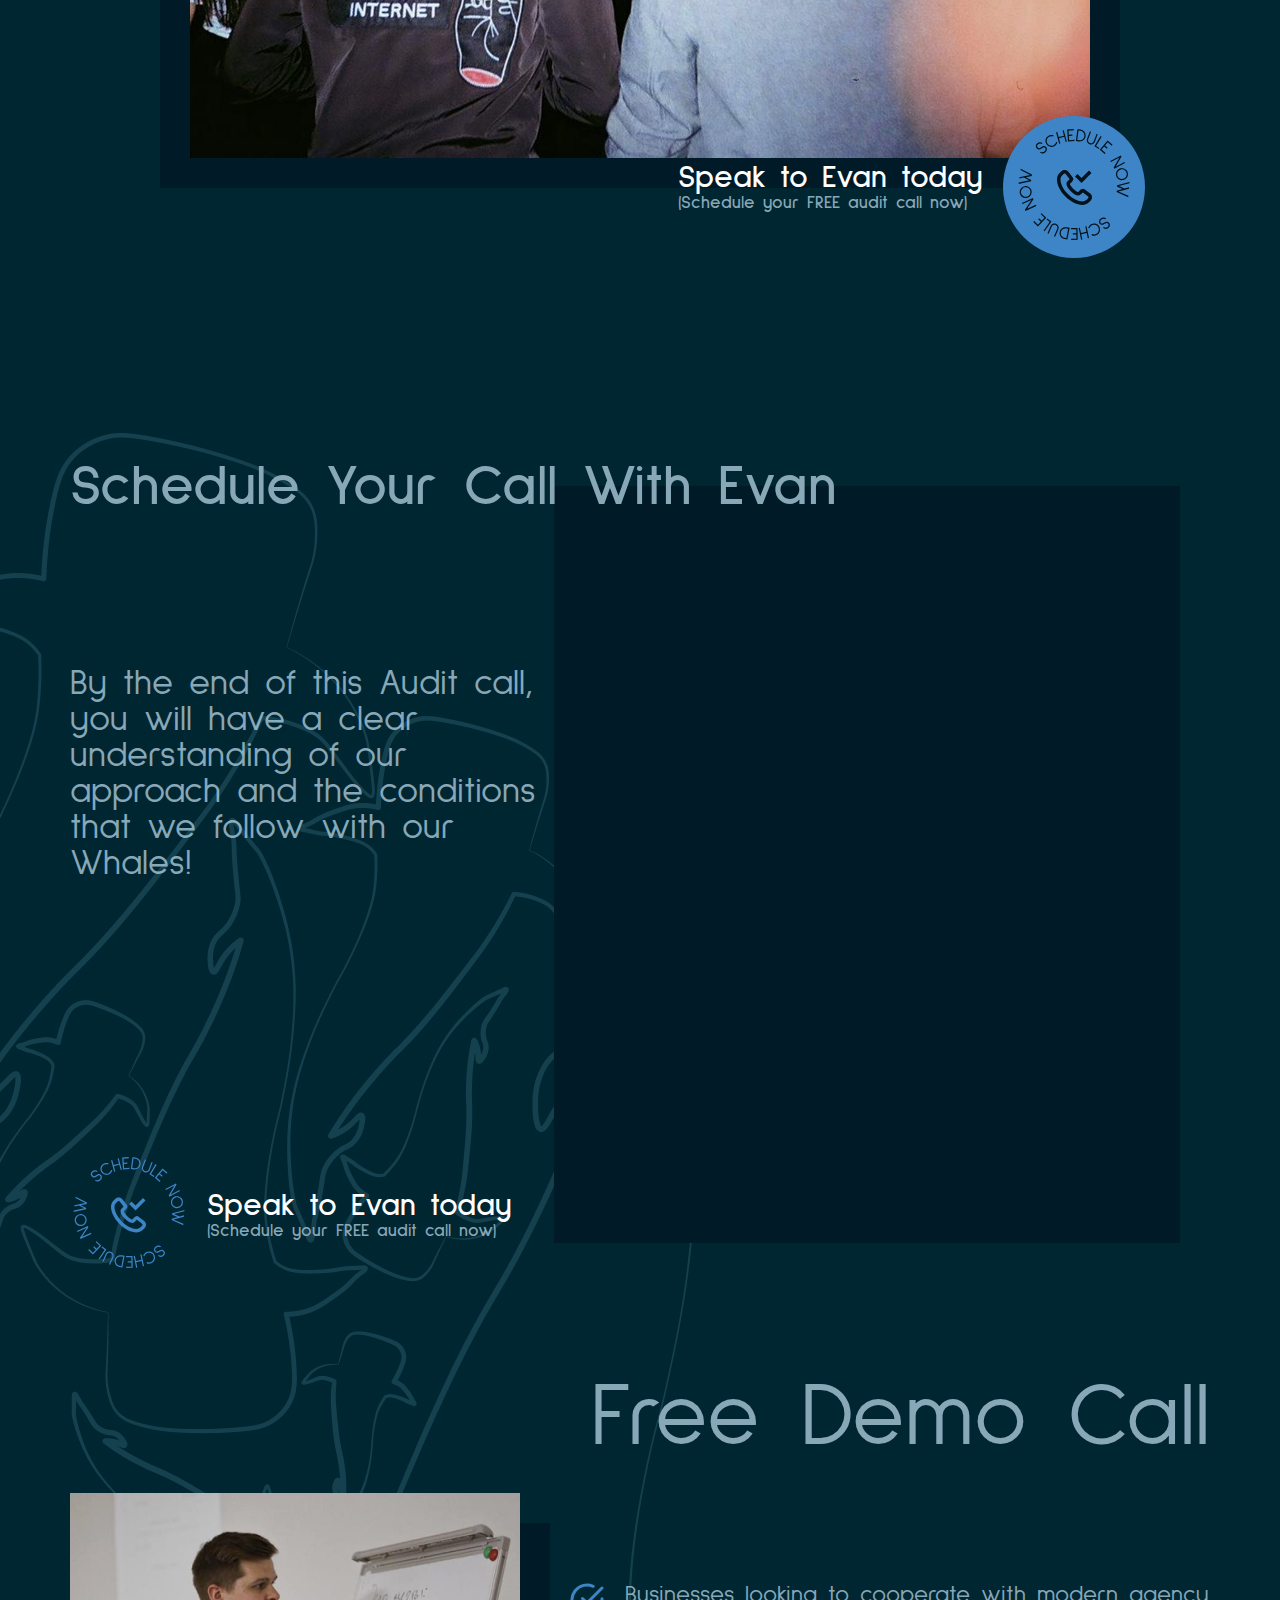
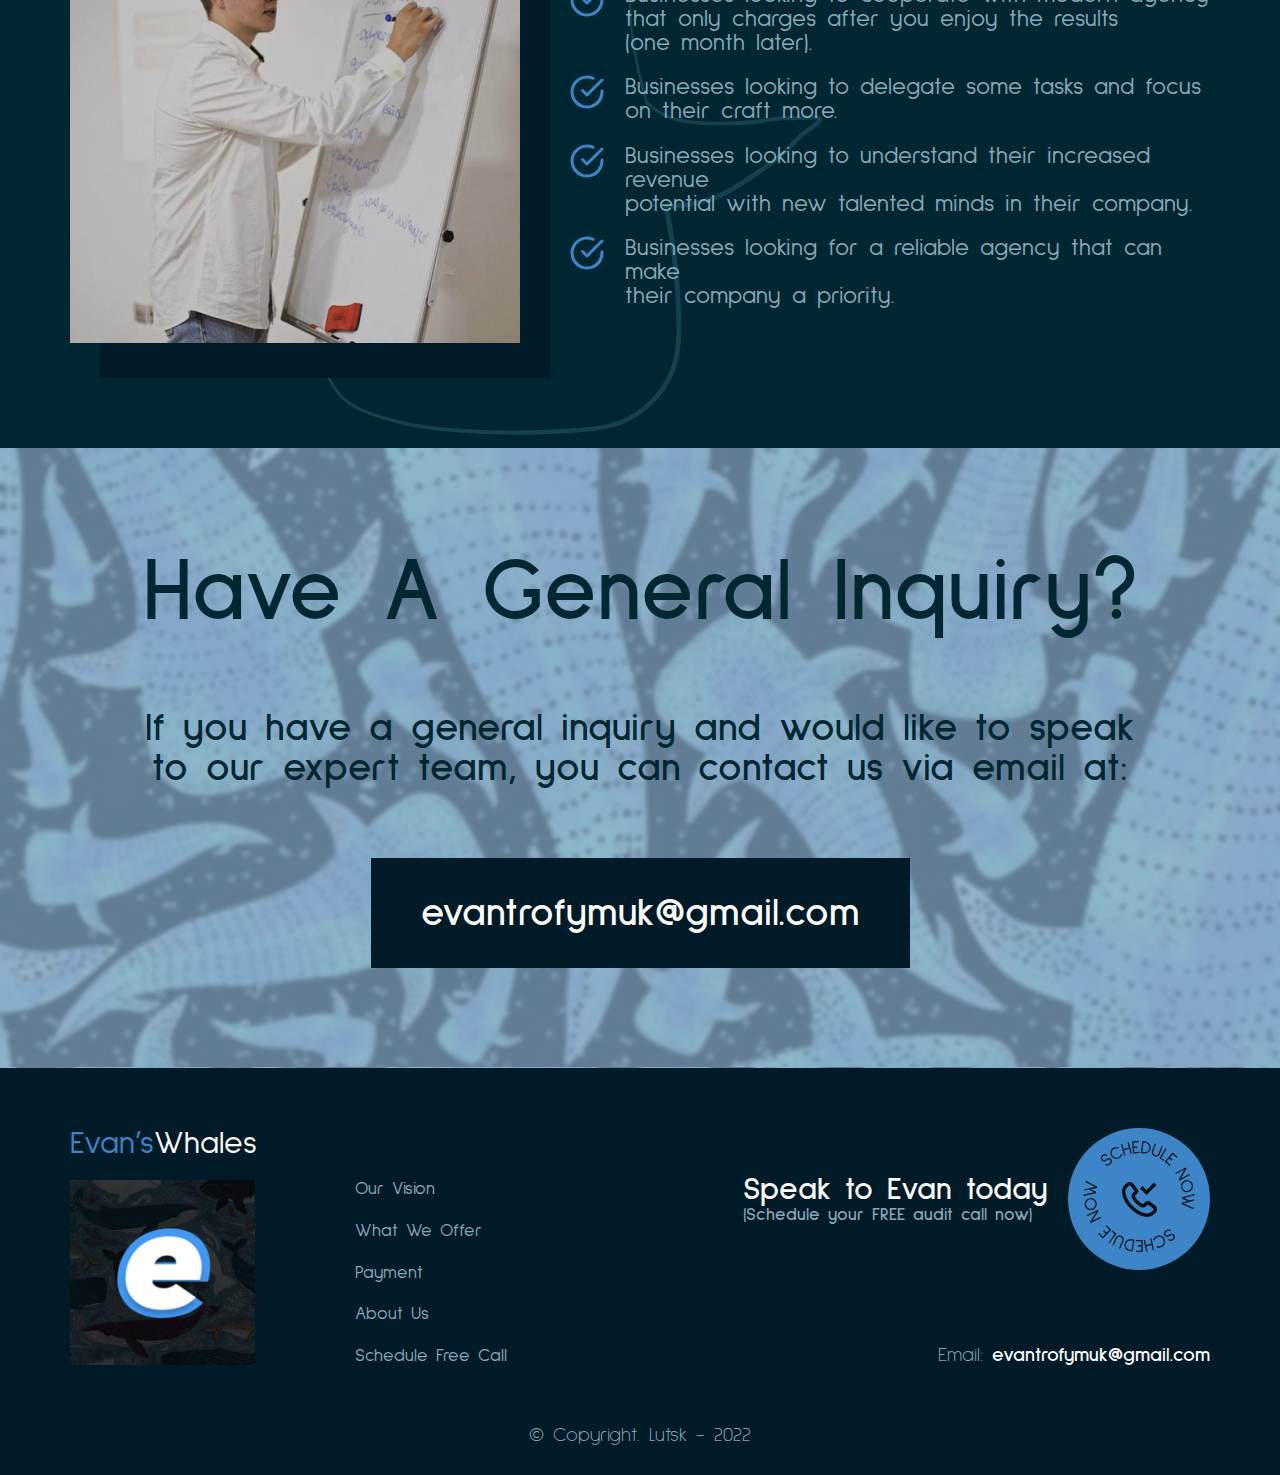
<file: works/Project_0-06/index.html>
<!DOCTYPE html>
<html lang="en">
<head>
    <meta charset="UTF-8">
    <meta http-equiv="X-UA-Compatible" content="IE=edge">
    <meta name="viewport" content="width=device-width, initial-scale=1.0">
    <title>Evan’sWhales</title>
    <link rel="preconnect" href="https://fonts.googleapis.com">
    <link rel="preconnect" href="https://fonts.gstatic.com" crossorigin>
    <link href="https://fonts.googleapis.com/css2?family=Sulphur+Point:wght@300;400;700&display=swap" rel="stylesheet">
    <link rel="shortcut icon" href="img/icons/favicon.ico" type="image/x-icon">
    <link rel="icon" href="img/icons/favicon.ico" type="image/x-icon">
    <link rel="stylesheet" href="style/style.css">
</head>

<body>
    
    <header class="header" id="header">
        <div class="container">
            <div class="header-top">
                <div class="logo">
                    <p><span>Evan’s</span>Whales</p>
                </div>
                <ul class="nav-bar">
                    <li class="nav-bar__item">
                        <a href="#vision" class="link">Our Vision</a>
                    </li>
                    <li class="nav-bar__item">
                        <a href="#offer" class="link">What We Offer</a>
                    </li>
                    <li class="nav-bar__item">
                        <a href="#payment" class="link">Payment</a>
                    </li>
                    <li class="nav-bar__item">
                        <a href="#about-us" class="link">About Us</a>
                    </li>
                </ul>
                <div class="burger-button">
                    <span></span>
                    <span></span>
                    <span></span>
                </div>
                <div class="burger-menu">
                    <ul class="nav-bar">
                        <li class="nav-bar__item">
                            <a href="#vision" class="link">Our Vision</a>
                        </li>
                        <li class="nav-bar__item">
                            <a href="#offer" class="link">What We Offer</a>
                        </li>
                        <li class="nav-bar__item">
                            <a href="#payment" class="link">Payment</a>
                        </li>
                        <li class="nav-bar__item">
                            <a href="#about-us" class="link">About Us</a>
                        </li>
                        <li class="nav-bar__item">
                            <a href="https://www.instagram.com/evantrofymuk/" target="_blank">
                                <svg width="25" height="25" viewBox="0 0 25 25" fill="none" xmlns="http://www.w3.org/2000/svg">
                                    <path d="M12.5 0C15.8962 0 16.32 0.0124999 17.6525 0.0749999C18.9837 0.1375 19.89 0.34625 20.6875 0.65625C21.5125 0.97375 22.2075 1.40375 22.9025 2.0975C23.5381 2.72237 24.0299 3.47824 24.3438 4.3125C24.6525 5.10875 24.8625 6.01625 24.925 7.3475C24.9838 8.68 25 9.10375 25 12.5C25 15.8962 24.9875 16.32 24.925 17.6525C24.8625 18.9837 24.6525 19.89 24.3438 20.6875C24.0308 21.5222 23.5389 22.2783 22.9025 22.9025C22.2775 23.5379 21.5216 24.0297 20.6875 24.3438C19.8912 24.6525 18.9837 24.8625 17.6525 24.925C16.32 24.9838 15.8962 25 12.5 25C9.10375 25 8.68 24.9875 7.3475 24.925C6.01625 24.8625 5.11 24.6525 4.3125 24.3438C3.47791 24.0306 2.72191 23.5387 2.0975 22.9025C1.46176 22.2777 0.969914 21.5218 0.65625 20.6875C0.34625 19.8912 0.1375 18.9837 0.0749999 17.6525C0.0162499 16.32 0 15.8962 0 12.5C0 9.10375 0.0124999 8.68 0.0749999 7.3475C0.1375 6.015 0.34625 5.11 0.65625 4.3125C0.969045 3.47772 1.461 2.72165 2.0975 2.0975C2.72209 1.46154 3.47804 0.969662 4.3125 0.65625C5.11 0.34625 6.015 0.1375 7.3475 0.0749999C8.68 0.0162499 9.10375 0 12.5 0ZM12.5 6.25C10.8424 6.25 9.25268 6.90848 8.08058 8.08058C6.90848 9.25268 6.25 10.8424 6.25 12.5C6.25 14.1576 6.90848 15.7473 8.08058 16.9194C9.25268 18.0915 10.8424 18.75 12.5 18.75C14.1576 18.75 15.7473 18.0915 16.9194 16.9194C18.0915 15.7473 18.75 14.1576 18.75 12.5C18.75 10.8424 18.0915 9.25268 16.9194 8.08058C15.7473 6.90848 14.1576 6.25 12.5 6.25ZM20.625 5.9375C20.625 5.5231 20.4604 5.12567 20.1674 4.83265C19.8743 4.53962 19.4769 4.375 19.0625 4.375C18.6481 4.375 18.2507 4.53962 17.9576 4.83265C17.6646 5.12567 17.5 5.5231 17.5 5.9375C17.5 6.3519 17.6646 6.74933 17.9576 7.04235C18.2507 7.33538 18.6481 7.5 19.0625 7.5C19.4769 7.5 19.8743 7.33538 20.1674 7.04235C20.4604 6.74933 20.625 6.3519 20.625 5.9375ZM12.5 8.75C13.4946 8.75 14.4484 9.14509 15.1517 9.84835C15.8549 10.5516 16.25 11.5054 16.25 12.5C16.25 13.4946 15.8549 14.4484 15.1517 15.1517C14.4484 15.8549 13.4946 16.25 12.5 16.25C11.5054 16.25 10.5516 15.8549 9.84835 15.1517C9.14509 14.4484 8.75 13.4946 8.75 12.5C8.75 11.5054 9.14509 10.5516 9.84835 9.84835C10.5516 9.14509 11.5054 8.75 12.5 8.75Z" fill="#88A5B7"/>
                                </svg>
                            </a>
                        </li>
                    </ul>
                </div>          
            </div>
            <div class="insta-button">
                <div class="insta">
                    <a href="https://www.instagram.com/evantrofymuk/" target="_blank">
                        <svg width="25" height="25" viewBox="0 0 25 25" fill="none" xmlns="http://www.w3.org/2000/svg">
                            <path d="M12.5 0C15.8962 0 16.32 0.0124999 17.6525 0.0749999C18.9837 0.1375 19.89 0.34625 20.6875 0.65625C21.5125 0.97375 22.2075 1.40375 22.9025 2.0975C23.5381 2.72237 24.0299 3.47824 24.3438 4.3125C24.6525 5.10875 24.8625 6.01625 24.925 7.3475C24.9838 8.68 25 9.10375 25 12.5C25 15.8962 24.9875 16.32 24.925 17.6525C24.8625 18.9837 24.6525 19.89 24.3438 20.6875C24.0308 21.5222 23.5389 22.2783 22.9025 22.9025C22.2775 23.5379 21.5216 24.0297 20.6875 24.3438C19.8912 24.6525 18.9837 24.8625 17.6525 24.925C16.32 24.9838 15.8962 25 12.5 25C9.10375 25 8.68 24.9875 7.3475 24.925C6.01625 24.8625 5.11 24.6525 4.3125 24.3438C3.47791 24.0306 2.72191 23.5387 2.0975 22.9025C1.46176 22.2777 0.969914 21.5218 0.65625 20.6875C0.34625 19.8912 0.1375 18.9837 0.0749999 17.6525C0.0162499 16.32 0 15.8962 0 12.5C0 9.10375 0.0124999 8.68 0.0749999 7.3475C0.1375 6.015 0.34625 5.11 0.65625 4.3125C0.969045 3.47772 1.461 2.72165 2.0975 2.0975C2.72209 1.46154 3.47804 0.969662 4.3125 0.65625C5.11 0.34625 6.015 0.1375 7.3475 0.0749999C8.68 0.0162499 9.10375 0 12.5 0ZM12.5 6.25C10.8424 6.25 9.25268 6.90848 8.08058 8.08058C6.90848 9.25268 6.25 10.8424 6.25 12.5C6.25 14.1576 6.90848 15.7473 8.08058 16.9194C9.25268 18.0915 10.8424 18.75 12.5 18.75C14.1576 18.75 15.7473 18.0915 16.9194 16.9194C18.0915 15.7473 18.75 14.1576 18.75 12.5C18.75 10.8424 18.0915 9.25268 16.9194 8.08058C15.7473 6.90848 14.1576 6.25 12.5 6.25ZM20.625 5.9375C20.625 5.5231 20.4604 5.12567 20.1674 4.83265C19.8743 4.53962 19.4769 4.375 19.0625 4.375C18.6481 4.375 18.2507 4.53962 17.9576 4.83265C17.6646 5.12567 17.5 5.5231 17.5 5.9375C17.5 6.3519 17.6646 6.74933 17.9576 7.04235C18.2507 7.33538 18.6481 7.5 19.0625 7.5C19.4769 7.5 19.8743 7.33538 20.1674 7.04235C20.4604 6.74933 20.625 6.3519 20.625 5.9375ZM12.5 8.75C13.4946 8.75 14.4484 9.14509 15.1517 9.84835C15.8549 10.5516 16.25 11.5054 16.25 12.5C16.25 13.4946 15.8549 14.4484 15.1517 15.1517C14.4484 15.8549 13.4946 16.25 12.5 16.25C11.5054 16.25 10.5516 15.8549 9.84835 15.1517C9.14509 14.4484 8.75 13.4946 8.75 12.5C8.75 11.5054 9.14509 10.5516 9.84835 9.84835C10.5516 9.14509 11.5054 8.75 12.5 8.75Z" fill="#88A5B7"/>
                        </svg>
                    </a>
                </div>
                <a href="https://www.instagram.com/evantrofymuk/" target="_blank" class="follow-button">
                    <svg width="11" height="81" viewBox="0 0 11 81" fill="none" xmlns="http://www.w3.org/2000/svg">
                        <path d="M9.358 1.638L6.124 1.638L6.124 4.438L5.172 4.438L5.172 1.638L1 1.638L1 0.7L10.31 0.7L10.31 5.796L9.358 5.796L9.358 1.638ZM0.929999 12.1454C0.93 11.2961 1.14 10.5168 1.56 9.80744C1.98 9.0981 2.54467 8.53344 3.254 8.11344C3.96333 7.69344 4.74267 7.48344 5.592 7.48344C6.44133 7.48344 7.22067 7.69344 7.93 8.11344C8.64867 8.53344 9.218 9.0981 9.638 9.80744C10.058 10.5261 10.268 11.3054 10.268 12.1454C10.268 12.9854 10.058 13.7648 9.638 14.4834C9.218 15.2021 8.64867 15.7714 7.93 16.1914C7.21133 16.6114 6.432 16.8214 5.592 16.8214C4.752 16.8214 3.97267 16.6114 3.254 16.1914C2.54467 15.7714 1.98 15.2021 1.56 14.4834C1.14 13.7741 0.929999 12.9948 0.929999 12.1454ZM1.882 12.1454C1.882 12.8174 2.04533 13.4381 2.372 14.0074C2.708 14.5768 3.16067 15.0248 3.73 15.3514C4.29933 15.6874 4.92 15.8554 5.592 15.8554C6.264 15.8554 6.88467 15.6874 7.454 15.3514C8.02333 15.0248 8.47133 14.5768 8.798 14.0074C9.134 13.4381 9.302 12.8174 9.302 12.1454C9.302 11.4734 9.134 10.8528 8.798 10.2834C8.47133 9.7141 8.02333 9.26144 7.454 8.92544C6.88467 8.59877 6.264 8.43544 5.592 8.43544C4.92 8.43544 4.29933 8.59877 3.73 8.92544C3.16067 9.26144 2.708 9.7141 2.372 10.2834C2.04533 10.8528 1.882 11.4734 1.882 12.1454ZM1.952 23.4864L0.999999 23.4864L0.999999 19.4824L10.31 19.4824L10.31 20.4484L1.952 20.4484L1.952 23.4864ZM1.952 30.1501L0.999999 30.1501L0.999999 26.1461L10.31 26.1461L10.31 27.1121L1.952 27.1121L1.952 30.1501ZM0.929998 36.4978C0.929998 35.6484 1.14 34.8691 1.56 34.1598C1.98 33.4504 2.54467 32.8858 3.254 32.4658C3.96333 32.0458 4.74267 31.8358 5.592 31.8358C6.44133 31.8358 7.22067 32.0458 7.93 32.4658C8.64867 32.8858 9.218 33.4504 9.638 34.1598C10.058 34.8784 10.268 35.6578 10.268 36.4978C10.268 37.3378 10.058 38.1171 9.638 38.8358C9.218 39.5544 8.64867 40.1238 7.93 40.5438C7.21133 40.9638 6.432 41.1738 5.592 41.1738C4.752 41.1738 3.97266 40.9638 3.254 40.5438C2.54466 40.1238 1.98 39.5544 1.56 38.8358C1.14 38.1264 0.929998 37.3471 0.929998 36.4978ZM1.882 36.4978C1.882 37.1698 2.04533 37.7904 2.372 38.3598C2.708 38.9291 3.16067 39.3771 3.73 39.7038C4.29933 40.0398 4.92 40.2078 5.592 40.2078C6.264 40.2078 6.88467 40.0398 7.454 39.7038C8.02333 39.3771 8.47133 38.9291 8.798 38.3598C9.134 37.7904 9.302 37.1698 9.302 36.4978C9.302 35.8258 9.134 35.2051 8.798 34.6358C8.47133 34.0664 8.02333 33.6138 7.454 33.2778C6.88467 32.9511 6.264 32.7878 5.592 32.7878C4.92 32.7878 4.29933 32.9511 3.73 33.2778C3.16067 33.6138 2.708 34.0664 2.372 34.6358C2.04533 35.2051 1.882 35.8258 1.882 36.4978ZM2.4 46.7248L6.894 48.2928L10.324 47.0608L10.324 48.0828L6.894 49.3148L2.4 50.9388L10.324 53.6828L10.324 54.7048L0.999998 51.4568L0.999998 50.4208L5.466 48.8108L0.999998 47.2568L0.999998 46.2068L10.324 42.8608L10.324 43.8828L2.4 46.7248ZM0.901997 68.3125C0.901997 67.7245 1.04666 67.1831 1.336 66.6885C1.63466 66.1938 2.03133 65.7971 2.526 65.4985C3.02066 65.2091 3.562 65.0645 4.15 65.0645L10.31 65.0645L10.31 66.0025L4.15 66.0025C3.73 66.0025 3.34266 66.1051 2.988 66.3105C2.64266 66.5158 2.36733 66.7958 2.162 67.1505C1.966 67.5051 1.868 67.8925 1.868 68.3125C1.868 68.7325 1.966 69.1198 2.162 69.4745C2.36733 69.8385 2.64266 70.1231 2.988 70.3285C3.34266 70.5338 3.73 70.6365 4.15 70.6365L10.31 70.6365L10.31 71.5605L4.15 71.5605C3.562 71.5605 3.02066 71.4111 2.526 71.1125C2.03133 70.8231 1.63466 70.4311 1.336 69.9365C1.04666 69.4418 0.901997 68.9005 0.901997 68.3125ZM7.608 79.6028C7.96266 79.5561 8.27066 79.4441 8.532 79.2668C9.092 78.9028 9.372 78.3008 9.372 77.4608C9.372 76.7608 9.21333 76.2521 8.896 75.9348C8.59733 75.6455 8.19133 75.5008 7.678 75.5008C7.10866 75.5008 6.71666 75.6595 6.502 75.9768C6.28733 76.2941 6.15666 76.7375 6.11 77.3068C6.06333 77.8481 5.98866 78.3055 5.886 78.6788C5.79266 79.0521 5.662 79.3648 5.494 79.6168C5.08333 80.2795 4.43933 80.6108 3.562 80.6108C3.21666 80.6108 2.89 80.5408 2.582 80.4008C2.274 80.2701 1.99866 80.0788 1.756 79.8268C1.196 79.2575 0.915997 78.4781 0.915997 77.4888C0.915997 76.4901 1.19133 75.7015 1.742 75.1228C2.19933 74.6281 2.81533 74.3295 3.59 74.2268L3.59 75.1928C3.12333 75.2768 2.74066 75.4728 2.442 75.7808C2.06866 76.1821 1.882 76.7561 1.882 77.5028C1.882 78.1375 2.036 78.6508 2.344 79.0428C2.66133 79.4441 3.06733 79.6448 3.562 79.6448C3.87933 79.6448 4.14066 79.5795 4.346 79.4488C4.56066 79.3275 4.73333 79.0895 4.864 78.7348C4.99466 78.3801 5.088 77.8761 5.144 77.2228C5.30266 75.4308 6.14733 74.5348 7.678 74.5348C8.06066 74.5348 8.41066 74.5955 8.728 74.7168C9.05466 74.8475 9.33466 75.0295 9.568 75.2628C10.0813 75.7761 10.338 76.5041 10.338 77.4468L10.338 77.4608C10.3287 78.4221 10.0627 79.1548 9.54 79.6588C9.02666 80.1721 8.378 80.4755 7.594 80.5688L7.594 79.6028L7.608 79.6028Z" fill="#02111A"/>
                    </svg>
                </a>
            </div>
            <div class="header-main">
                <div class="header__photo photo">
                    <img src="img/logo.jpg" alt="logo">
                </div>
                <div class="header-text">
                    <h1 class="header-text__main-text">We help businesses <br>attract the best talent <br>globally</h1>
                    <p class="header-text__secondary-text">Stop wasting time & money on searches for qualified candidates by yourself and outsource this to the experts in this industry.</p>
                    <p class="header-text__secondary-text">It’s just about time to scale your projects and create culture inside of your business.</p>
                </div>                
            </div>
            <div class="header-schedule-button footer-schedule-button">
                <a href="https://cal.new" target="_blank" class="header-schedule-button__button footer-schedule-button__button"></a>
                <div class="header-schedule-button__text footer-schedule-button__text">
                    <h4 class="button__main-text">Speak to Evan today</h4>
                    <p class="button__secondary-text">(Schedule your FREE audit call now)</p>
                </div>
            </div>  
        </div>
    </header>
    <section class="vision" id="vision">
        <div class="container">
            <h3 class="vision_title title">Our Vision</h3>
            <div class="vision-wrapper">
                <div class="vision-info">
                    <p class="info__text">Here at Evan’s Whales, we don’t want to create extra headaches.<br>Instead - we want you to focus on your craft, while we will find you the “right people”.</p>
                    <p class="info__text">Maybe it’s you: paying ridiculously high service fees to agencies and wasting your time for tasks that they’re supposed to handle.</p>
                </div>
                <div class="vision__photo photo">
                    <img src="img/vision.jpg" alt="our vision">
                </div>
            </div>
            <div class="schedule-button">
                <a href="https://cal.new" target="_blank" class="schedule-button__button"></a>
                <div class="schedule-button__text">
                    <h4 class="button__main-text">Speak to Evan today</h4>
                    <p class="button__secondary-text">(Schedule your FREE audit call now)</p>
                </div>
            </div>
        </div>        
    </section>
    <section class="offer" id="offer">
        <div class="container">
            <h3 class="offer-title title">what we offer</h3>
            <div class="offer-wrapper">
                <div class="offer-info">
                    <p class="info__text">We personally do the research and interviews with your future “moneymakers”.
                        <br>We use 360° recruitment, looking for good candidates when the deadline is “yesterday”.
                        <br>We launch advertising campaigns, use direct employee search.
                    </p>
                    <p class="white-info__text">So that our Whales swim calmly while expanding!</p>
                </div>
                <div class="offer__photo photo">
                    <img src="img/offer.jpg" alt="what we offer">
                </div>
            </div>
            <div class="schedule-button">
                <a href="https://cal.new" target="_blank" class="schedule-button__button"></a>
                <div class="schedule-button__text">
                    <h4 class="button__main-text">Speak to Evan today</h4>
                    <p class="button__secondary-text">(Schedule your FREE audit call now)</p>
                </div>
            </div>            
        </div>
        <img src="img/whales1.png" alt="whales" class="offer__background">
    </section>
    <section class="payment" id="payment">
        <div class="container">
            <h3 class="payment-title title">Payment after the probationary <br>period has passed</h3>
            <div class="payment-wrapper">
                <div class="payment-info">
                    <p class="info__text">We focus on quality over quantity, that’s why payment for our service delivery is made only after one month of working/internship.</p>                    
                </div>
                <div class="payment__photo photo">
                    <img src="img/payment.jpg" alt="payment">
                </div>                
            </div>
            <div class="schedule-button">
                <a href="https://cal.new" target="_blank" class="schedule-button__button"></a>
                <div class="schedule-button__text">
                    <h4 class="button__main-text">Speak to Evan today</h4>
                    <p class="button__secondary-text">(Schedule your FREE audit call now)</p>
                </div>
            </div> 
        </div>
    </section>
    <section class="about-us" id="about-us">
        <div class="container">
            <h3 class="about-us-title title">About Us</h3>
            <div class="about-us-wrapper">
                <div class="about-us__info">
                    <div class="about-us__photo photo">
                        <img src="img/about.jpg" alt="about us">
                    </div>
                    <div class="about-us__text">
                        <h5 class="about-us__main-text">Evan, <span>who is the</span> Founder and CEO of Evan’s Whales Agency</h5>
                        <p class="info__text">has been in the recruitment industry for more than 3 years in total and after seeing it all - from dishonest recruiters to overrated prices that agencies charge businesses he made a decision to launch his own project.</p>
                        <p class="info__text">So now, together with a strong team of<br>experienced managers and recruiters he<br>is helping businesses all around the globe.<br>A lot of satisfied clients and employees in<br>the U.S. and Europe and a lot more to come!</p>
                    </div>
                </div>
                <div class="about-us-poster">
                    <h2 class="about-us-poster__title">We got your back, Whales!</h2>
                    <div class="poster__photo photo">
                        <img src="img/back.jpg" alt="we got you back whales">
                    </div>
                    <div class="header-schedule-button footer-schedule-button">
                        <a href="https://cal.new" target="_blank" class="header-schedule-button__button footer-schedule-button__button"></a>
                        <div class="header-schedule-button__text footer-schedule-button__text">
                            <h4 class="button__main-text">Speak to Evan today</h4>
                            <p class="button__secondary-text">(Schedule your FREE audit call now)</p>
                        </div>
                    </div>
                </div>               
            </div>            
        </div>
    </section>
    <section class="calendar" id="calendar">
        <div class="container">
            <h3 class="calendar-title title">Schedule Your Call With Evan</h3>
            <div class="calendar-wrapper">
                <div class="calendar-main">
                    <div class="calendar-info">
                        <p class="info__text">By the end of this Audit call, you will have a clear understanding of our approach and the conditions that we follow with our Whales!</p>
                        <div class="schedule-button">
                            <a href="https://cal.new" target="_blank" class="schedule-button__button"></a>
                            <div class="schedule-button__text">
                                <h4 class="button__main-text">Speak to Evan today</h4>
                                <p class="button__secondary-text">(Schedule your FREE audit call now)</p>
                            </div>
                        </div>
                    </div>
                    <div class="calendar-frame">
                        <iframe src="https://calendar.google.com/calendar/embed?height=757&wkst=2&bgcolor=%23ffffff&ctz=Europe%2FKiev&showTitle=0&showNav=1&showPrint=0&showTabs=0&showCalendars=0&hl=en&title=Evan'sWhales&src=MDk5NGQwYjZmMGVkOTMyM2FlN2IyMjM1ODdiZmNjMDU2MWNhYzg5OGE4YTkzMjJmMjg1NDVkZDRiYmJhMDRjYkBncm91cC5jYWxlbmRhci5nb29nbGUuY29t&color=%23009688" style="border-width:0" width="626" height="757" frameborder="0" scrolling="no" class="calendar-frame__widget"></iframe>
                    </div>
                </div>
                <div class="calendar-about">
                    <h2 class="calendar-about__title">Free Demo Call</h2>
                    <div class="calendar-about-wrapper">
                        <div class="calendar-about-photo photo">
                            <img src="img/call.jpg" alt="free demo call">
                        </div>
                        <div class="calendar-about__text">
                            <p class="info__text">Businesses looking to cooperate with modern agency <br>that only charges after you enjoy the results <br>(one month later).</p>
                            <p class="info__text">Businesses looking to delegate some tasks and focus <br>on their craft more.</p>
                            <p class="info__text">Businesses looking to understand their increased revenue <br>potential with new talented minds in their company.</p>
                            <p class="info__text">Businesses looking for a reliable agency that can make <br>their company a priority.</p>
                        </div>
                    </div>
                </div>
            </div>
        </div>
        <img src="img/whales2.png" alt="whales" class="calendar__background">
    </section>
    <section class="email" id="email">
        <h2 class="email-title title">Have A General Inquiry?</h2>
        <p class="email-text">If you have a general inquiry and would like to speak to our expert team, you can contact us via email at:</p>
        <a href="mailto:evantrofymuk@gmail.com" class="email-send">evantrofymuk@gmail.com</a>
    </section>
    <footer class="footer">
        <div class="container">
            <div class="footer-wrapper">
                <div class="left-half">
                    <p class="footer-logo"><span>Evan’s</span>Whales</p>
                    <div class="footer-list">                        
                        <img src="img/logo.jpg" alt="logo">
                        <ul class="footer-list__list">
                            <li class="list-item"><a href="#vision">Our Vision</a></li>
                            <li class="list-item"><a href="#offer">What We Offer</a></li>
                            <li class="list-item"><a href="#payment">Payment</a></li>
                            <li class="list-item"><a href="#about-us">About Us</a></li>
                            <li class="list-item"><a href="#calendar">Schedule Free Call</a></li>
                        </ul>
                    </div>                    
                </div>
                <div class="right-half">
                    <div class="header-schedule-button footer-schedule-button">
                        <a href="https://cal.new" target="_blank" class="header-schedule-button__button footer-schedule-button__button"></a>
                        <div class="header-schedule-button__text footer-schedule-button__text">
                            <h4 class="button__main-text">Speak to Evan today</h4>
                            <p class="button__secondary-text">(Schedule your FREE audit call now)</p>
                        </div>
                    </div>
                    <a href="mailto:evantrofymuk@gmail.com" class="email-send"><span>Email:</span> evantrofymuk@gmail.com</a>
                </div>
            </div>
            <p class="copyright">© Copyright. Lutsk - 2022</p>
        </div>
    </footer>
    <div class="up-button">
        <svg width="37" height="37" viewBox="0 0 37 37" fill="none" xmlns="http://www.w3.org/2000/svg">
            <path d="M0.04599 33.6129L2.94928 36.498L18.0467 21.4966L33.1427 36.498L36.046 33.6129L18.0467 15.7264L0.04599 33.6129Z" fill="#88A7B7"/>
            <path d="M0.04599 18.3845L2.94928 21.2696L18.0467 6.26819L33.1427 21.2696L36.046 18.3845L18.0467 0.498001L0.04599 18.3845Z" fill="#88A7B7"/>
        </svg>               
    </div>

    <script src="https://code.jquery.com/jquery-3.6.1.min.js" integrity="sha256-o88AwQnZB+VDvE9tvIXrMQaPlFFSUTR+nldQm1LuPXQ=" crossorigin="anonymous"></script>
    <script src="script.js"></script>

</body>
</html>
</file>
<file: works/Project_0-01/css/main.css>
html {
    scroll-behavior: smooth;
}

body {
    font-family: 'roboto';
    color: #30444E;
    font-size: 18px;
    margin: 0;
    padding: 0;
}

div,
p,
button,
span,
a,
ul,
li {
    box-sizing: border-box;
    margin: 0;
    padding: 0;
}

ul {
    list-style: none;
    padding: 0;
}

h1,
h2,
h3,
h4 {
    margin: 0;
}

.container {
    width: 1140px;
    margin: 0 auto;
}

.pannel {
    display: flex;
    position: fixed;
    width: 100%;
    height: 100px;
    background: #FFF;
    box-shadow: 0px 1px 4px rgba(0, 0, 0, 0.25);
}

.nav_bar {
    display: flex;
    align-items: center;
    justify-content: space-between;
}

.nav_pannel {
    display: flex;
}

.nav_pannel a {
    color: #263238;
    position: relative;
    background-image: linear-gradient(currentColor, currentColor);
    background-position: 0% 100%;
    background-repeat: no-repeat;
    background-size: 0% 2px;
    transition: background-size .5s ease-in-out;
}

.nav_pannel a:hover {
    background-size: 100% 2px;
}

li:first-child {
    margin-left: 0;
}

li {
    margin-left: 50px;
}

.nav_button {
    text-decoration: none;
    color: #263238;
    position: relative;
    background-image: linear-gradient(currentColor, currentColor);
    background-position: 0% 100%;
    background-repeat: no-repeat;
    background-size: 0% 2px;
    transition: background-size .5s ease-in-out;
    width: 15px;
}

.nav_button:hover {
    background-size: 100% 2px;
    width: 15px;
}

.nav_button:nth-child(1):hover {
    background-size: 85% 2px;
}

.nav_button:nth-child(2):hover {
    background-size: 85% 2px;
}

.burger_btn {
    display: none;
    position: relative;
    z-index: 2;
    width: 30px;
    height: 16px;
}

.burger_btn span {
    display: block;
    position: absolute;
    width: 100%;
    height: 2px;
    border-radius: 20px;
    background-color: #30444E;
    transition: .4s ease;
}

.burger_btn span:first-child {
    top: 0;
}

.burger_btn span:nth-child(2) {
    top: 50%;
    transform: translateY(-50%);
}

.burger_btn span:last-child {
    bottom: 0;
}

.burger_btn.active span:nth-child(2) {
    display: none;
}

.burger_btn.active span:first-child {
    top: 50%;
    transform: rotate(45deg)
}

.burger_btn.active span:last-child {
    top: 50%;
    transform: rotate(-45deg)
}

.burger_menu {
    height: 350px;
    background-color: #EE4248;
    top: 50%;
    left: 50%;
    transform: translate(-50%, -50%);
    position: fixed;
    z-index: 2;
    width: 70%;
    border-radius: 4px;
    clip-path: polygon(0 0, 100% 0, 100% 0, 0 0);
    transition: .5s ease;
}

.burger_menu.active {
    clip-path: polygon(0 0, 100% 0, 100% 100%, 0 100%);
}

.burger_nav_pannel {
    text-align: center;
}
.burger_nav_pannel li {
    margin-left: unset;
    margin: 25px 0;
}
.burger_nav_pannel li a{
    color: #fff;
}
.burger_nav_buttons {
    margin: 0 auto;
    width: fit-content;
}
.burger_nav_buttons svg path {
    fill: #fff;
}
.overflow {
    position: fixed;
    width: 100vw;
    height: 0vh;
    top: 0;
    left: 0;
    z-index: 1;
    background-color: #26323830;
    backdrop-filter: blur(5px);
    transition: .6s ease;
}
.overflow.active {
    height: 100vh;
}

.title_block {
    display: flex;
    justify-content: space-between;
    align-items: center;
    margin-top: 100px;
}

.title {
    width: 545px;
}

span {
    color: #EE4248;
}

.title_text {
    font-size: 48px;
    line-height: 65px;
    padding-bottom: 24px;
}

.header_text {
    font-size: 20px;
    line-height: 30px;
    margin-bottom: 30px;
}

.header_btn {
    display: flex;
    background-color: #EE4248;
    color: #fff;
    border-radius: 4px;
    box-shadow: 1px 2px 4px rgba(0, 0, 0, 0.25);
    font-size: 20px;
    cursor: pointer;
    text-decoration: none;
    width: 160px;
    height: 55px;
    justify-content: center;
    align-items: center;
}

.welcome {
    width: 100%;
    background-color: #b3afaf;
}

.welcome_block {
    margin-top: 100px;
    width: 100%;
    display: flex;
    justify-content: space-between;
    align-items: center;
    padding-bottom: 65px;
}

.text_block {
    width: 450px;
}

h2 {
    font-weight: 500;
    font-size: 32px;
    line-height: 43px;
}

.welcome_text {
    margin-top: 40px;
}

.welcome_paragraph {
    font-weight: 400;
    font-size: 18px;
    line-height: 27px;
    margin-top: 24px;
    margin-bottom: 30px;
}

.text_block p {
    font-weight: 400;
    font-size: 18px;
    line-height: 27px;
    text-align: center;
}

.pas_block {
    display: flex;
    justify-content: center;
    padding-top: 100px;
}

h3 {
    color: #EE4248;
    font-size: 28px;
    margin-top: 120px;
    line-height: 37px;
}

.pas {
    display: flex;
    justify-content: space-between;
    margin-top: 40px;
    margin-bottom: 115px;
}

.product {
    background: url(../img/product.png) no-repeat left top;
    width: 360px;
    margin-left: 10px;
}

.product_text {
    margin-top: 15px;
    margin-bottom: 23px;
    line-height: 27px;
    width: 300px;
}

.pas_btn {
    display: flex;
    background-color: #EE4248;
    color: #fff;
    border-radius: 4px;
    box-shadow: 1px 2px 4px rgba(0, 0, 0, 0.25);
    font-size: 18px;
    cursor: pointer;
    text-decoration: none;
    width: 119px;
    height: 42px;
    justify-content: center;
    align-items: center;
}

.service {
    background: url(../img/service.png) no-repeat left top;
    width: 360px;
}

.service_text {
    margin-top: 15px;
    margin-bottom: 23px;
    line-height: 27px;
    width: 300px;
}

.technology {
    background: url(../img/technology.png) no-repeat left top;
    width: 360px;
    margin-right: -20px;
}

.technology_text {
    margin-top: 15px;
    margin-bottom: 23px;
    line-height: 27px;
    width: 310px;
}

.swiper {
    display: none;
}

.contacts {
    margin-bottom: 50px;
}

.address {
    display: flex;
    align-items: center;
    margin-top: 50px;
}

.address .container {
    width: 640px;
    margin: unset;
    display: flex;
}

.address_block {
    font-weight: 300;
    font-size: 18px;
    line-height: 27px;
}

.org_name,
.org_contact {
    font-weight: 500;
    font-size: 18px;
}

.contact_block {
    justify-content: center;
    align-items: center;
    font-weight: 300;
    font-size: 18px;
    padding-left: 45px;
    line-height: 27px;
}

a {
    text-decoration: none;
    color: #263238;
}

.footer {
    display: flex;
    text-align: center;
    color: #fff;
}

.footer .container {
    width: 100%;
    background-color: #EE4248;
    padding: 10px 0px;
}

.up_button {
    position: fixed;
    z-index: 99;
    bottom: 40px;
    right: 60px;
    cursor: pointer;
    opacity: 0;
    transition: 1s ease;
}
.up_button img {
    width: 30px;
    height: 30px;
}

.up_button.show {
    opacity: 1;
}

.up_button.show:hover{
    scale: 1.3;
    transition: .3s ease-in-out;
}

/* Responsive */

/*≥ 1200px*/

@media (max-width: 1400px) {
    .container {
        width: 1140px;
    }
}

/* ≥ 992px */

@media (max-width: 1200px) {
    .container {
        width: 960px;
    }

    .burger_btn {
        display: block;
    }

    .title {
        width: 450px;
        text-align: center;
    }

    .devices {
        display: flex;
        margin-left: auto;
        margin-right: auto;
        width: 450px;
    }

    .title_text {
        font-size: 40px;
    }

    .header_text {
        font-size: 18px;
    }

    .header_btn {
        font-size: 18px;
        width: 140px;
        height: 50px;
    }

    .pannel {
        height: 60px;
    }

    .nav_pannel,
    .nav_buttons {
        display: none;
    }

    .header_btn {
        margin: 0 auto;
        margin-bottom: 50px;
    }

    .welcome_block {
        margin-top: 40px;
        padding-top: 40px;
    }

    .welcome_text,
    .welcome_paragraph {
        text-align: center;
    }

    .user {
        display: block;
        margin-left: auto;
        margin-right: auto;
        width: 90%;
    }

    .pas {
        display: flex;
        margin-top: 40px;
        margin-bottom: 60px;
        align-items: center;
    }

    .pas_block {
        padding-top: 60px;
    }

    .product {
        display: flex;
        align-items: center;
        flex-direction: column;
        background-position: center top;
        margin: 0 0 20px 0;
    }

    .service {
        display: flex;
        align-items: center;
        flex-direction: column;
        background-position: center top;
        margin: 0 0 20px 0;
    }

    .technology {
        display: flex;
        align-items: center;
        flex-direction: column;
        background-position: center top;
        margin: 0 0 20px 0;
    }

    .address {
        display: flex;
        justify-content: space-around;
    }

    .address_block {
        margin: unset;
    }

    .footer_logo {
        display: flex;
        margin: 0 auto;
        width: 200px;
    }
}

/* ≥ 768px */

@media (max-width: 992px) {

    .container {
        width: 720px;
    }

    .title_block {
        flex-direction: column;
    }

    .welcome_block {
        flex-direction: column;
    }

    .products {
        margin-bottom: 50px;
    }

    .pas {
        display: none;
    }

    .product,
    .service,
    .technology {
        margin: 50px auto;
    }

    .swiper {
        width: 100%;
        height: 100%;
        display: block;
    }

    .swiper-slide {
        display: -webkit-box;
        display: -ms-flexbox;
        display: -webkit-flex;
        display: flex;
        -webkit-box-pack: center;
        -ms-flex-pack: center;
        -webkit-justify-content: center;
        justify-content: center;
        -webkit-box-align: center;
        -ms-flex-align: center;
        -webkit-align-items: center;
        align-items: center;
    }

    .swiper-slide {
        display: block;
        width: 100%;
        height: 100%;
        object-fit: cover;
    }

    .swiper {
        margin-left: auto;
        margin-right: auto;
    }

    .swiper-button-next,
    .swiper-button-prev {
        color: #263238 !important;
        transform: scale(0.5);
    }

    .swiper-pagination-bullet-active {
        background: #263238 !important;
    }
}

/* ≥ 576px */

@media (max-width: 768px) {
    .container {
        width: 540px;
    }
}

/* < 576px */

@media (max-width: 576px) {
    .container {
        width: 80%;
    }

    .title {
        width: 100%;
    }

    .title_text {
        font-size: 28px;
        line-height: 46px;
    }

    .devices {
        width: 90%;
    }

    .header_text {
        font-size: 16px;
        line-height: 24px;
    }

    .header_btn {
        font-size: 16px;
        width: 120px;
        height: 45px;
    }

    .text_block {
        width: 100%;
    }

    .welcome_text {
        font-size: 28px;
        text-align: center;
    }

    .welcome_paragraph,
    .paragraph_text {
        font-size: 16px;
        text-align: center;
    }

    .welcome_block {
        padding-bottom: 50px;
    }

    .pas {
        margin-bottom: 30px;
        text-align: center;
    }

    .product,
    .service,
    .technology,
    .product_text,
    .service_text,
    .technology_text {
        width: 250px;
    }

    .pas_block {
        padding-top: 50px;
        font-size: 28px;
    }

    h3 {
        font-size: 28px;
    }

    .pas_btn {
        font-size: 16px;
        width: 120px;
        height: 45px;
    }

    .swiper-button-next,
    .swiper-button-prev {
        display: none !important;
    }

    .swiper-pagination {
        padding-top: 10px;
    }

    .address {
        flex-direction: column;
    }

    .contact_block {
        padding: 25px 0 0 0;
    }

    .address {
        align-items: unset;
    }
}

/* 0 - 360px */

@media (max-width: 360px) {
    .container {
        width: 70%;
    }
}
</file>
<file: works/Project_0-02/css/main.css>
html {
    scroll-behavior: smooth;
}

body {
    font-family: 'Roboto', sans-serif;
    font-weight: 400;
    margin: 0;
    padding: 0;
}

div,
p,
button,
span,
a,
ul,
li {
    box-sizing: border-box;
    margin: 0;
    padding: 0;
}

ul {
    list-style: none;
}

h1,
h2,
h3,
h4 {
    margin: 0;
}

.container {
    width: 1110px;
    margin: 0 auto;
}

.header {
    background-image: url(../img/header.png);
    background-size: cover;
    color: #fff;
}

.header .container {
    display: flex;
    justify-content: space-between;
    align-items: center;
}

.logo {
    display: flex;
    width: 170px;
    align-items: center;
}

.logo_text {
    margin-left: 10px;
    font-family: 'Lato';
    font-weight: 700;
    font-size: 18px;
    line-height: 22px;
    text-transform: uppercase;
}

.panel {
    height: 100px;
    width: 100%;
    align-items: center;
    line-height: 16px;
    display: flex;
    justify-content: space-between;
}

.nav_panel {
    display: flex;
    width: 485px;
    justify-content: space-between;
    align-items: center;
    font-weight: 500;
    font-size: 16px;
}

.nav_panel a {
    text-decoration: none;
    color: #fff;
    position: relative;
    background-image: linear-gradient(currentColor, currentColor);
    background-position: 0% 100%;
    background-repeat: no-repeat;
    background-size: 0% 2px;
    transition: background-size .5s ease-in-out;
}

.nav_panel a:hover {
    background-size: 100% 2px;
}

.nav_menu {
    text-decoration: none;
    color: #fff;
    text-transform: uppercase;
}

.nav_btn {
    display: flex;
    text-decoration: none;
    align-items: center;
    justify-content: center;
    color: #fff;
    border: #fff;
    border-style: solid;
    border-radius: 6px;
    cursor: pointer;
    font-size: 16px;
    text-transform: uppercase;
    width: 100px;
    height: 40px;
    transition: .5s;
    z-index: 1;
    position: relative;
}

.nav_btn::before {
    content: '';
    width: 100%;
    height: 100%;
    background-color: #fff;
    position: absolute;
    z-index: -1;
    clip-path: polygon(0 0, 0 0, 0 100%, 0% 100%);
    transition: .5s;
}

.nav_btn:hover {
    color: #ED4C5C;
}

.nav_btn:hover::before {
    clip-path: polygon(0 0, 100% 0, 100% 100%, 0% 100%);
}

.burger_button {
    display: none;
    position: relative;
    width: 30px;
    height: 15px;
    cursor: pointer;
    z-index: 99;
}

.burger_button span {
    display: block;
    position: absolute;
    width: 100%;
    height: 2px;
    border-radius: 20px;
    background-color: #fff;
    transition: .4s ease;
}

.burger_button span:nth-child(1) {
    top: 0;
}

.burger_button span:nth-child(2) {
    top: 50%;
    transform: translateY(-50%);
}

.burger_button span:nth-child(3) {
    bottom: 0;
}

.burger_button_active span:nth-child(1) {
    top: 50%;
    transform: rotate(45deg)
}

.burger_button_active span:nth-child(2) {
    display: none;
}

.burger_button_active span:nth-child(3) {
    top: 50%;
    transform: rotate(-45deg)
}

.burger_menu.container {
    display: none;
}

.burger_menu {
    display: none;
    position: fixed;
    background-color: rgba(255, 255, 255, 0.2);
    z-index: 99;
    border-radius: 6px;
    height: 400px;
    width: 80%;
    top: 100px;
    left: 50%;
    transform: translateX(-50%);
}

.burger_menu ul li {
    padding: 20px 0;
}

.burger_menu .nav_panel {
    display: flex;
    flex-direction: column;
    width: auto;
    margin-top: 30px;
}

.burger_menu .nav_button {
    display: flex;
    justify-content: center;
    padding-top: 20px;
}

.overflow {
    width: 100vw;
    height: 0vh;
    background: #10101090;
    backdrop-filter: blur(5px);
    position: fixed;
    top: 0;
    left: 0;
    z-index: 80;
    transition: 0.6s ease;
}

.overflow.overflow_active {
    height: 100vh;
}

.title {
    display: flex;
    flex-direction: column;
    align-items: center;
    padding-bottom: 185px;
}

.header_title {
    display: flex;
    font-weight: 700;
    font-size: 72px;
    line-height: 85px;
    margin-top: 100px;
    padding-bottom: 40px;
    text-transform: uppercase;
}

.header_text {
    padding-bottom: 40px;
    width: 520px;
    font-weight: 500;
    font-size: 24px;
    line-height: 36px;
    text-align: center;
}

.title_btn {
    display: flex;
    width: 160px;
    height: 50px;
    background-color: #fff;
    text-decoration: none;
    color: #ED4C5C;
    font-size: 16px;
    line-height: 16px;
    border-radius: 6px;
    align-items: center;
    justify-content: center;
    text-transform: uppercase;
    transition: .5s;
    z-index: 1;
    position: relative;
}

.title_btn::before {
    content: '';
    width: 100%;
    height: 100%;
    border: #fff;
    border-style: solid;
    border-radius: 6px;
    background-color: #ED4C5C;
    position: absolute;
    z-index: -1;
    clip-path: polygon(0 0, 0 0, 0 100%, 0% 100%);
    transition: .5s;
}

.title_btn:hover {
    color: #fff;
}

.title_btn:hover::before {
    clip-path: polygon(0 0, 100% 0, 100% 100%, 0% 100%);
}

.about_wrapper {
    display: flex;
    justify-content: space-between;
    height: 300px;
}

.about_image {
    width: 450px;
    height: 300px;
}

.about {
    padding: 100px 0;
}

.text_block {
    display: flex;
    flex-direction: column;
    justify-content: space-between;
    width: 450px;
}

.title_text {
    font-weight: 500;
    font-size: 36px;
}

.section_text {
    font-size: 14px;
    line-height: 20px;
}

.about_btn {
    font-size: 14px;
    line-height: 20px;
    color: #ED4C5C;
    text-decoration: none;
}

.about_btn {
    position: relative;
    background-image: linear-gradient(currentColor, currentColor);
    background-position: 0% 100%;
    background-repeat: no-repeat;
    background-size: 0% 2px;
    transition: background-size .5s ease-in-out;
}

.about_btn:hover {
    background-size: 120px 2px;
}

.capabilities {
    background-color: #ebebeb;
    padding: 80px 0;
}

.capabilities,
.technologies h2 {
    text-align: center;
}

.capa_block {
    display: flex;
    justify-content: space-around;
    margin-top: 55px;
}

.card {
    width: 350px;
    height: 350px;
    border-radius: 8px;
    position: relative;
}

.card_block {
    width: 290px;
    height: 200px;
    border-radius: 8px;
    background: #fff;
    display: flex;
    flex-direction: column;
    justify-content: center;
    position: absolute;
    top: 150px;
    left: 50%;
    transform: translateX(-50%);
}

.block_title {
    padding-bottom: 20px;
    font-size: 18px;
    line-height: 21px;
}

.block_text {
    margin: 0 30px 15px 30px;
    font-size: 12px;
    line-height: 18px;
}

.block_btn {
    text-decoration: none;
    color: #ED4C5C;
    font-size: 12px;
    line-height: 18px;
    width: fit-content;
    left: 50%;
    transform: translate(-50%);
}

.card_block a {
    text-decoration: none;
    color: #ED4C5C;
    position: relative;
    background-image: linear-gradient(currentColor, currentColor);
    background-position: 0% 100%;
    background-repeat: no-repeat;
    background-size: 0% 2px;
    transition: .5s ease-in-out;
}

.card_block a:hover {
    background-size: 60px 2px;
}

.swiper {
    display: none;
    width: 720px;
    height: 420px;
    padding: 0 25px !important;
}

.swiper-slide {
    display: -webkit-box;
    display: -ms-flexbox;
    display: -webkit-flex;
    display: flex;
    -webkit-box-pack: center;
    -ms-flex-pack: center;
    -webkit-justify-content: center;
    justify-content: center;
    -webkit-box-align: center;
    -ms-flex-align: center;
    -webkit-align-items: center;
    align-items: center;
}

.swiper-button-next {
    color: #ED4C5C !important;
    right: 0px !important;
    z-index: 20 !important;
}
.swiper-button-prev {
    color: #ED4C5C !important;
    left: 0px !important;
    z-index: 20 !important;
}

.swiper-pagination-bullet {
    background: #ED4C5C !important;
    bottom: 0 !important;
}

.swiper-pagination {
    bottom: 0 !important;
}

.technologies {
    padding: 100px 0;
}

.offer_block {
    display: flex;
    justify-content: space-between;
    padding-top: 50px;
}

.offer .block_title {
    padding-top: 30px;
}

.offer {
    display: flex;
    flex-direction: column;
    justify-content: center;
    text-align: center;
    width: 255px;
}

.offer:first-child {
    background: url(../img/icon01.svg) no-repeat center 70px;
}

.offer:nth-child(2) {
    background: url(../img/icon02.svg) no-repeat center 70px;
}

.offer:nth-child(3) {
    background: url(../img/icon03.svg) no-repeat center 70px;
}

.offer:last-child {
    background: url(../img/icon04.svg) no-repeat center 70px;
}

.background {
    font-family: 'Lato';
    font-weight: 700;
    font-size: 100px;
    line-height: 120px;
    color: rgba(16, 16, 16, 0.08);
}

.block_title {
    font-size: 18px;
    font-weight: 500;
    line-height: 21px;
}

.block_text {
    font-size: 12px;
    font-weight: 400;
    line-height: 14px;
}

.pink_block {
    background-color: #ED4C5C;
    padding: 100px 0;
}

.pink_block_wrapper {
    display: flex;
    justify-content: space-between;
    height: 300px;
}

.pink_block .text_block {
    color: #fff;

}

.pink_block_image {
    width: 450px;
    height: 300px;
}

.pink_buttons {
    width: 100px;
    height: 30px;
    display: flex;
    justify-content: space-between;
}

.pink_buttons a {
    text-decoration: none;
}

.pink_buttons svg:hover {
    transform: scale(1.5);
    transition: .3s ease;
    border: 1px solid #fff;
    border-radius: 25px;
}

.feedback_wrapper {
    display: flex;
    justify-content: space-around;
    height: 200px;
}

.feedback {
    padding: 100px 0;
}

.feedback .text_block {
    width: 300px;
}

form {
    display: flex;
    flex-direction: column;
    width: 350px;
    height: 200px;
    justify-content: space-between;
}

input {
    height: 50px;
    padding-left: 20px;
    border: 1px solid #333333;
    border-radius: 6px;
}

.btn {
    width: 160px;
    height: 50px;
    background: #ED4C5C;
    border: 2px solid #ED4C5C;
    border-radius: 6px;
    color: #fff;
    font-size: 14px;
    font-weight: 400;
    line-height: 16px;
    cursor: pointer;
    transition: .5s ease;
    z-index: 1;
    position: relative;
    text-transform: uppercase;
}

.btn::before {
    content: '';
    width: 100%;
    height: 100%;
    border: 2px solid #ED4C5C;
    border-radius: 6px;
    background-color: #fff;
    position: absolute;
    z-index: -1;
    clip-path: polygon(0 0, 0 0, 0 100%, 0% 100%);
    transition: .5s;
    top: -2px;
    left: -2px;
}

.btn:hover {
    color: #ED4C5C;
}

.btn:hover::before {
    clip-path: polygon(0 0, 100% 0, 100% 100%, 0% 100%);
}

.footer {
    background-color: #ebebeb;
    color: #101010;
    flex-direction: column;
    padding: 100px 0;
}

footer .text_block {
    height: 150px;
}

.address_title {
    font-family: 'Lato';
    font-weight: 700;
    font-size: 20px;
}

.address_text {
    font-family: 'Lato';
    font-weight: 400;
    font-size: 14px;
    line-height: 20px;
}

.copyright {
    font-family: 'Lato';
    font-weight: 400;
    font-size: 14px;
}

.up_button {
    position: fixed;
    z-index: 99;
    bottom: 30px;
    right: 50px;
    background-color: #ED4C5C;
    border-radius: 50px;
    width: 38px;
    height: 38px;
    display: flex;
    justify-content: center;
    align-items: center;
    opacity: 0;
    transition: 1.2s ease;
    cursor: pointer;
}
.up_button img {
    width: 32px;
    height: 32px;
}

.up_button.show {
    opacity: 1;
}

.up_button.show:hover{
    scale: 1.1;
    transition: .3s ease-in-out;
}

/* Responsive */

/*1200px - 1400px*/

@media (max-width: 1400px) {}

/* 992px - 1200px */

@media (max-width: 1200px) {
    .container {
        width: 960px;
    }

    .burger_button {
        display: block;
    }

    .nav_panel,
    .nav_button {
        display: none;
    }

    .swiper {
        display: block;
    }

    .capa_block {
        display: none;
    }

    .card {
        width: 300px;
    }

    .card_image {
        width: 300px;
    }

    .card_block {
        width: 260px;
        height: 170px;
        padding: 10px;
    }
}

/* 768px - 992px */

@media (max-width: 992px) {
    .container {
        width: 720px;
    }

    .about,
    .capabilities,
    .technologies,
    .pink_block,
    .feedback,
    .footer {
        padding: 70px 0;
    }

    .about_wrapper {
        height: 250px;
    }

    .text_block {
        width: 350px;
    }

    .title_text {
        font-size: 30px;
    }

    .about p {
        font-size: 12px;
        line-height: 18px;
    }

    .about_image {
        width: 350px;
        height: 250px;
    }

    .swiper {
        padding-top: 50px !important;
    }

    .pink_block_wrapper {
        height: 250px;
    }

    .pink_block_image {
        width: 350px;
        height: 250px;
    }

}

/* 576px - 768px */

@media (max-width: 768px) {
    .container {
        width: 540px;
    }

    .about .container {
        flex-direction: column;
    }

    .about .text_block,
    .about_image {
        width: 450px;
    }

    .offer_block {
        flex-wrap: wrap;
    }

    .swiper {
        width: 300px;
        height: 420px;
    }

    .about_wrapper,
    .pink_block_wrapper,
    .feedback_wrapper {
        height: auto;
        flex-direction: column;
        align-items: center;
    }

    .about .text_block,
    .pink_block .text_block,
    .feedback .text_block {
        width: 350px;
        height: 250px;
        text-align: center;
        margin-bottom: 50px;
    }

    .feedback .text_block {
        height: 150px;
    }

    .about_image,
    .pink_block_image {
        width: 350px;
    }

    form {
        margin-top: 30px;
        width: 350px;
    }
}

/* 360 - 576px */

@media (max-width: 576px) {
    .container {
        width: 90%;
    }

    .header_title {
        font-size: 46px;
    }

    .header_text {
        width: 100%;
        font-size: 18px;
    }

    .offer_block {
        justify-content: center;

    }

    .about,
    .capabilities,
    .technologies,
    .pink_block,
    .feedback,
    .footer {
        padding: 50px 0;
    }

    .footer .text_block {
        width: 100%;
    }
}
</file>
<file: works/Project_0-03/css/main.css>
html {
    scroll-behavior: smooth;
}

body {
    background: #000;
    font-family: 'PT Sans', sans-serif;
    color: #fff;
    margin: 0;
    padding: 0;
}

div,
p,
button,
a,
ul,
li,
input {
    box-sizing: border-box;
    margin: 0;
    padding: 0;
    text-decoration: none;
    color: #969696;
    outline: none;
}
h2 {
    margin: unset;
}
ul {
    list-style: none;
    padding: 0;
}

header {
    margin-bottom: 100px;
}
.container {
    width: 1110px;
    margin: 0 auto;
}

.top_bar .container {
    font-size: 12px;
    color: #969696;
    display: flex;
    justify-content: space-between;
    height: 45px;
    align-items: center;
}

.top_bar {
    position: fixed;
    top: 0;
    left: 0;
    width: 100%;
    background-color: #000;
    z-index: 99;
}

.top_bar a {
    color: #969696;
}

.contact_bar {
    display: flex;
    align-items: center;
    width: 370px;
    justify-content: space-between;
}

.contact_bar p,
.contact_bar a {
    position: relative;
}

.contact_bar a::after {
    content: "";
    background-color: #969696;
    display: flex;
    flex-direction: row;
    position: absolute;
    top: 3px;
    left: -10px;
    width: 1px;
    height: 10px;
}

.enter {
    display: flex;
}

.enter_btn {
    padding-right: 10px;
    align-items: center;
}

.mid_bar {
    display: flex;
    width: 100%;
    height: 60px;
    background-color: #0F0F0F;
    position: fixed;
    top: 45px;
    left: 0;
    z-index: 99;
}

.mid_bar .container {
    display: flex;
    justify-content: space-between;
    align-items: center;
}

.logo {
    font-family: 'Post No Bills Jaffna';
    font-weight: 700;
    font-size: 36px;
}

.nav_bar {
    font-size: 15px;
    text-transform: uppercase;
    display: flex;
    align-items: center;
}

.nav_pannel {
    display: flex;
    justify-content: space-evenly;
}

.menu_link {
    color: #969696;
}

.enter:hover {
    position: relative;
    transform: scale(1.2);
    transition: .4s ease-in-out;
}

.phone {
    width: 120px;
    display: flex;
    justify-content: space-between;
}

.phone:hover {
    position: relative;
    transform: scale(1.2);
    transition: .4s ease-in-out;
}

.nav_bar ul li {
    border-color: #1F1F1F;
    border-radius: 0;
    position: relative;
    overflow: hidden;
    z-index: 1;
    transition: color 0.4s ease-in-out;
    padding: 20px;
}

.nav_bar ul li:after {
    content: '';
    position: absolute;
    display: block;
    top: 0;
    left: 50%;
    transform: translateX(-50%);
    width: 0;
    height: 60px;
    background: #1F1F1F;
    z-index: -1;
    transition: width 0.4s ease-in-out;
}

.nav_bar ul li:hover:after {
    width: 100%;
}

.nav_btn {
    border-color: #1F1F1F;
    border-radius: 0;
    position: relative;
    overflow: hidden;
    z-index: 1;
    transition: color 0.4s ease-in-out;
}

.nav_btn:after {
    content: '';
    position: absolute;
    display: block;
    top: 0;
    left: 50%;
    transform: translateX(-50%);
    width: 0;
    height: 100%;
    background: #1F1F1F;
    z-index: -1;
    transition: width 0.4s ease-in-out;
}

.nav_btn:hover:after {
    width: 100%;
}

.nav_pannel_buttons {
    display: flex;
    justify-content: space-around;
    align-items: center;
}

.burger_button {
    display: none;
    position: relative;
    width: 30px;
    height: 15px;
    z-index: 99;
}

.burger_button span {
    display: block;
    position: absolute;
    width: 100%;
    height: 2px;
    border-radius: 20px;
    background-color: #fff;
    transition: 0.4s ease;
}

.burger_button span:nth-child(1) {
    top: 0;
}

.burger_button span:nth-child(2) {
    top: 50%;
    transform: translateY(-50%);
}

.burger_button span:nth-child(3) {
    bottom: 0;
}

.burger_button_active span:nth-child(1) {
    top: 50%;
    transform: rotate(45deg);
}

.burger_button_active span:nth-child(2) {
    display: none;
}

.burger_button_active span:nth-child(3) {
    top: 50%;
    transform: rotate(-45deg);
}

.burger_menu {
    display: block;
    flex-direction: column;
    position: fixed;
    width: 200px;
    height: 297px;
    top: 100px;
    right: 0;
    background-color: #0F0F0F;
    transform: translateX(100%);
    transition: .5s;
    z-index: 2;
}

.burger_menu_active {
    transform: translateX(0);
}

.burger_menu .nav_pannel {
    display: flex;
    flex-direction: column;
    align-items: center;
}

.burger_menu ul li {
    width: 100%;
    text-align: center;
}

.burger_menu .nav_btn {
    display: block;
}

.burger_menu_active {
    display: flex;
}

.overflow {
    width: 100vw;
    height: 0vh;
    background: #2e2e2e50;
    backdrop-filter: blur(5px);
    position: fixed;
    top: 0;
    left: 0;
    z-index: 1;
    transition: .5s;
}

.overflow.overflow_active {
    height: 100vh;
}

.main_header {
    background-image: url(../img/header-back.jpg);
    background-size: cover;
    display: flex;
    align-items: center;
    flex-direction: column;
    background-repeat: no-repeat;
    background-position: center;
}

.main_logo {
    margin-top: 160px;
    margin-bottom: 80px;
}

.header_text {
    margin-bottom: 155px;
}

.header_title {
    width: 730px;
    font-weight: 400;
    font-size: 16px;
    text-align: center;
    text-transform: uppercase;
}

.collections {
    display: flex;
}

.new_sezon {
    width: 55%;
}

.main_text {
    font-family: 'Playfair Display';
    font-size: 36px;
    text-align: center;
    text-transform: uppercase;
    position: relative;
}
.main_text::before {
    display: block;
    position: absolute;
    content: '';
    height: 1px;
    width: 120px;
    top: 130%;
    left: 50%;
    transform: translate(-50%, -50%);
    background-color: #fff;
}

.watch_catalog {
    display: flex;
    justify-content: space-around;
    padding: 50px 80px 95px 80px;
}

.watch {
    width: 30%;
}

.watch_img {
    background-color: #191B1C;
    width: 100%;
    height: 100%;
    display: flex;
    align-items: center;
    justify-content: center;
}

.image_watch {
    width: 90%;
}

.watch_main {
    display: flex;
    margin: 25px 0 10px 0;
}

.new_collection {
    width: 45%;
    background-image: url(../img/man.jpg);
    background-size: 100%;
    background-repeat: no-repeat;
    background-position: bottom;
    display: flex;
    flex-direction: column;
    align-items: center;
    justify-content: end;
}

.catalog_btn {
    font-weight: 400;
    font-size: 18px;
    line-height: 23px;
    color: #fff;
    text-align: center;
    letter-spacing: 0.1em;
    text-transform: uppercase;
    border: 1px solid #FFFFFF;
    width: 140px;
    margin: 50px 0;
    height: 45px;
    display: flex;
    justify-content: center;
    align-items: center;
    transition: all 0.5s;
    position: relative;
}

.catalog_btn::before {
    content: '';
    position: absolute;
    top: 0;
    left: 0;
    width: 100%;
    height: 100%;
    z-index: 1;
    background-color: rgba(255, 255, 255, 0.3);
    transition: all 0.3s;
}

.catalog_btn:hover::before {
    opacity: 0;
    transform: scale(0.5, 0.5);
}

.catalog_btn::after {
    content: '';
    position: absolute;
    top: 0;
    left: 0;
    z-index: 1;
    opacity: 0;
    transition: all 0.3s;
    transform: scale(1.2, 1.2);
}

.catalog_btn:hover::after {
    opacity: 1;
    transform: scale(1, 1);
}

.old_collection {
    display: flex;
    text-align: center;
    margin: 100px 0;
}

.bw_image {
    width: 55%;
}

.old_text {
    width: 45%;
    margin: 0 auto;
    display: flex;
    flex-direction: column;
    justify-content: center;
    align-items: center;
}

.old_text p {
    margin: 50px 0 60px 0;
    width: 470px;
    font-weight: 400;
    font-size: 14px;
    line-height: 21px;
    text-align: center;
}

.old_btn {
    font-weight: 400;
    font-size: 18px;
    line-height: 23px;
    text-align: center;
    letter-spacing: 0.1em;
    text-transform: uppercase;
    border: 1px solid #FFF;
    color: #FFF;
    padding: 12px 28px;
}

.old_btn {
    transition: all 0.5s;
    position: relative;
}

.old_btn::before {
    content: '';
    position: absolute;
    top: 0;
    left: 0;
    width: 100%;
    height: 100%;
    z-index: 1;
    background-color: rgba(255, 255, 255, 0.3);
    transition: all 0.3s;
}

.old_btn:hover::before {
    opacity: 0;
    transform: scale(0.5, 0.5);
}

.old_btn::after {
    content: '';
    position: absolute;
    top: 0;
    left: 0;
    width: 100%;
    height: 100%;
    z-index: 1;
    opacity: 0;
    transition: all 0.3s;
    transform: scale(1.2, 1.2);
}

.old_btn:hover::after {
    opacity: 1;
    transform: scale(1, 1);
}

.new_arrivals {
    margin-bottom: 100px;
}

.grid_container {
    display: grid;
    grid-template-columns: auto auto auto;
    margin-top: 50px;
    gap: 60px;
    justify-content: center;
}

.watch_arrivals {
    width: 260px;
}

.watch_arrivals .watch_img {
    height: 325px;
}

.brands {
    padding: 60px 0 80px 0;
    background-color: #0F0F0F;
}

.brand_list {
    display: flex;
    align-items: center;
    justify-content: space-between;
    margin-top: 50px;
}

.brand_list img {
    width: 90%;
}

.last_section {
    background-image: url(../img/footer-back.jpg);
    background-size: cover;
    flex-direction: column;
    background-repeat: no-repeat;
    background-position: center;
    padding: 80px 0;
}

.last_section .container {
    display: flex;
    justify-content: space-between;
}

.title_text {
    font-family: 'Playfair Display';
    font-size: 24px;
    line-height: 28px;
    text-transform: uppercase;
    color: #fff;
    margin-bottom: 40px;
}

.about_mag {
    width: 350px;
}

.categories {
    width: 290px;
}

.menu {
    background-color: #0F0F0F;
    padding: 10px 20px;
    display: flex;
    align-items: center;
}

.menu {
    border-color: #1F1F1F;
    border-radius: 0;
    position: relative;
    overflow: hidden;
    z-index: 1;
    transition: color 0.4s ease-in-out;
}

.menu:after {
    content: '';
    position: absolute;
    display: block;
    top: 0;
    left: 50%;
    transform: translateX(-50%);
    width: 0;
    height: 100%;
    background: #1F1F1F;
    z-index: -1;
    transition: width 0.4s ease-in-out;
}

.menu:hover:after {
    width: 100%;
}

.categories_btn {
    font-size: 14px;
    color: #D0D0D0;
    margin: 0 auto;
}

.menu_items {
    display: flex;
    flex-wrap: wrap;
    height: 100px;
    gap: 20px;
    margin-top: 45px;
}

.mailling {
    width: 350px;
}

.last_text {
    font-size: 14px;
    line-height: 21px;
    color: #fff;
}

form {
    margin-top: 40px;
    display: flex;
}

input {
    width: 180px;
    height: 45px;
    background: rgba(255, 255, 255, 0.4);
    border: 0;
    font-size: 14px;
    color: #D0D0D0;
    padding-left: 20px;
}

input::placeholder {
    font-size: 14px;
    line-height: 21px;
    color: #D0D0D0;
    display: flex;
    text-align: left;
}

.btn {
    width: 120px;
    border: 0;
    background: #0F0F0F;
    font-size: 12px;
    padding: 10px;
    color: #FFF;
    text-transform: uppercase;
    margin-left: 2px;
}

.btn {
    border-color: #1F1F1F;
    border-radius: 0;
    position: relative;
    overflow: hidden;
    z-index: 1;
    transition: color 0.4s ease-in-out;
}

.btn:after {
    content: '';
    position: absolute;
    display: block;
    top: 0;
    left: 50%;
    transform: translateX(-50%);
    width: 0;
    height: 100%;
    background: #1F1F1F;
    z-index: -1;
    transition: width 0.4s ease-in-out;
}

.btn:hover:after {
    width: 100%;
}

.footer {
    display: flex;
    width: 100%;
    padding: 15px 0;
}

.up_button {
    position: fixed;
    z-index: 99;
    bottom: 40px;
    right: 40px;
    border: #ffffff80 1px solid;
    width: 40px;
    height: 40px;
    display: flex;
    justify-content: center;
    align-items: center;
    opacity: 0;
    transition: 1s ease;
    cursor: pointer;
}
.up_button img {
    width: 25px;
    height: 25px;
}

.up_button.show {
    opacity: 1;
}

.up_button.show::before {
    content: '';
    position: absolute;
    top: 0;
    left: 0;
    width: 100%;
    height: 100%;
    background-color: rgba(255, 255, 255, 0.3);
    transition: all 0.3s;
}

.up_button.show:hover::before {
    opacity: 0;
    transform: scale(0.5, 0.5);
}

.up_button.show::after {
    content: '';
    position: absolute;
    top: 0;
    left: 0;
    opacity: 0;
    transition: all 0.3s;
    transform: scale(1.2, 1.2);
}

.up_button.show:hover::after {
    opacity: 1;
    transform: scale(1, 1);
}

/* Responsive */

/*1200px - 1400px*/

@media (max-width: 1400px) {
    .container {
        width: 1140px;
    }
}

/* 992px - 1200px */

@media (max-width: 1200px) {
    .container {
        width: 960px;
    }

    .nav_bar ul {
        display: none;
    }

    .nav_btn {
        display: none;
    }

    .burger_button {
        display: block;
    }
    header {
        margin-bottom: 50px;
    }
    .grid_container {
        grid-template-columns: 1fr 1fr 1fr;
        grid-template-rows: 1fr 1fr;
    }

    .watch_arrivals {
        width: 100%;
    }

    .old_collection {
        margin: 50px 0;
    }

    .old_text {
        width: 40%;
    }

    .old_text p {
        width: auto;
    }

    .new_arrivals {
        margin-bottom: 50px;
    }

    .about_mag {
        width: 300px;
    }

    .categories {
        width: 300px;
    }

    .mailling {
        width: 300px;
    }
}

/* 768px - 992px */

@media (max-width: 992px) {

    .container {
        width: 720px;
    }

    .header_title {
        width: 720px;
    }

    .main_text {
        font-size: 32px;
    }
    
    .watch_img {
        height: unset;
        padding: 20px 0;
    }

    .catalog_btn {
        margin: 35px 0;
        width: 120px;
        height: 40px;
        font-size: 16px;
    }

    .old_text p {
        margin: 35px 0;
    }

    .old_btn {
        font-size: 16px;
    }

    .new_arrivals {
        padding: 60px 0;
    }

    .about_mag {
        width: 240px;
    }

    .categories {
        width: 240px;
    }

    .categories .title_text {
        text-align: center;
    }

    .menu_items {
        justify-content: center;
    }

    .menu:last-child {
        width: 190px;
    }

    .mailling {
        width: 240px;
    }

    .form {
        flex-direction: column;
    }

    input {
        width: 240px;
    }

    .btn {
        width: 240px;
    }

    .last_section {
        padding: 60px 0 50px 0;
    }

    .title_text {
        font-size: 22px;
    }

    .btn {
        font-size: 12px;
    }

    .footer_last {
        font-size: 12px;
    }
}

/* 576px - 768px */

@media (max-width: 768.98px) {
    .container {
        width: 95%;
    }

    .header_title {
        width: 80%;
        margin: 0 auto;
    }

    .collections {
        flex-direction: column-reverse;
        display: flex;
        align-items: center;
    }
    .watch_catalog {
        padding: unset;
        margin-top: 50px;
    }

    .new_collection {
        width: 100%;
        height: 460px;
        padding-bottom: 60px;
        margin-bottom: 50px;
    }
    .new_sezon {
        width: 80%;
    }

    .old_collection {
        display: flex;
        flex-direction: column-reverse;
    }

    .old_text {
        width: 80%;
        margin-bottom: 50px;
    }

    .bw_image {
        width: 100%;
        display: block;
        margin-left: auto;
        margin-right: auto
    }

    .new_arrivals {
        padding: unset;
    }

    .grid_container {
        grid-template-columns: 1fr 1fr;
        grid-template-rows: 1fr 1fr 1fr;
        gap: 30px;
    }

    .brand_list {
        display: grid;
        grid-template-columns: 1fr 1fr;
        grid-template-rows: 1fr 1fr;
        gap: 50px;
    }
    .last_section .container {
        flex-wrap: wrap;
    }
    .footer_text,
    .footer_form {
        width: 240px;
    }

    .categories .title_text {
        text-align: unset;
    }

    .menu_items {
        justify-content: unset;
    }

    .mailling {
        width: 100%;
        display: flex;
        justify-content: space-between;
    }
}

/* 360 - 576px */

@media (max-width: 576px) {
    .container {
        width: 90%;
    }

    .contact_bar p {
        display: none;
    }

    .main_text {
        font-size: 24px;
    }

    .new_collection {
        height: unset;
        margin-top: 60px;
    }

    .new_collection .main_text {
        margin-top: 15px;
    }

    .watch_catalog {
        flex-direction: column;
        padding-left: unset;
        padding-right: unset;
        padding-bottom: 35px;
    }

    .watch {
        width: 100%;
        margin-top: 50px;
    }

    .watch:first-child {
        margin-top: 0;
    }

    .watch_img {
        padding-top: 10px;
        padding-bottom: 10PX;
    }

    .image_watch {
        width: 70%;
    }

    .grid_container {
        grid-template-columns: 1fr;
    }

    .watch_arrivals:nth-child(4),
    .watch_arrivals:nth-child(5),
    .watch_arrivals:nth-child(6) {
        display: none;
    }

    .brand_list {
        grid-template-columns: 1fr;
    }

    .coco_logo {
        display: flex !important;
        justify-content: center;
    }

    .last_section .container {
        flex-direction: column;
        align-items: center;
    }

    .categories {
        margin-top: 40px;
    }

    .about_mag,
    .categories,
    .mailling,
    .footer_text,
    .footer_form,
    input,
    .btn {
        width: 100%;
    }

    .mailling {
        flex-direction: column;
    }

    .menu_items {
        height: unset;
    }

    .title_text {
        text-align: center;
    }

}
</file>
<file: works/Project_0-04/css/main.css>
html {
    scroll-behavior: smooth;
}

body {
    font-family: 'Nunito Sans', sans-serif;
    font-weight: 400;
    margin: 0;
    padding: 0;
}

a {
    text-decoration: none;
}

p,
h1,
h2,
h3,
h4,
h5,
h6 {
    margin: unset;
}

.row,
.container {
    height: 100%;
}

.btn {
    border-radius: 0;
}

.header_logo {
    display: flex;
    height: 100%;
    align-items: center;
    justify-content: space-between;
}

.nav_pannel {
    display: flex;
    position: fixed;
    width: 100%;
    height: 80px;
    background: #D3CBC5;
    z-index: 9999;
}

.nav_bar {
    display: flex;
    align-items: center;
    justify-content: space-between;
    height: 100%;
    list-style: none;
    text-decoration: none;
}

.nav_bar a {
    color: #353535;
    position: relative;
    padding: 10px 20px;
    transition: .3s;
}

.nav_bar a::before {
    content: '';
    position: absolute;
    display: block;
    background-color: #1C1B1B;
    width: 100%;
    height: 100%;
    top: 0;
    left: 0;
    z-index: -1;
    clip-path: polygon(0 0, 0 0, 0 100%, 0% 100%);
    transition: .3s ease-in-out;
}

.nav_bar a:hover {
    color: #fff;
}

.nav_bar a:hover::before {
    clip-path: polygon(0 0, 100% 0, 100% 100%, 0% 100%);
}

.nav_bar li a {
    color: #000;
}


.nav_buttons {
    display: flex;
    justify-content: end;
    height: 100%;
    align-items: center;
}

.button {
    position: relative;
}

.button a {
    color: #353535;
    position: relative;
    padding: 10px 20px;
    transition: .3s;
}

.button a::before {
    content: '';
    position: absolute;
    display: block;
    background-color: #1C1B1B;
    width: 100%;
    height: 100%;
    top: 0;
    left: 0;
    z-index: -1;
    clip-path: polygon(0 0, 0 0, 0 100%, 0% 100%);
    transition: .3s;
}

.button a:hover {
    color: #fff;
}

.button a:hover::before {
    clip-path: polygon(0 0, 100% 0, 100% 100%, 0% 100%);
}

.button a svg path {
    transition: .3s;
}

.button a:hover svg path {
    fill: #fff;
}

.button svg {
    cursor: pointer;
}

.items_number {
    display: flex;
    align-items: center;
    justify-content: center;
    position: absolute;
    color: #fff;
    font-weight: 300;
    font-size: 12px;
    background-color: #781414;
    border-radius: 50%;
    width: 15px;
    height: 15px;
    top: -5px;
    right: 10px;
}

.burger_button {
    position: relative;
    width: 30px;
    height: 15px;
}

.burger_button span {
    display: block;
    position: absolute;
    width: 100%;
    height: 2px;
    border-radius: 20px;
    background-color: #1B1A1A;
    transition: .4s ease;
}

.burger_button span:nth-child(1) {
    top: 0;
}

.burger_button span:nth-child(2) {
    top: 50%;
    transform: translateY(-50%);
}

.burger_button span:nth-child(3) {
    bottom: 0;
}

.active_burger_button span:nth-child(1) {
    transform: rotate(-45deg);
    top: 50%;
}

.active_burger_button span:nth-child(2) {
    display: none;
}

.active_burger_button span:nth-child(3) {
    transform: rotate(45deg);
    top: 50%;
}

.burger_menu {
    background-color: #D3CBC5;
    position: fixed;
    width: 200px;
    height: 400px;
    top: 80px;
    right: 0;
    flex-direction: column;
    padding-bottom: 30px;
    display: none;
    z-index: 50;
}

.active_burger_menu {
    display: flex;
}

.burger_menu .nav_bar {
    display: flex;
    flex-direction: column;
    padding-left: unset;
}

.burger_menu .nav_bar li {
    padding: 10px;
    font-size: 20px;
}

.burger_menu .nav_buttons {
    justify-content: center;
}

.header_main {
    background: url(../img/header-background-image.jpg) no-repeat;
    height: 100vh;
    background-size: cover;
}

.general_header_text {
    height: 100%;
    display: flex;
    flex-direction: column;
    justify-content: center;
    margin-left: 150px;
}

.general_header_text p:not(.header_price) {
    position: relative;
}

.general_header_text p:not(.header_price)::before {
    content: '';
    display: block;
    position: absolute;
    width: 290px;
    height: 1px;
    background-color: #6B6C71;
    left: -35px;
    top: -20px;
}

.general_header_text p:not(.price)::after {
    content: '';
    display: block;
    position: absolute;
    width: 1px;
    height: 250px;
    background-color: #6B6C71;
    top: -40px;
    left: -20px;
}

h1 {
    font-weight: 600;
    font-size: 50px;
    line-height: 60px;
    color: #1B1A1A;
}

.general_header_text span {
    font-size: 16px;
    line-height: 60px;
    color: #878787;
}

.header_price {
    font-size: 24px;
    line-height: 60px;
    color: #121211;
    align-items: center;
}

.button-container {
    width: 115px;
    height: 40px;
    position: relative;
}

.btn {
    width: 100%;
    height: 100%;
    position: relative;
    display: flex;
    justify-content: center;
    align-items: center;
    text-decoration: none;
    text-transform: uppercase;
    color: #1C1B1B;
    border: 1px solid #1C1B1B;
    box-sizing: border-box;
    transition: .5s;
    z-index: 1;
    font-weight: 600;
    font-size: 14px;
    line-height: 60px;
}

.btn::before {
    content: '';
    width: 100%;
    height: 100%;
    background-color: #1C1B1B;
    position: absolute;
    z-index: -1;
    clip-path: polygon(0 0, 0 0, 0 100%, 0% 100%);
    transition: .5s;
}

.btn:hover {
    color: #fff;
}

.btn:hover::before {
    clip-path: polygon(0 0, 100% 0, 100% 100%, 0% 100%);
}

.btn-assets {
    position: absolute;
    width: 100%;
    height: 100%;
    top: 0;
    left: 0;
}

.btn-asset:first-child {
    height: 5px;
    width: 1px;
    background-color: #1C1B1B;
    position: absolute;
    top: -5px;
    left: 0;
}

.btn-asset:first-child::before {
    content: '';
    height: 1px;
    width: 5px;
    background-color: #1C1B1B;
    position: absolute;
    top: 5px;
    left: -5px;
}

.btn-asset:last-child {
    height: 5px;
    width: 1px;
    background-color: #1C1B1B;
    position: absolute;
    bottom: -5px;
    right: 0;
}

.btn-asset:last-child::before {
    content: '';
    height: 1px;
    width: 5px;
    background-color: #1C1B1B;
    position: absolute;
    bottom: 5px;
    right: -5px;
}

.three_grey_blocks {
    padding: 100px 0;
}

.grey_item_block {
    background-color: #E5E6E6;
    background-image: url(../img/section_2/chair.png);
    background-repeat: no-repeat;
    background-position: center bottom 25px;
    height: 500px;
    padding-top: 50px;
    padding-left: 30px;
}

h3 {
    min-height: 80px;
}

.col-xxl-4:nth-child(2) .grey_item_block {
    background-color: #E5E6E6;
    background-image: url(../img/section_2/lamp-desk.png);
    background-repeat: no-repeat;
    background-position: center bottom;
    background-size: 100%;
}

.col-xxl-4:nth-child(3) .grey_item_block {
    background-color: #E5E6E6;
    background-image: url(../img/section_2/armchair.png);
    background-repeat: no-repeat;
    background-position: center bottom 25px;
}

.grey_item_block :nth-child(3) .button-container {
    margin-top: 50px;
}

.new_arrivals {
    padding-bottom: 100px;
}

.arrivalsSwiper {
    width: 100%;
    height: 100%;
    display: none;
}

.arrivals-slide {
    background: #fff;
    display: -webkit-box;
    display: -ms-flexbox;
    display: -webkit-flex;
    display: flex;
    -webkit-box-pack: center;
    -ms-flex-pack: center;
    -webkit-justify-content: center;
    justify-content: center;
    -webkit-box-align: center;
    -ms-flex-align: center;
    -webkit-align-items: center;
    align-items: center;
}

.arrivals-slide img {
    display: block;
    width: 100%;
    height: 100%;
    object-fit: cover;
}

h4 {
    font-size: 16px;
    line-height: 60px;
}

.gold_text h4 {
    color: #9A6437;
    text-transform: uppercase;
    position: relative;
    padding-left: 65px;
}

.gold_text h4::before {
    content: '';
    height: 1px;
    width: 55px;
    background-color: #9A6437;
    position: absolute;
    top: 30px;
    left: 0;
}

.new_arrivals h2 {
    font-size: 42px;
    line-height: 60px;
    color: #1B1A1A;
}

.button_block {
    text-decoration: none;
    display: flex;
    justify-content: flex-end;
    align-items: center;
    height: 100%;
}

.button_block a {
    color: #353535;
    position: relative;
    padding: 10px 20px;
    transition: .3s;
}

.button_block a::before {
    content: '';
    position: absolute;
    display: block;
    background-color: #1C1B1B;
    width: 100%;
    height: 100%;
    top: 0;
    left: 0;
    z-index: -1;
    clip-path: polygon(0 0, 0 0, 0 100%, 0% 100%);
    transition: .3s ease-in-out;
}

.button_block a:hover {
    color: #fff;
}

.button_block a:hover::before {
    clip-path: polygon(0 0, 100% 0, 100% 100%, 0% 100%);
}

.item_card {
    margin-top: 50px;
}

.item_card_image {
    background-color: #F7F7F7;
    height: 275px;
    display: flex;
    justify-content: center;
    align-items: center;
}

.card_button_block {
    height: 35px;
    background-color: #000;
    display: flex;
    align-items: center;
    justify-content: center;
}

.card_button_block svg {
    cursor: pointer;
    margin: 0 10px;
}

.card_button_block svg:hover {
    transform: scale(1.5);
    transition: .2s;
}

.card_button {
    background-color: #F7F7F7;
    width: 100%;
    height: calc(100% - 50px);
    margin-top: 50px;
    font-size: 36px;
    border: unset;
}


h5 {
    font-weight: 600;
    font-size: 18px;
    line-height: 28px;
    color: #282828;
    padding-top: 15px;
}

.price {
    font-size: 15px;
    line-height: 28px;
    color: #1E1D1D;
    display: flex;
}

.old_price {
    color: #737373;
    margin-right: 10px;
    text-decoration: line-through;
}

.price_stars {
    display: flex;
    justify-content: space-between;
}

.rating {
    display: flex;
    align-items: center;
    font-size: 30px;
    line-height: 0.75;
}

.rating_body {
    position: relative;
}

.rating_body::before {
    content: "★★★★★";
    display: block;
}

.rating_active {
    position: absolute;
    width: 0%;
    height: 100%;
    top: 0;
    left: 0;
    overflow: hidden;
}

.rating_active:before {
    content: "★★★★★";
    position: absolute;
    width: 100%;
    height: 100%;
    top: 0;
    left: 0;
    color: #fed638;
}

.rating_items {
    display: flex;
    position: absolute;
    width: 100%;
    height: 100%;
    top: 0;
    left: 0;
}

.rating_item {
    flex: 0 0 20%;
    height: 100%;
    opacity: 0;
}

.rating,
.rating_set,
.rating_active,
.rating_item {
    cursor: pointer;
}

.rating_value {
    display: none;
}

.reviews {
    background-image: url(../img/section_4/section-background-image.jpg);
    background-repeat: no-repeat;
    background-size: cover;
    padding-top: 80px;
    padding-bottom: 80px;
}

.rewiewsSwiper {
    width: 100%;
    height: 100%;
    display: none;
    margin-left: auto;
    margin-right: auto;
    padding-top: 55px;
}

.rewiews-slide {
    display: -webkit-box;
    display: -ms-flexbox;
    display: -webkit-flex;
    display: flex;
    -webkit-box-pack: center;
    -ms-flex-pack: center;
    -webkit-justify-content: center;
    justify-content: center;
    -webkit-box-align: center;
    -ms-flex-align: center;
    -webkit-align-items: center;
    align-items: center;
}

.reviews .container .row {
    height: auto;
}

.reviews_upper_text {
    color: #E0E0E0;
    text-transform: uppercase;
    position: relative;
    text-align: center
}

.reviews_upper_text::before {
    content: '';
    height: 1px;
    width: 55px;
    background-color: #E0E0E0;
    position: absolute;
    top: 50%;
    left: calc(50% - 140px);
    transform: translateY(-50%);
}

.reviews_upper_text::after {
    content: '';
    height: 1px;
    width: 55px;
    background-color: #E0E0E0;
    position: absolute;
    top: 50%;
    right: calc(50% - 140px);
    transform: translateY(-50%);
}

.reviews h2 {
    font-size: 42px;
    line-height: 60px;
    text-align: center;
    color: #fff;
    margin-bottom: 130px;
}

.reviews_card {
    background-color: #fff;
    position: relative;
    padding-top: 80px;
    transition: .5s;
    padding-bottom: 30px;
}

.reviews_card:hover {
    transform: translateY(-50px);
}

.card_image {
    position: absolute;
    top: -50px;
    left: 50%;
    transform: translateX(-50%);
}

.user_card_info {
    font-size: 14px;
    line-height: 24px;
    font-weight: 400;
    text-align: center;
    color: #999999;
}

.user_card_info h6 {
    font-size: 24px;
    line-height: 34px;
    color: #1B1A1A;
    text-align: center;
}

.user_card_rate {
    display: flex;
    justify-content: center;
}

.user_card_rate p {
    color: #000;
}

.review_text {
    font-weight: 300;
    margin: 0 auto;
    padding: 0px 20px;
    position: relative;
    margin-top: 10px;
}

.review_text::before {
    content: '';
    width: 222px;
    height: 1px;
    position: absolute;
    background-color: #E0E0E0;
    top: -7px;
    left: 50%;
    transform: translateX(-50%);
}

.special {
    padding: 100px 0;
}

.specialSwiper {
    width: 100%;
    height: 100%;
    display: none;
}

.special-slide {
    display: -webkit-box;
    display: -ms-flexbox;
    display: -webkit-flex;
    display: flex;
    -webkit-box-pack: center;
    -ms-flex-pack: center;
    -webkit-justify-content: center;
    justify-content: center;
    -webkit-box-align: center;
    -ms-flex-align: center;
    -webkit-align-items: center;
    align-items: center;
}

.special-slide img {
    display: block;
    width: 50%;
    height: 50%;
    object-fit: contain;
}

.special .button-container {
    width: 140px;
    height: 40px;
    position: relative;
    float: right;
}

.special a {
    text-transform: unset;
    color: #1B1A1A;
    font-weight: 400;
}

.black_bar {
    padding-bottom: 100px;
}

.black_bar .container .row {
    background-color: #1C1B1B;
    justify-content: space-between;
}

.black_bar_block {
    display: flex;
    padding: 50px;
    width: auto;
    position: relative;
}

.black_bar_text {
    font-size: 15px;
    line-height: 28px;
    color: #FFFFFF;
    margin-left: 15px;
}

.black_bar_text h6 {
    font-size: 20px;
}

.black_bar_block::before {
    content: '';
    width: 1px;
    height: 60px;
    position: absolute;
    background-color: #A6A6A6;
    top: 50%;
    right: 0px;
    transform: translateY(-50%);
}

.black_bar_block:last-child:before {
    display: none;
}

.articles {
    padding-bottom: 100px;
}

.gold_center_text {
    text-transform: uppercase;
    color: #9A6437;
    position: relative;
    text-align: center;
}

.gold_center_text::before {
    content: '';
    height: 1px;
    width: 55px;
    background-color: #9A6437;
    position: absolute;
    top: 50%;
    left: calc(50% - 140px);
    transform: translateY(-50%);
}

.gold_center_text::after {
    content: '';
    height: 1px;
    width: 55px;
    background-color: #9A6437;
    position: absolute;
    top: 50%;
    right: calc(50% - 140px);
    transform: translateY(-50%);
}

.articles h2 {
    font-size: 42px;
    line-height: 60px;
    text-align: center;
    color: #1B1A1A;
    margin-bottom: 50px;
}

.info_block {
    position: relative;
    border: 1px solid #ACACAC;
}

.date_block {
    position: absolute;
    width: 40px;
    height: 45px;
    background-color: #fff;
    text-align: center;
    border-bottom: 3px solid #B47139;
    top: -10px;
    left: 30px;
    transform: translateY(-50%);
}

.user_info {
    margin: 25px 30px;
}

.user_info a {
    font-weight: 300;
    font-size: 14px;
    line-height: 40px;
    color: #1B1A1A;
    margin-right: 30px;
    background-image: linear-gradient(currentColor, currentColor);
    background-position: 0% 100%;
    background-repeat: no-repeat;
    background-size: 0% 1px;
    transition: background-size .3s ease-in-out;
}

.user_info svg {
    margin-right: 10px;
}

.user_info a:hover {
    background-size: 100% 1px;
}

.user_comment_btn:hover {
    background-size: 100% 1px;
}

.aticles_info_title {
    font-weight: 400;
    font-size: 20px;
    line-height: 30px;
    color: #2E2D2D;
}

.user_info .button-container {
    width: 140px;
    margin-top: 15px;
}

.user_info .btn {
    text-transform: unset;
    font-weight: 400;
    font-size: 14px;
    line-height: 60px;
}

.footer_general {
    background-image: url(../img/footer-background.png);
    background-repeat: no-repeat;
    background-size: 100%;
    padding-top: 80px;
    padding-bottom: 80px;
}

.footer_logo_container {
    width: 100%;
    display: flex;
    justify-content: center;
}

.footer_main_text {
    text-align: center;
    margin: 0 auto;
}

.footer_main_text h2 {
    font-size: 36px;
    line-height: 46px;
    color: #1B1A1A;
    margin-top: 20px;
}

.footer_main_text p {
    font-weight: 300;
    font-size: 18px;
    line-height: 28px;
    color: #5E5E5E;
    margin: 20px 0;
}

.footer_form {
    margin: 0 auto;
}

form {
    display: flex;
    justify-content: space-around;
}

.form input {
    width: 250px;
    border: 0.8px solid #5A5A5A;
    border-radius: 4px;
    padding: 10px 0 10px 15px;
    background: none;
    font-weight: 300;
    font-size: 15px;
    line-height: 28px;
    color: #8E8E8E;
}

.form_btn {
    border: 0.8px solid #5A5A5A;
    border-radius: 4px;
    padding: 10px 30px;
    background: none;
    font-weight: 300;
    font-size: 13px;
    line-height: 28px;
    color: #1B1A1A;
    text-transform: uppercase;
}
.footer_white_bar {
    height: 50px;
    display: flex;
    margin: 0 auto;
    justify-content: space-between;
    align-items: center;
}

.white_bar_text {
    align-items: center;
    font-weight: 300;
    font-size: 12px;
    line-height: 28px;
    color: #424242;
}

.social_media_links svg {
    margin-left: 20px;
}

.social_media_links svg:hover {
    transform: scale(2);
    transition: .2s;
}

.up_button {
    z-index: 99;
    bottom: 30px;
    right: 50px;
    width: 38px;
    height: 38px;
    display: flex;
    position: fixed;
    justify-content: center;
    align-items: center;
    opacity: 0;
    transition: 1.2s ease;
    cursor: pointer;
    border: 1px solid #000;
}

.up_button.show {
    opacity: 1;

}

.up_button::before {
    content: '';
    width: 100%;
    height: 100%;
    background-color: #1C1B1B;
    position: absolute;
    z-index: -1;
    clip-path: polygon(0 0, 0 0, 0 100%, 0% 100%);
    transition: .5s;
}

.up_button:hover::before {
    clip-path: polygon(0 0, 100% 0, 100% 100%, 0% 100%);
}

.up_button.show:hover {
    scale: 1.3;
    transition: .4s ease-in-out; 
}

.up_button:hover svg path {
    fill: #fff;
}

/* Responsive */

/*1200px - 1400px*/

@media (max-width: 1400px) {
    .nav_bar a {
        padding: unset;
    }
}

/* 992px - 1200px */

@media (max-width: 1200.98px) {
    .reviews {
        background-size: cover;
        padding-bottom: unset;
    }

    .reviews h2 {
        margin-bottom: 100px;
    }

    .reviews_card {
        margin-bottom: 100px;
    }

    .black_bar_block {
        padding: 40px;
    }

    .footer_general {
        padding: 50px 0;
        background-position: center;
        background-size: cover;
    }
}

/* 768px - 992px */

@media (max-width: 992.98px) {

    .three_grey_blocks,
    .special {
        padding: 50px 0;
    }

    .new_arrivals,
    .black_bar,
    .articles {
        padding-bottom: 50px;
    }

    .reviews {
        padding-top: 50px;
    }

    .reviews_upper_text::before {
        left: calc(50% - 130px);
    }

    .reviews_upper_text::after {
        right: calc(50% - 130px);
    }

    .reviews_card {
        margin-bottom: 50px;
    }

    h1 {
        font-size: 38px;
    }

    h3 {
        font-size: 22px;
    }

    .btn {
        font-size: 12px;
    }

    h4 {
        font-size: 12px;
    }

    .new_arrivals h2 {
        font-size: 32px;
    }

    .card_button_block {
        padding: 0 60px;
    }

    .price_stars {
        flex-direction: column;
    }

    .reviews h2 {
        font-size: 28px;
    }

    .review_text::before {
        width: 180px;
    }

    .black_bar_block {
        padding: 30px 20px;
    }

    .gold_center_text::before {
        left: calc(50% - 120px);
    }

    .gold_center_text::after {
        right: calc(50% - 120px);
    }

    .articles h2 {
        font-size: 32px;
    }

    .user_info {
        display: flex;
        flex-direction: column;
    }

    .footer_main_text h2 {
        font-size: 32px;
    }

    .footer_main_text h2 {
        font-size: 30px;
    }

    .footer_main_text p {
        font-size: 18px;
    }
}

/* 576px - 768px */

@media (max-width: 768.98px) {

    .grey_item_block {
        height: 400px;
        padding-left: unset;
        padding-top: 25px;
    }

    h3 {
        text-align: center;
    }

    .three_grey_blocks .button-container {
        margin: 0 auto;
    }

    .col-xxl-4:nth-child(1) .grey_item_block {
        background-size: 70%;
        background-position: center bottom 15px;
    }

    .col-xxl-4:nth-child(3) .grey_item_block {
        background-size: 90%;
        background-position: center bottom 15px;
    }

    .new_arrivals h2 {
        font-size: 28px;
        line-height: unset;
    }

    .button_block a {
        font-size: 14px;
    }

    .new_arrivals .row:last-child {
        display: none;
    }

    .arrivalsSwiper {
        display: block;
    }

    .card_button_block {
        padding: 0 30px;
    }

    .arrivals-slide img {
        width: 50%;
        height: 50%;
        object-fit: contain;
    }

    .rewiewsSwiper {
        display: block;
    }

    .reviews .row:last-child {
        display: none;
    }

    .reviews h2 {
        margin-bottom: 45px;
    }

    .specialSwiper {
        display: block;
    }

    .special .row:last-child {
        display: none;
    }

    .articles h2 {
        font-size: 28px;
    }

    .footer_main_text h2 {
        font-size: 28px;
    }

    .footer_main_text p {
        font-size: 16px;
    }

    .black_bar_block::before {
        display: none;
    }

    .black_bar_block {
        padding: 20px;
    }

    .black_bar_block:nth-child(2) {
        flex-direction: row-reverse;
    }

    .black_bar_block:nth-child(4) {
        flex-direction: row-reverse;
    }

    .black_bar_block:nth-child(2) .black_bar_text {
        margin-left: unset;
        margin-right: 26px;
    }

    .black_bar_block:nth-child(4) .black_bar_text {
        margin-left: unset;
        margin-right: 15px;
    }
}

/* 360 - 576px */

@media (max-width: 576.98px) {

    .general_header_text p:not(.header_price)::before {
        width: 275px;
    }

    .col-xxl-4:nth-child(1) .grey_item_block {
        background-size: 45%;
        background-position: center bottom 15px;
    }

    .col-xxl-4:nth-child(2) .grey_item_block {
        margin: 25px 0;
    }

    .col-xxl-4:nth-child(3) .grey_item_block {
        background-size: 60%;
        background-position: center bottom 15px;
    }

    .button_block {
        padding-top: 25px;
        justify-content: space-evenly;
    }

    .col-sm-8:nth-child(2) .card {
        margin-top: 25px;
        margin-bottom: 25px;
    }
}

@media (max-width: 360.98px) {

    .general_header_text {
        justify-content: unset;
        margin: 120px 0 0 40px;
    }

    .header_main .button-container {
        transform: translate(50%);
    }

    .button_block {
        justify-content: unset;
    }

    .button_block a {
        font-size: 12px;
    }

    .grey_item_block {
        width: 90%;
        margin: auto;
    }

    .col-xxl-4:nth-child(2) .grey_item_block {
        margin: 25px 0;
        margin-right: auto;
        margin-left: auto;
    }

    .special .button-container {
        float: unset;
        margin-top: 25px;
    }

    .card {
        width: 90%;
        transform: translateX(-50%);
        left: 50%;
    }

    .user_info a {
        margin-right: 10px;
    }

    .form input {
        width: 220px;
    }

    .form_btn {
        width: 100px;
        padding: 10px 15px;
    }

    .black_bar .container .row {
        display: flex;
        flex-direction: column;
    }

    .footer_main_text {
        width: auto;
    }

    .footer_general img {
        width: 50%;
    }

    .social_media_links {
        justify-content: start;
    }

    .social_media_links svg:first-child {
        margin: unset;
    }
}
</file>
<file: works/Project_0-06/style/style.css>
@charset "UTF-8";
/* http://meyerweb.com/eric/tools/css/reset/ 
   v2.0 | 20110126
   License: none (public domain)
*/
html, body, div, span, applet, object, iframe,
h1, h2, h3, h4, h5, h6, p, blockquote, pre,
a, abbr, acronym, address, big, cite, code,
del, dfn, em, img, ins, kbd, q, s, samp,
small, strike, strong, sub, sup, tt, var,
b, u, i, center,
dl, dt, dd, ol, ul, li,
fieldset, form, label, legend,
table, caption, tbody, tfoot, thead, tr, th, td,
article, aside, canvas, details, embed,
figure, figcaption, footer, header, hgroup,
menu, nav, output, ruby, section, summary,
time, mark, audio, video {
  margin: 0;
  padding: 0;
  border: 0;
  font-size: 100%;
  font: inherit;
  vertical-align: baseline;
}

/* HTML5 display-role reset for older browsers */
article, aside, details, figcaption, figure,
footer, header, hgroup, menu, nav, section {
  display: block;
}

body {
  line-height: 1;
}

ol, ul {
  list-style: none;
}

blockquote, q {
  quotes: none;
}

blockquote:before, blockquote:after,
q:before, q:after {
  content: "";
  content: none;
}

table {
  border-collapse: collapse;
  border-spacing: 0;
}

html {
  scroll-behavior: smooth;
  overflow-x: hidden;
}
html.blocked {
  overflow: hidden;
}

body {
  font-family: "Sulphur Point", sans-serif !important;
  font-size: 24px !important;
  font-weight: 400 !important;
  color: #88A7B7;
  background-color: #002632;
  box-sizing: border-box;
  overflow-x: hidden;
}

ul {
  padding: 0;
}
ul li {
  list-style: none;
}
ul li a {
  color: #88A7B7;
  position: relative;
  background-image: linear-gradient(currentColor, currentColor);
  background-position: 0% 100%;
  background-repeat: no-repeat;
  background-size: 0% 2px;
  transition: background-size 0.5s ease;
}
ul li a:hover {
  background-size: 100% 2px;
}

a {
  text-decoration: none;
  color: #000;
}

.container {
  width: 1170px;
  margin: 0 auto;
  position: relative;
}

.title {
  font-size: 58px;
  font-weight: 700;
  color: #88A7B7;
}

.photo {
  position: relative;
}
.photo img {
  position: relative;
  z-index: 1;
}
.photo::before {
  content: "";
  width: 100%;
  height: 100%;
  background-color: #011A28;
  position: absolute;
  top: -25px;
  left: -25px;
  z-index: 1;
}

.header-schedule-button, .footer-schedule-button {
  display: flex;
  justify-content: center;
  margin: -50px;
  z-index: 1;
  position: relative;
}
.header-schedule-button .header-schedule-button__button, .header-schedule-button .footer-schedule-button__button, .footer-schedule-button .header-schedule-button__button, .footer-schedule-button .footer-schedule-button__button {
  background-color: #3D85C6;
  background-image: url(../img/icons/phone.svg);
  background-repeat: no-repeat;
  background-position: center;
  width: 140px;
  height: 140px;
  border: 1px solid transparent;
  border-radius: 100px;
  position: relative;
}
.header-schedule-button .header-schedule-button__button::before, .header-schedule-button .footer-schedule-button__button::before, .footer-schedule-button .header-schedule-button__button::before, .footer-schedule-button .footer-schedule-button__button::before {
  content: url(../img/icons/text.svg);
  position: absolute;
  top: 50%;
  left: 50%;
  transform: translate(-50%, -50%);
  animation: rotate 10s infinite linear;
}
.header-schedule-button .header-schedule-button__text, .header-schedule-button .footer-schedule-button__text, .footer-schedule-button .header-schedule-button__text, .footer-schedule-button .footer-schedule-button__text {
  display: flex;
  flex-direction: column;
  justify-content: center;
  margin: 0 0 0 20px;
}
.header-schedule-button .header-schedule-button__text .button__main-text, .header-schedule-button .footer-schedule-button__text .button__main-text, .footer-schedule-button .header-schedule-button__text .button__main-text, .footer-schedule-button .footer-schedule-button__text .button__main-text {
  font-size: 32px;
  font-weight: 700;
  color: #FFFFFF;
}
.header-schedule-button .header-schedule-button__text .button__secondary-text, .header-schedule-button .footer-schedule-button__text .button__secondary-text, .footer-schedule-button .header-schedule-button__text .button__secondary-text, .footer-schedule-button .footer-schedule-button__text .button__secondary-text {
  font-size: 18px;
  font-weight: 700;
  color: #88A7B7;
}

.schedule-button {
  display: flex;
  position: absolute;
  bottom: 0;
  left: 0;
  z-index: 2;
}
.schedule-button .schedule-button__button {
  width: 115px;
  height: 115px;
  border: 1px solid transparent;
  border-radius: 100px;
  position: relative;
  background: url(../img/icons/phone-light.svg) center no-repeat;
}
.schedule-button .schedule-button__button::before {
  content: url(../img/icons/text-light.svg);
  position: absolute;
  top: 50%;
  left: 50%;
  transform: translate(-50%, -50%);
  position: absolute;
  animation: rotate 10s infinite linear;
}
.schedule-button .schedule-button__text {
  display: flex;
  flex-direction: column;
  justify-content: center;
  margin: 0 0 0 20px;
}
.schedule-button .schedule-button__text .button__main-text {
  font-weight: 700;
  font-size: 32px;
  color: #FFFFFF;
}
.schedule-button .schedule-button__text .button__secondary-text {
  font-size: 18px;
  font-weight: 700;
  color: #88A7B7;
}

.header {
  background: linear-gradient(104.04deg, #011A28 0%, #011019 100%);
  padding: 100px 0;
}
.header .header-top {
  height: 100px;
  display: flex;
  width: -webkit-fill-available;
  width: -moz-available;
  position: fixed;
  align-items: center;
  top: 0;
  left: 0%;
  padding: 0 120px;
  z-index: 99;
  background: linear-gradient(104.04deg, #011A28 0%, #011019 100%);
}
.header .header-top .logo {
  color: #FFFFFF;
  font-size: 32px;
}
.header .header-top .logo span {
  color: #3D85C6;
}
.header .header-top .nav-bar {
  width: 530px;
  display: flex;
  flex-direction: row;
  align-items: center;
  justify-content: space-between;
  margin: 0 0 0 180px;
}
.header .header-top .burger-button {
  display: none;
  position: relative;
  width: 30px;
  height: 15px;
  z-index: 99;
  cursor: pointer;
}
.header .header-top .burger-button span {
  display: block;
  position: absolute;
  width: 100%;
  height: 2px;
  border-radius: 20px;
  background-color: #3D85C6;
  transition: 0.4s ease;
}
.header .header-top .burger-button span:nth-child(1) {
  top: 0;
}
.header .header-top .burger-button span:nth-child(2) {
  top: 50%;
}
.header .header-top .burger-button span:nth-child(3) {
  top: 100%;
}
.header .header-top .burger-button-active {
  display: block;
}
.header .header-top .burger-button-active span:nth-child(1) {
  top: 50%;
  transform: rotate(45deg);
}
.header .header-top .burger-button-active span:nth-child(2) {
  display: none;
}
.header .header-top .burger-button-active span:nth-child(3) {
  top: 50%;
  transform: rotate(-45deg);
}
.header .header-top .burger-menu {
  display: none;
  position: fixed;
  width: 100%;
  height: 60px;
  top: 100px;
  right: 0;
  background-color: #3D85C6;
  transform: translateX(100%);
  transition: 0.5s;
  z-index: 2;
}
.header .header-top .burger-menu .nav-bar {
  flex-direction: row;
  align-items: center;
  justify-content: space-evenly;
  margin: 0;
  width: 100%;
}
.header .header-top .burger-menu .nav-bar li {
  width: 100%;
  text-align: center;
}
.header .header-top .burger-menu .nav-bar li a {
  color: #FFFFFF !important;
}
.header .header-top .burger-menu .nav-bar li svg path {
  fill: #FFFFFF;
}
.header .header-top .burger-menu-active {
  display: flex;
  transform: translateX(0);
}
.header .insta-button {
  position: absolute;
  top: -130px;
  right: 0;
  width: 95px;
  z-index: 99;
}
.header .insta-button .insta {
  width: 95px;
  height: 124px;
  background: #002733;
}
.header .insta-button .insta svg {
  margin: 35px;
}
.header .insta-button .insta svg:hover {
  scale: 1.2;
  transition: 0.5s ease;
}
.header .insta-button .follow-button {
  width: 30px;
  height: 150px;
  display: flex;
  background: #3D85C6;
  align-items: center;
  justify-content: center;
  position: absolute;
  top: 95px;
  right: 32px;
}
.header .insta-button .follow-button svg:hover {
  scale: 1.2;
  transition: 0.5s ease;
}
.header .header-main {
  display: flex;
  margin: 70px 0 0 0;
}
.header .header-main .header__photo::before {
  background-color: #002733;
}
.header .header-main .header-text {
  display: flex;
  flex-direction: column;
}
.header .header-main .header-text .header-text__main-text {
  font-size: 64px;
  font-weight: 700;
  color: #FFFFFF;
  margin: 10px -33px 0;
  position: relative;
  z-index: 1;
}
.header .header-main .header-text .header-text__secondary-text {
  width: 445px;
  font-size: 18px;
  font-weight: 700;
  color: #88A7B7;
  margin: 20px 0 20px 165px;
}
.header .header-main .header-text .header-text__secondary-text:last-of-type {
  margin: 0 0 0 165px;
}

.vision {
  display: flex;
  padding: 100px 0;
}
.vision .vision_title {
  text-align: right;
  z-index: 2;
  position: relative;
}
.vision .vision-wrapper {
  display: flex;
  justify-content: space-between;
}
.vision .vision-wrapper .vision-info {
  width: 425px;
  margin: 80px 0 0 100px;
}
.vision .vision-wrapper .vision-info .info__text:first-of-type {
  margin: 0 0 30px 0;
}
.vision .vision-wrapper .vision__photo {
  margin: 10px 140px 0 0;
}
.vision .vision-wrapper .vision__photo::before {
  left: 30px;
  top: -30px;
  background-color: #011A28;
}

.offer {
  display: flex;
  padding: 100px 0;
  position: relative;
}
.offer .offer-title {
  position: relative;
  z-index: 2;
}
.offer .offer-wrapper {
  display: flex;
  flex-direction: column-reverse;
  position: relative;
}
.offer .offer-wrapper .offer-info {
  margin: 110px 0 0 0;
  text-align: center;
  display: flex;
  justify-content: center;
  align-items: center;
  flex-direction: column;
}
.offer .offer-wrapper .offer-info .white-info__text {
  font-weight: 400;
  font-size: 36px;
  color: #FFFFFF;
  margin: 40px 0 0 0;
}
.offer .offer-wrapper .offer__photo {
  margin: 10px 0 0 50px;
  width: 810px;
}
.offer .offer-wrapper .offer__photo::before {
  top: -30px;
  left: -30px;
}
.offer .schedule-button {
  bottom: 190px;
  left: 0px;
  right: -10px;
  justify-content: right;
  z-index: 1;
}
.offer .schedule-button .schedule-button__button {
  order: 2;
  margin: 0 0 0 20px;
}
.offer .offer__background {
  display: flex;
  position: absolute;
  top: 210px;
  right: 0px;
}

.payment {
  display: flex;
  padding: 100px 0;
  position: relative;
}
.payment .payment-title {
  text-align: right;
  z-index: 2;
  position: relative;
  margin: 0 0 10px 0;
}
.payment .payment-wrapper {
  display: flex;
  flex-direction: column-reverse;
  position: relative;
}
.payment .payment-wrapper .payment__photo {
  width: 985px;
  margin: 0 auto;
  position: relative;
}
.payment .payment-wrapper .payment__photo::before {
  top: -30px;
  left: -30px;
  width: calc(100% + 60px);
}
.payment .payment-wrapper .payment-info {
  margin: 70px 0 0 0;
  display: flex;
  justify-content: right;
}
.payment .payment-wrapper .payment-info .info__text {
  text-align: right;
  width: 650px;
}
.payment .schedule-button {
  bottom: -10px;
  left: 0;
}

.about-us {
  display: flex;
  padding: 100px 0;
  position: relative;
}
.about-us .about-us-title {
  z-index: 2;
  position: relative;
  margin: 0 0 10px 0;
}
.about-us .about-us-wrapper {
  display: flex;
  position: relative;
  flex-direction: column;
}
.about-us .about-us-wrapper .about-us__info {
  display: flex;
  justify-content: space-between;
  margin: 0 50px;
}
.about-us .about-us-wrapper .about-us__info .about-us__text {
  width: 495px;
  margin: 100px 0;
}
.about-us .about-us-wrapper .about-us__info .about-us__text .about-us__main-text {
  font-weight: 400;
  font-size: 36px;
  color: #FFFFFF;
  width: 370px;
}
.about-us .about-us-wrapper .about-us__info .about-us__text .about-us__main-text span {
  color: #88A7B7;
}
.about-us .about-us-wrapper .about-us__info .about-us__text .info__text:first-of-type {
  margin: 40px 0;
}
.about-us .about-us-wrapper .about-us-poster {
  display: flex;
  flex-direction: column;
  margin: 60px 0 100px 0;
  position: relative;
}
.about-us .about-us-wrapper .about-us-poster .about-us-poster__title {
  font-size: 90px;
  text-align: center;
  z-index: 2;
  position: absolute;
  top: 20px;
}
.about-us .about-us-wrapper .about-us-poster .poster__photo {
  display: flex;
  position: relative;
  width: 900px;
  margin: 0 auto;
}
.about-us .about-us-wrapper .about-us-poster .poster__photo::before {
  top: 30px;
  left: -30px;
  width: calc(100% + 60px);
}
.about-us .about-us-wrapper .about-us-poster .footer-schedule-button {
  display: flex;
  flex-direction: row-reverse;
  z-index: 1;
  position: absolute;
  bottom: -100px;
  right: 0;
  margin: 0 65px 0 0;
}
.about-us .about-us-wrapper .about-us-poster .footer-schedule-button .footer-schedule-button__text {
  margin: 0 20px 0 0;
}

.calendar {
  display: flex;
  padding: 100px 0;
  position: relative;
}
.calendar .calendar__background {
  position: absolute;
  top: 75px;
  left: 0;
}
.calendar .calendar-title {
  z-index: 2;
  position: relative;
}
.calendar .calendar-wrapper .calendar-main {
  display: flex;
  justify-content: space-between;
  position: relative;
  margin: 0 0 100px 0;
}
.calendar .calendar-wrapper .calendar-main .calendar-info {
  display: flex;
  flex-direction: column;
  justify-content: space-between;
  width: 485px;
}
.calendar .calendar-wrapper .calendar-main .calendar-info .info__text {
  font-weight: 400;
  font-size: 36px;
  margin: 150px 0 0 0;
}
.calendar .calendar-wrapper .calendar-main .calendar-frame {
  width: 626px;
  height: 757px;
  position: relative;
}
.calendar .calendar-wrapper .calendar-main .calendar-frame::before {
  content: "";
  width: 100%;
  height: 100%;
  background-color: #011A28;
  position: absolute;
  top: -30px;
  left: -30px;
  z-index: 1;
}
.calendar .calendar-wrapper .calendar-main .calendar-frame .calendar-frame__widget {
  position: absolute;
  z-index: 2;
}
.calendar .calendar-wrapper .calendar-about {
  display: flex;
  flex-direction: column;
}
.calendar .calendar-wrapper .calendar-about .calendar-about__title {
  font-size: 90px;
  z-index: 1;
  text-align: right;
  margin: 0 0 30px 0;
}
.calendar .calendar-wrapper .calendar-about .calendar-about-wrapper {
  display: flex;
}
.calendar .calendar-wrapper .calendar-about .calendar-about-wrapper .calendar-about-photo {
  width: 450px;
}
.calendar .calendar-wrapper .calendar-about .calendar-about-wrapper .calendar-about-photo::before {
  top: 30px;
  left: 30px;
}
.calendar .calendar-wrapper .calendar-about .calendar-about-wrapper .calendar-about__text {
  margin: 90px 0 0 105px;
  height: 325px;
  display: flex;
  flex-direction: column;
  justify-content: space-between;
}
.calendar .calendar-wrapper .calendar-about .calendar-about-wrapper .calendar-about__text .info__text {
  position: relative;
}
.calendar .calendar-wrapper .calendar-about .calendar-about-wrapper .calendar-about__text .info__text::before {
  content: url(../img/icons/check.svg);
  position: absolute;
  left: -55px;
}

.email {
  display: flex;
  flex-direction: column;
  justify-content: space-between;
  align-items: center;
  background-image: url(../img/footer.png);
  padding: 100px 0;
}
.email .email-title {
  font-size: 90px;
  font-weight: 700;
  color: #002632;
}
.email .email-text {
  font-size: 40px;
  font-weight: 700;
  color: #002632;
  width: 1000px;
  text-align: center;
  margin: 70px 0;
}
.email .email-send {
  padding: 35px 50px;
  background-color: #011a28;
  font-size: 40px;
  font-weight: 700;
  color: #FFFFFF;
}

.footer {
  display: flex;
  background-color: #011A28;
}
.footer .footer-wrapper {
  display: flex;
  justify-content: space-between;
  margin: 60px 0;
}
.footer .footer-wrapper .left-half {
  display: flex;
  flex-direction: column;
}
.footer .footer-wrapper .left-half .footer-logo {
  font-size: 32px;
  color: #FFFFFF;
  margin: 0 0 20px 0;
}
.footer .footer-wrapper .left-half .footer-logo span {
  color: #3D85C6;
}
.footer .footer-wrapper .left-half .footer-list {
  display: flex;
}
.footer .footer-wrapper .left-half .footer-list img {
  width: 185px;
}
.footer .footer-wrapper .left-half .footer-list .footer-list__list {
  margin: 0 0 0 100px;
  font-size: 18px;
  display: flex;
  flex-direction: column;
  justify-content: space-between;
}
.footer .footer-wrapper .right-half {
  display: flex;
  flex-direction: column;
  justify-content: space-between;
}
.footer .footer-wrapper .right-half .footer-schedule-button {
  display: flex;
  flex-direction: row-reverse;
  justify-content: unset;
  margin: unset;
  position: unset;
}
.footer .footer-wrapper .right-half .footer-schedule-button .footer-schedule-button__text {
  margin: 0 20px 0 0;
}
.footer .footer-wrapper .right-half .email-send {
  font-weight: 700;
  font-size: 20px;
  color: #FFFFFF;
  text-align: right;
}
.footer .footer-wrapper .right-half .email-send span {
  color: #88A7B7;
  font-weight: 300;
  font-size: 20px;
}
.footer .copyright {
  font-weight: 300;
  font-size: 20px;
  text-align: center;
  margin: 0 0 30px 0;
}

.up-button {
  position: fixed;
  z-index: 99;
  top: 85%;
  right: 50px;
  display: flex;
  opacity: 0;
  transition: 1.2s ease;
  cursor: pointer;
}

.up-button.show {
  opacity: 1;
}
.up-button.show:hover {
  scale: 1.1;
  transition: 0.3s linear;
}

@keyframes rotate {
  from {
    transform: translate(-50%, -50%) rotate(0deg);
  }
  to {
    transform: translate(-50%, -50%) rotate(360deg);
  }
}
/* Responsive */
/* ≥ 1400px */
@media (max-width: 2560px) {
  .container {
    width: 1140px;
  }
  .header .header-top {
    justify-content: center;
    padding: 0;
  }
  .header .header-top .nav-bar {
    margin: 0 180px;
  }
}
/* ≥ 1200px */
@media (max-width: 1400px) {
  .container {
    width: 1140px;
  }
}
/* ≥ 992px */
@media (max-width: 1200px) {
  .container {
    width: 960px;
  }
  .header .header-top {
    padding: 0 50px;
    justify-content: space-between;
  }
  .header .header-top .nav-bar {
    margin: 0;
    width: 60%;
    font-size: 1.5rem;
  }
  .header .insta-button {
    display: none;
  }
  .header .header-main .header__photo {
    margin-left: 50px;
  }
  .header .header-main .header-text .header-text__main-text {
    font-size: 54px;
  }
  .header .header-main .header-text .header-text__secondary-text {
    margin-left: 70px;
  }
  .header .header-main .header-text .header-text__secondary-text:last-of-type {
    margin-left: 70px;
  }
  .vision .vision-wrapper .vision-info {
    margin-left: 0;
  }
  .vision .vision-wrapper .vision__photo {
    margin-right: 0;
  }
  .payment .payment-wrapper .payment-info .info__text {
    width: 400px;
  }
  .payment .payment-wrapper .payment__photo {
    width: 850px;
  }
  .payment .payment-wrapper .payment__photo img {
    width: 850px;
  }
  .about-us .about-us-wrapper .about-us__info .about-us__photo {
    width: 400px;
  }
  .about-us .about-us-wrapper .about-us__info .about-us__photo img {
    width: 400px;
  }
  .about-us .about-us-wrapper .about-us__info .about-us__text {
    width: 400px;
    margin: 50px 0;
  }
  .about-us .about-us-wrapper .about-us__info .about-us__text .info__text {
    font-size: 20px;
  }
  .calendar .calendar-wrapper .calendar-main .calendar-info {
    width: 400px;
  }
  .calendar .calendar-wrapper .calendar-main .calendar-info .info__text {
    font-size: 28px;
  }
  .calendar .calendar-wrapper .calendar-main .calendar-frame {
    width: 500px;
    height: 500px;
  }
  .calendar .calendar-wrapper .calendar-main .calendar-frame iframe {
    width: 500px;
    height: 500px;
  }
  .calendar .calendar-wrapper .calendar-about .calendar-about__title {
    text-align: center;
  }
  .email .email-title {
    font-size: 80px;
  }
  .email .email-text {
    font-size: 30px;
    width: 900px;
  }
  .email .email-send {
    font-size: 30px;
    padding: 25px 30px;
  }
}
/* ≥ 768px */
@media (max-width: 992px) {
  .container {
    width: 720px;
  }
  .title {
    font-size: 50px;
  }
  .schedule-button .schedule-button__text .button__main-text {
    font-size: 28px;
  }
  .schedule-button .schedule-button__text .button__secondary-text {
    font-size: 16px;
  }
  .info__text {
    font-size: 18px;
  }
  .header .header-top {
    justify-content: space-between;
  }
  .header .header-top .nav-bar {
    display: none;
  }
  .header .header-top .burger-button {
    display: block;
  }
  .header .header-top .burger-menu {
    display: flex;
  }
  .header .header-top .burger-menu .nav-bar {
    display: flex;
    font-size: 1.2rem;
  }
  .header .header-top .burger-menu .nav-bar .nav-bar__item:last-of-type a {
    background-image: none;
  }
  .header .header-top .burger-menu .nav-bar .nav-bar__item:last-of-type:hover {
    transform: scale(1.25);
    transition: 0.5s ease;
  }
  .header .insta-button {
    display: none;
  }
  .header .header-main {
    justify-content: center;
  }
  .header .header-main .header__photo {
    width: 300px;
    margin-left: 0;
  }
  .header .header-main .header__photo img {
    width: 300px;
  }
  .header .header-main .header-text .header-text__main-text {
    font-size: 40px;
  }
  .header .header-main .header-text .header-text__secondary-text {
    margin-left: 50px;
    font-size: 18px;
    width: 300px;
  }
  .header .header-main .header-text .header-text__secondary-text:last-of-type {
    margin-left: 50px;
  }
  .header .header-schedule-button {
    margin: -20px;
  }
  .header .header-schedule-button .header-schedule-button__button {
    width: 120px;
    height: 120px;
  }
  .header .header-schedule-button .header-schedule-button__text .button__main-text {
    font-size: 28px;
  }
  .header .header-schedule-button .header-schedule-button__text .button__secondary-text {
    font-size: 16px;
  }
  .vision {
    justify-content: center;
    padding: 50px 0;
  }
  .vision .vision-wrapper .vision-info {
    margin-left: 30px;
    width: 300px;
  }
  .vision .vision-wrapper .vision__photo {
    margin-right: 30px;
    width: 350px;
  }
  .vision .vision-wrapper .vision__photo img {
    width: 350px;
  }
  .vision .vision-wrapper .vision__photo::before {
    left: 25px;
    top: -25px;
  }
  .vision .schedule-button {
    bottom: -100px;
  }
  .offer {
    padding: 100px 0 50px 0;
  }
  .offer img {
    width: 65%;
  }
  .offer .offer-wrapper {
    align-items: center;
  }
  .offer .offer-wrapper .offer-info {
    width: 650px;
  }
  .offer .offer-wrapper .offer-info .info__text {
    font-size: 16px;
  }
  .offer .offer-wrapper .offer-info .white-info__text {
    font-size: 28px;
  }
  .offer .offer-wrapper .offer__photo {
    width: 650px;
    margin: 10px 0 50px 0;
  }
  .offer .offer-wrapper .offer__photo img {
    width: 650px;
  }
  .offer .offer-wrapper .offer__photo::before {
    top: -25px;
    left: -25px;
  }
  .offer .schedule-button {
    bottom: 140px;
  }
  .payment {
    padding: 50px 0;
  }
  .payment .payment-wrapper .payment__photo {
    width: 650px;
  }
  .payment .payment-wrapper .payment__photo img {
    width: 650px;
  }
  .payment .payment-wrapper .payment__photo::before {
    top: -25px;
    left: -25px;
    width: calc(100% + 50px);
  }
  .payment .payment-wrapper .payment-info {
    margin-top: 80px;
  }
  .payment .payment-wrapper .payment-info .info__text {
    width: 300px;
  }
  .payment .schedule-button {
    bottom: -25px;
  }
  .about-us {
    padding: 50px 0;
  }
  .about-us .about-us-wrapper .about-us__info {
    margin: 0 25px;
  }
  .about-us .about-us-wrapper .about-us__info .about-us__photo {
    width: 350px;
  }
  .about-us .about-us-wrapper .about-us__info .about-us__photo img {
    width: 350px;
  }
  .about-us .about-us-wrapper .about-us__info .about-us__text {
    width: 300px;
  }
  .about-us .about-us-wrapper .about-us__info .about-us__text .about-us__main-text {
    width: 300px;
    font-size: 24px;
  }
  .about-us .about-us-wrapper .about-us__info .about-us__text .info__text {
    font-size: 16px;
  }
  .about-us .about-us-wrapper .about-us-poster {
    align-items: center;
  }
  .about-us .about-us-wrapper .about-us-poster .about-us-poster__title {
    font-size: 70px;
    top: -20px;
  }
  .about-us .about-us-wrapper .about-us-poster .poster__photo {
    width: 650px;
  }
  .about-us .about-us-wrapper .about-us-poster .poster__photo img {
    width: 650px;
  }
  .about-us .about-us-wrapper .about-us-poster .poster__photo::before {
    top: 25px;
    left: -25px;
    width: calc(100% + 50px);
  }
  .about-us .about-us-wrapper .about-us-poster .header-schedule-button {
    bottom: -120px;
  }
  .about-us .about-us-wrapper .about-us-poster .header-schedule-button .header-schedule-button__button {
    width: 120px;
    height: 120px;
  }
  .about-us .about-us-wrapper .about-us-poster .header-schedule-button .header-schedule-button__text .button__main-text {
    font-size: 28px;
  }
  .about-us .about-us-wrapper .about-us-poster .header-schedule-button .header-schedule-button__text .button__secondary-text {
    font-size: 16px;
  }
  .calendar {
    padding: 50px 0 100px 0;
  }
  .calendar .calendar-title {
    margin-bottom: 10px;
    text-align: center;
  }
  .calendar .calendar-wrapper .calendar-main {
    margin-bottom: 150px;
  }
  .calendar .calendar-wrapper .calendar-main .calendar-info {
    width: 300px;
    align-self: center;
  }
  .calendar .calendar-wrapper .calendar-main .calendar-info .info__text {
    margin: 0;
  }
  .calendar .calendar-wrapper .calendar-main .calendar-info .schedule-button {
    bottom: -100px;
  }
  .calendar .calendar-wrapper .calendar-main .calendar-frame {
    width: 380px;
    height: 400px;
  }
  .calendar .calendar-wrapper .calendar-main .calendar-frame iframe {
    width: 380px;
    height: 400px;
  }
  .calendar .calendar-wrapper .calendar-main .calendar-frame::before {
    top: -25px;
    left: -25px;
  }
  .calendar .calendar-wrapper .calendar-about .calendar-about__title {
    font-size: 70px;
  }
  .calendar .calendar-wrapper .calendar-about .calendar-about-wrapper .calendar-about-photo {
    width: 400px;
  }
  .calendar .calendar-wrapper .calendar-about .calendar-about-wrapper .calendar-about-photo img {
    width: 400px;
  }
  .calendar .calendar-wrapper .calendar-about .calendar-about-wrapper .calendar-about-photo::before {
    top: 25px;
    left: 25px;
  }
  .calendar .calendar-wrapper .calendar-about .calendar-about-wrapper .calendar-about__text {
    margin: 0 0 0 90px;
    align-self: center;
  }
  .calendar .calendar-wrapper .calendar-about .calendar-about-wrapper .calendar-about__text .info__text {
    font-size: 16px;
  }
  .calendar .calendar-wrapper .calendar-about .calendar-about-wrapper .calendar-about__text .info__text br {
    display: none;
  }
  .email {
    padding: 50px 0;
  }
  .email .email-title {
    font-size: 60px;
    text-align: center;
    z-index: 1;
  }
  .email .email-text {
    font-size: 28px;
    z-index: 1;
    width: 700px;
  }
  .email .email-send {
    padding: 25px 35px;
    font-size: 26px;
    z-index: 1;
  }
  .footer {
    padding: 50px 0 0 0;
  }
  .footer .footer-wrapper {
    margin: 0;
  }
  .footer .footer-wrapper .left-half .footer-list .footer-list__list {
    margin-left: 30px;
    font-size: 16px;
  }
  .footer .footer-wrapper .right-half .footer-schedule-button {
    flex-direction: column-reverse;
  }
  .footer .footer-wrapper .right-half .footer-schedule-button .footer-schedule-button__button {
    width: 120px;
    height: 120px;
    margin-top: 20px;
  }
  .footer .footer-wrapper .right-half .footer-schedule-button .footer-schedule-button__text {
    margin: 0;
  }
  .footer .footer-wrapper .right-half .footer-schedule-button .footer-schedule-button__text .button__main-text {
    font-size: 28px;
  }
  .footer .footer-wrapper .right-half .footer-schedule-button .footer-schedule-button__text .button__secondary-text {
    font-size: 16px;
  }
  .footer .footer-wrapper .right-half .email-send {
    font-size: 18px;
    text-align: left;
  }
  .footer .copyright {
    margin: 30px 0;
  }
}
/* ≥ 576px */
@media (max-width: 768px) {
  .container {
    width: 540px;
  }
  .title {
    text-align: center !important;
    margin-bottom: 50px !important;
  }
  .info__text {
    width: 90vw !important;
  }
  .header {
    padding-bottom: 150px;
  }
  .header .header-top .burger-menu .nav-bar {
    font-size: 0.9rem;
  }
  .header .header-main {
    align-items: center;
    flex-direction: column;
  }
  .header .header-main .header__photo {
    order: 2;
    top: 50px;
    margin-bottom: 25px;
  }
  .header .header-main .header-text .header-text__main-text {
    text-align: center;
    width: 100%;
    margin: 0;
    font-size: 44px;
  }
  .header .header-main .header-text .header-text__main-text br {
    display: none;
  }
  .header .header-main .header-text .header-text__secondary-text {
    margin: 0 auto;
    width: 90vw;
    text-align: center;
    position: absolute;
    bottom: 50px;
    left: 50%;
    transform: translate(-50%);
  }
  .header .header-main .header-text .header-text__secondary-text:first-of-type {
    margin-bottom: 20px;
  }
  .header .header-main .header-text .header-text__secondary-text:last-of-type {
    margin: 0 auto;
    bottom: 20px;
  }
  .header .header-schedule-button {
    bottom: -150px;
    margin: 50px 0;
  }
  .vision {
    padding: 40px 0 80px 0;
  }
  .vision .vision-wrapper {
    flex-direction: column-reverse;
    align-items: center;
  }
  .vision .vision-wrapper .vision-info {
    text-align: center;
    width: 90vw;
    margin: 30px 0 0 0;
  }
  .vision .vision-wrapper .vision__photo {
    margin: 0 auto;
  }
  .vision .schedule-button {
    bottom: -120px;
  }
  .offer {
    padding: 100px 0;
  }
  .offer .offer-wrapper {
    flex-direction: column;
  }
  .offer .offer-wrapper .offer__photo {
    order: 1;
    margin: 0 auto;
    width: 90vw;
  }
  .offer .offer-wrapper .offer__photo img {
    width: 90vw;
  }
  .offer .offer-wrapper .offer-info {
    order: 2;
    margin: 50px 0 0 0;
    width: 90vw;
  }
  .offer .schedule-button {
    bottom: -120px;
  }
  .payment {
    padding: 80px 0 100px 0;
  }
  .payment .payment-wrapper .payment-info {
    margin-top: 50px;
    justify-content: center;
  }
  .payment .payment-wrapper .payment__photo {
    width: 90vw;
  }
  .payment .payment-wrapper .payment__photo img {
    width: 90vw;
  }
  .payment .schedule-button {
    bottom: -120px;
  }
  .about-us .about-us-wrapper .about-us__info {
    flex-direction: column;
    align-items: center;
  }
  .about-us .about-us-wrapper .about-us__info .about-us__text {
    text-align: center;
    justify-content: center;
    width: 90vw;
  }
  .about-us .about-us-wrapper .about-us__info .about-us__text .about-us__main-text {
    width: 100%;
  }
  .about-us .about-us-wrapper .about-us__info .about-us__text .info__text br {
    display: none;
  }
  .about-us .about-us-wrapper .about-us-poster .about-us-poster__title {
    top: -70px;
  }
  .about-us .about-us-wrapper .about-us-poster .poster__photo {
    width: 90vw;
  }
  .about-us .about-us-wrapper .about-us-poster .poster__photo img {
    width: 90vw;
  }
  .about-us .about-us-wrapper .about-us-poster .footer-schedule-button {
    bottom: -150px;
  }
  .calendar {
    padding: 80px 0;
  }
  .calendar .calendar-title {
    font-size: 58px;
  }
  .calendar .calendar-wrapper .calendar-main {
    flex-direction: column-reverse;
    align-items: center;
  }
  .calendar .calendar-wrapper .calendar-main .calendar-frame {
    width: 90vw;
  }
  .calendar .calendar-wrapper .calendar-main .calendar-frame iframe {
    width: 90vw;
  }
  .calendar .calendar-wrapper .calendar-main .calendar-info {
    width: 90vw;
    text-align: center;
  }
  .calendar .calendar-wrapper .calendar-main .calendar-info .info__text {
    margin: 50px 0;
  }
  .calendar .calendar-wrapper .calendar-about .calendar-about__title {
    margin: 0 auto;
  }
  .calendar .calendar-wrapper .calendar-about .calendar-about-wrapper {
    flex-direction: column;
    justify-content: center;
    align-items: center;
    margin-top: 50px;
  }
  .calendar .calendar-wrapper .calendar-about .calendar-about-wrapper .calendar-about-photo {
    margin: 0;
  }
  .calendar .calendar-wrapper .calendar-about .calendar-about-wrapper .calendar-about__text {
    margin: 50px 0 0 0;
    height: 250px;
  }
  .calendar .calendar-wrapper .calendar-about .calendar-about-wrapper .calendar-about__text .info__text {
    margin-left: 50px;
    width: 70vw !important;
  }
  .email .email-title {
    font-size: 48px;
    margin: 0 !important;
  }
  .email .email-text {
    width: 90vw;
    margin: 50px 0;
  }
  .footer .footer-wrapper .right-half .footer-schedule-button {
    align-items: flex-end;
  }
  .footer .footer-wrapper .right-half .footer-schedule-button .footer-schedule-button__text {
    margin: 0;
  }
  .footer .footer-wrapper .right-half .footer-schedule-button .footer-schedule-button__text .button__main-text {
    font-size: 20px;
  }
  .footer .footer-wrapper .right-half .footer-schedule-button .footer-schedule-button__text .button__secondary-text {
    font-size: 12px;
  }
  .footer .footer-wrapper .right-half .email-send {
    text-align: right;
  }
  .footer .copyright {
    font-size: 15px;
  }
  .up-button {
    top: 90%;
    right: 25px;
  }
}
/* < 576px */
@media (max-width: 576px) {
  .container {
    width: 100%;
  }
  .schedule-button {
    width: 330px;
    left: 50% !important;
    transform: translateX(-50%) !important;
  }
  .schedule-button .schedule-button__text .button__main-text {
    font-size: 20px;
  }
  .schedule-button .schedule-button__text .button__secondary-text {
    font-size: 12px;
  }
  .photo {
    width: 80vw !important;
  }
  .photo img {
    width: 80vw !important;
  }
  .title {
    font-size: 38px;
  }
  .header .header-main {
    margin: 50px 0 0 0;
  }
  .header .header-main .header__photo {
    width: 250px;
  }
  .header .header-main .header__photo img {
    width: 250px;
  }
  .header .header-main .header-text .header-text__main-text {
    font-size: 36px;
  }
  .header .header-main .header-text .header-text__main-text br {
    display: none;
  }
  .header .header-schedule-button .header-schedule-button__text .button__main-text {
    font-size: 20px;
  }
  .header .header-schedule-button .header-schedule-button__text .button__secondary-text {
    font-size: 12px;
  }
  .vision .vision-wrapper .vision__photo {
    width: 270px;
  }
  .vision .vision-wrapper .vision__photo img {
    width: 270px;
  }
  .vision .vision-wrapper .vision-info {
    width: auto;
  }
  .vision .schedule-button {
    bottom: -150px;
  }
  .offer .offer-wrapper .offer-info .info__text br {
    display: none;
  }
  .offer .schedule-button {
    bottom: -150px;
  }
  .offer .schedule-button .schedule-button__text {
    margin-left: 0;
  }
  .about-us .about-us-wrapper .about-us-poster .about-us-poster__title {
    font-size: 45px;
    top: -50px;
  }
  .about-us .about-us-wrapper .about-us-poster .footer-schedule-button {
    left: 50%;
    transform: translateX(-50%);
    width: 330px;
    bottom: -180px;
    justify-content: space-between;
  }
  .about-us .about-us-wrapper .about-us-poster .footer-schedule-button .footer-schedule-button__text {
    margin: 0;
  }
  .about-us .about-us-wrapper .about-us-poster .footer-schedule-button .footer-schedule-button__text .button__main-text {
    font-size: 20px;
  }
  .about-us .about-us-wrapper .about-us-poster .footer-schedule-button .footer-schedule-button__text .button__secondary-text {
    font-size: 12px;
  }
  .calendar .calendar-title {
    font-size: 46px;
  }
  .calendar .calendar-wrapper .calendar-about .calendar-about__title {
    font-size: 46px;
  }
  .calendar .calendar-wrapper .calendar-about .calendar-about-wrapper .calendar-about__text {
    height: 300px;
  }
  .email .email-title {
    font-size: 40px;
  }
  .email .email-text {
    font-size: 20px;
    word-spacing: -2px;
    width: 95vw;
    margin: 25px 0;
  }
  .email .email-send {
    padding: 20px 25px;
    font-size: 20px;
  }
  .footer .footer-wrapper {
    flex-direction: column;
  }
  .footer .footer-wrapper .left-half {
    flex-direction: column;
    margin-bottom: 50px;
  }
  .footer .footer-wrapper .right-half {
    flex-direction: column;
    align-items: center;
  }
  .footer .footer-wrapper .right-half .footer-schedule-button {
    width: 330px;
    align-items: center;
  }
  .footer .footer-wrapper .right-half .footer-schedule-button .footer-schedule-button__text {
    text-align: center;
  }
  .footer .footer-wrapper .right-half .email-send {
    margin-top: 20px;
  }
}

/*# sourceMappingURL=style.css.map */
</file>
